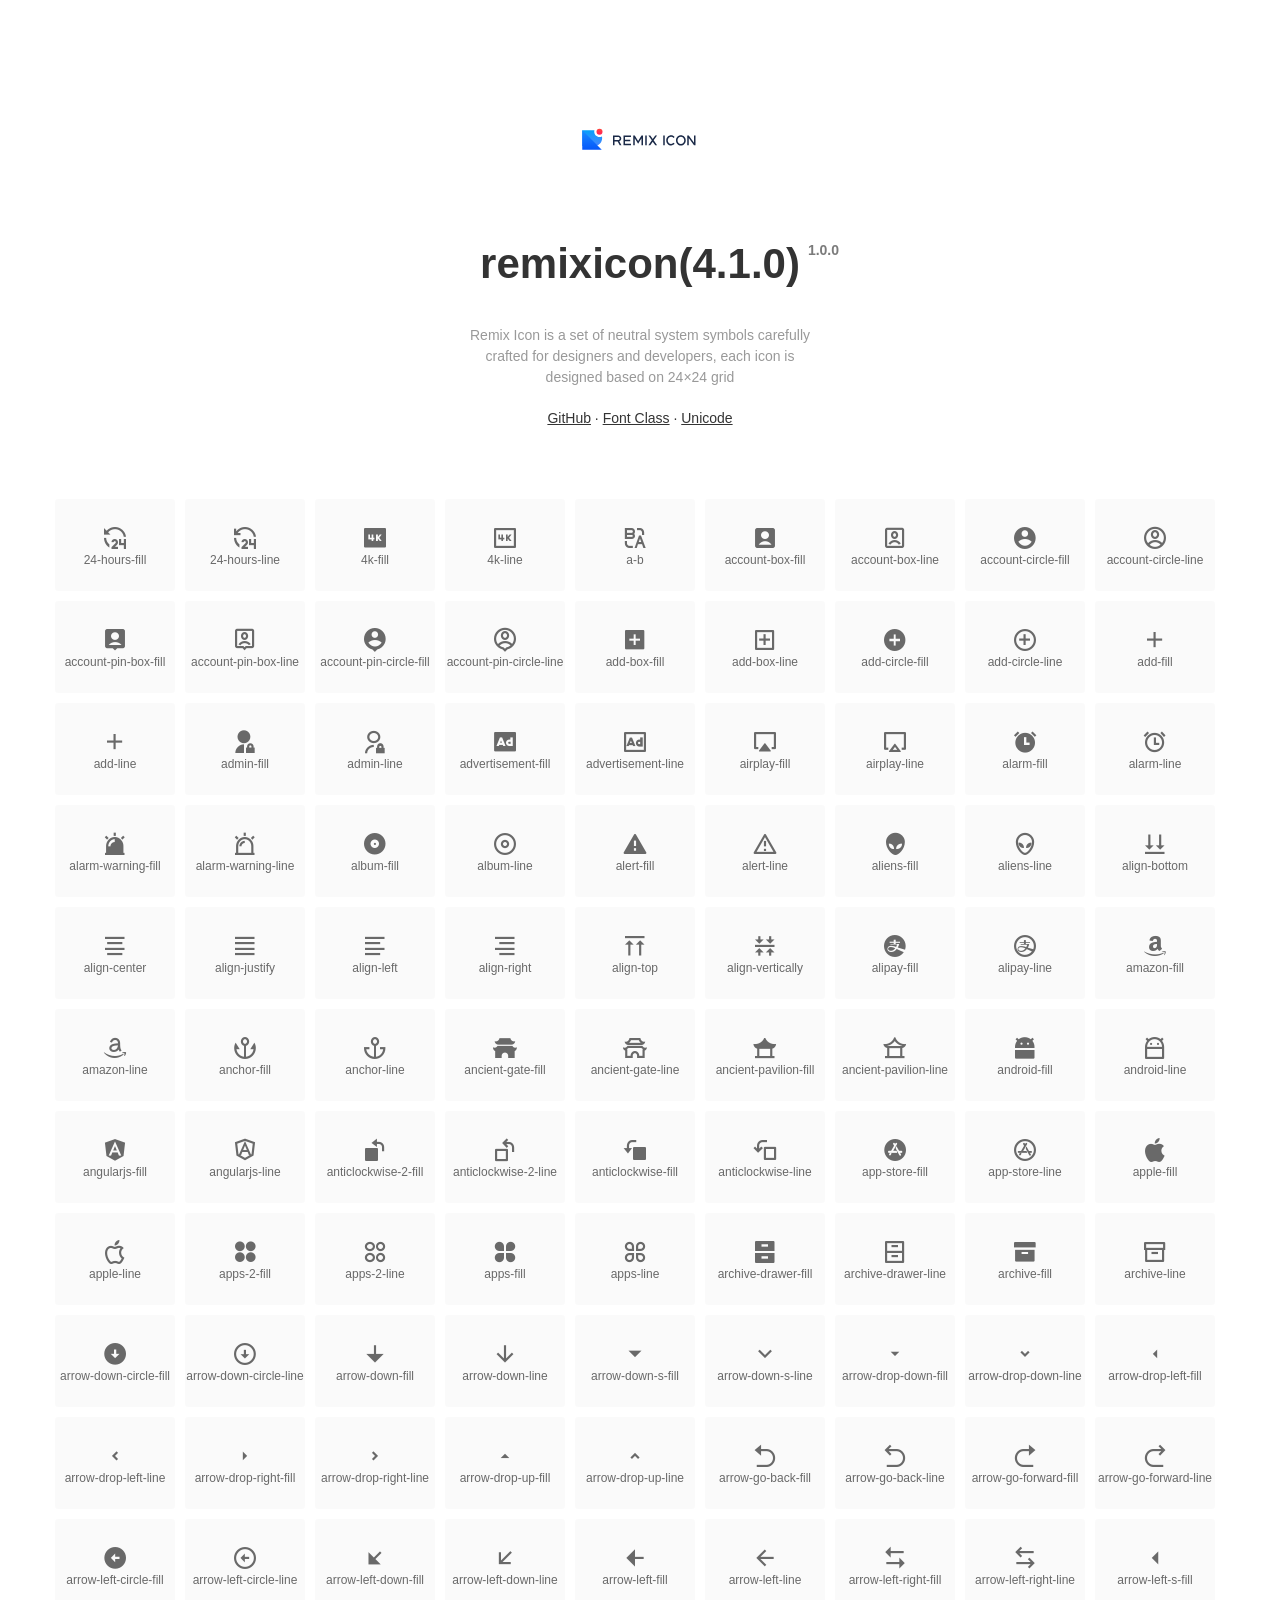
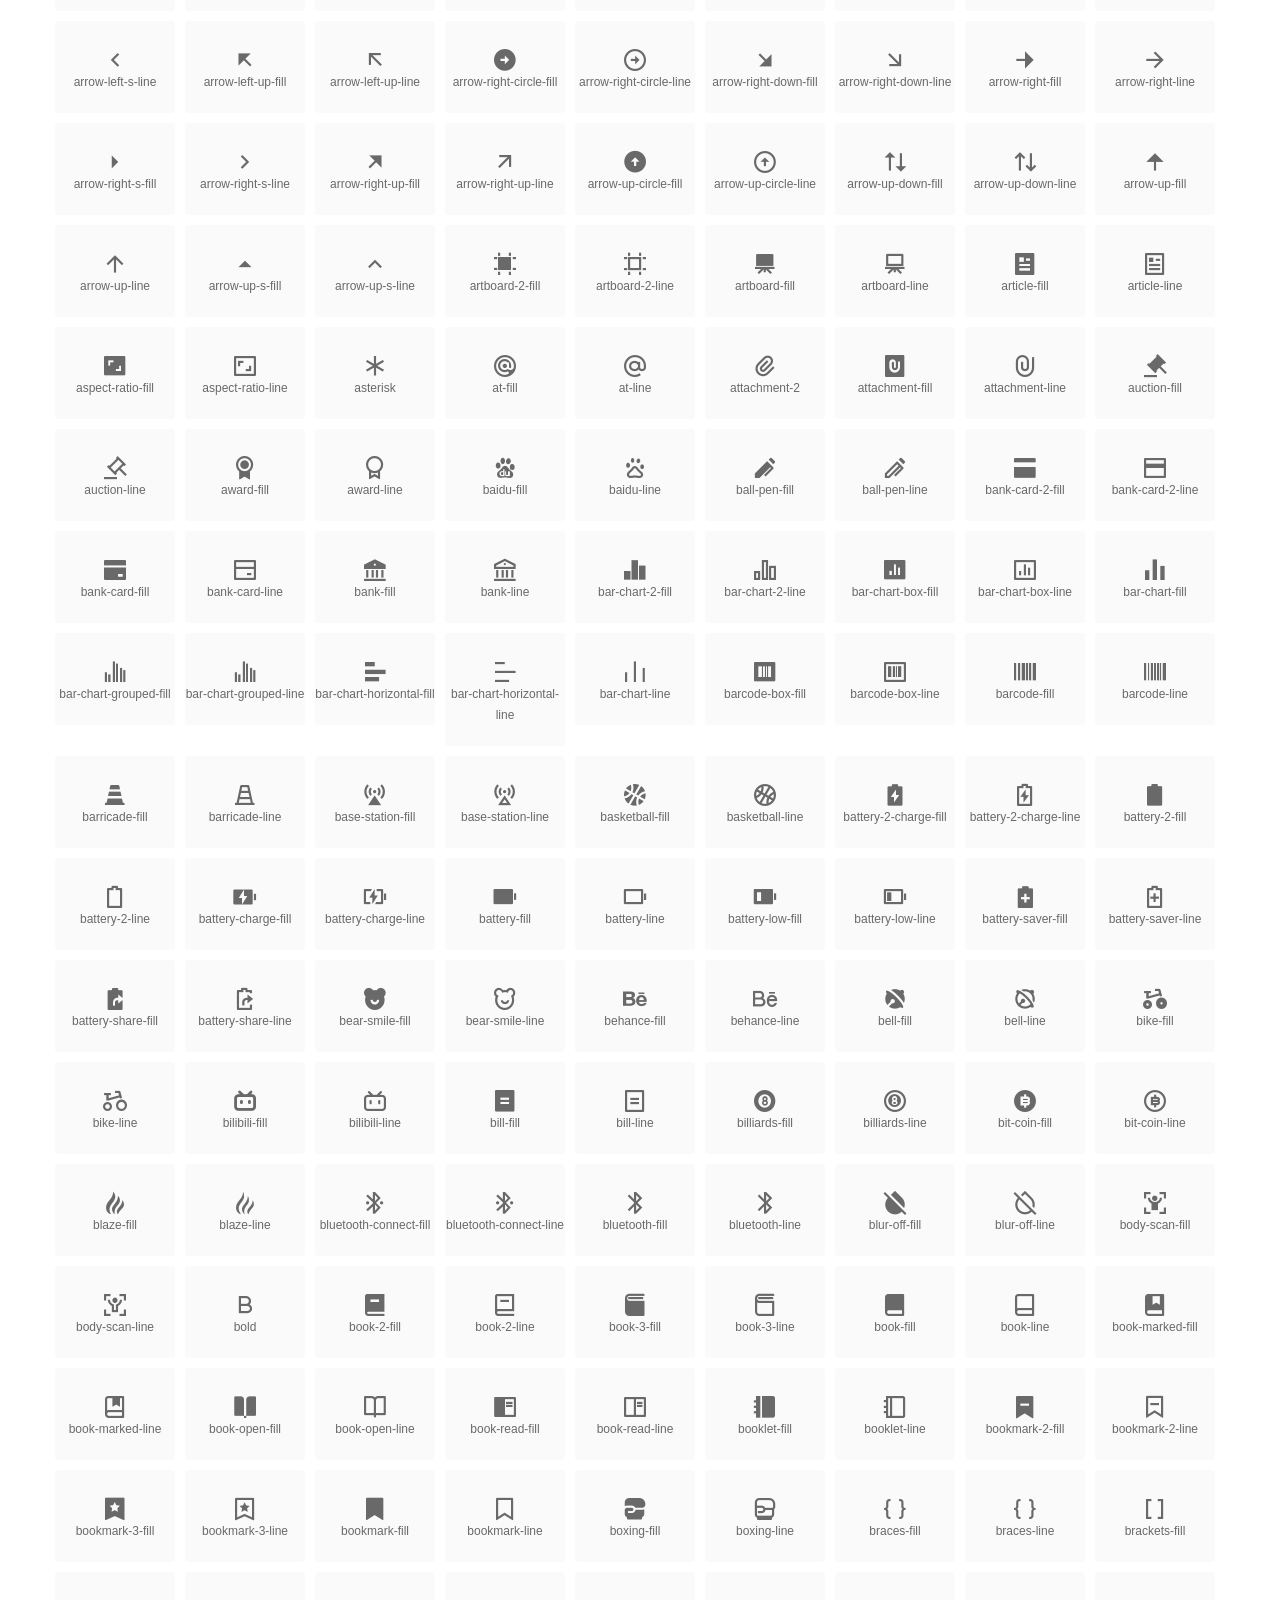
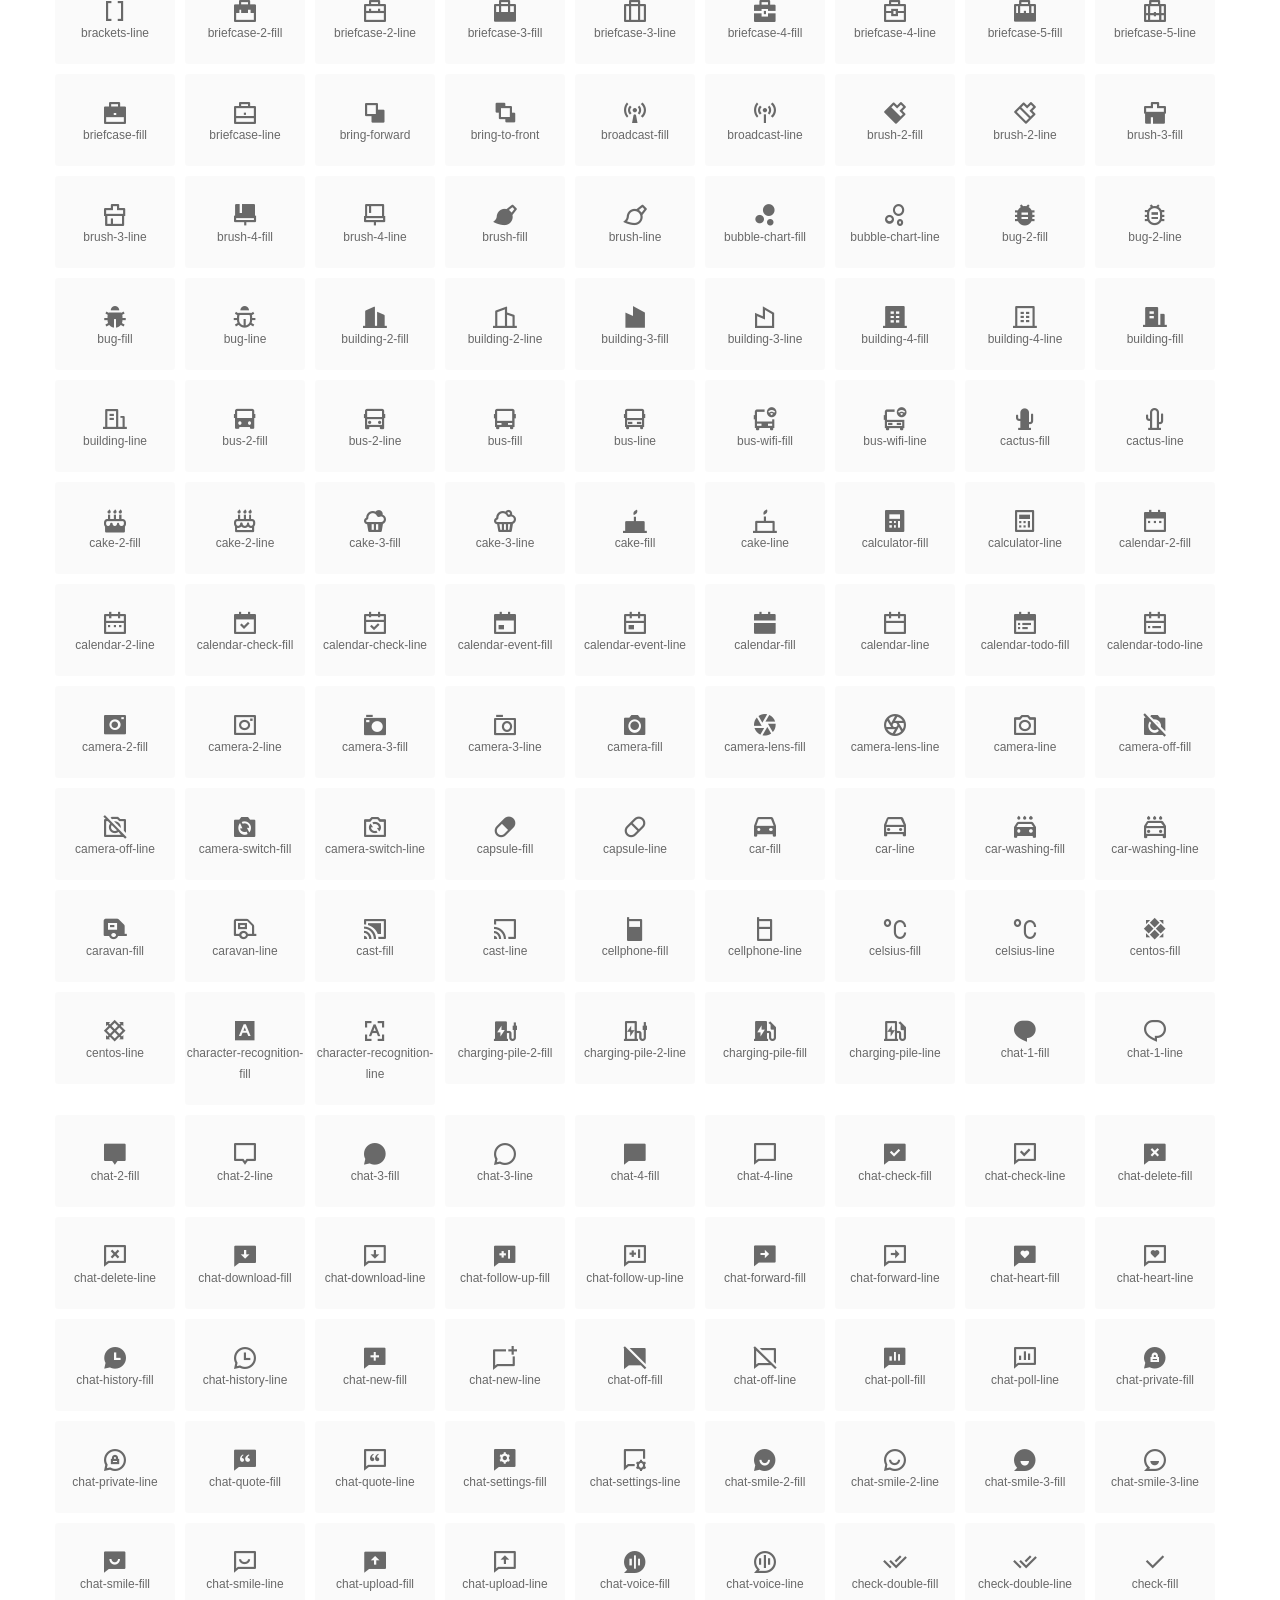
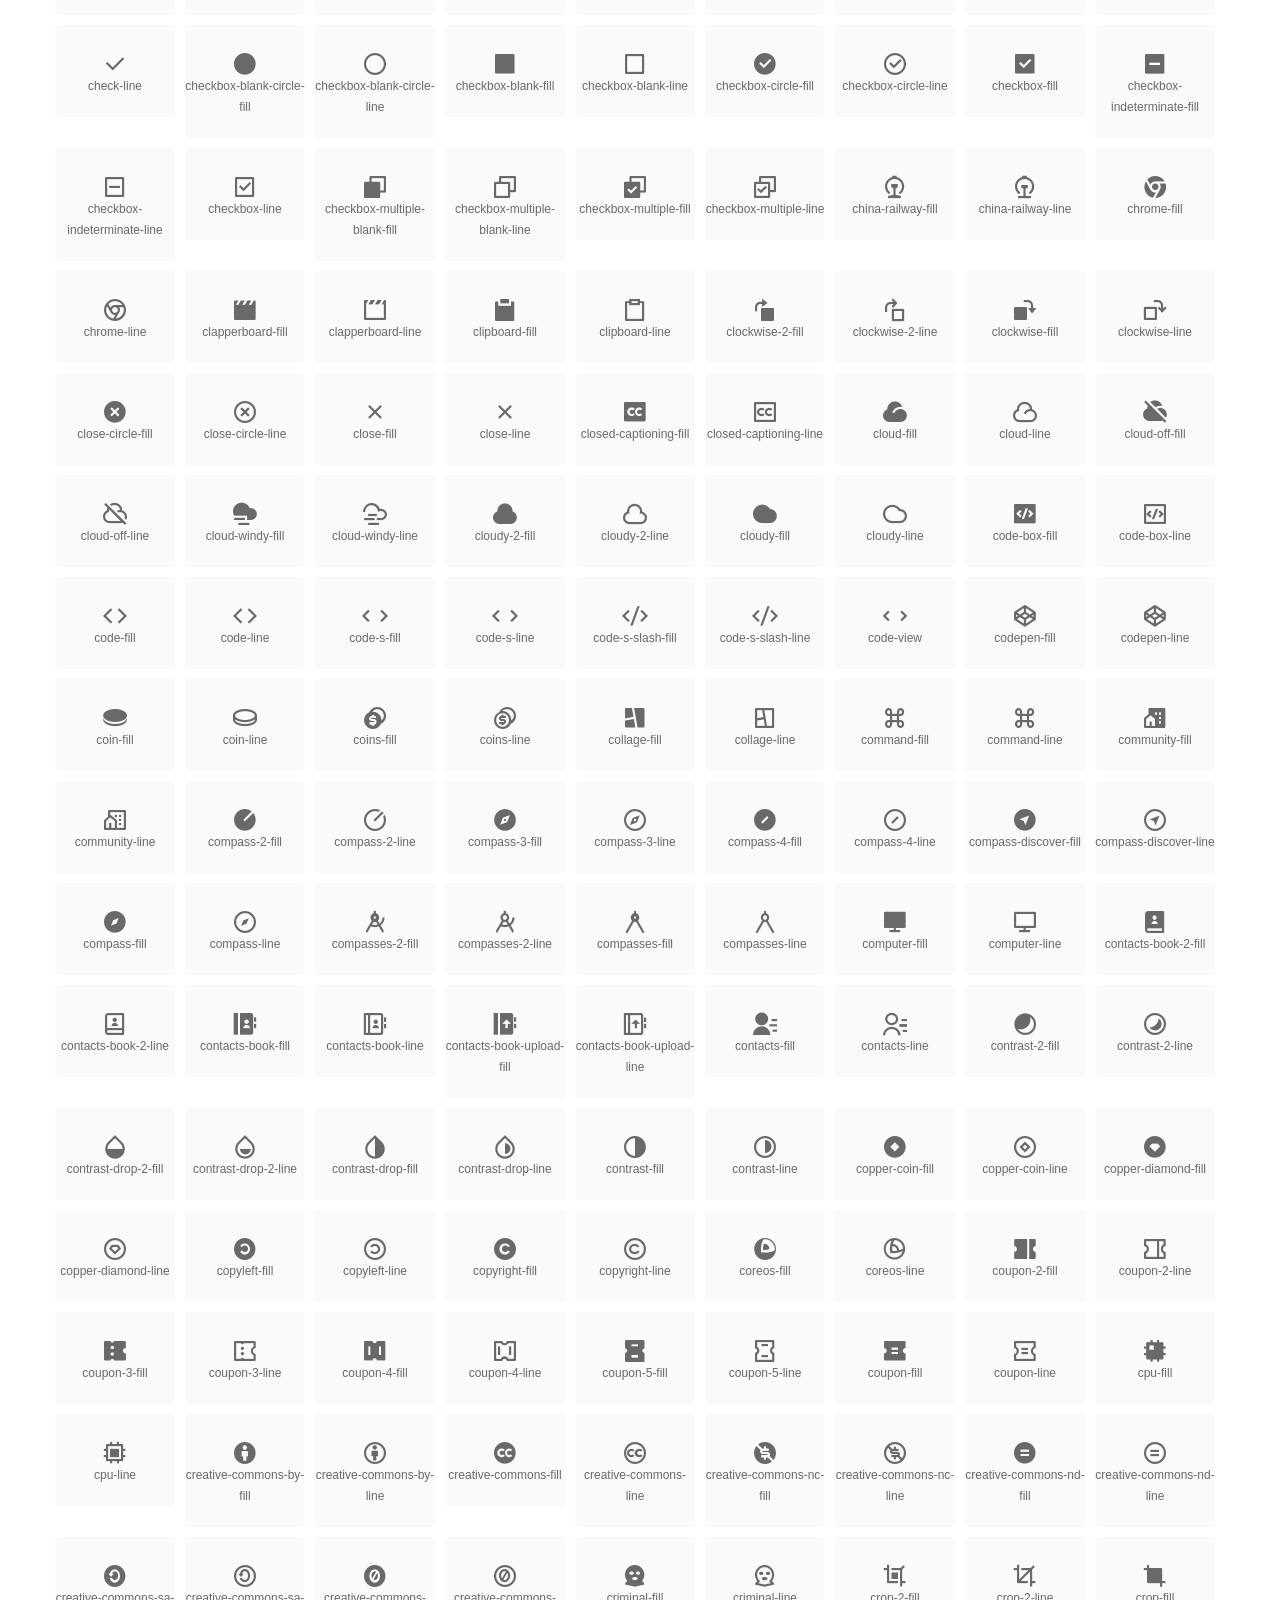
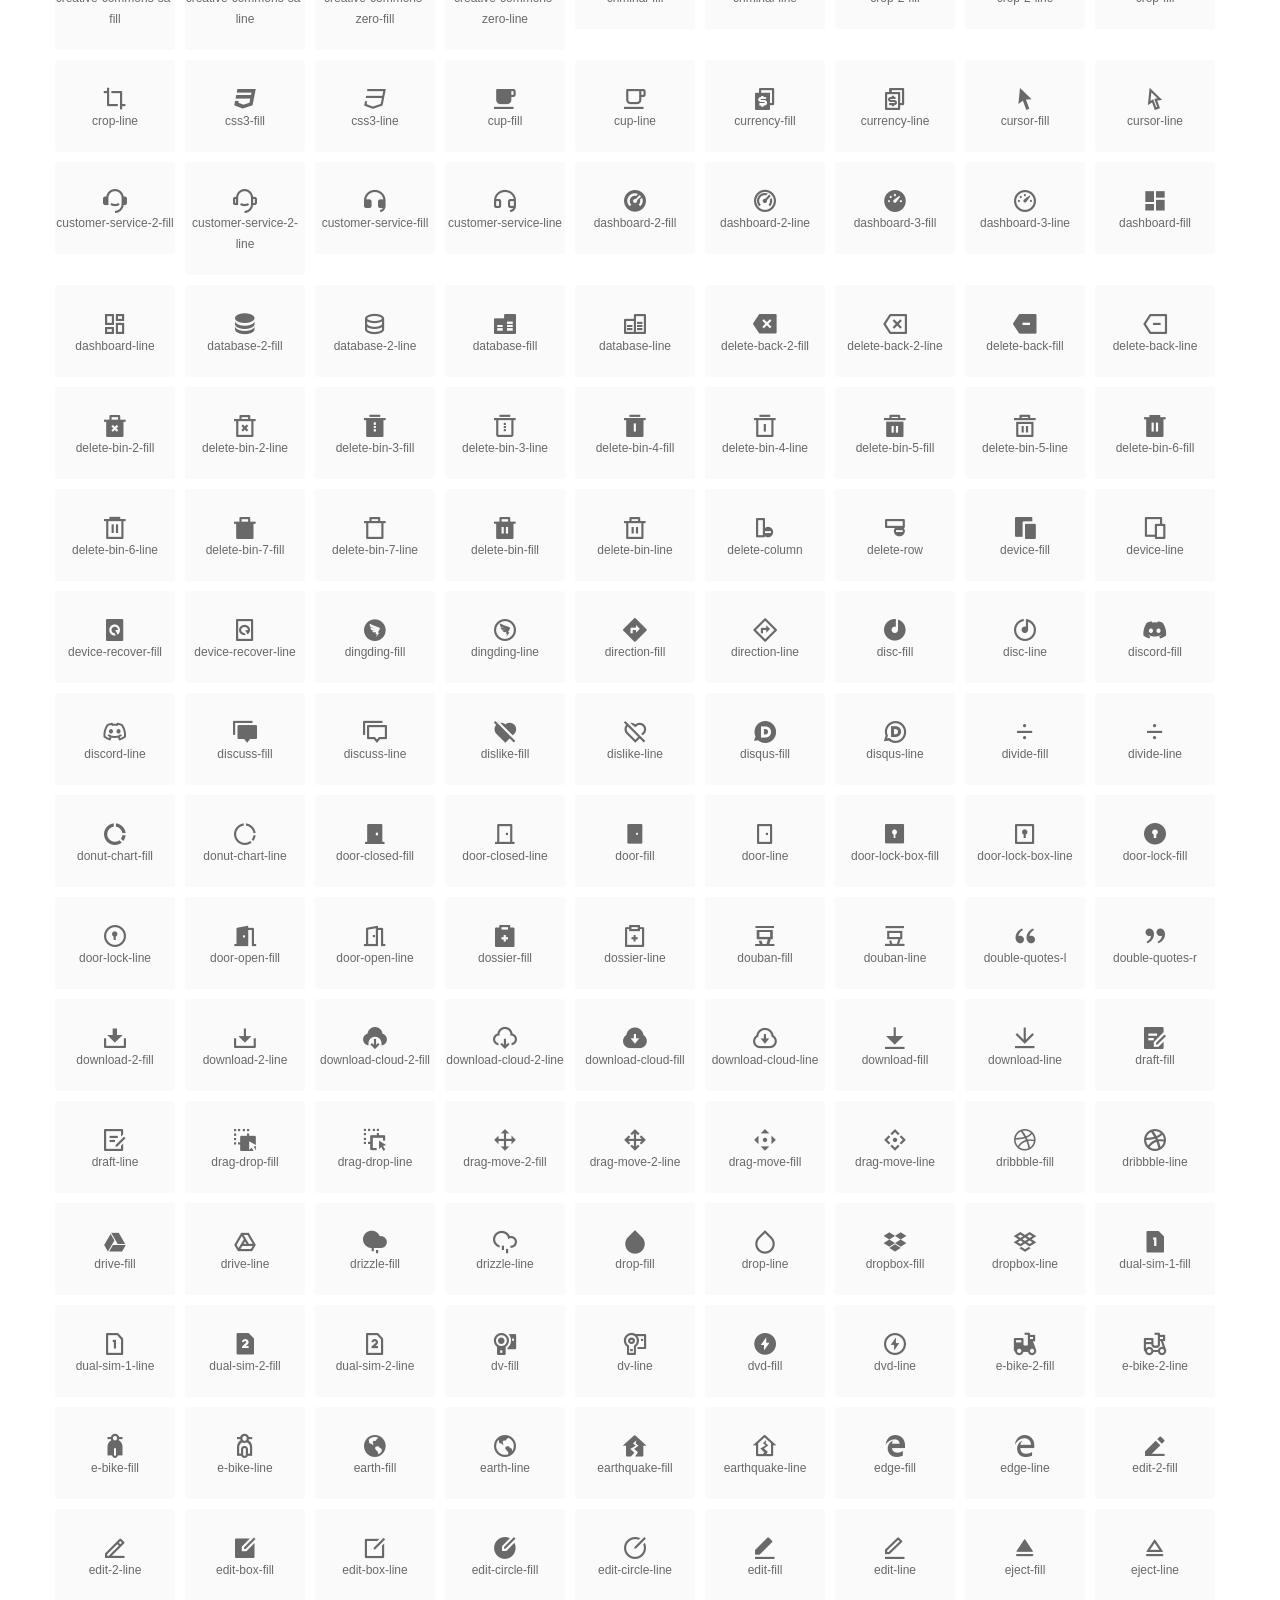
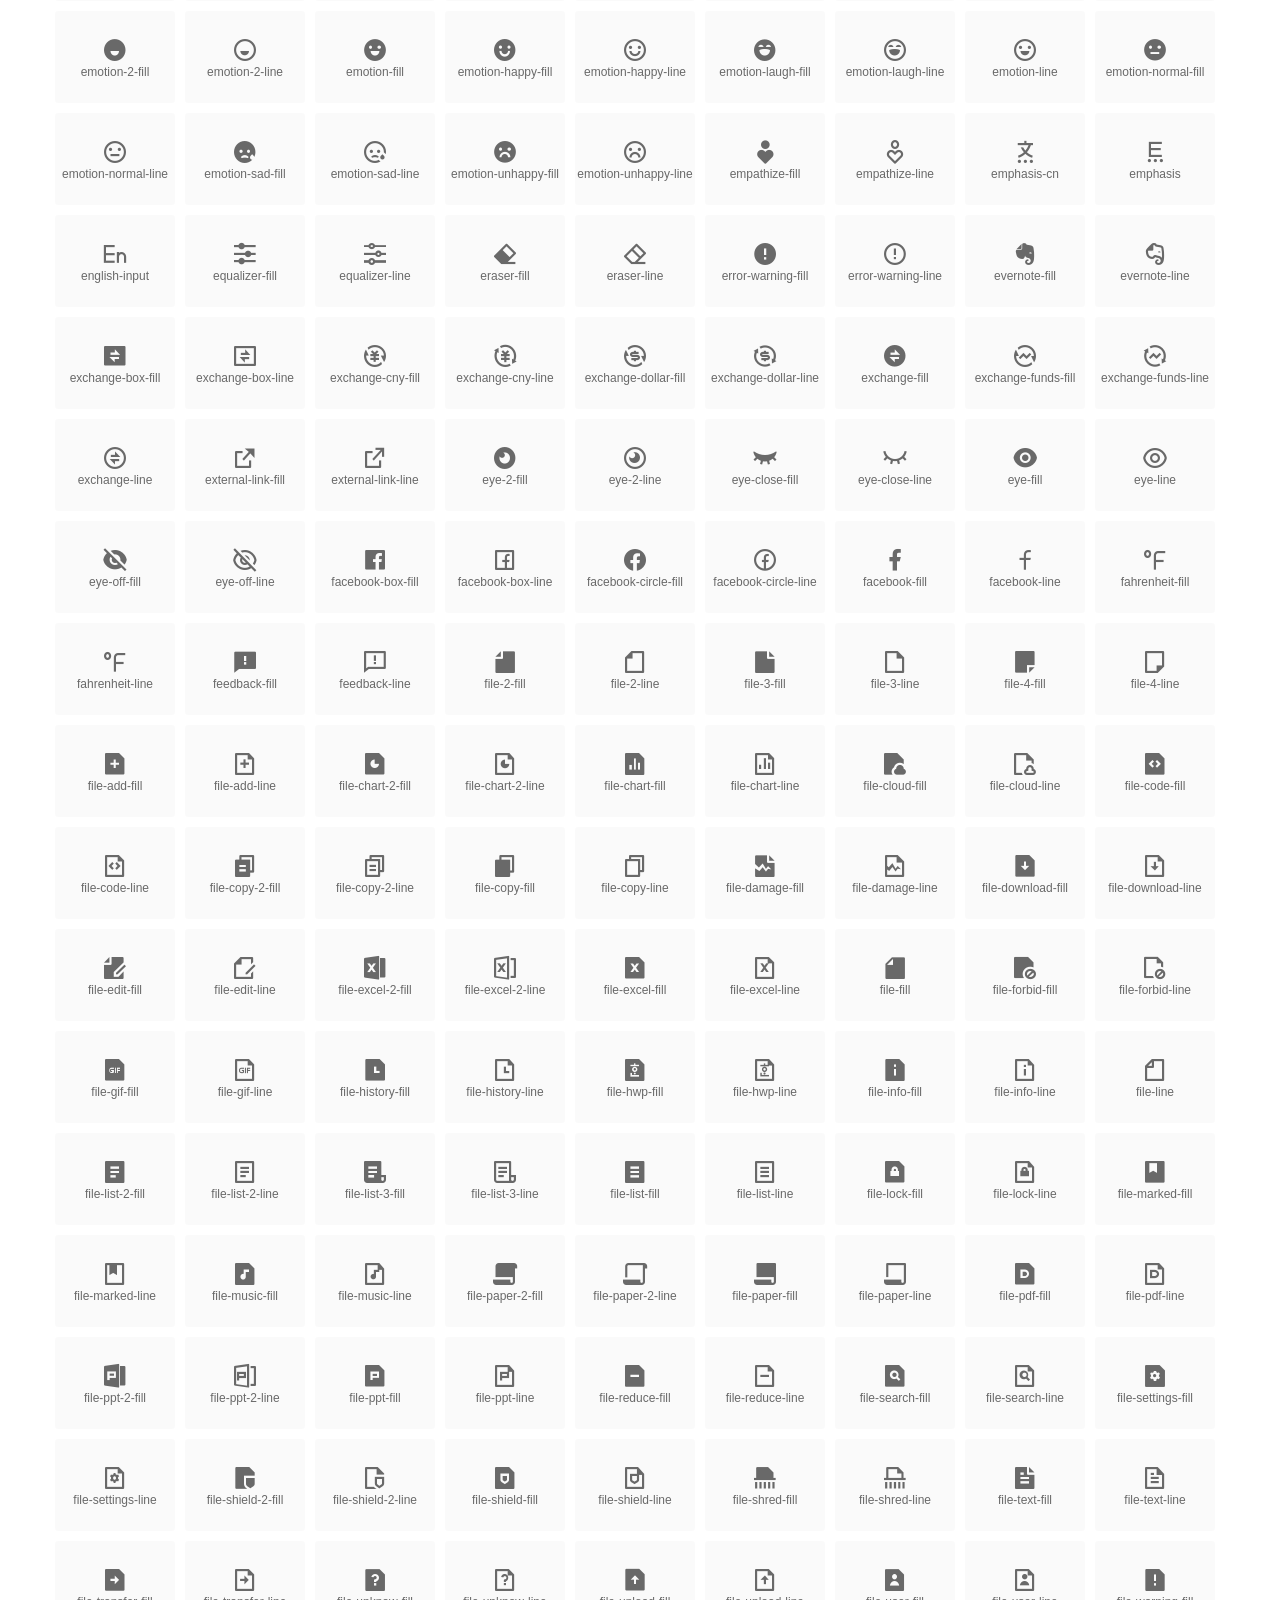
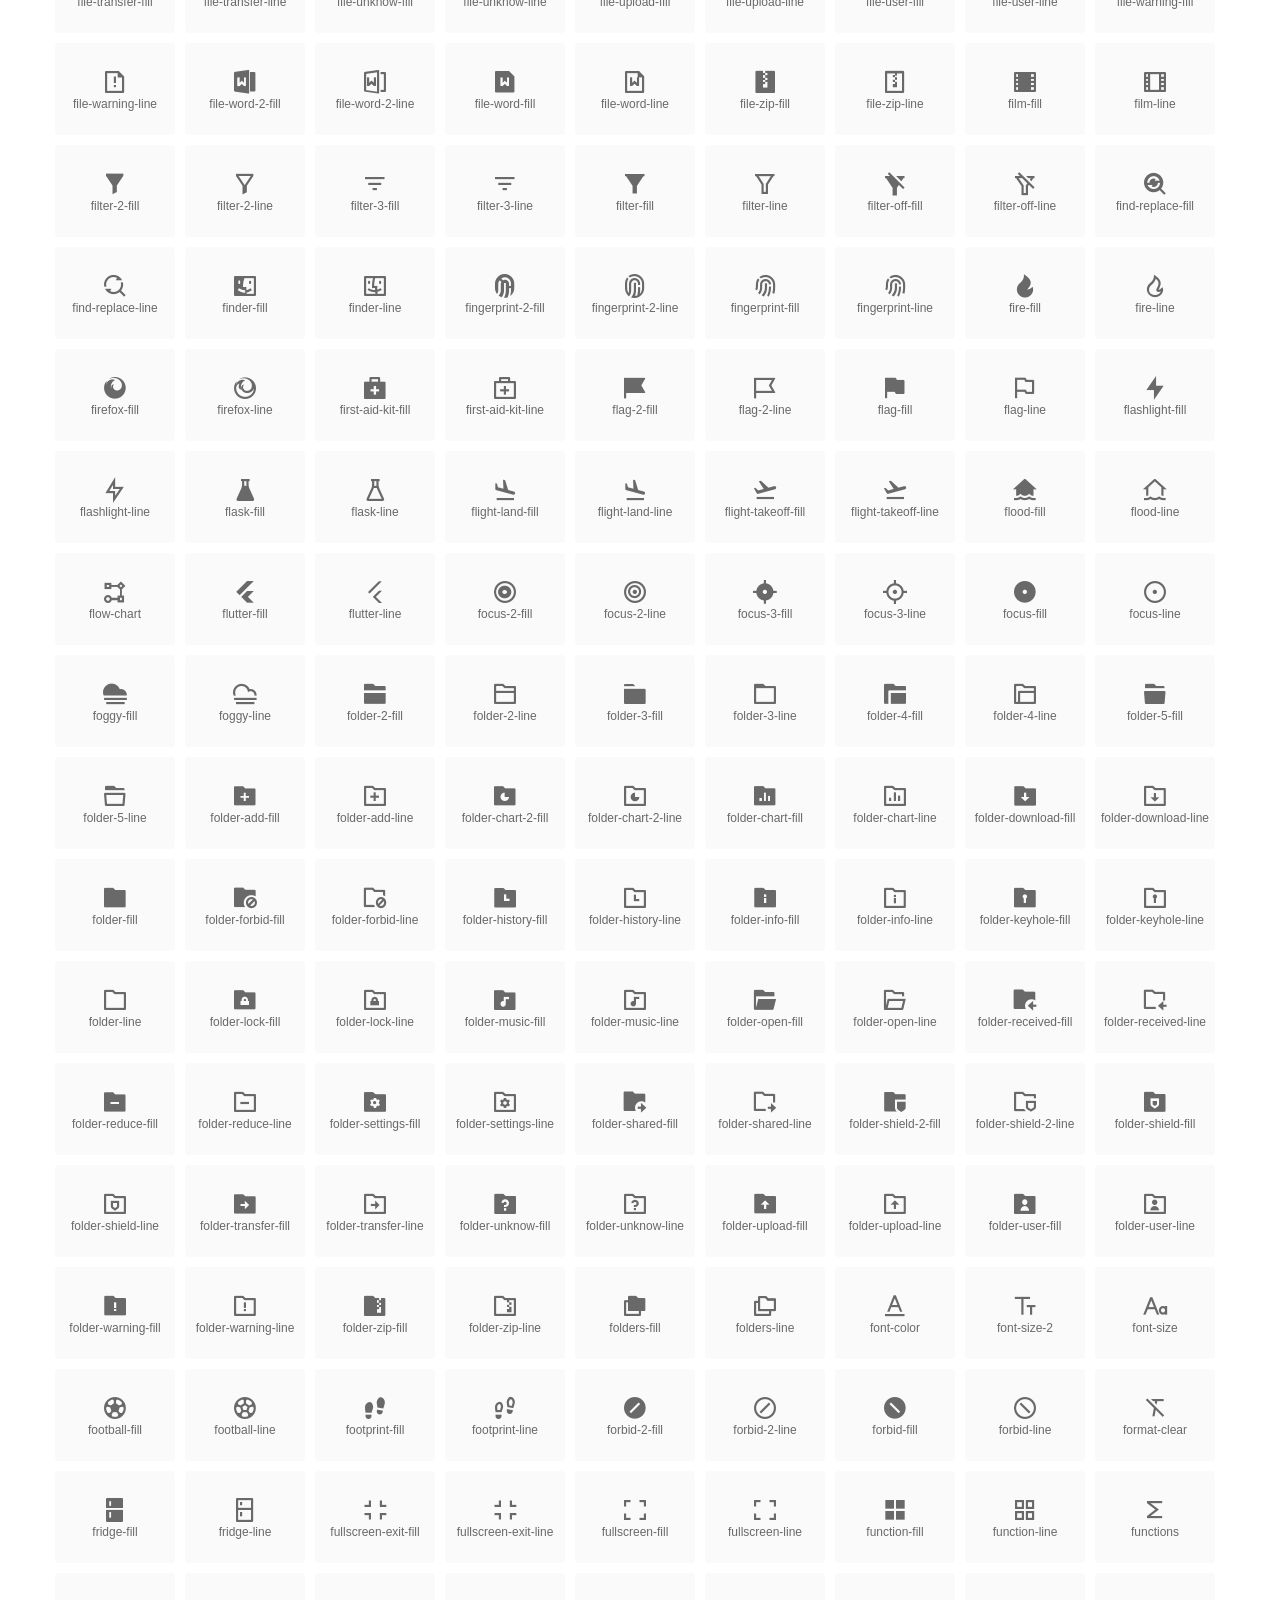
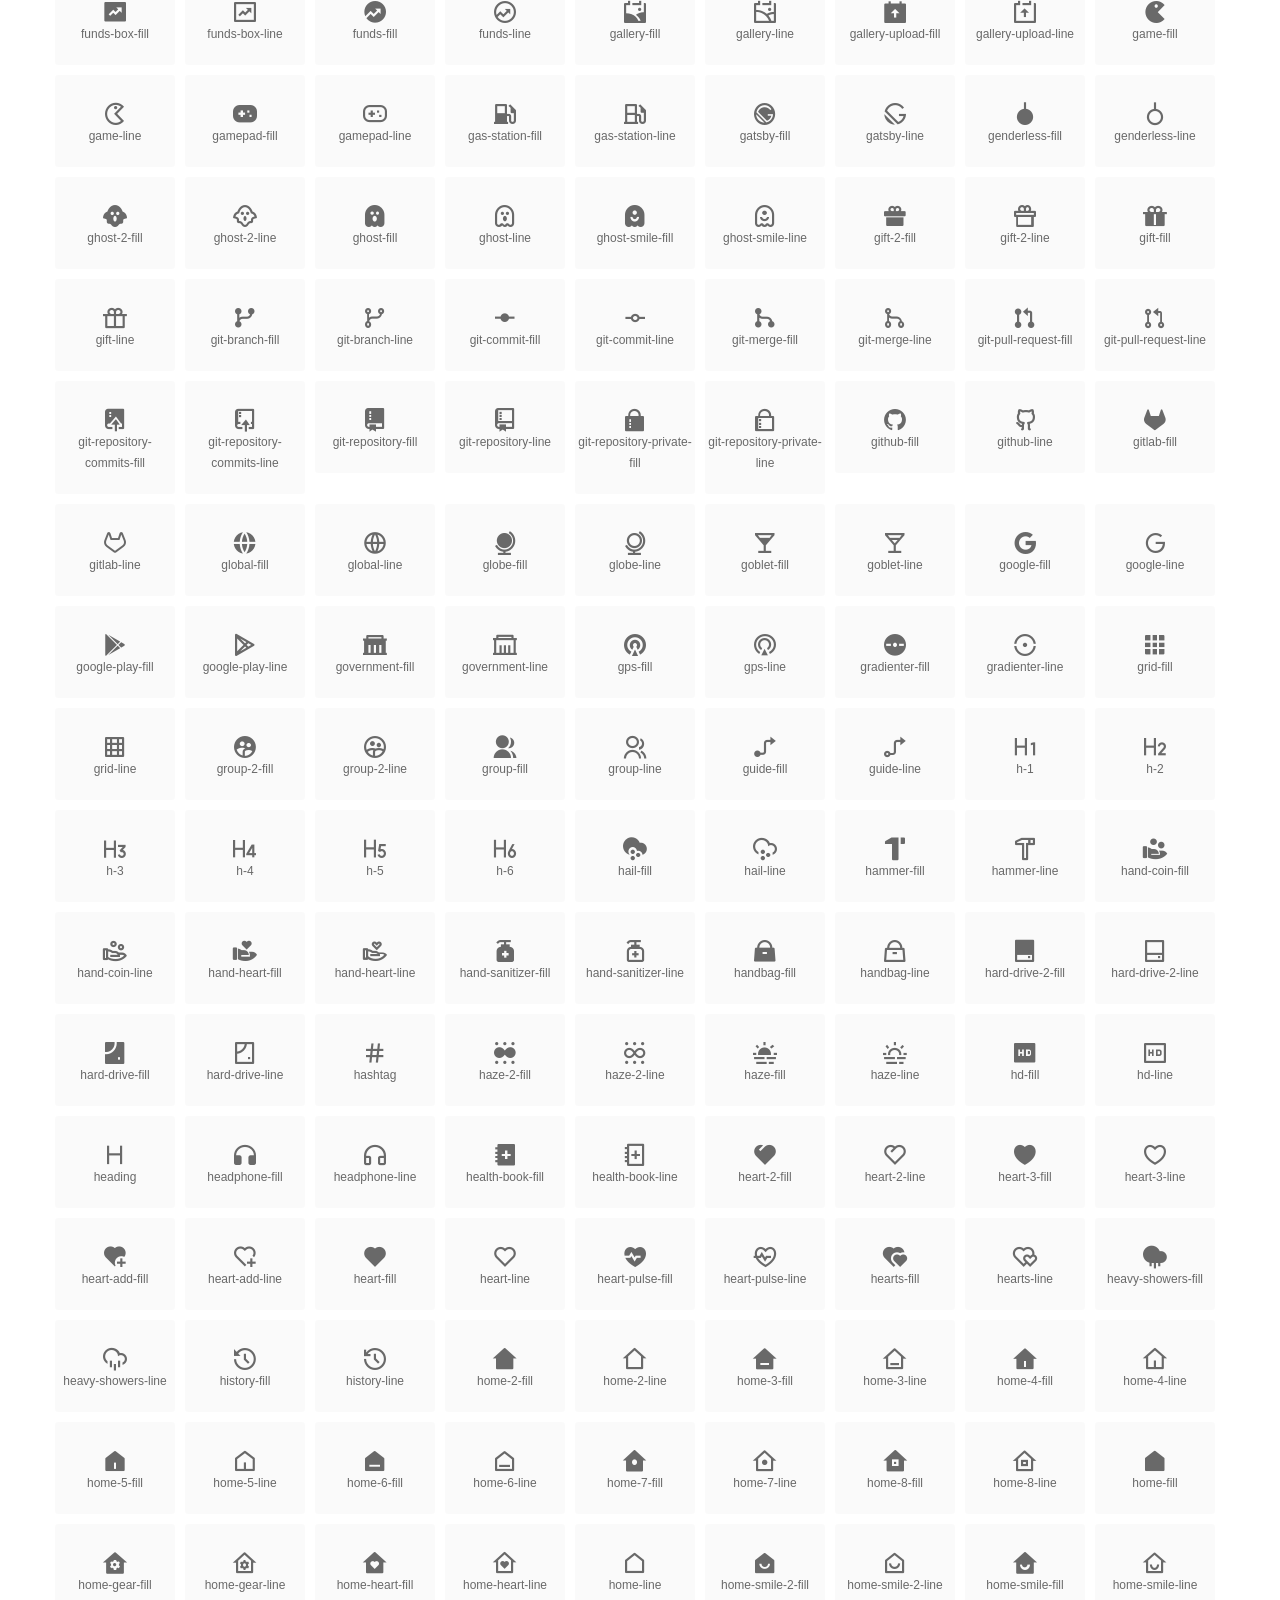
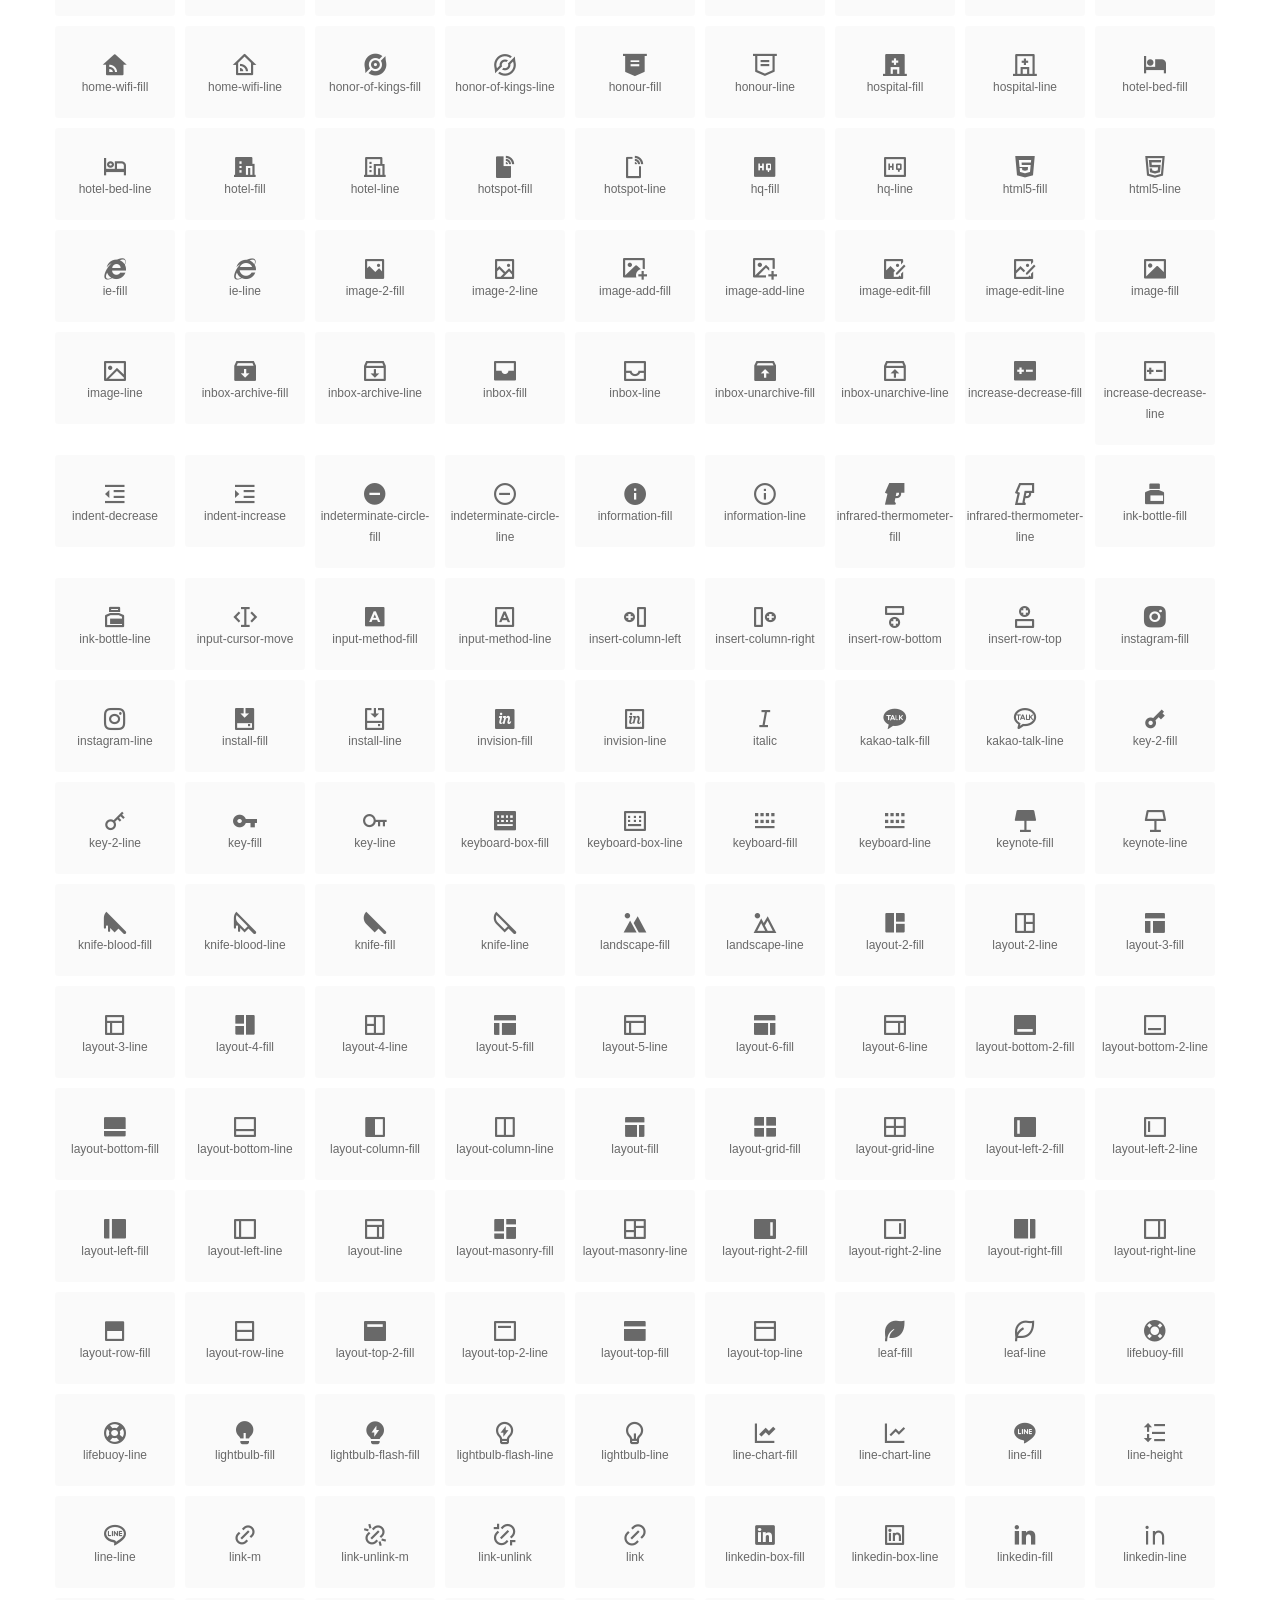
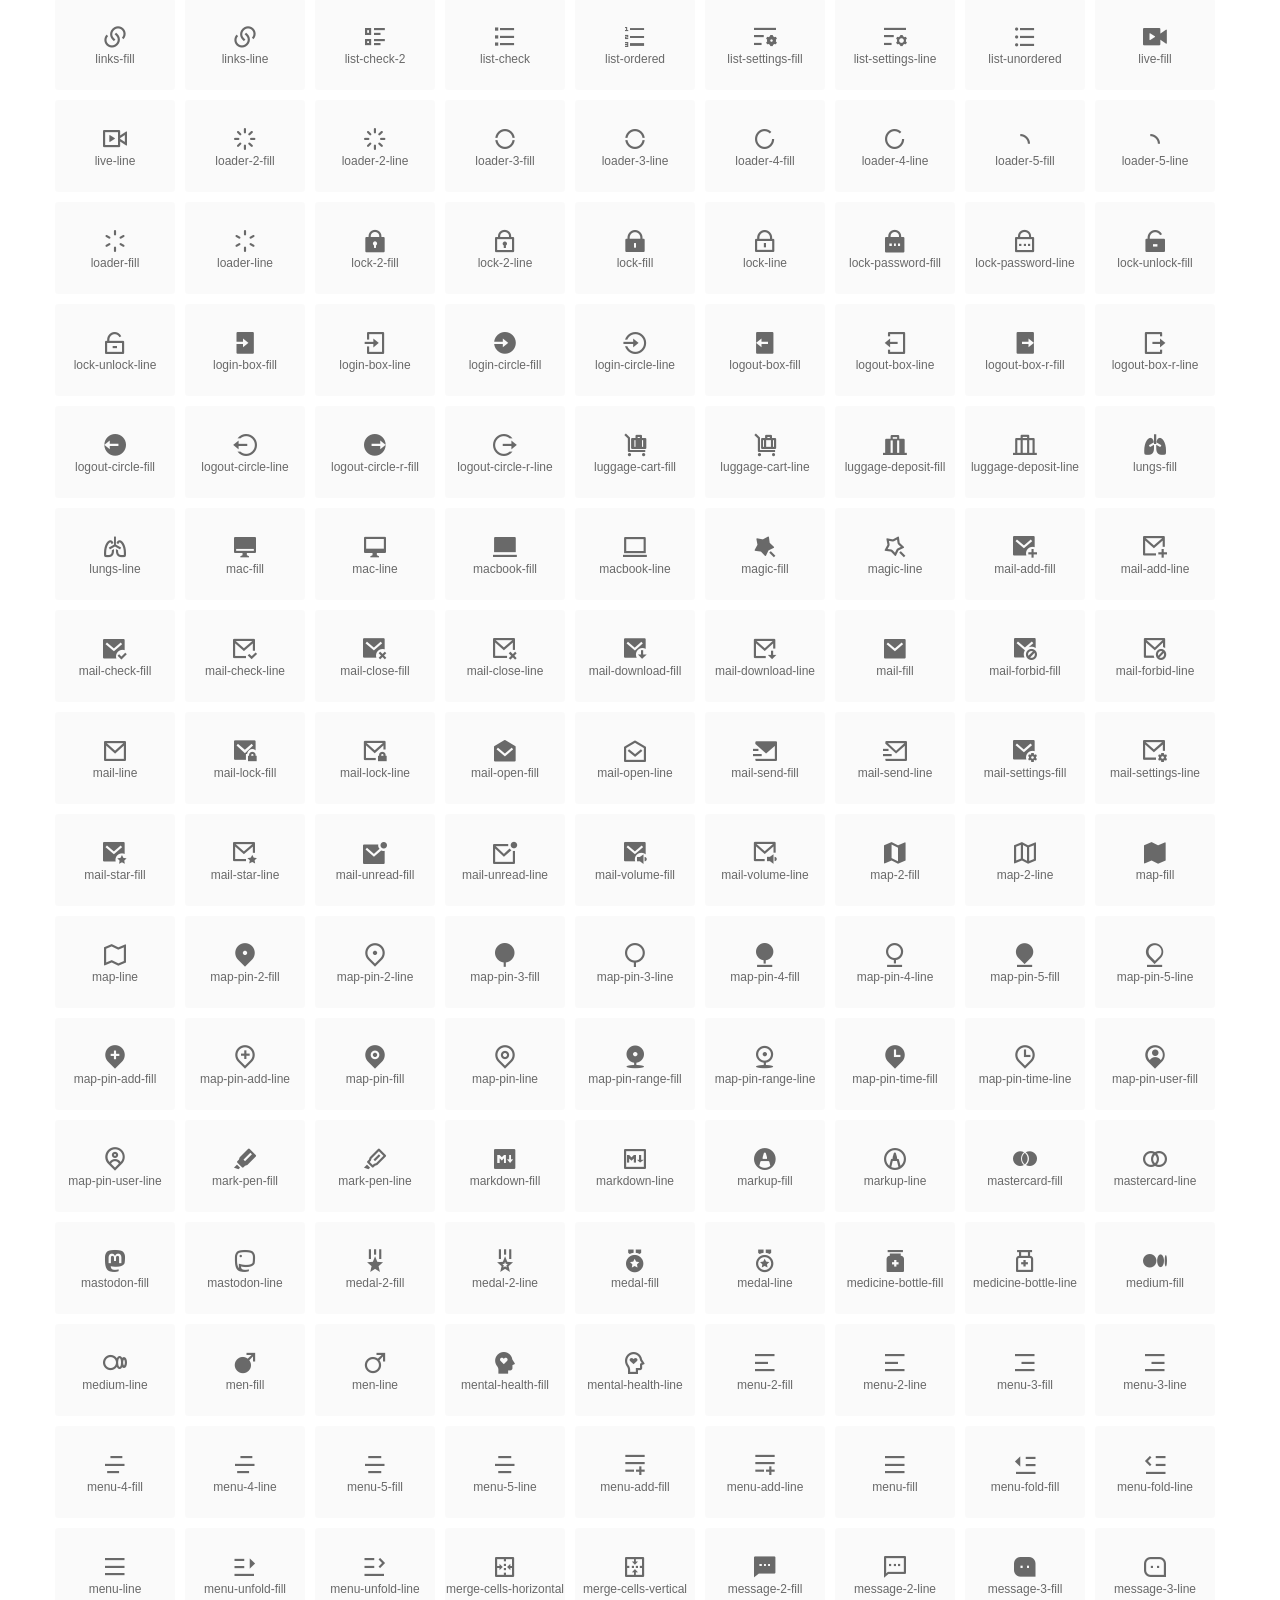
<file: css/fonts/index.html>
<!DOCTYPE html>
<html lang="en">
<head>
  <meta charset="UTF-8">
  <title>remixicon(4.1.0)</title>
  <meta name="viewport" content="width=device-width,minimum-scale=1.0,maximum-scale=1.0,user-scalable=no">
   
  <meta name="description" content="Remix Icon is a set of neutral system symbols carefully crafted for designers and developers, each icon is designed based on 24×24 grid">
   
  <meta name="keywords" content="remixicon,TTF,EOT,WOFF,WOFF2,SVG">
  
  
  
  <link rel="stylesheet" href="remixicon.css" />
  
  <style>
    *{margin: 0;padding: 0;list-style: none;}
    body { color: #696969; font: 12px/1.5 tahoma, arial, \5b8b\4f53, sans-serif; }
    a { color: #333; text-decoration: underline; }
    a:hover { color: rgb(9, 73, 209); }
    .header { color: #333; text-align: center; padding: 80px 0 60px 0; min-height: 153px; font-size: 14px; }
    .header .logo svg { height: 120px; width: 120px; }
    .header h1 { font-size: 42px; padding: 26px 0 10px 0; }
    .header sup {font-size: 14px; margin: 8px 0 0 8px; position: absolute; color: #7b7b7b; }
    .info {
      color: #999;
      font-weight: normal;
      max-width: 346px;
      margin: 0 auto;
      padding: 20px 0;
      font-size: 14px;
    }

    .icons { max-width: 1190px; margin: 0 auto; }
    .icons ul { text-align: center; }
    .icons ul li {
      vertical-align: top;
      width: 120px;
      display: inline-block;
      text-align: center;
      background-color: rgba(0,0,0,.02);
      border-radius: 3px;
      padding: 29px 0 10px 0;
      margin-right: 10px;
      margin-top: 10px;
      transition: all 0.6s ease;
    }
    .icons ul li:hover { background-color: rgba(0,0,0,.06); }
    .icons ul li:hover span { color: #3c75e4; opacity: 1; }
    .icons ul li .unicode { color: #8c8c8c; opacity: 0.3; }
    .icons ul li h4 {
      font-weight: normal;
      padding: 10px 0 5px 0;
      display: block;
      color: #8c8c8c;
      font-size: 14px;
      line-height: 12px;
      opacity: 0.8;
    }
    .icons ul li:hover h4 { opacity: 1; }
    .icons ul li svg { width: 24px; height: 24px; }
    .icons ul li:hover { color: #3c75e4; }
    .footer { text-align: center; padding: 10px 0 90px 0; }
    .footer a { text-align: center; padding: 10px 0 90px 0; color: #696969;}
    .footer a:hover { color: #0949d1; }
    .links { text-align: center; padding: 50px 0 0 0; font-size: 14px; }
    
    .icons ul li.class-icon { font-size: 21px; line-height: 21px; padding-bottom: 20px; }
    .icons ul li.class-icon p{ font-size: 12px; }
    .icons ul li.class-icon [class^="ri-"]{ font-size: 26px; }
    
    
    
  </style>
  
</head>

<body>
  
  <div class="header">
    
    <div class="logo">
      <a href="./"><svg width="160" height="32" viewBox="0 0 160 32" fill="none" xmlns="http://www.w3.org/2000/svg">
<path d="M121.5 9.80005C123.33 9.80005 124.984 10.5797 126.165 11.8344L124.75 13.2496C123.929 12.3549 122.773 11.8 121.5 11.8C119.029 11.8 117 13.891 117 16.5C117 19.1091 119.029 21.2 121.5 21.2C122.773 21.2 123.929 20.6452 124.75 19.7505L126.165 21.1657C124.984 22.4204 123.33 23.2 121.5 23.2C117.91 23.2 115 20.2004 115 16.5C115 12.7997 117.91 9.80005 121.5 9.80005Z" fill="#1A2947"/>
<path d="M113 10V23H111V10H113Z" fill="#1A2947"/>
<path d="M154 23V9.99988H152L152 19.6019L144.997 9.99988L143 10.0039V23H145L145 13.3969L152 23H154Z" fill="#1A2947"/>
<path d="M68 10V12H60V15.5H67V17.5H60V21H68V23H58V10H68Z" fill="#1A2947"/>
<path d="M82 10L77.4999 17.201L73 10H71V23H73V13.775L77.4999 20.975L82 13.773V23H84V10H82Z" fill="#1A2947"/>
<path d="M89 10V23H87V10H89Z" fill="#1A2947"/>
<path d="M96.9999 14.7565L93.6689 9.99951H91.2279L95.7789 16.4995L91.2289 22.9995H93.6689L96.9999 18.2435L100.33 22.9995H102.772L98.2209 16.4995L102.773 9.99951H100.33L96.9999 14.7565Z" fill="#1A2947"/>
<path fill-rule="evenodd" clip-rule="evenodd" d="M141 16.5C141 12.7997 138.09 9.80005 134.5 9.80005C130.91 9.80005 128 12.7997 128 16.5C128 20.2004 130.91 23.2 134.5 23.2C138.09 23.2 141 20.2004 141 16.5ZM130 16.5C130 13.891 132.029 11.8 134.5 11.8C136.971 11.8 139 13.891 139 16.5C139 19.1091 136.971 21.2 134.5 21.2C132.029 21.2 130 19.1091 130 16.5Z" fill="#1A2947"/>
<path fill-rule="evenodd" clip-rule="evenodd" d="M51 10C53.2091 10 55 11.7909 55 14C55 15.7175 53.9176 17.1821 52.3977 17.749L55.1901 22.999H52.9251L50.267 18H46V23H44V10H51ZM46 11.999V15.999L51 16C52.1046 16 53 15.1046 53 14C53 12.8955 52.1 12 51 12L46 11.999Z" fill="#1A2947"/>
<path fill-rule="evenodd" clip-rule="evenodd" d="M19.2887 3.00389C19.1928 3.0013 19.0965 3 19 3H3V24H19C24.799 24 29.5 19.299 29.5 13.5C29.5 12.7108 29.4129 11.942 29.2479 11.2025C28.2772 11.7119 27.1722 12 26 12C22.134 12 19 8.86599 19 5C19 4.30645 19.1009 3.63646 19.2887 3.00389Z" fill="url(#paint0_linear_960_1054)"/>
<g filter="url(#filter0_b_960_1054)">
<path fill-rule="evenodd" clip-rule="evenodd" d="M3 3L29 29H3V3Z" fill="url(#paint1_linear_960_1054)"/>
</g>
<circle cx="26" cy="5" r="4" fill="url(#paint2_linear_960_1054)"/>
<defs>
<filter id="filter0_b_960_1054" x="-2.43656" y="-2.43656" width="36.8731" height="36.8731" filterUnits="userSpaceOnUse" color-interpolation-filters="sRGB">
<feFlood flood-opacity="0" result="BackgroundImageFix"/>
<feGaussianBlur in="BackgroundImage" stdDeviation="2.71828"/>
<feComposite in2="SourceAlpha" operator="in" result="effect1_backgroundBlur_960_1054"/>
<feBlend mode="normal" in="SourceGraphic" in2="effect1_backgroundBlur_960_1054" result="shape"/>
</filter>
<linearGradient id="paint0_linear_960_1054" x1="3" y1="3" x2="3" y2="24" gradientUnits="userSpaceOnUse">
<stop stop-color="#05A0FA"/>
<stop offset="1" stop-color="#4785FF"/>
</linearGradient>
<linearGradient id="paint1_linear_960_1054" x1="3" y1="3" x2="3" y2="29" gradientUnits="userSpaceOnUse">
<stop stop-color="#1A8CFF"/>
<stop offset="1" stop-color="#0557FA"/>
</linearGradient>
<linearGradient id="paint2_linear_960_1054" x1="22" y1="1" x2="22" y2="9" gradientUnits="userSpaceOnUse">
<stop stop-color="#FF463A"/>
<stop offset="1" stop-color="#FF1F5A"/>
</linearGradient>
</defs>
</svg>
</a>
    </div>
    
    <h1>remixicon(4.1.0)<sup>1.0.0</sup></h1>
    <div class="info">
      Remix Icon is a set of neutral system symbols carefully crafted for designers and developers, each icon is designed based on 24×24 grid
    </div>
    <p>
      
      <a href="https://github.com/Remix-Design/remixicon.git">GitHub</a> · 
      
      <a href="index.html">Font Class</a> · 
      
      <a href="unicode.html">Unicode</a>
      
    </p>
  </div>
  <div class="icons">
    <ul>
      <li class="class-icon"><i class="ri-24-hours-fill"></i><p class="name">24-hours-fill</p></li><li class="class-icon"><i class="ri-24-hours-line"></i><p class="name">24-hours-line</p></li><li class="class-icon"><i class="ri-4k-fill"></i><p class="name">4k-fill</p></li><li class="class-icon"><i class="ri-4k-line"></i><p class="name">4k-line</p></li><li class="class-icon"><i class="ri-a-b"></i><p class="name">a-b</p></li><li class="class-icon"><i class="ri-account-box-fill"></i><p class="name">account-box-fill</p></li><li class="class-icon"><i class="ri-account-box-line"></i><p class="name">account-box-line</p></li><li class="class-icon"><i class="ri-account-circle-fill"></i><p class="name">account-circle-fill</p></li><li class="class-icon"><i class="ri-account-circle-line"></i><p class="name">account-circle-line</p></li><li class="class-icon"><i class="ri-account-pin-box-fill"></i><p class="name">account-pin-box-fill</p></li><li class="class-icon"><i class="ri-account-pin-box-line"></i><p class="name">account-pin-box-line</p></li><li class="class-icon"><i class="ri-account-pin-circle-fill"></i><p class="name">account-pin-circle-fill</p></li><li class="class-icon"><i class="ri-account-pin-circle-line"></i><p class="name">account-pin-circle-line</p></li><li class="class-icon"><i class="ri-add-box-fill"></i><p class="name">add-box-fill</p></li><li class="class-icon"><i class="ri-add-box-line"></i><p class="name">add-box-line</p></li><li class="class-icon"><i class="ri-add-circle-fill"></i><p class="name">add-circle-fill</p></li><li class="class-icon"><i class="ri-add-circle-line"></i><p class="name">add-circle-line</p></li><li class="class-icon"><i class="ri-add-fill"></i><p class="name">add-fill</p></li><li class="class-icon"><i class="ri-add-line"></i><p class="name">add-line</p></li><li class="class-icon"><i class="ri-admin-fill"></i><p class="name">admin-fill</p></li><li class="class-icon"><i class="ri-admin-line"></i><p class="name">admin-line</p></li><li class="class-icon"><i class="ri-advertisement-fill"></i><p class="name">advertisement-fill</p></li><li class="class-icon"><i class="ri-advertisement-line"></i><p class="name">advertisement-line</p></li><li class="class-icon"><i class="ri-airplay-fill"></i><p class="name">airplay-fill</p></li><li class="class-icon"><i class="ri-airplay-line"></i><p class="name">airplay-line</p></li><li class="class-icon"><i class="ri-alarm-fill"></i><p class="name">alarm-fill</p></li><li class="class-icon"><i class="ri-alarm-line"></i><p class="name">alarm-line</p></li><li class="class-icon"><i class="ri-alarm-warning-fill"></i><p class="name">alarm-warning-fill</p></li><li class="class-icon"><i class="ri-alarm-warning-line"></i><p class="name">alarm-warning-line</p></li><li class="class-icon"><i class="ri-album-fill"></i><p class="name">album-fill</p></li><li class="class-icon"><i class="ri-album-line"></i><p class="name">album-line</p></li><li class="class-icon"><i class="ri-alert-fill"></i><p class="name">alert-fill</p></li><li class="class-icon"><i class="ri-alert-line"></i><p class="name">alert-line</p></li><li class="class-icon"><i class="ri-aliens-fill"></i><p class="name">aliens-fill</p></li><li class="class-icon"><i class="ri-aliens-line"></i><p class="name">aliens-line</p></li><li class="class-icon"><i class="ri-align-bottom"></i><p class="name">align-bottom</p></li><li class="class-icon"><i class="ri-align-center"></i><p class="name">align-center</p></li><li class="class-icon"><i class="ri-align-justify"></i><p class="name">align-justify</p></li><li class="class-icon"><i class="ri-align-left"></i><p class="name">align-left</p></li><li class="class-icon"><i class="ri-align-right"></i><p class="name">align-right</p></li><li class="class-icon"><i class="ri-align-top"></i><p class="name">align-top</p></li><li class="class-icon"><i class="ri-align-vertically"></i><p class="name">align-vertically</p></li><li class="class-icon"><i class="ri-alipay-fill"></i><p class="name">alipay-fill</p></li><li class="class-icon"><i class="ri-alipay-line"></i><p class="name">alipay-line</p></li><li class="class-icon"><i class="ri-amazon-fill"></i><p class="name">amazon-fill</p></li><li class="class-icon"><i class="ri-amazon-line"></i><p class="name">amazon-line</p></li><li class="class-icon"><i class="ri-anchor-fill"></i><p class="name">anchor-fill</p></li><li class="class-icon"><i class="ri-anchor-line"></i><p class="name">anchor-line</p></li><li class="class-icon"><i class="ri-ancient-gate-fill"></i><p class="name">ancient-gate-fill</p></li><li class="class-icon"><i class="ri-ancient-gate-line"></i><p class="name">ancient-gate-line</p></li><li class="class-icon"><i class="ri-ancient-pavilion-fill"></i><p class="name">ancient-pavilion-fill</p></li><li class="class-icon"><i class="ri-ancient-pavilion-line"></i><p class="name">ancient-pavilion-line</p></li><li class="class-icon"><i class="ri-android-fill"></i><p class="name">android-fill</p></li><li class="class-icon"><i class="ri-android-line"></i><p class="name">android-line</p></li><li class="class-icon"><i class="ri-angularjs-fill"></i><p class="name">angularjs-fill</p></li><li class="class-icon"><i class="ri-angularjs-line"></i><p class="name">angularjs-line</p></li><li class="class-icon"><i class="ri-anticlockwise-2-fill"></i><p class="name">anticlockwise-2-fill</p></li><li class="class-icon"><i class="ri-anticlockwise-2-line"></i><p class="name">anticlockwise-2-line</p></li><li class="class-icon"><i class="ri-anticlockwise-fill"></i><p class="name">anticlockwise-fill</p></li><li class="class-icon"><i class="ri-anticlockwise-line"></i><p class="name">anticlockwise-line</p></li><li class="class-icon"><i class="ri-app-store-fill"></i><p class="name">app-store-fill</p></li><li class="class-icon"><i class="ri-app-store-line"></i><p class="name">app-store-line</p></li><li class="class-icon"><i class="ri-apple-fill"></i><p class="name">apple-fill</p></li><li class="class-icon"><i class="ri-apple-line"></i><p class="name">apple-line</p></li><li class="class-icon"><i class="ri-apps-2-fill"></i><p class="name">apps-2-fill</p></li><li class="class-icon"><i class="ri-apps-2-line"></i><p class="name">apps-2-line</p></li><li class="class-icon"><i class="ri-apps-fill"></i><p class="name">apps-fill</p></li><li class="class-icon"><i class="ri-apps-line"></i><p class="name">apps-line</p></li><li class="class-icon"><i class="ri-archive-drawer-fill"></i><p class="name">archive-drawer-fill</p></li><li class="class-icon"><i class="ri-archive-drawer-line"></i><p class="name">archive-drawer-line</p></li><li class="class-icon"><i class="ri-archive-fill"></i><p class="name">archive-fill</p></li><li class="class-icon"><i class="ri-archive-line"></i><p class="name">archive-line</p></li><li class="class-icon"><i class="ri-arrow-down-circle-fill"></i><p class="name">arrow-down-circle-fill</p></li><li class="class-icon"><i class="ri-arrow-down-circle-line"></i><p class="name">arrow-down-circle-line</p></li><li class="class-icon"><i class="ri-arrow-down-fill"></i><p class="name">arrow-down-fill</p></li><li class="class-icon"><i class="ri-arrow-down-line"></i><p class="name">arrow-down-line</p></li><li class="class-icon"><i class="ri-arrow-down-s-fill"></i><p class="name">arrow-down-s-fill</p></li><li class="class-icon"><i class="ri-arrow-down-s-line"></i><p class="name">arrow-down-s-line</p></li><li class="class-icon"><i class="ri-arrow-drop-down-fill"></i><p class="name">arrow-drop-down-fill</p></li><li class="class-icon"><i class="ri-arrow-drop-down-line"></i><p class="name">arrow-drop-down-line</p></li><li class="class-icon"><i class="ri-arrow-drop-left-fill"></i><p class="name">arrow-drop-left-fill</p></li><li class="class-icon"><i class="ri-arrow-drop-left-line"></i><p class="name">arrow-drop-left-line</p></li><li class="class-icon"><i class="ri-arrow-drop-right-fill"></i><p class="name">arrow-drop-right-fill</p></li><li class="class-icon"><i class="ri-arrow-drop-right-line"></i><p class="name">arrow-drop-right-line</p></li><li class="class-icon"><i class="ri-arrow-drop-up-fill"></i><p class="name">arrow-drop-up-fill</p></li><li class="class-icon"><i class="ri-arrow-drop-up-line"></i><p class="name">arrow-drop-up-line</p></li><li class="class-icon"><i class="ri-arrow-go-back-fill"></i><p class="name">arrow-go-back-fill</p></li><li class="class-icon"><i class="ri-arrow-go-back-line"></i><p class="name">arrow-go-back-line</p></li><li class="class-icon"><i class="ri-arrow-go-forward-fill"></i><p class="name">arrow-go-forward-fill</p></li><li class="class-icon"><i class="ri-arrow-go-forward-line"></i><p class="name">arrow-go-forward-line</p></li><li class="class-icon"><i class="ri-arrow-left-circle-fill"></i><p class="name">arrow-left-circle-fill</p></li><li class="class-icon"><i class="ri-arrow-left-circle-line"></i><p class="name">arrow-left-circle-line</p></li><li class="class-icon"><i class="ri-arrow-left-down-fill"></i><p class="name">arrow-left-down-fill</p></li><li class="class-icon"><i class="ri-arrow-left-down-line"></i><p class="name">arrow-left-down-line</p></li><li class="class-icon"><i class="ri-arrow-left-fill"></i><p class="name">arrow-left-fill</p></li><li class="class-icon"><i class="ri-arrow-left-line"></i><p class="name">arrow-left-line</p></li><li class="class-icon"><i class="ri-arrow-left-right-fill"></i><p class="name">arrow-left-right-fill</p></li><li class="class-icon"><i class="ri-arrow-left-right-line"></i><p class="name">arrow-left-right-line</p></li><li class="class-icon"><i class="ri-arrow-left-s-fill"></i><p class="name">arrow-left-s-fill</p></li><li class="class-icon"><i class="ri-arrow-left-s-line"></i><p class="name">arrow-left-s-line</p></li><li class="class-icon"><i class="ri-arrow-left-up-fill"></i><p class="name">arrow-left-up-fill</p></li><li class="class-icon"><i class="ri-arrow-left-up-line"></i><p class="name">arrow-left-up-line</p></li><li class="class-icon"><i class="ri-arrow-right-circle-fill"></i><p class="name">arrow-right-circle-fill</p></li><li class="class-icon"><i class="ri-arrow-right-circle-line"></i><p class="name">arrow-right-circle-line</p></li><li class="class-icon"><i class="ri-arrow-right-down-fill"></i><p class="name">arrow-right-down-fill</p></li><li class="class-icon"><i class="ri-arrow-right-down-line"></i><p class="name">arrow-right-down-line</p></li><li class="class-icon"><i class="ri-arrow-right-fill"></i><p class="name">arrow-right-fill</p></li><li class="class-icon"><i class="ri-arrow-right-line"></i><p class="name">arrow-right-line</p></li><li class="class-icon"><i class="ri-arrow-right-s-fill"></i><p class="name">arrow-right-s-fill</p></li><li class="class-icon"><i class="ri-arrow-right-s-line"></i><p class="name">arrow-right-s-line</p></li><li class="class-icon"><i class="ri-arrow-right-up-fill"></i><p class="name">arrow-right-up-fill</p></li><li class="class-icon"><i class="ri-arrow-right-up-line"></i><p class="name">arrow-right-up-line</p></li><li class="class-icon"><i class="ri-arrow-up-circle-fill"></i><p class="name">arrow-up-circle-fill</p></li><li class="class-icon"><i class="ri-arrow-up-circle-line"></i><p class="name">arrow-up-circle-line</p></li><li class="class-icon"><i class="ri-arrow-up-down-fill"></i><p class="name">arrow-up-down-fill</p></li><li class="class-icon"><i class="ri-arrow-up-down-line"></i><p class="name">arrow-up-down-line</p></li><li class="class-icon"><i class="ri-arrow-up-fill"></i><p class="name">arrow-up-fill</p></li><li class="class-icon"><i class="ri-arrow-up-line"></i><p class="name">arrow-up-line</p></li><li class="class-icon"><i class="ri-arrow-up-s-fill"></i><p class="name">arrow-up-s-fill</p></li><li class="class-icon"><i class="ri-arrow-up-s-line"></i><p class="name">arrow-up-s-line</p></li><li class="class-icon"><i class="ri-artboard-2-fill"></i><p class="name">artboard-2-fill</p></li><li class="class-icon"><i class="ri-artboard-2-line"></i><p class="name">artboard-2-line</p></li><li class="class-icon"><i class="ri-artboard-fill"></i><p class="name">artboard-fill</p></li><li class="class-icon"><i class="ri-artboard-line"></i><p class="name">artboard-line</p></li><li class="class-icon"><i class="ri-article-fill"></i><p class="name">article-fill</p></li><li class="class-icon"><i class="ri-article-line"></i><p class="name">article-line</p></li><li class="class-icon"><i class="ri-aspect-ratio-fill"></i><p class="name">aspect-ratio-fill</p></li><li class="class-icon"><i class="ri-aspect-ratio-line"></i><p class="name">aspect-ratio-line</p></li><li class="class-icon"><i class="ri-asterisk"></i><p class="name">asterisk</p></li><li class="class-icon"><i class="ri-at-fill"></i><p class="name">at-fill</p></li><li class="class-icon"><i class="ri-at-line"></i><p class="name">at-line</p></li><li class="class-icon"><i class="ri-attachment-2"></i><p class="name">attachment-2</p></li><li class="class-icon"><i class="ri-attachment-fill"></i><p class="name">attachment-fill</p></li><li class="class-icon"><i class="ri-attachment-line"></i><p class="name">attachment-line</p></li><li class="class-icon"><i class="ri-auction-fill"></i><p class="name">auction-fill</p></li><li class="class-icon"><i class="ri-auction-line"></i><p class="name">auction-line</p></li><li class="class-icon"><i class="ri-award-fill"></i><p class="name">award-fill</p></li><li class="class-icon"><i class="ri-award-line"></i><p class="name">award-line</p></li><li class="class-icon"><i class="ri-baidu-fill"></i><p class="name">baidu-fill</p></li><li class="class-icon"><i class="ri-baidu-line"></i><p class="name">baidu-line</p></li><li class="class-icon"><i class="ri-ball-pen-fill"></i><p class="name">ball-pen-fill</p></li><li class="class-icon"><i class="ri-ball-pen-line"></i><p class="name">ball-pen-line</p></li><li class="class-icon"><i class="ri-bank-card-2-fill"></i><p class="name">bank-card-2-fill</p></li><li class="class-icon"><i class="ri-bank-card-2-line"></i><p class="name">bank-card-2-line</p></li><li class="class-icon"><i class="ri-bank-card-fill"></i><p class="name">bank-card-fill</p></li><li class="class-icon"><i class="ri-bank-card-line"></i><p class="name">bank-card-line</p></li><li class="class-icon"><i class="ri-bank-fill"></i><p class="name">bank-fill</p></li><li class="class-icon"><i class="ri-bank-line"></i><p class="name">bank-line</p></li><li class="class-icon"><i class="ri-bar-chart-2-fill"></i><p class="name">bar-chart-2-fill</p></li><li class="class-icon"><i class="ri-bar-chart-2-line"></i><p class="name">bar-chart-2-line</p></li><li class="class-icon"><i class="ri-bar-chart-box-fill"></i><p class="name">bar-chart-box-fill</p></li><li class="class-icon"><i class="ri-bar-chart-box-line"></i><p class="name">bar-chart-box-line</p></li><li class="class-icon"><i class="ri-bar-chart-fill"></i><p class="name">bar-chart-fill</p></li><li class="class-icon"><i class="ri-bar-chart-grouped-fill"></i><p class="name">bar-chart-grouped-fill</p></li><li class="class-icon"><i class="ri-bar-chart-grouped-line"></i><p class="name">bar-chart-grouped-line</p></li><li class="class-icon"><i class="ri-bar-chart-horizontal-fill"></i><p class="name">bar-chart-horizontal-fill</p></li><li class="class-icon"><i class="ri-bar-chart-horizontal-line"></i><p class="name">bar-chart-horizontal-line</p></li><li class="class-icon"><i class="ri-bar-chart-line"></i><p class="name">bar-chart-line</p></li><li class="class-icon"><i class="ri-barcode-box-fill"></i><p class="name">barcode-box-fill</p></li><li class="class-icon"><i class="ri-barcode-box-line"></i><p class="name">barcode-box-line</p></li><li class="class-icon"><i class="ri-barcode-fill"></i><p class="name">barcode-fill</p></li><li class="class-icon"><i class="ri-barcode-line"></i><p class="name">barcode-line</p></li><li class="class-icon"><i class="ri-barricade-fill"></i><p class="name">barricade-fill</p></li><li class="class-icon"><i class="ri-barricade-line"></i><p class="name">barricade-line</p></li><li class="class-icon"><i class="ri-base-station-fill"></i><p class="name">base-station-fill</p></li><li class="class-icon"><i class="ri-base-station-line"></i><p class="name">base-station-line</p></li><li class="class-icon"><i class="ri-basketball-fill"></i><p class="name">basketball-fill</p></li><li class="class-icon"><i class="ri-basketball-line"></i><p class="name">basketball-line</p></li><li class="class-icon"><i class="ri-battery-2-charge-fill"></i><p class="name">battery-2-charge-fill</p></li><li class="class-icon"><i class="ri-battery-2-charge-line"></i><p class="name">battery-2-charge-line</p></li><li class="class-icon"><i class="ri-battery-2-fill"></i><p class="name">battery-2-fill</p></li><li class="class-icon"><i class="ri-battery-2-line"></i><p class="name">battery-2-line</p></li><li class="class-icon"><i class="ri-battery-charge-fill"></i><p class="name">battery-charge-fill</p></li><li class="class-icon"><i class="ri-battery-charge-line"></i><p class="name">battery-charge-line</p></li><li class="class-icon"><i class="ri-battery-fill"></i><p class="name">battery-fill</p></li><li class="class-icon"><i class="ri-battery-line"></i><p class="name">battery-line</p></li><li class="class-icon"><i class="ri-battery-low-fill"></i><p class="name">battery-low-fill</p></li><li class="class-icon"><i class="ri-battery-low-line"></i><p class="name">battery-low-line</p></li><li class="class-icon"><i class="ri-battery-saver-fill"></i><p class="name">battery-saver-fill</p></li><li class="class-icon"><i class="ri-battery-saver-line"></i><p class="name">battery-saver-line</p></li><li class="class-icon"><i class="ri-battery-share-fill"></i><p class="name">battery-share-fill</p></li><li class="class-icon"><i class="ri-battery-share-line"></i><p class="name">battery-share-line</p></li><li class="class-icon"><i class="ri-bear-smile-fill"></i><p class="name">bear-smile-fill</p></li><li class="class-icon"><i class="ri-bear-smile-line"></i><p class="name">bear-smile-line</p></li><li class="class-icon"><i class="ri-behance-fill"></i><p class="name">behance-fill</p></li><li class="class-icon"><i class="ri-behance-line"></i><p class="name">behance-line</p></li><li class="class-icon"><i class="ri-bell-fill"></i><p class="name">bell-fill</p></li><li class="class-icon"><i class="ri-bell-line"></i><p class="name">bell-line</p></li><li class="class-icon"><i class="ri-bike-fill"></i><p class="name">bike-fill</p></li><li class="class-icon"><i class="ri-bike-line"></i><p class="name">bike-line</p></li><li class="class-icon"><i class="ri-bilibili-fill"></i><p class="name">bilibili-fill</p></li><li class="class-icon"><i class="ri-bilibili-line"></i><p class="name">bilibili-line</p></li><li class="class-icon"><i class="ri-bill-fill"></i><p class="name">bill-fill</p></li><li class="class-icon"><i class="ri-bill-line"></i><p class="name">bill-line</p></li><li class="class-icon"><i class="ri-billiards-fill"></i><p class="name">billiards-fill</p></li><li class="class-icon"><i class="ri-billiards-line"></i><p class="name">billiards-line</p></li><li class="class-icon"><i class="ri-bit-coin-fill"></i><p class="name">bit-coin-fill</p></li><li class="class-icon"><i class="ri-bit-coin-line"></i><p class="name">bit-coin-line</p></li><li class="class-icon"><i class="ri-blaze-fill"></i><p class="name">blaze-fill</p></li><li class="class-icon"><i class="ri-blaze-line"></i><p class="name">blaze-line</p></li><li class="class-icon"><i class="ri-bluetooth-connect-fill"></i><p class="name">bluetooth-connect-fill</p></li><li class="class-icon"><i class="ri-bluetooth-connect-line"></i><p class="name">bluetooth-connect-line</p></li><li class="class-icon"><i class="ri-bluetooth-fill"></i><p class="name">bluetooth-fill</p></li><li class="class-icon"><i class="ri-bluetooth-line"></i><p class="name">bluetooth-line</p></li><li class="class-icon"><i class="ri-blur-off-fill"></i><p class="name">blur-off-fill</p></li><li class="class-icon"><i class="ri-blur-off-line"></i><p class="name">blur-off-line</p></li><li class="class-icon"><i class="ri-body-scan-fill"></i><p class="name">body-scan-fill</p></li><li class="class-icon"><i class="ri-body-scan-line"></i><p class="name">body-scan-line</p></li><li class="class-icon"><i class="ri-bold"></i><p class="name">bold</p></li><li class="class-icon"><i class="ri-book-2-fill"></i><p class="name">book-2-fill</p></li><li class="class-icon"><i class="ri-book-2-line"></i><p class="name">book-2-line</p></li><li class="class-icon"><i class="ri-book-3-fill"></i><p class="name">book-3-fill</p></li><li class="class-icon"><i class="ri-book-3-line"></i><p class="name">book-3-line</p></li><li class="class-icon"><i class="ri-book-fill"></i><p class="name">book-fill</p></li><li class="class-icon"><i class="ri-book-line"></i><p class="name">book-line</p></li><li class="class-icon"><i class="ri-book-marked-fill"></i><p class="name">book-marked-fill</p></li><li class="class-icon"><i class="ri-book-marked-line"></i><p class="name">book-marked-line</p></li><li class="class-icon"><i class="ri-book-open-fill"></i><p class="name">book-open-fill</p></li><li class="class-icon"><i class="ri-book-open-line"></i><p class="name">book-open-line</p></li><li class="class-icon"><i class="ri-book-read-fill"></i><p class="name">book-read-fill</p></li><li class="class-icon"><i class="ri-book-read-line"></i><p class="name">book-read-line</p></li><li class="class-icon"><i class="ri-booklet-fill"></i><p class="name">booklet-fill</p></li><li class="class-icon"><i class="ri-booklet-line"></i><p class="name">booklet-line</p></li><li class="class-icon"><i class="ri-bookmark-2-fill"></i><p class="name">bookmark-2-fill</p></li><li class="class-icon"><i class="ri-bookmark-2-line"></i><p class="name">bookmark-2-line</p></li><li class="class-icon"><i class="ri-bookmark-3-fill"></i><p class="name">bookmark-3-fill</p></li><li class="class-icon"><i class="ri-bookmark-3-line"></i><p class="name">bookmark-3-line</p></li><li class="class-icon"><i class="ri-bookmark-fill"></i><p class="name">bookmark-fill</p></li><li class="class-icon"><i class="ri-bookmark-line"></i><p class="name">bookmark-line</p></li><li class="class-icon"><i class="ri-boxing-fill"></i><p class="name">boxing-fill</p></li><li class="class-icon"><i class="ri-boxing-line"></i><p class="name">boxing-line</p></li><li class="class-icon"><i class="ri-braces-fill"></i><p class="name">braces-fill</p></li><li class="class-icon"><i class="ri-braces-line"></i><p class="name">braces-line</p></li><li class="class-icon"><i class="ri-brackets-fill"></i><p class="name">brackets-fill</p></li><li class="class-icon"><i class="ri-brackets-line"></i><p class="name">brackets-line</p></li><li class="class-icon"><i class="ri-briefcase-2-fill"></i><p class="name">briefcase-2-fill</p></li><li class="class-icon"><i class="ri-briefcase-2-line"></i><p class="name">briefcase-2-line</p></li><li class="class-icon"><i class="ri-briefcase-3-fill"></i><p class="name">briefcase-3-fill</p></li><li class="class-icon"><i class="ri-briefcase-3-line"></i><p class="name">briefcase-3-line</p></li><li class="class-icon"><i class="ri-briefcase-4-fill"></i><p class="name">briefcase-4-fill</p></li><li class="class-icon"><i class="ri-briefcase-4-line"></i><p class="name">briefcase-4-line</p></li><li class="class-icon"><i class="ri-briefcase-5-fill"></i><p class="name">briefcase-5-fill</p></li><li class="class-icon"><i class="ri-briefcase-5-line"></i><p class="name">briefcase-5-line</p></li><li class="class-icon"><i class="ri-briefcase-fill"></i><p class="name">briefcase-fill</p></li><li class="class-icon"><i class="ri-briefcase-line"></i><p class="name">briefcase-line</p></li><li class="class-icon"><i class="ri-bring-forward"></i><p class="name">bring-forward</p></li><li class="class-icon"><i class="ri-bring-to-front"></i><p class="name">bring-to-front</p></li><li class="class-icon"><i class="ri-broadcast-fill"></i><p class="name">broadcast-fill</p></li><li class="class-icon"><i class="ri-broadcast-line"></i><p class="name">broadcast-line</p></li><li class="class-icon"><i class="ri-brush-2-fill"></i><p class="name">brush-2-fill</p></li><li class="class-icon"><i class="ri-brush-2-line"></i><p class="name">brush-2-line</p></li><li class="class-icon"><i class="ri-brush-3-fill"></i><p class="name">brush-3-fill</p></li><li class="class-icon"><i class="ri-brush-3-line"></i><p class="name">brush-3-line</p></li><li class="class-icon"><i class="ri-brush-4-fill"></i><p class="name">brush-4-fill</p></li><li class="class-icon"><i class="ri-brush-4-line"></i><p class="name">brush-4-line</p></li><li class="class-icon"><i class="ri-brush-fill"></i><p class="name">brush-fill</p></li><li class="class-icon"><i class="ri-brush-line"></i><p class="name">brush-line</p></li><li class="class-icon"><i class="ri-bubble-chart-fill"></i><p class="name">bubble-chart-fill</p></li><li class="class-icon"><i class="ri-bubble-chart-line"></i><p class="name">bubble-chart-line</p></li><li class="class-icon"><i class="ri-bug-2-fill"></i><p class="name">bug-2-fill</p></li><li class="class-icon"><i class="ri-bug-2-line"></i><p class="name">bug-2-line</p></li><li class="class-icon"><i class="ri-bug-fill"></i><p class="name">bug-fill</p></li><li class="class-icon"><i class="ri-bug-line"></i><p class="name">bug-line</p></li><li class="class-icon"><i class="ri-building-2-fill"></i><p class="name">building-2-fill</p></li><li class="class-icon"><i class="ri-building-2-line"></i><p class="name">building-2-line</p></li><li class="class-icon"><i class="ri-building-3-fill"></i><p class="name">building-3-fill</p></li><li class="class-icon"><i class="ri-building-3-line"></i><p class="name">building-3-line</p></li><li class="class-icon"><i class="ri-building-4-fill"></i><p class="name">building-4-fill</p></li><li class="class-icon"><i class="ri-building-4-line"></i><p class="name">building-4-line</p></li><li class="class-icon"><i class="ri-building-fill"></i><p class="name">building-fill</p></li><li class="class-icon"><i class="ri-building-line"></i><p class="name">building-line</p></li><li class="class-icon"><i class="ri-bus-2-fill"></i><p class="name">bus-2-fill</p></li><li class="class-icon"><i class="ri-bus-2-line"></i><p class="name">bus-2-line</p></li><li class="class-icon"><i class="ri-bus-fill"></i><p class="name">bus-fill</p></li><li class="class-icon"><i class="ri-bus-line"></i><p class="name">bus-line</p></li><li class="class-icon"><i class="ri-bus-wifi-fill"></i><p class="name">bus-wifi-fill</p></li><li class="class-icon"><i class="ri-bus-wifi-line"></i><p class="name">bus-wifi-line</p></li><li class="class-icon"><i class="ri-cactus-fill"></i><p class="name">cactus-fill</p></li><li class="class-icon"><i class="ri-cactus-line"></i><p class="name">cactus-line</p></li><li class="class-icon"><i class="ri-cake-2-fill"></i><p class="name">cake-2-fill</p></li><li class="class-icon"><i class="ri-cake-2-line"></i><p class="name">cake-2-line</p></li><li class="class-icon"><i class="ri-cake-3-fill"></i><p class="name">cake-3-fill</p></li><li class="class-icon"><i class="ri-cake-3-line"></i><p class="name">cake-3-line</p></li><li class="class-icon"><i class="ri-cake-fill"></i><p class="name">cake-fill</p></li><li class="class-icon"><i class="ri-cake-line"></i><p class="name">cake-line</p></li><li class="class-icon"><i class="ri-calculator-fill"></i><p class="name">calculator-fill</p></li><li class="class-icon"><i class="ri-calculator-line"></i><p class="name">calculator-line</p></li><li class="class-icon"><i class="ri-calendar-2-fill"></i><p class="name">calendar-2-fill</p></li><li class="class-icon"><i class="ri-calendar-2-line"></i><p class="name">calendar-2-line</p></li><li class="class-icon"><i class="ri-calendar-check-fill"></i><p class="name">calendar-check-fill</p></li><li class="class-icon"><i class="ri-calendar-check-line"></i><p class="name">calendar-check-line</p></li><li class="class-icon"><i class="ri-calendar-event-fill"></i><p class="name">calendar-event-fill</p></li><li class="class-icon"><i class="ri-calendar-event-line"></i><p class="name">calendar-event-line</p></li><li class="class-icon"><i class="ri-calendar-fill"></i><p class="name">calendar-fill</p></li><li class="class-icon"><i class="ri-calendar-line"></i><p class="name">calendar-line</p></li><li class="class-icon"><i class="ri-calendar-todo-fill"></i><p class="name">calendar-todo-fill</p></li><li class="class-icon"><i class="ri-calendar-todo-line"></i><p class="name">calendar-todo-line</p></li><li class="class-icon"><i class="ri-camera-2-fill"></i><p class="name">camera-2-fill</p></li><li class="class-icon"><i class="ri-camera-2-line"></i><p class="name">camera-2-line</p></li><li class="class-icon"><i class="ri-camera-3-fill"></i><p class="name">camera-3-fill</p></li><li class="class-icon"><i class="ri-camera-3-line"></i><p class="name">camera-3-line</p></li><li class="class-icon"><i class="ri-camera-fill"></i><p class="name">camera-fill</p></li><li class="class-icon"><i class="ri-camera-lens-fill"></i><p class="name">camera-lens-fill</p></li><li class="class-icon"><i class="ri-camera-lens-line"></i><p class="name">camera-lens-line</p></li><li class="class-icon"><i class="ri-camera-line"></i><p class="name">camera-line</p></li><li class="class-icon"><i class="ri-camera-off-fill"></i><p class="name">camera-off-fill</p></li><li class="class-icon"><i class="ri-camera-off-line"></i><p class="name">camera-off-line</p></li><li class="class-icon"><i class="ri-camera-switch-fill"></i><p class="name">camera-switch-fill</p></li><li class="class-icon"><i class="ri-camera-switch-line"></i><p class="name">camera-switch-line</p></li><li class="class-icon"><i class="ri-capsule-fill"></i><p class="name">capsule-fill</p></li><li class="class-icon"><i class="ri-capsule-line"></i><p class="name">capsule-line</p></li><li class="class-icon"><i class="ri-car-fill"></i><p class="name">car-fill</p></li><li class="class-icon"><i class="ri-car-line"></i><p class="name">car-line</p></li><li class="class-icon"><i class="ri-car-washing-fill"></i><p class="name">car-washing-fill</p></li><li class="class-icon"><i class="ri-car-washing-line"></i><p class="name">car-washing-line</p></li><li class="class-icon"><i class="ri-caravan-fill"></i><p class="name">caravan-fill</p></li><li class="class-icon"><i class="ri-caravan-line"></i><p class="name">caravan-line</p></li><li class="class-icon"><i class="ri-cast-fill"></i><p class="name">cast-fill</p></li><li class="class-icon"><i class="ri-cast-line"></i><p class="name">cast-line</p></li><li class="class-icon"><i class="ri-cellphone-fill"></i><p class="name">cellphone-fill</p></li><li class="class-icon"><i class="ri-cellphone-line"></i><p class="name">cellphone-line</p></li><li class="class-icon"><i class="ri-celsius-fill"></i><p class="name">celsius-fill</p></li><li class="class-icon"><i class="ri-celsius-line"></i><p class="name">celsius-line</p></li><li class="class-icon"><i class="ri-centos-fill"></i><p class="name">centos-fill</p></li><li class="class-icon"><i class="ri-centos-line"></i><p class="name">centos-line</p></li><li class="class-icon"><i class="ri-character-recognition-fill"></i><p class="name">character-recognition-fill</p></li><li class="class-icon"><i class="ri-character-recognition-line"></i><p class="name">character-recognition-line</p></li><li class="class-icon"><i class="ri-charging-pile-2-fill"></i><p class="name">charging-pile-2-fill</p></li><li class="class-icon"><i class="ri-charging-pile-2-line"></i><p class="name">charging-pile-2-line</p></li><li class="class-icon"><i class="ri-charging-pile-fill"></i><p class="name">charging-pile-fill</p></li><li class="class-icon"><i class="ri-charging-pile-line"></i><p class="name">charging-pile-line</p></li><li class="class-icon"><i class="ri-chat-1-fill"></i><p class="name">chat-1-fill</p></li><li class="class-icon"><i class="ri-chat-1-line"></i><p class="name">chat-1-line</p></li><li class="class-icon"><i class="ri-chat-2-fill"></i><p class="name">chat-2-fill</p></li><li class="class-icon"><i class="ri-chat-2-line"></i><p class="name">chat-2-line</p></li><li class="class-icon"><i class="ri-chat-3-fill"></i><p class="name">chat-3-fill</p></li><li class="class-icon"><i class="ri-chat-3-line"></i><p class="name">chat-3-line</p></li><li class="class-icon"><i class="ri-chat-4-fill"></i><p class="name">chat-4-fill</p></li><li class="class-icon"><i class="ri-chat-4-line"></i><p class="name">chat-4-line</p></li><li class="class-icon"><i class="ri-chat-check-fill"></i><p class="name">chat-check-fill</p></li><li class="class-icon"><i class="ri-chat-check-line"></i><p class="name">chat-check-line</p></li><li class="class-icon"><i class="ri-chat-delete-fill"></i><p class="name">chat-delete-fill</p></li><li class="class-icon"><i class="ri-chat-delete-line"></i><p class="name">chat-delete-line</p></li><li class="class-icon"><i class="ri-chat-download-fill"></i><p class="name">chat-download-fill</p></li><li class="class-icon"><i class="ri-chat-download-line"></i><p class="name">chat-download-line</p></li><li class="class-icon"><i class="ri-chat-follow-up-fill"></i><p class="name">chat-follow-up-fill</p></li><li class="class-icon"><i class="ri-chat-follow-up-line"></i><p class="name">chat-follow-up-line</p></li><li class="class-icon"><i class="ri-chat-forward-fill"></i><p class="name">chat-forward-fill</p></li><li class="class-icon"><i class="ri-chat-forward-line"></i><p class="name">chat-forward-line</p></li><li class="class-icon"><i class="ri-chat-heart-fill"></i><p class="name">chat-heart-fill</p></li><li class="class-icon"><i class="ri-chat-heart-line"></i><p class="name">chat-heart-line</p></li><li class="class-icon"><i class="ri-chat-history-fill"></i><p class="name">chat-history-fill</p></li><li class="class-icon"><i class="ri-chat-history-line"></i><p class="name">chat-history-line</p></li><li class="class-icon"><i class="ri-chat-new-fill"></i><p class="name">chat-new-fill</p></li><li class="class-icon"><i class="ri-chat-new-line"></i><p class="name">chat-new-line</p></li><li class="class-icon"><i class="ri-chat-off-fill"></i><p class="name">chat-off-fill</p></li><li class="class-icon"><i class="ri-chat-off-line"></i><p class="name">chat-off-line</p></li><li class="class-icon"><i class="ri-chat-poll-fill"></i><p class="name">chat-poll-fill</p></li><li class="class-icon"><i class="ri-chat-poll-line"></i><p class="name">chat-poll-line</p></li><li class="class-icon"><i class="ri-chat-private-fill"></i><p class="name">chat-private-fill</p></li><li class="class-icon"><i class="ri-chat-private-line"></i><p class="name">chat-private-line</p></li><li class="class-icon"><i class="ri-chat-quote-fill"></i><p class="name">chat-quote-fill</p></li><li class="class-icon"><i class="ri-chat-quote-line"></i><p class="name">chat-quote-line</p></li><li class="class-icon"><i class="ri-chat-settings-fill"></i><p class="name">chat-settings-fill</p></li><li class="class-icon"><i class="ri-chat-settings-line"></i><p class="name">chat-settings-line</p></li><li class="class-icon"><i class="ri-chat-smile-2-fill"></i><p class="name">chat-smile-2-fill</p></li><li class="class-icon"><i class="ri-chat-smile-2-line"></i><p class="name">chat-smile-2-line</p></li><li class="class-icon"><i class="ri-chat-smile-3-fill"></i><p class="name">chat-smile-3-fill</p></li><li class="class-icon"><i class="ri-chat-smile-3-line"></i><p class="name">chat-smile-3-line</p></li><li class="class-icon"><i class="ri-chat-smile-fill"></i><p class="name">chat-smile-fill</p></li><li class="class-icon"><i class="ri-chat-smile-line"></i><p class="name">chat-smile-line</p></li><li class="class-icon"><i class="ri-chat-upload-fill"></i><p class="name">chat-upload-fill</p></li><li class="class-icon"><i class="ri-chat-upload-line"></i><p class="name">chat-upload-line</p></li><li class="class-icon"><i class="ri-chat-voice-fill"></i><p class="name">chat-voice-fill</p></li><li class="class-icon"><i class="ri-chat-voice-line"></i><p class="name">chat-voice-line</p></li><li class="class-icon"><i class="ri-check-double-fill"></i><p class="name">check-double-fill</p></li><li class="class-icon"><i class="ri-check-double-line"></i><p class="name">check-double-line</p></li><li class="class-icon"><i class="ri-check-fill"></i><p class="name">check-fill</p></li><li class="class-icon"><i class="ri-check-line"></i><p class="name">check-line</p></li><li class="class-icon"><i class="ri-checkbox-blank-circle-fill"></i><p class="name">checkbox-blank-circle-fill</p></li><li class="class-icon"><i class="ri-checkbox-blank-circle-line"></i><p class="name">checkbox-blank-circle-line</p></li><li class="class-icon"><i class="ri-checkbox-blank-fill"></i><p class="name">checkbox-blank-fill</p></li><li class="class-icon"><i class="ri-checkbox-blank-line"></i><p class="name">checkbox-blank-line</p></li><li class="class-icon"><i class="ri-checkbox-circle-fill"></i><p class="name">checkbox-circle-fill</p></li><li class="class-icon"><i class="ri-checkbox-circle-line"></i><p class="name">checkbox-circle-line</p></li><li class="class-icon"><i class="ri-checkbox-fill"></i><p class="name">checkbox-fill</p></li><li class="class-icon"><i class="ri-checkbox-indeterminate-fill"></i><p class="name">checkbox-indeterminate-fill</p></li><li class="class-icon"><i class="ri-checkbox-indeterminate-line"></i><p class="name">checkbox-indeterminate-line</p></li><li class="class-icon"><i class="ri-checkbox-line"></i><p class="name">checkbox-line</p></li><li class="class-icon"><i class="ri-checkbox-multiple-blank-fill"></i><p class="name">checkbox-multiple-blank-fill</p></li><li class="class-icon"><i class="ri-checkbox-multiple-blank-line"></i><p class="name">checkbox-multiple-blank-line</p></li><li class="class-icon"><i class="ri-checkbox-multiple-fill"></i><p class="name">checkbox-multiple-fill</p></li><li class="class-icon"><i class="ri-checkbox-multiple-line"></i><p class="name">checkbox-multiple-line</p></li><li class="class-icon"><i class="ri-china-railway-fill"></i><p class="name">china-railway-fill</p></li><li class="class-icon"><i class="ri-china-railway-line"></i><p class="name">china-railway-line</p></li><li class="class-icon"><i class="ri-chrome-fill"></i><p class="name">chrome-fill</p></li><li class="class-icon"><i class="ri-chrome-line"></i><p class="name">chrome-line</p></li><li class="class-icon"><i class="ri-clapperboard-fill"></i><p class="name">clapperboard-fill</p></li><li class="class-icon"><i class="ri-clapperboard-line"></i><p class="name">clapperboard-line</p></li><li class="class-icon"><i class="ri-clipboard-fill"></i><p class="name">clipboard-fill</p></li><li class="class-icon"><i class="ri-clipboard-line"></i><p class="name">clipboard-line</p></li><li class="class-icon"><i class="ri-clockwise-2-fill"></i><p class="name">clockwise-2-fill</p></li><li class="class-icon"><i class="ri-clockwise-2-line"></i><p class="name">clockwise-2-line</p></li><li class="class-icon"><i class="ri-clockwise-fill"></i><p class="name">clockwise-fill</p></li><li class="class-icon"><i class="ri-clockwise-line"></i><p class="name">clockwise-line</p></li><li class="class-icon"><i class="ri-close-circle-fill"></i><p class="name">close-circle-fill</p></li><li class="class-icon"><i class="ri-close-circle-line"></i><p class="name">close-circle-line</p></li><li class="class-icon"><i class="ri-close-fill"></i><p class="name">close-fill</p></li><li class="class-icon"><i class="ri-close-line"></i><p class="name">close-line</p></li><li class="class-icon"><i class="ri-closed-captioning-fill"></i><p class="name">closed-captioning-fill</p></li><li class="class-icon"><i class="ri-closed-captioning-line"></i><p class="name">closed-captioning-line</p></li><li class="class-icon"><i class="ri-cloud-fill"></i><p class="name">cloud-fill</p></li><li class="class-icon"><i class="ri-cloud-line"></i><p class="name">cloud-line</p></li><li class="class-icon"><i class="ri-cloud-off-fill"></i><p class="name">cloud-off-fill</p></li><li class="class-icon"><i class="ri-cloud-off-line"></i><p class="name">cloud-off-line</p></li><li class="class-icon"><i class="ri-cloud-windy-fill"></i><p class="name">cloud-windy-fill</p></li><li class="class-icon"><i class="ri-cloud-windy-line"></i><p class="name">cloud-windy-line</p></li><li class="class-icon"><i class="ri-cloudy-2-fill"></i><p class="name">cloudy-2-fill</p></li><li class="class-icon"><i class="ri-cloudy-2-line"></i><p class="name">cloudy-2-line</p></li><li class="class-icon"><i class="ri-cloudy-fill"></i><p class="name">cloudy-fill</p></li><li class="class-icon"><i class="ri-cloudy-line"></i><p class="name">cloudy-line</p></li><li class="class-icon"><i class="ri-code-box-fill"></i><p class="name">code-box-fill</p></li><li class="class-icon"><i class="ri-code-box-line"></i><p class="name">code-box-line</p></li><li class="class-icon"><i class="ri-code-fill"></i><p class="name">code-fill</p></li><li class="class-icon"><i class="ri-code-line"></i><p class="name">code-line</p></li><li class="class-icon"><i class="ri-code-s-fill"></i><p class="name">code-s-fill</p></li><li class="class-icon"><i class="ri-code-s-line"></i><p class="name">code-s-line</p></li><li class="class-icon"><i class="ri-code-s-slash-fill"></i><p class="name">code-s-slash-fill</p></li><li class="class-icon"><i class="ri-code-s-slash-line"></i><p class="name">code-s-slash-line</p></li><li class="class-icon"><i class="ri-code-view"></i><p class="name">code-view</p></li><li class="class-icon"><i class="ri-codepen-fill"></i><p class="name">codepen-fill</p></li><li class="class-icon"><i class="ri-codepen-line"></i><p class="name">codepen-line</p></li><li class="class-icon"><i class="ri-coin-fill"></i><p class="name">coin-fill</p></li><li class="class-icon"><i class="ri-coin-line"></i><p class="name">coin-line</p></li><li class="class-icon"><i class="ri-coins-fill"></i><p class="name">coins-fill</p></li><li class="class-icon"><i class="ri-coins-line"></i><p class="name">coins-line</p></li><li class="class-icon"><i class="ri-collage-fill"></i><p class="name">collage-fill</p></li><li class="class-icon"><i class="ri-collage-line"></i><p class="name">collage-line</p></li><li class="class-icon"><i class="ri-command-fill"></i><p class="name">command-fill</p></li><li class="class-icon"><i class="ri-command-line"></i><p class="name">command-line</p></li><li class="class-icon"><i class="ri-community-fill"></i><p class="name">community-fill</p></li><li class="class-icon"><i class="ri-community-line"></i><p class="name">community-line</p></li><li class="class-icon"><i class="ri-compass-2-fill"></i><p class="name">compass-2-fill</p></li><li class="class-icon"><i class="ri-compass-2-line"></i><p class="name">compass-2-line</p></li><li class="class-icon"><i class="ri-compass-3-fill"></i><p class="name">compass-3-fill</p></li><li class="class-icon"><i class="ri-compass-3-line"></i><p class="name">compass-3-line</p></li><li class="class-icon"><i class="ri-compass-4-fill"></i><p class="name">compass-4-fill</p></li><li class="class-icon"><i class="ri-compass-4-line"></i><p class="name">compass-4-line</p></li><li class="class-icon"><i class="ri-compass-discover-fill"></i><p class="name">compass-discover-fill</p></li><li class="class-icon"><i class="ri-compass-discover-line"></i><p class="name">compass-discover-line</p></li><li class="class-icon"><i class="ri-compass-fill"></i><p class="name">compass-fill</p></li><li class="class-icon"><i class="ri-compass-line"></i><p class="name">compass-line</p></li><li class="class-icon"><i class="ri-compasses-2-fill"></i><p class="name">compasses-2-fill</p></li><li class="class-icon"><i class="ri-compasses-2-line"></i><p class="name">compasses-2-line</p></li><li class="class-icon"><i class="ri-compasses-fill"></i><p class="name">compasses-fill</p></li><li class="class-icon"><i class="ri-compasses-line"></i><p class="name">compasses-line</p></li><li class="class-icon"><i class="ri-computer-fill"></i><p class="name">computer-fill</p></li><li class="class-icon"><i class="ri-computer-line"></i><p class="name">computer-line</p></li><li class="class-icon"><i class="ri-contacts-book-2-fill"></i><p class="name">contacts-book-2-fill</p></li><li class="class-icon"><i class="ri-contacts-book-2-line"></i><p class="name">contacts-book-2-line</p></li><li class="class-icon"><i class="ri-contacts-book-fill"></i><p class="name">contacts-book-fill</p></li><li class="class-icon"><i class="ri-contacts-book-line"></i><p class="name">contacts-book-line</p></li><li class="class-icon"><i class="ri-contacts-book-upload-fill"></i><p class="name">contacts-book-upload-fill</p></li><li class="class-icon"><i class="ri-contacts-book-upload-line"></i><p class="name">contacts-book-upload-line</p></li><li class="class-icon"><i class="ri-contacts-fill"></i><p class="name">contacts-fill</p></li><li class="class-icon"><i class="ri-contacts-line"></i><p class="name">contacts-line</p></li><li class="class-icon"><i class="ri-contrast-2-fill"></i><p class="name">contrast-2-fill</p></li><li class="class-icon"><i class="ri-contrast-2-line"></i><p class="name">contrast-2-line</p></li><li class="class-icon"><i class="ri-contrast-drop-2-fill"></i><p class="name">contrast-drop-2-fill</p></li><li class="class-icon"><i class="ri-contrast-drop-2-line"></i><p class="name">contrast-drop-2-line</p></li><li class="class-icon"><i class="ri-contrast-drop-fill"></i><p class="name">contrast-drop-fill</p></li><li class="class-icon"><i class="ri-contrast-drop-line"></i><p class="name">contrast-drop-line</p></li><li class="class-icon"><i class="ri-contrast-fill"></i><p class="name">contrast-fill</p></li><li class="class-icon"><i class="ri-contrast-line"></i><p class="name">contrast-line</p></li><li class="class-icon"><i class="ri-copper-coin-fill"></i><p class="name">copper-coin-fill</p></li><li class="class-icon"><i class="ri-copper-coin-line"></i><p class="name">copper-coin-line</p></li><li class="class-icon"><i class="ri-copper-diamond-fill"></i><p class="name">copper-diamond-fill</p></li><li class="class-icon"><i class="ri-copper-diamond-line"></i><p class="name">copper-diamond-line</p></li><li class="class-icon"><i class="ri-copyleft-fill"></i><p class="name">copyleft-fill</p></li><li class="class-icon"><i class="ri-copyleft-line"></i><p class="name">copyleft-line</p></li><li class="class-icon"><i class="ri-copyright-fill"></i><p class="name">copyright-fill</p></li><li class="class-icon"><i class="ri-copyright-line"></i><p class="name">copyright-line</p></li><li class="class-icon"><i class="ri-coreos-fill"></i><p class="name">coreos-fill</p></li><li class="class-icon"><i class="ri-coreos-line"></i><p class="name">coreos-line</p></li><li class="class-icon"><i class="ri-coupon-2-fill"></i><p class="name">coupon-2-fill</p></li><li class="class-icon"><i class="ri-coupon-2-line"></i><p class="name">coupon-2-line</p></li><li class="class-icon"><i class="ri-coupon-3-fill"></i><p class="name">coupon-3-fill</p></li><li class="class-icon"><i class="ri-coupon-3-line"></i><p class="name">coupon-3-line</p></li><li class="class-icon"><i class="ri-coupon-4-fill"></i><p class="name">coupon-4-fill</p></li><li class="class-icon"><i class="ri-coupon-4-line"></i><p class="name">coupon-4-line</p></li><li class="class-icon"><i class="ri-coupon-5-fill"></i><p class="name">coupon-5-fill</p></li><li class="class-icon"><i class="ri-coupon-5-line"></i><p class="name">coupon-5-line</p></li><li class="class-icon"><i class="ri-coupon-fill"></i><p class="name">coupon-fill</p></li><li class="class-icon"><i class="ri-coupon-line"></i><p class="name">coupon-line</p></li><li class="class-icon"><i class="ri-cpu-fill"></i><p class="name">cpu-fill</p></li><li class="class-icon"><i class="ri-cpu-line"></i><p class="name">cpu-line</p></li><li class="class-icon"><i class="ri-creative-commons-by-fill"></i><p class="name">creative-commons-by-fill</p></li><li class="class-icon"><i class="ri-creative-commons-by-line"></i><p class="name">creative-commons-by-line</p></li><li class="class-icon"><i class="ri-creative-commons-fill"></i><p class="name">creative-commons-fill</p></li><li class="class-icon"><i class="ri-creative-commons-line"></i><p class="name">creative-commons-line</p></li><li class="class-icon"><i class="ri-creative-commons-nc-fill"></i><p class="name">creative-commons-nc-fill</p></li><li class="class-icon"><i class="ri-creative-commons-nc-line"></i><p class="name">creative-commons-nc-line</p></li><li class="class-icon"><i class="ri-creative-commons-nd-fill"></i><p class="name">creative-commons-nd-fill</p></li><li class="class-icon"><i class="ri-creative-commons-nd-line"></i><p class="name">creative-commons-nd-line</p></li><li class="class-icon"><i class="ri-creative-commons-sa-fill"></i><p class="name">creative-commons-sa-fill</p></li><li class="class-icon"><i class="ri-creative-commons-sa-line"></i><p class="name">creative-commons-sa-line</p></li><li class="class-icon"><i class="ri-creative-commons-zero-fill"></i><p class="name">creative-commons-zero-fill</p></li><li class="class-icon"><i class="ri-creative-commons-zero-line"></i><p class="name">creative-commons-zero-line</p></li><li class="class-icon"><i class="ri-criminal-fill"></i><p class="name">criminal-fill</p></li><li class="class-icon"><i class="ri-criminal-line"></i><p class="name">criminal-line</p></li><li class="class-icon"><i class="ri-crop-2-fill"></i><p class="name">crop-2-fill</p></li><li class="class-icon"><i class="ri-crop-2-line"></i><p class="name">crop-2-line</p></li><li class="class-icon"><i class="ri-crop-fill"></i><p class="name">crop-fill</p></li><li class="class-icon"><i class="ri-crop-line"></i><p class="name">crop-line</p></li><li class="class-icon"><i class="ri-css3-fill"></i><p class="name">css3-fill</p></li><li class="class-icon"><i class="ri-css3-line"></i><p class="name">css3-line</p></li><li class="class-icon"><i class="ri-cup-fill"></i><p class="name">cup-fill</p></li><li class="class-icon"><i class="ri-cup-line"></i><p class="name">cup-line</p></li><li class="class-icon"><i class="ri-currency-fill"></i><p class="name">currency-fill</p></li><li class="class-icon"><i class="ri-currency-line"></i><p class="name">currency-line</p></li><li class="class-icon"><i class="ri-cursor-fill"></i><p class="name">cursor-fill</p></li><li class="class-icon"><i class="ri-cursor-line"></i><p class="name">cursor-line</p></li><li class="class-icon"><i class="ri-customer-service-2-fill"></i><p class="name">customer-service-2-fill</p></li><li class="class-icon"><i class="ri-customer-service-2-line"></i><p class="name">customer-service-2-line</p></li><li class="class-icon"><i class="ri-customer-service-fill"></i><p class="name">customer-service-fill</p></li><li class="class-icon"><i class="ri-customer-service-line"></i><p class="name">customer-service-line</p></li><li class="class-icon"><i class="ri-dashboard-2-fill"></i><p class="name">dashboard-2-fill</p></li><li class="class-icon"><i class="ri-dashboard-2-line"></i><p class="name">dashboard-2-line</p></li><li class="class-icon"><i class="ri-dashboard-3-fill"></i><p class="name">dashboard-3-fill</p></li><li class="class-icon"><i class="ri-dashboard-3-line"></i><p class="name">dashboard-3-line</p></li><li class="class-icon"><i class="ri-dashboard-fill"></i><p class="name">dashboard-fill</p></li><li class="class-icon"><i class="ri-dashboard-line"></i><p class="name">dashboard-line</p></li><li class="class-icon"><i class="ri-database-2-fill"></i><p class="name">database-2-fill</p></li><li class="class-icon"><i class="ri-database-2-line"></i><p class="name">database-2-line</p></li><li class="class-icon"><i class="ri-database-fill"></i><p class="name">database-fill</p></li><li class="class-icon"><i class="ri-database-line"></i><p class="name">database-line</p></li><li class="class-icon"><i class="ri-delete-back-2-fill"></i><p class="name">delete-back-2-fill</p></li><li class="class-icon"><i class="ri-delete-back-2-line"></i><p class="name">delete-back-2-line</p></li><li class="class-icon"><i class="ri-delete-back-fill"></i><p class="name">delete-back-fill</p></li><li class="class-icon"><i class="ri-delete-back-line"></i><p class="name">delete-back-line</p></li><li class="class-icon"><i class="ri-delete-bin-2-fill"></i><p class="name">delete-bin-2-fill</p></li><li class="class-icon"><i class="ri-delete-bin-2-line"></i><p class="name">delete-bin-2-line</p></li><li class="class-icon"><i class="ri-delete-bin-3-fill"></i><p class="name">delete-bin-3-fill</p></li><li class="class-icon"><i class="ri-delete-bin-3-line"></i><p class="name">delete-bin-3-line</p></li><li class="class-icon"><i class="ri-delete-bin-4-fill"></i><p class="name">delete-bin-4-fill</p></li><li class="class-icon"><i class="ri-delete-bin-4-line"></i><p class="name">delete-bin-4-line</p></li><li class="class-icon"><i class="ri-delete-bin-5-fill"></i><p class="name">delete-bin-5-fill</p></li><li class="class-icon"><i class="ri-delete-bin-5-line"></i><p class="name">delete-bin-5-line</p></li><li class="class-icon"><i class="ri-delete-bin-6-fill"></i><p class="name">delete-bin-6-fill</p></li><li class="class-icon"><i class="ri-delete-bin-6-line"></i><p class="name">delete-bin-6-line</p></li><li class="class-icon"><i class="ri-delete-bin-7-fill"></i><p class="name">delete-bin-7-fill</p></li><li class="class-icon"><i class="ri-delete-bin-7-line"></i><p class="name">delete-bin-7-line</p></li><li class="class-icon"><i class="ri-delete-bin-fill"></i><p class="name">delete-bin-fill</p></li><li class="class-icon"><i class="ri-delete-bin-line"></i><p class="name">delete-bin-line</p></li><li class="class-icon"><i class="ri-delete-column"></i><p class="name">delete-column</p></li><li class="class-icon"><i class="ri-delete-row"></i><p class="name">delete-row</p></li><li class="class-icon"><i class="ri-device-fill"></i><p class="name">device-fill</p></li><li class="class-icon"><i class="ri-device-line"></i><p class="name">device-line</p></li><li class="class-icon"><i class="ri-device-recover-fill"></i><p class="name">device-recover-fill</p></li><li class="class-icon"><i class="ri-device-recover-line"></i><p class="name">device-recover-line</p></li><li class="class-icon"><i class="ri-dingding-fill"></i><p class="name">dingding-fill</p></li><li class="class-icon"><i class="ri-dingding-line"></i><p class="name">dingding-line</p></li><li class="class-icon"><i class="ri-direction-fill"></i><p class="name">direction-fill</p></li><li class="class-icon"><i class="ri-direction-line"></i><p class="name">direction-line</p></li><li class="class-icon"><i class="ri-disc-fill"></i><p class="name">disc-fill</p></li><li class="class-icon"><i class="ri-disc-line"></i><p class="name">disc-line</p></li><li class="class-icon"><i class="ri-discord-fill"></i><p class="name">discord-fill</p></li><li class="class-icon"><i class="ri-discord-line"></i><p class="name">discord-line</p></li><li class="class-icon"><i class="ri-discuss-fill"></i><p class="name">discuss-fill</p></li><li class="class-icon"><i class="ri-discuss-line"></i><p class="name">discuss-line</p></li><li class="class-icon"><i class="ri-dislike-fill"></i><p class="name">dislike-fill</p></li><li class="class-icon"><i class="ri-dislike-line"></i><p class="name">dislike-line</p></li><li class="class-icon"><i class="ri-disqus-fill"></i><p class="name">disqus-fill</p></li><li class="class-icon"><i class="ri-disqus-line"></i><p class="name">disqus-line</p></li><li class="class-icon"><i class="ri-divide-fill"></i><p class="name">divide-fill</p></li><li class="class-icon"><i class="ri-divide-line"></i><p class="name">divide-line</p></li><li class="class-icon"><i class="ri-donut-chart-fill"></i><p class="name">donut-chart-fill</p></li><li class="class-icon"><i class="ri-donut-chart-line"></i><p class="name">donut-chart-line</p></li><li class="class-icon"><i class="ri-door-closed-fill"></i><p class="name">door-closed-fill</p></li><li class="class-icon"><i class="ri-door-closed-line"></i><p class="name">door-closed-line</p></li><li class="class-icon"><i class="ri-door-fill"></i><p class="name">door-fill</p></li><li class="class-icon"><i class="ri-door-line"></i><p class="name">door-line</p></li><li class="class-icon"><i class="ri-door-lock-box-fill"></i><p class="name">door-lock-box-fill</p></li><li class="class-icon"><i class="ri-door-lock-box-line"></i><p class="name">door-lock-box-line</p></li><li class="class-icon"><i class="ri-door-lock-fill"></i><p class="name">door-lock-fill</p></li><li class="class-icon"><i class="ri-door-lock-line"></i><p class="name">door-lock-line</p></li><li class="class-icon"><i class="ri-door-open-fill"></i><p class="name">door-open-fill</p></li><li class="class-icon"><i class="ri-door-open-line"></i><p class="name">door-open-line</p></li><li class="class-icon"><i class="ri-dossier-fill"></i><p class="name">dossier-fill</p></li><li class="class-icon"><i class="ri-dossier-line"></i><p class="name">dossier-line</p></li><li class="class-icon"><i class="ri-douban-fill"></i><p class="name">douban-fill</p></li><li class="class-icon"><i class="ri-douban-line"></i><p class="name">douban-line</p></li><li class="class-icon"><i class="ri-double-quotes-l"></i><p class="name">double-quotes-l</p></li><li class="class-icon"><i class="ri-double-quotes-r"></i><p class="name">double-quotes-r</p></li><li class="class-icon"><i class="ri-download-2-fill"></i><p class="name">download-2-fill</p></li><li class="class-icon"><i class="ri-download-2-line"></i><p class="name">download-2-line</p></li><li class="class-icon"><i class="ri-download-cloud-2-fill"></i><p class="name">download-cloud-2-fill</p></li><li class="class-icon"><i class="ri-download-cloud-2-line"></i><p class="name">download-cloud-2-line</p></li><li class="class-icon"><i class="ri-download-cloud-fill"></i><p class="name">download-cloud-fill</p></li><li class="class-icon"><i class="ri-download-cloud-line"></i><p class="name">download-cloud-line</p></li><li class="class-icon"><i class="ri-download-fill"></i><p class="name">download-fill</p></li><li class="class-icon"><i class="ri-download-line"></i><p class="name">download-line</p></li><li class="class-icon"><i class="ri-draft-fill"></i><p class="name">draft-fill</p></li><li class="class-icon"><i class="ri-draft-line"></i><p class="name">draft-line</p></li><li class="class-icon"><i class="ri-drag-drop-fill"></i><p class="name">drag-drop-fill</p></li><li class="class-icon"><i class="ri-drag-drop-line"></i><p class="name">drag-drop-line</p></li><li class="class-icon"><i class="ri-drag-move-2-fill"></i><p class="name">drag-move-2-fill</p></li><li class="class-icon"><i class="ri-drag-move-2-line"></i><p class="name">drag-move-2-line</p></li><li class="class-icon"><i class="ri-drag-move-fill"></i><p class="name">drag-move-fill</p></li><li class="class-icon"><i class="ri-drag-move-line"></i><p class="name">drag-move-line</p></li><li class="class-icon"><i class="ri-dribbble-fill"></i><p class="name">dribbble-fill</p></li><li class="class-icon"><i class="ri-dribbble-line"></i><p class="name">dribbble-line</p></li><li class="class-icon"><i class="ri-drive-fill"></i><p class="name">drive-fill</p></li><li class="class-icon"><i class="ri-drive-line"></i><p class="name">drive-line</p></li><li class="class-icon"><i class="ri-drizzle-fill"></i><p class="name">drizzle-fill</p></li><li class="class-icon"><i class="ri-drizzle-line"></i><p class="name">drizzle-line</p></li><li class="class-icon"><i class="ri-drop-fill"></i><p class="name">drop-fill</p></li><li class="class-icon"><i class="ri-drop-line"></i><p class="name">drop-line</p></li><li class="class-icon"><i class="ri-dropbox-fill"></i><p class="name">dropbox-fill</p></li><li class="class-icon"><i class="ri-dropbox-line"></i><p class="name">dropbox-line</p></li><li class="class-icon"><i class="ri-dual-sim-1-fill"></i><p class="name">dual-sim-1-fill</p></li><li class="class-icon"><i class="ri-dual-sim-1-line"></i><p class="name">dual-sim-1-line</p></li><li class="class-icon"><i class="ri-dual-sim-2-fill"></i><p class="name">dual-sim-2-fill</p></li><li class="class-icon"><i class="ri-dual-sim-2-line"></i><p class="name">dual-sim-2-line</p></li><li class="class-icon"><i class="ri-dv-fill"></i><p class="name">dv-fill</p></li><li class="class-icon"><i class="ri-dv-line"></i><p class="name">dv-line</p></li><li class="class-icon"><i class="ri-dvd-fill"></i><p class="name">dvd-fill</p></li><li class="class-icon"><i class="ri-dvd-line"></i><p class="name">dvd-line</p></li><li class="class-icon"><i class="ri-e-bike-2-fill"></i><p class="name">e-bike-2-fill</p></li><li class="class-icon"><i class="ri-e-bike-2-line"></i><p class="name">e-bike-2-line</p></li><li class="class-icon"><i class="ri-e-bike-fill"></i><p class="name">e-bike-fill</p></li><li class="class-icon"><i class="ri-e-bike-line"></i><p class="name">e-bike-line</p></li><li class="class-icon"><i class="ri-earth-fill"></i><p class="name">earth-fill</p></li><li class="class-icon"><i class="ri-earth-line"></i><p class="name">earth-line</p></li><li class="class-icon"><i class="ri-earthquake-fill"></i><p class="name">earthquake-fill</p></li><li class="class-icon"><i class="ri-earthquake-line"></i><p class="name">earthquake-line</p></li><li class="class-icon"><i class="ri-edge-fill"></i><p class="name">edge-fill</p></li><li class="class-icon"><i class="ri-edge-line"></i><p class="name">edge-line</p></li><li class="class-icon"><i class="ri-edit-2-fill"></i><p class="name">edit-2-fill</p></li><li class="class-icon"><i class="ri-edit-2-line"></i><p class="name">edit-2-line</p></li><li class="class-icon"><i class="ri-edit-box-fill"></i><p class="name">edit-box-fill</p></li><li class="class-icon"><i class="ri-edit-box-line"></i><p class="name">edit-box-line</p></li><li class="class-icon"><i class="ri-edit-circle-fill"></i><p class="name">edit-circle-fill</p></li><li class="class-icon"><i class="ri-edit-circle-line"></i><p class="name">edit-circle-line</p></li><li class="class-icon"><i class="ri-edit-fill"></i><p class="name">edit-fill</p></li><li class="class-icon"><i class="ri-edit-line"></i><p class="name">edit-line</p></li><li class="class-icon"><i class="ri-eject-fill"></i><p class="name">eject-fill</p></li><li class="class-icon"><i class="ri-eject-line"></i><p class="name">eject-line</p></li><li class="class-icon"><i class="ri-emotion-2-fill"></i><p class="name">emotion-2-fill</p></li><li class="class-icon"><i class="ri-emotion-2-line"></i><p class="name">emotion-2-line</p></li><li class="class-icon"><i class="ri-emotion-fill"></i><p class="name">emotion-fill</p></li><li class="class-icon"><i class="ri-emotion-happy-fill"></i><p class="name">emotion-happy-fill</p></li><li class="class-icon"><i class="ri-emotion-happy-line"></i><p class="name">emotion-happy-line</p></li><li class="class-icon"><i class="ri-emotion-laugh-fill"></i><p class="name">emotion-laugh-fill</p></li><li class="class-icon"><i class="ri-emotion-laugh-line"></i><p class="name">emotion-laugh-line</p></li><li class="class-icon"><i class="ri-emotion-line"></i><p class="name">emotion-line</p></li><li class="class-icon"><i class="ri-emotion-normal-fill"></i><p class="name">emotion-normal-fill</p></li><li class="class-icon"><i class="ri-emotion-normal-line"></i><p class="name">emotion-normal-line</p></li><li class="class-icon"><i class="ri-emotion-sad-fill"></i><p class="name">emotion-sad-fill</p></li><li class="class-icon"><i class="ri-emotion-sad-line"></i><p class="name">emotion-sad-line</p></li><li class="class-icon"><i class="ri-emotion-unhappy-fill"></i><p class="name">emotion-unhappy-fill</p></li><li class="class-icon"><i class="ri-emotion-unhappy-line"></i><p class="name">emotion-unhappy-line</p></li><li class="class-icon"><i class="ri-empathize-fill"></i><p class="name">empathize-fill</p></li><li class="class-icon"><i class="ri-empathize-line"></i><p class="name">empathize-line</p></li><li class="class-icon"><i class="ri-emphasis-cn"></i><p class="name">emphasis-cn</p></li><li class="class-icon"><i class="ri-emphasis"></i><p class="name">emphasis</p></li><li class="class-icon"><i class="ri-english-input"></i><p class="name">english-input</p></li><li class="class-icon"><i class="ri-equalizer-fill"></i><p class="name">equalizer-fill</p></li><li class="class-icon"><i class="ri-equalizer-line"></i><p class="name">equalizer-line</p></li><li class="class-icon"><i class="ri-eraser-fill"></i><p class="name">eraser-fill</p></li><li class="class-icon"><i class="ri-eraser-line"></i><p class="name">eraser-line</p></li><li class="class-icon"><i class="ri-error-warning-fill"></i><p class="name">error-warning-fill</p></li><li class="class-icon"><i class="ri-error-warning-line"></i><p class="name">error-warning-line</p></li><li class="class-icon"><i class="ri-evernote-fill"></i><p class="name">evernote-fill</p></li><li class="class-icon"><i class="ri-evernote-line"></i><p class="name">evernote-line</p></li><li class="class-icon"><i class="ri-exchange-box-fill"></i><p class="name">exchange-box-fill</p></li><li class="class-icon"><i class="ri-exchange-box-line"></i><p class="name">exchange-box-line</p></li><li class="class-icon"><i class="ri-exchange-cny-fill"></i><p class="name">exchange-cny-fill</p></li><li class="class-icon"><i class="ri-exchange-cny-line"></i><p class="name">exchange-cny-line</p></li><li class="class-icon"><i class="ri-exchange-dollar-fill"></i><p class="name">exchange-dollar-fill</p></li><li class="class-icon"><i class="ri-exchange-dollar-line"></i><p class="name">exchange-dollar-line</p></li><li class="class-icon"><i class="ri-exchange-fill"></i><p class="name">exchange-fill</p></li><li class="class-icon"><i class="ri-exchange-funds-fill"></i><p class="name">exchange-funds-fill</p></li><li class="class-icon"><i class="ri-exchange-funds-line"></i><p class="name">exchange-funds-line</p></li><li class="class-icon"><i class="ri-exchange-line"></i><p class="name">exchange-line</p></li><li class="class-icon"><i class="ri-external-link-fill"></i><p class="name">external-link-fill</p></li><li class="class-icon"><i class="ri-external-link-line"></i><p class="name">external-link-line</p></li><li class="class-icon"><i class="ri-eye-2-fill"></i><p class="name">eye-2-fill</p></li><li class="class-icon"><i class="ri-eye-2-line"></i><p class="name">eye-2-line</p></li><li class="class-icon"><i class="ri-eye-close-fill"></i><p class="name">eye-close-fill</p></li><li class="class-icon"><i class="ri-eye-close-line"></i><p class="name">eye-close-line</p></li><li class="class-icon"><i class="ri-eye-fill"></i><p class="name">eye-fill</p></li><li class="class-icon"><i class="ri-eye-line"></i><p class="name">eye-line</p></li><li class="class-icon"><i class="ri-eye-off-fill"></i><p class="name">eye-off-fill</p></li><li class="class-icon"><i class="ri-eye-off-line"></i><p class="name">eye-off-line</p></li><li class="class-icon"><i class="ri-facebook-box-fill"></i><p class="name">facebook-box-fill</p></li><li class="class-icon"><i class="ri-facebook-box-line"></i><p class="name">facebook-box-line</p></li><li class="class-icon"><i class="ri-facebook-circle-fill"></i><p class="name">facebook-circle-fill</p></li><li class="class-icon"><i class="ri-facebook-circle-line"></i><p class="name">facebook-circle-line</p></li><li class="class-icon"><i class="ri-facebook-fill"></i><p class="name">facebook-fill</p></li><li class="class-icon"><i class="ri-facebook-line"></i><p class="name">facebook-line</p></li><li class="class-icon"><i class="ri-fahrenheit-fill"></i><p class="name">fahrenheit-fill</p></li><li class="class-icon"><i class="ri-fahrenheit-line"></i><p class="name">fahrenheit-line</p></li><li class="class-icon"><i class="ri-feedback-fill"></i><p class="name">feedback-fill</p></li><li class="class-icon"><i class="ri-feedback-line"></i><p class="name">feedback-line</p></li><li class="class-icon"><i class="ri-file-2-fill"></i><p class="name">file-2-fill</p></li><li class="class-icon"><i class="ri-file-2-line"></i><p class="name">file-2-line</p></li><li class="class-icon"><i class="ri-file-3-fill"></i><p class="name">file-3-fill</p></li><li class="class-icon"><i class="ri-file-3-line"></i><p class="name">file-3-line</p></li><li class="class-icon"><i class="ri-file-4-fill"></i><p class="name">file-4-fill</p></li><li class="class-icon"><i class="ri-file-4-line"></i><p class="name">file-4-line</p></li><li class="class-icon"><i class="ri-file-add-fill"></i><p class="name">file-add-fill</p></li><li class="class-icon"><i class="ri-file-add-line"></i><p class="name">file-add-line</p></li><li class="class-icon"><i class="ri-file-chart-2-fill"></i><p class="name">file-chart-2-fill</p></li><li class="class-icon"><i class="ri-file-chart-2-line"></i><p class="name">file-chart-2-line</p></li><li class="class-icon"><i class="ri-file-chart-fill"></i><p class="name">file-chart-fill</p></li><li class="class-icon"><i class="ri-file-chart-line"></i><p class="name">file-chart-line</p></li><li class="class-icon"><i class="ri-file-cloud-fill"></i><p class="name">file-cloud-fill</p></li><li class="class-icon"><i class="ri-file-cloud-line"></i><p class="name">file-cloud-line</p></li><li class="class-icon"><i class="ri-file-code-fill"></i><p class="name">file-code-fill</p></li><li class="class-icon"><i class="ri-file-code-line"></i><p class="name">file-code-line</p></li><li class="class-icon"><i class="ri-file-copy-2-fill"></i><p class="name">file-copy-2-fill</p></li><li class="class-icon"><i class="ri-file-copy-2-line"></i><p class="name">file-copy-2-line</p></li><li class="class-icon"><i class="ri-file-copy-fill"></i><p class="name">file-copy-fill</p></li><li class="class-icon"><i class="ri-file-copy-line"></i><p class="name">file-copy-line</p></li><li class="class-icon"><i class="ri-file-damage-fill"></i><p class="name">file-damage-fill</p></li><li class="class-icon"><i class="ri-file-damage-line"></i><p class="name">file-damage-line</p></li><li class="class-icon"><i class="ri-file-download-fill"></i><p class="name">file-download-fill</p></li><li class="class-icon"><i class="ri-file-download-line"></i><p class="name">file-download-line</p></li><li class="class-icon"><i class="ri-file-edit-fill"></i><p class="name">file-edit-fill</p></li><li class="class-icon"><i class="ri-file-edit-line"></i><p class="name">file-edit-line</p></li><li class="class-icon"><i class="ri-file-excel-2-fill"></i><p class="name">file-excel-2-fill</p></li><li class="class-icon"><i class="ri-file-excel-2-line"></i><p class="name">file-excel-2-line</p></li><li class="class-icon"><i class="ri-file-excel-fill"></i><p class="name">file-excel-fill</p></li><li class="class-icon"><i class="ri-file-excel-line"></i><p class="name">file-excel-line</p></li><li class="class-icon"><i class="ri-file-fill"></i><p class="name">file-fill</p></li><li class="class-icon"><i class="ri-file-forbid-fill"></i><p class="name">file-forbid-fill</p></li><li class="class-icon"><i class="ri-file-forbid-line"></i><p class="name">file-forbid-line</p></li><li class="class-icon"><i class="ri-file-gif-fill"></i><p class="name">file-gif-fill</p></li><li class="class-icon"><i class="ri-file-gif-line"></i><p class="name">file-gif-line</p></li><li class="class-icon"><i class="ri-file-history-fill"></i><p class="name">file-history-fill</p></li><li class="class-icon"><i class="ri-file-history-line"></i><p class="name">file-history-line</p></li><li class="class-icon"><i class="ri-file-hwp-fill"></i><p class="name">file-hwp-fill</p></li><li class="class-icon"><i class="ri-file-hwp-line"></i><p class="name">file-hwp-line</p></li><li class="class-icon"><i class="ri-file-info-fill"></i><p class="name">file-info-fill</p></li><li class="class-icon"><i class="ri-file-info-line"></i><p class="name">file-info-line</p></li><li class="class-icon"><i class="ri-file-line"></i><p class="name">file-line</p></li><li class="class-icon"><i class="ri-file-list-2-fill"></i><p class="name">file-list-2-fill</p></li><li class="class-icon"><i class="ri-file-list-2-line"></i><p class="name">file-list-2-line</p></li><li class="class-icon"><i class="ri-file-list-3-fill"></i><p class="name">file-list-3-fill</p></li><li class="class-icon"><i class="ri-file-list-3-line"></i><p class="name">file-list-3-line</p></li><li class="class-icon"><i class="ri-file-list-fill"></i><p class="name">file-list-fill</p></li><li class="class-icon"><i class="ri-file-list-line"></i><p class="name">file-list-line</p></li><li class="class-icon"><i class="ri-file-lock-fill"></i><p class="name">file-lock-fill</p></li><li class="class-icon"><i class="ri-file-lock-line"></i><p class="name">file-lock-line</p></li><li class="class-icon"><i class="ri-file-marked-fill"></i><p class="name">file-marked-fill</p></li><li class="class-icon"><i class="ri-file-marked-line"></i><p class="name">file-marked-line</p></li><li class="class-icon"><i class="ri-file-music-fill"></i><p class="name">file-music-fill</p></li><li class="class-icon"><i class="ri-file-music-line"></i><p class="name">file-music-line</p></li><li class="class-icon"><i class="ri-file-paper-2-fill"></i><p class="name">file-paper-2-fill</p></li><li class="class-icon"><i class="ri-file-paper-2-line"></i><p class="name">file-paper-2-line</p></li><li class="class-icon"><i class="ri-file-paper-fill"></i><p class="name">file-paper-fill</p></li><li class="class-icon"><i class="ri-file-paper-line"></i><p class="name">file-paper-line</p></li><li class="class-icon"><i class="ri-file-pdf-fill"></i><p class="name">file-pdf-fill</p></li><li class="class-icon"><i class="ri-file-pdf-line"></i><p class="name">file-pdf-line</p></li><li class="class-icon"><i class="ri-file-ppt-2-fill"></i><p class="name">file-ppt-2-fill</p></li><li class="class-icon"><i class="ri-file-ppt-2-line"></i><p class="name">file-ppt-2-line</p></li><li class="class-icon"><i class="ri-file-ppt-fill"></i><p class="name">file-ppt-fill</p></li><li class="class-icon"><i class="ri-file-ppt-line"></i><p class="name">file-ppt-line</p></li><li class="class-icon"><i class="ri-file-reduce-fill"></i><p class="name">file-reduce-fill</p></li><li class="class-icon"><i class="ri-file-reduce-line"></i><p class="name">file-reduce-line</p></li><li class="class-icon"><i class="ri-file-search-fill"></i><p class="name">file-search-fill</p></li><li class="class-icon"><i class="ri-file-search-line"></i><p class="name">file-search-line</p></li><li class="class-icon"><i class="ri-file-settings-fill"></i><p class="name">file-settings-fill</p></li><li class="class-icon"><i class="ri-file-settings-line"></i><p class="name">file-settings-line</p></li><li class="class-icon"><i class="ri-file-shield-2-fill"></i><p class="name">file-shield-2-fill</p></li><li class="class-icon"><i class="ri-file-shield-2-line"></i><p class="name">file-shield-2-line</p></li><li class="class-icon"><i class="ri-file-shield-fill"></i><p class="name">file-shield-fill</p></li><li class="class-icon"><i class="ri-file-shield-line"></i><p class="name">file-shield-line</p></li><li class="class-icon"><i class="ri-file-shred-fill"></i><p class="name">file-shred-fill</p></li><li class="class-icon"><i class="ri-file-shred-line"></i><p class="name">file-shred-line</p></li><li class="class-icon"><i class="ri-file-text-fill"></i><p class="name">file-text-fill</p></li><li class="class-icon"><i class="ri-file-text-line"></i><p class="name">file-text-line</p></li><li class="class-icon"><i class="ri-file-transfer-fill"></i><p class="name">file-transfer-fill</p></li><li class="class-icon"><i class="ri-file-transfer-line"></i><p class="name">file-transfer-line</p></li><li class="class-icon"><i class="ri-file-unknow-fill"></i><p class="name">file-unknow-fill</p></li><li class="class-icon"><i class="ri-file-unknow-line"></i><p class="name">file-unknow-line</p></li><li class="class-icon"><i class="ri-file-upload-fill"></i><p class="name">file-upload-fill</p></li><li class="class-icon"><i class="ri-file-upload-line"></i><p class="name">file-upload-line</p></li><li class="class-icon"><i class="ri-file-user-fill"></i><p class="name">file-user-fill</p></li><li class="class-icon"><i class="ri-file-user-line"></i><p class="name">file-user-line</p></li><li class="class-icon"><i class="ri-file-warning-fill"></i><p class="name">file-warning-fill</p></li><li class="class-icon"><i class="ri-file-warning-line"></i><p class="name">file-warning-line</p></li><li class="class-icon"><i class="ri-file-word-2-fill"></i><p class="name">file-word-2-fill</p></li><li class="class-icon"><i class="ri-file-word-2-line"></i><p class="name">file-word-2-line</p></li><li class="class-icon"><i class="ri-file-word-fill"></i><p class="name">file-word-fill</p></li><li class="class-icon"><i class="ri-file-word-line"></i><p class="name">file-word-line</p></li><li class="class-icon"><i class="ri-file-zip-fill"></i><p class="name">file-zip-fill</p></li><li class="class-icon"><i class="ri-file-zip-line"></i><p class="name">file-zip-line</p></li><li class="class-icon"><i class="ri-film-fill"></i><p class="name">film-fill</p></li><li class="class-icon"><i class="ri-film-line"></i><p class="name">film-line</p></li><li class="class-icon"><i class="ri-filter-2-fill"></i><p class="name">filter-2-fill</p></li><li class="class-icon"><i class="ri-filter-2-line"></i><p class="name">filter-2-line</p></li><li class="class-icon"><i class="ri-filter-3-fill"></i><p class="name">filter-3-fill</p></li><li class="class-icon"><i class="ri-filter-3-line"></i><p class="name">filter-3-line</p></li><li class="class-icon"><i class="ri-filter-fill"></i><p class="name">filter-fill</p></li><li class="class-icon"><i class="ri-filter-line"></i><p class="name">filter-line</p></li><li class="class-icon"><i class="ri-filter-off-fill"></i><p class="name">filter-off-fill</p></li><li class="class-icon"><i class="ri-filter-off-line"></i><p class="name">filter-off-line</p></li><li class="class-icon"><i class="ri-find-replace-fill"></i><p class="name">find-replace-fill</p></li><li class="class-icon"><i class="ri-find-replace-line"></i><p class="name">find-replace-line</p></li><li class="class-icon"><i class="ri-finder-fill"></i><p class="name">finder-fill</p></li><li class="class-icon"><i class="ri-finder-line"></i><p class="name">finder-line</p></li><li class="class-icon"><i class="ri-fingerprint-2-fill"></i><p class="name">fingerprint-2-fill</p></li><li class="class-icon"><i class="ri-fingerprint-2-line"></i><p class="name">fingerprint-2-line</p></li><li class="class-icon"><i class="ri-fingerprint-fill"></i><p class="name">fingerprint-fill</p></li><li class="class-icon"><i class="ri-fingerprint-line"></i><p class="name">fingerprint-line</p></li><li class="class-icon"><i class="ri-fire-fill"></i><p class="name">fire-fill</p></li><li class="class-icon"><i class="ri-fire-line"></i><p class="name">fire-line</p></li><li class="class-icon"><i class="ri-firefox-fill"></i><p class="name">firefox-fill</p></li><li class="class-icon"><i class="ri-firefox-line"></i><p class="name">firefox-line</p></li><li class="class-icon"><i class="ri-first-aid-kit-fill"></i><p class="name">first-aid-kit-fill</p></li><li class="class-icon"><i class="ri-first-aid-kit-line"></i><p class="name">first-aid-kit-line</p></li><li class="class-icon"><i class="ri-flag-2-fill"></i><p class="name">flag-2-fill</p></li><li class="class-icon"><i class="ri-flag-2-line"></i><p class="name">flag-2-line</p></li><li class="class-icon"><i class="ri-flag-fill"></i><p class="name">flag-fill</p></li><li class="class-icon"><i class="ri-flag-line"></i><p class="name">flag-line</p></li><li class="class-icon"><i class="ri-flashlight-fill"></i><p class="name">flashlight-fill</p></li><li class="class-icon"><i class="ri-flashlight-line"></i><p class="name">flashlight-line</p></li><li class="class-icon"><i class="ri-flask-fill"></i><p class="name">flask-fill</p></li><li class="class-icon"><i class="ri-flask-line"></i><p class="name">flask-line</p></li><li class="class-icon"><i class="ri-flight-land-fill"></i><p class="name">flight-land-fill</p></li><li class="class-icon"><i class="ri-flight-land-line"></i><p class="name">flight-land-line</p></li><li class="class-icon"><i class="ri-flight-takeoff-fill"></i><p class="name">flight-takeoff-fill</p></li><li class="class-icon"><i class="ri-flight-takeoff-line"></i><p class="name">flight-takeoff-line</p></li><li class="class-icon"><i class="ri-flood-fill"></i><p class="name">flood-fill</p></li><li class="class-icon"><i class="ri-flood-line"></i><p class="name">flood-line</p></li><li class="class-icon"><i class="ri-flow-chart"></i><p class="name">flow-chart</p></li><li class="class-icon"><i class="ri-flutter-fill"></i><p class="name">flutter-fill</p></li><li class="class-icon"><i class="ri-flutter-line"></i><p class="name">flutter-line</p></li><li class="class-icon"><i class="ri-focus-2-fill"></i><p class="name">focus-2-fill</p></li><li class="class-icon"><i class="ri-focus-2-line"></i><p class="name">focus-2-line</p></li><li class="class-icon"><i class="ri-focus-3-fill"></i><p class="name">focus-3-fill</p></li><li class="class-icon"><i class="ri-focus-3-line"></i><p class="name">focus-3-line</p></li><li class="class-icon"><i class="ri-focus-fill"></i><p class="name">focus-fill</p></li><li class="class-icon"><i class="ri-focus-line"></i><p class="name">focus-line</p></li><li class="class-icon"><i class="ri-foggy-fill"></i><p class="name">foggy-fill</p></li><li class="class-icon"><i class="ri-foggy-line"></i><p class="name">foggy-line</p></li><li class="class-icon"><i class="ri-folder-2-fill"></i><p class="name">folder-2-fill</p></li><li class="class-icon"><i class="ri-folder-2-line"></i><p class="name">folder-2-line</p></li><li class="class-icon"><i class="ri-folder-3-fill"></i><p class="name">folder-3-fill</p></li><li class="class-icon"><i class="ri-folder-3-line"></i><p class="name">folder-3-line</p></li><li class="class-icon"><i class="ri-folder-4-fill"></i><p class="name">folder-4-fill</p></li><li class="class-icon"><i class="ri-folder-4-line"></i><p class="name">folder-4-line</p></li><li class="class-icon"><i class="ri-folder-5-fill"></i><p class="name">folder-5-fill</p></li><li class="class-icon"><i class="ri-folder-5-line"></i><p class="name">folder-5-line</p></li><li class="class-icon"><i class="ri-folder-add-fill"></i><p class="name">folder-add-fill</p></li><li class="class-icon"><i class="ri-folder-add-line"></i><p class="name">folder-add-line</p></li><li class="class-icon"><i class="ri-folder-chart-2-fill"></i><p class="name">folder-chart-2-fill</p></li><li class="class-icon"><i class="ri-folder-chart-2-line"></i><p class="name">folder-chart-2-line</p></li><li class="class-icon"><i class="ri-folder-chart-fill"></i><p class="name">folder-chart-fill</p></li><li class="class-icon"><i class="ri-folder-chart-line"></i><p class="name">folder-chart-line</p></li><li class="class-icon"><i class="ri-folder-download-fill"></i><p class="name">folder-download-fill</p></li><li class="class-icon"><i class="ri-folder-download-line"></i><p class="name">folder-download-line</p></li><li class="class-icon"><i class="ri-folder-fill"></i><p class="name">folder-fill</p></li><li class="class-icon"><i class="ri-folder-forbid-fill"></i><p class="name">folder-forbid-fill</p></li><li class="class-icon"><i class="ri-folder-forbid-line"></i><p class="name">folder-forbid-line</p></li><li class="class-icon"><i class="ri-folder-history-fill"></i><p class="name">folder-history-fill</p></li><li class="class-icon"><i class="ri-folder-history-line"></i><p class="name">folder-history-line</p></li><li class="class-icon"><i class="ri-folder-info-fill"></i><p class="name">folder-info-fill</p></li><li class="class-icon"><i class="ri-folder-info-line"></i><p class="name">folder-info-line</p></li><li class="class-icon"><i class="ri-folder-keyhole-fill"></i><p class="name">folder-keyhole-fill</p></li><li class="class-icon"><i class="ri-folder-keyhole-line"></i><p class="name">folder-keyhole-line</p></li><li class="class-icon"><i class="ri-folder-line"></i><p class="name">folder-line</p></li><li class="class-icon"><i class="ri-folder-lock-fill"></i><p class="name">folder-lock-fill</p></li><li class="class-icon"><i class="ri-folder-lock-line"></i><p class="name">folder-lock-line</p></li><li class="class-icon"><i class="ri-folder-music-fill"></i><p class="name">folder-music-fill</p></li><li class="class-icon"><i class="ri-folder-music-line"></i><p class="name">folder-music-line</p></li><li class="class-icon"><i class="ri-folder-open-fill"></i><p class="name">folder-open-fill</p></li><li class="class-icon"><i class="ri-folder-open-line"></i><p class="name">folder-open-line</p></li><li class="class-icon"><i class="ri-folder-received-fill"></i><p class="name">folder-received-fill</p></li><li class="class-icon"><i class="ri-folder-received-line"></i><p class="name">folder-received-line</p></li><li class="class-icon"><i class="ri-folder-reduce-fill"></i><p class="name">folder-reduce-fill</p></li><li class="class-icon"><i class="ri-folder-reduce-line"></i><p class="name">folder-reduce-line</p></li><li class="class-icon"><i class="ri-folder-settings-fill"></i><p class="name">folder-settings-fill</p></li><li class="class-icon"><i class="ri-folder-settings-line"></i><p class="name">folder-settings-line</p></li><li class="class-icon"><i class="ri-folder-shared-fill"></i><p class="name">folder-shared-fill</p></li><li class="class-icon"><i class="ri-folder-shared-line"></i><p class="name">folder-shared-line</p></li><li class="class-icon"><i class="ri-folder-shield-2-fill"></i><p class="name">folder-shield-2-fill</p></li><li class="class-icon"><i class="ri-folder-shield-2-line"></i><p class="name">folder-shield-2-line</p></li><li class="class-icon"><i class="ri-folder-shield-fill"></i><p class="name">folder-shield-fill</p></li><li class="class-icon"><i class="ri-folder-shield-line"></i><p class="name">folder-shield-line</p></li><li class="class-icon"><i class="ri-folder-transfer-fill"></i><p class="name">folder-transfer-fill</p></li><li class="class-icon"><i class="ri-folder-transfer-line"></i><p class="name">folder-transfer-line</p></li><li class="class-icon"><i class="ri-folder-unknow-fill"></i><p class="name">folder-unknow-fill</p></li><li class="class-icon"><i class="ri-folder-unknow-line"></i><p class="name">folder-unknow-line</p></li><li class="class-icon"><i class="ri-folder-upload-fill"></i><p class="name">folder-upload-fill</p></li><li class="class-icon"><i class="ri-folder-upload-line"></i><p class="name">folder-upload-line</p></li><li class="class-icon"><i class="ri-folder-user-fill"></i><p class="name">folder-user-fill</p></li><li class="class-icon"><i class="ri-folder-user-line"></i><p class="name">folder-user-line</p></li><li class="class-icon"><i class="ri-folder-warning-fill"></i><p class="name">folder-warning-fill</p></li><li class="class-icon"><i class="ri-folder-warning-line"></i><p class="name">folder-warning-line</p></li><li class="class-icon"><i class="ri-folder-zip-fill"></i><p class="name">folder-zip-fill</p></li><li class="class-icon"><i class="ri-folder-zip-line"></i><p class="name">folder-zip-line</p></li><li class="class-icon"><i class="ri-folders-fill"></i><p class="name">folders-fill</p></li><li class="class-icon"><i class="ri-folders-line"></i><p class="name">folders-line</p></li><li class="class-icon"><i class="ri-font-color"></i><p class="name">font-color</p></li><li class="class-icon"><i class="ri-font-size-2"></i><p class="name">font-size-2</p></li><li class="class-icon"><i class="ri-font-size"></i><p class="name">font-size</p></li><li class="class-icon"><i class="ri-football-fill"></i><p class="name">football-fill</p></li><li class="class-icon"><i class="ri-football-line"></i><p class="name">football-line</p></li><li class="class-icon"><i class="ri-footprint-fill"></i><p class="name">footprint-fill</p></li><li class="class-icon"><i class="ri-footprint-line"></i><p class="name">footprint-line</p></li><li class="class-icon"><i class="ri-forbid-2-fill"></i><p class="name">forbid-2-fill</p></li><li class="class-icon"><i class="ri-forbid-2-line"></i><p class="name">forbid-2-line</p></li><li class="class-icon"><i class="ri-forbid-fill"></i><p class="name">forbid-fill</p></li><li class="class-icon"><i class="ri-forbid-line"></i><p class="name">forbid-line</p></li><li class="class-icon"><i class="ri-format-clear"></i><p class="name">format-clear</p></li><li class="class-icon"><i class="ri-fridge-fill"></i><p class="name">fridge-fill</p></li><li class="class-icon"><i class="ri-fridge-line"></i><p class="name">fridge-line</p></li><li class="class-icon"><i class="ri-fullscreen-exit-fill"></i><p class="name">fullscreen-exit-fill</p></li><li class="class-icon"><i class="ri-fullscreen-exit-line"></i><p class="name">fullscreen-exit-line</p></li><li class="class-icon"><i class="ri-fullscreen-fill"></i><p class="name">fullscreen-fill</p></li><li class="class-icon"><i class="ri-fullscreen-line"></i><p class="name">fullscreen-line</p></li><li class="class-icon"><i class="ri-function-fill"></i><p class="name">function-fill</p></li><li class="class-icon"><i class="ri-function-line"></i><p class="name">function-line</p></li><li class="class-icon"><i class="ri-functions"></i><p class="name">functions</p></li><li class="class-icon"><i class="ri-funds-box-fill"></i><p class="name">funds-box-fill</p></li><li class="class-icon"><i class="ri-funds-box-line"></i><p class="name">funds-box-line</p></li><li class="class-icon"><i class="ri-funds-fill"></i><p class="name">funds-fill</p></li><li class="class-icon"><i class="ri-funds-line"></i><p class="name">funds-line</p></li><li class="class-icon"><i class="ri-gallery-fill"></i><p class="name">gallery-fill</p></li><li class="class-icon"><i class="ri-gallery-line"></i><p class="name">gallery-line</p></li><li class="class-icon"><i class="ri-gallery-upload-fill"></i><p class="name">gallery-upload-fill</p></li><li class="class-icon"><i class="ri-gallery-upload-line"></i><p class="name">gallery-upload-line</p></li><li class="class-icon"><i class="ri-game-fill"></i><p class="name">game-fill</p></li><li class="class-icon"><i class="ri-game-line"></i><p class="name">game-line</p></li><li class="class-icon"><i class="ri-gamepad-fill"></i><p class="name">gamepad-fill</p></li><li class="class-icon"><i class="ri-gamepad-line"></i><p class="name">gamepad-line</p></li><li class="class-icon"><i class="ri-gas-station-fill"></i><p class="name">gas-station-fill</p></li><li class="class-icon"><i class="ri-gas-station-line"></i><p class="name">gas-station-line</p></li><li class="class-icon"><i class="ri-gatsby-fill"></i><p class="name">gatsby-fill</p></li><li class="class-icon"><i class="ri-gatsby-line"></i><p class="name">gatsby-line</p></li><li class="class-icon"><i class="ri-genderless-fill"></i><p class="name">genderless-fill</p></li><li class="class-icon"><i class="ri-genderless-line"></i><p class="name">genderless-line</p></li><li class="class-icon"><i class="ri-ghost-2-fill"></i><p class="name">ghost-2-fill</p></li><li class="class-icon"><i class="ri-ghost-2-line"></i><p class="name">ghost-2-line</p></li><li class="class-icon"><i class="ri-ghost-fill"></i><p class="name">ghost-fill</p></li><li class="class-icon"><i class="ri-ghost-line"></i><p class="name">ghost-line</p></li><li class="class-icon"><i class="ri-ghost-smile-fill"></i><p class="name">ghost-smile-fill</p></li><li class="class-icon"><i class="ri-ghost-smile-line"></i><p class="name">ghost-smile-line</p></li><li class="class-icon"><i class="ri-gift-2-fill"></i><p class="name">gift-2-fill</p></li><li class="class-icon"><i class="ri-gift-2-line"></i><p class="name">gift-2-line</p></li><li class="class-icon"><i class="ri-gift-fill"></i><p class="name">gift-fill</p></li><li class="class-icon"><i class="ri-gift-line"></i><p class="name">gift-line</p></li><li class="class-icon"><i class="ri-git-branch-fill"></i><p class="name">git-branch-fill</p></li><li class="class-icon"><i class="ri-git-branch-line"></i><p class="name">git-branch-line</p></li><li class="class-icon"><i class="ri-git-commit-fill"></i><p class="name">git-commit-fill</p></li><li class="class-icon"><i class="ri-git-commit-line"></i><p class="name">git-commit-line</p></li><li class="class-icon"><i class="ri-git-merge-fill"></i><p class="name">git-merge-fill</p></li><li class="class-icon"><i class="ri-git-merge-line"></i><p class="name">git-merge-line</p></li><li class="class-icon"><i class="ri-git-pull-request-fill"></i><p class="name">git-pull-request-fill</p></li><li class="class-icon"><i class="ri-git-pull-request-line"></i><p class="name">git-pull-request-line</p></li><li class="class-icon"><i class="ri-git-repository-commits-fill"></i><p class="name">git-repository-commits-fill</p></li><li class="class-icon"><i class="ri-git-repository-commits-line"></i><p class="name">git-repository-commits-line</p></li><li class="class-icon"><i class="ri-git-repository-fill"></i><p class="name">git-repository-fill</p></li><li class="class-icon"><i class="ri-git-repository-line"></i><p class="name">git-repository-line</p></li><li class="class-icon"><i class="ri-git-repository-private-fill"></i><p class="name">git-repository-private-fill</p></li><li class="class-icon"><i class="ri-git-repository-private-line"></i><p class="name">git-repository-private-line</p></li><li class="class-icon"><i class="ri-github-fill"></i><p class="name">github-fill</p></li><li class="class-icon"><i class="ri-github-line"></i><p class="name">github-line</p></li><li class="class-icon"><i class="ri-gitlab-fill"></i><p class="name">gitlab-fill</p></li><li class="class-icon"><i class="ri-gitlab-line"></i><p class="name">gitlab-line</p></li><li class="class-icon"><i class="ri-global-fill"></i><p class="name">global-fill</p></li><li class="class-icon"><i class="ri-global-line"></i><p class="name">global-line</p></li><li class="class-icon"><i class="ri-globe-fill"></i><p class="name">globe-fill</p></li><li class="class-icon"><i class="ri-globe-line"></i><p class="name">globe-line</p></li><li class="class-icon"><i class="ri-goblet-fill"></i><p class="name">goblet-fill</p></li><li class="class-icon"><i class="ri-goblet-line"></i><p class="name">goblet-line</p></li><li class="class-icon"><i class="ri-google-fill"></i><p class="name">google-fill</p></li><li class="class-icon"><i class="ri-google-line"></i><p class="name">google-line</p></li><li class="class-icon"><i class="ri-google-play-fill"></i><p class="name">google-play-fill</p></li><li class="class-icon"><i class="ri-google-play-line"></i><p class="name">google-play-line</p></li><li class="class-icon"><i class="ri-government-fill"></i><p class="name">government-fill</p></li><li class="class-icon"><i class="ri-government-line"></i><p class="name">government-line</p></li><li class="class-icon"><i class="ri-gps-fill"></i><p class="name">gps-fill</p></li><li class="class-icon"><i class="ri-gps-line"></i><p class="name">gps-line</p></li><li class="class-icon"><i class="ri-gradienter-fill"></i><p class="name">gradienter-fill</p></li><li class="class-icon"><i class="ri-gradienter-line"></i><p class="name">gradienter-line</p></li><li class="class-icon"><i class="ri-grid-fill"></i><p class="name">grid-fill</p></li><li class="class-icon"><i class="ri-grid-line"></i><p class="name">grid-line</p></li><li class="class-icon"><i class="ri-group-2-fill"></i><p class="name">group-2-fill</p></li><li class="class-icon"><i class="ri-group-2-line"></i><p class="name">group-2-line</p></li><li class="class-icon"><i class="ri-group-fill"></i><p class="name">group-fill</p></li><li class="class-icon"><i class="ri-group-line"></i><p class="name">group-line</p></li><li class="class-icon"><i class="ri-guide-fill"></i><p class="name">guide-fill</p></li><li class="class-icon"><i class="ri-guide-line"></i><p class="name">guide-line</p></li><li class="class-icon"><i class="ri-h-1"></i><p class="name">h-1</p></li><li class="class-icon"><i class="ri-h-2"></i><p class="name">h-2</p></li><li class="class-icon"><i class="ri-h-3"></i><p class="name">h-3</p></li><li class="class-icon"><i class="ri-h-4"></i><p class="name">h-4</p></li><li class="class-icon"><i class="ri-h-5"></i><p class="name">h-5</p></li><li class="class-icon"><i class="ri-h-6"></i><p class="name">h-6</p></li><li class="class-icon"><i class="ri-hail-fill"></i><p class="name">hail-fill</p></li><li class="class-icon"><i class="ri-hail-line"></i><p class="name">hail-line</p></li><li class="class-icon"><i class="ri-hammer-fill"></i><p class="name">hammer-fill</p></li><li class="class-icon"><i class="ri-hammer-line"></i><p class="name">hammer-line</p></li><li class="class-icon"><i class="ri-hand-coin-fill"></i><p class="name">hand-coin-fill</p></li><li class="class-icon"><i class="ri-hand-coin-line"></i><p class="name">hand-coin-line</p></li><li class="class-icon"><i class="ri-hand-heart-fill"></i><p class="name">hand-heart-fill</p></li><li class="class-icon"><i class="ri-hand-heart-line"></i><p class="name">hand-heart-line</p></li><li class="class-icon"><i class="ri-hand-sanitizer-fill"></i><p class="name">hand-sanitizer-fill</p></li><li class="class-icon"><i class="ri-hand-sanitizer-line"></i><p class="name">hand-sanitizer-line</p></li><li class="class-icon"><i class="ri-handbag-fill"></i><p class="name">handbag-fill</p></li><li class="class-icon"><i class="ri-handbag-line"></i><p class="name">handbag-line</p></li><li class="class-icon"><i class="ri-hard-drive-2-fill"></i><p class="name">hard-drive-2-fill</p></li><li class="class-icon"><i class="ri-hard-drive-2-line"></i><p class="name">hard-drive-2-line</p></li><li class="class-icon"><i class="ri-hard-drive-fill"></i><p class="name">hard-drive-fill</p></li><li class="class-icon"><i class="ri-hard-drive-line"></i><p class="name">hard-drive-line</p></li><li class="class-icon"><i class="ri-hashtag"></i><p class="name">hashtag</p></li><li class="class-icon"><i class="ri-haze-2-fill"></i><p class="name">haze-2-fill</p></li><li class="class-icon"><i class="ri-haze-2-line"></i><p class="name">haze-2-line</p></li><li class="class-icon"><i class="ri-haze-fill"></i><p class="name">haze-fill</p></li><li class="class-icon"><i class="ri-haze-line"></i><p class="name">haze-line</p></li><li class="class-icon"><i class="ri-hd-fill"></i><p class="name">hd-fill</p></li><li class="class-icon"><i class="ri-hd-line"></i><p class="name">hd-line</p></li><li class="class-icon"><i class="ri-heading"></i><p class="name">heading</p></li><li class="class-icon"><i class="ri-headphone-fill"></i><p class="name">headphone-fill</p></li><li class="class-icon"><i class="ri-headphone-line"></i><p class="name">headphone-line</p></li><li class="class-icon"><i class="ri-health-book-fill"></i><p class="name">health-book-fill</p></li><li class="class-icon"><i class="ri-health-book-line"></i><p class="name">health-book-line</p></li><li class="class-icon"><i class="ri-heart-2-fill"></i><p class="name">heart-2-fill</p></li><li class="class-icon"><i class="ri-heart-2-line"></i><p class="name">heart-2-line</p></li><li class="class-icon"><i class="ri-heart-3-fill"></i><p class="name">heart-3-fill</p></li><li class="class-icon"><i class="ri-heart-3-line"></i><p class="name">heart-3-line</p></li><li class="class-icon"><i class="ri-heart-add-fill"></i><p class="name">heart-add-fill</p></li><li class="class-icon"><i class="ri-heart-add-line"></i><p class="name">heart-add-line</p></li><li class="class-icon"><i class="ri-heart-fill"></i><p class="name">heart-fill</p></li><li class="class-icon"><i class="ri-heart-line"></i><p class="name">heart-line</p></li><li class="class-icon"><i class="ri-heart-pulse-fill"></i><p class="name">heart-pulse-fill</p></li><li class="class-icon"><i class="ri-heart-pulse-line"></i><p class="name">heart-pulse-line</p></li><li class="class-icon"><i class="ri-hearts-fill"></i><p class="name">hearts-fill</p></li><li class="class-icon"><i class="ri-hearts-line"></i><p class="name">hearts-line</p></li><li class="class-icon"><i class="ri-heavy-showers-fill"></i><p class="name">heavy-showers-fill</p></li><li class="class-icon"><i class="ri-heavy-showers-line"></i><p class="name">heavy-showers-line</p></li><li class="class-icon"><i class="ri-history-fill"></i><p class="name">history-fill</p></li><li class="class-icon"><i class="ri-history-line"></i><p class="name">history-line</p></li><li class="class-icon"><i class="ri-home-2-fill"></i><p class="name">home-2-fill</p></li><li class="class-icon"><i class="ri-home-2-line"></i><p class="name">home-2-line</p></li><li class="class-icon"><i class="ri-home-3-fill"></i><p class="name">home-3-fill</p></li><li class="class-icon"><i class="ri-home-3-line"></i><p class="name">home-3-line</p></li><li class="class-icon"><i class="ri-home-4-fill"></i><p class="name">home-4-fill</p></li><li class="class-icon"><i class="ri-home-4-line"></i><p class="name">home-4-line</p></li><li class="class-icon"><i class="ri-home-5-fill"></i><p class="name">home-5-fill</p></li><li class="class-icon"><i class="ri-home-5-line"></i><p class="name">home-5-line</p></li><li class="class-icon"><i class="ri-home-6-fill"></i><p class="name">home-6-fill</p></li><li class="class-icon"><i class="ri-home-6-line"></i><p class="name">home-6-line</p></li><li class="class-icon"><i class="ri-home-7-fill"></i><p class="name">home-7-fill</p></li><li class="class-icon"><i class="ri-home-7-line"></i><p class="name">home-7-line</p></li><li class="class-icon"><i class="ri-home-8-fill"></i><p class="name">home-8-fill</p></li><li class="class-icon"><i class="ri-home-8-line"></i><p class="name">home-8-line</p></li><li class="class-icon"><i class="ri-home-fill"></i><p class="name">home-fill</p></li><li class="class-icon"><i class="ri-home-gear-fill"></i><p class="name">home-gear-fill</p></li><li class="class-icon"><i class="ri-home-gear-line"></i><p class="name">home-gear-line</p></li><li class="class-icon"><i class="ri-home-heart-fill"></i><p class="name">home-heart-fill</p></li><li class="class-icon"><i class="ri-home-heart-line"></i><p class="name">home-heart-line</p></li><li class="class-icon"><i class="ri-home-line"></i><p class="name">home-line</p></li><li class="class-icon"><i class="ri-home-smile-2-fill"></i><p class="name">home-smile-2-fill</p></li><li class="class-icon"><i class="ri-home-smile-2-line"></i><p class="name">home-smile-2-line</p></li><li class="class-icon"><i class="ri-home-smile-fill"></i><p class="name">home-smile-fill</p></li><li class="class-icon"><i class="ri-home-smile-line"></i><p class="name">home-smile-line</p></li><li class="class-icon"><i class="ri-home-wifi-fill"></i><p class="name">home-wifi-fill</p></li><li class="class-icon"><i class="ri-home-wifi-line"></i><p class="name">home-wifi-line</p></li><li class="class-icon"><i class="ri-honor-of-kings-fill"></i><p class="name">honor-of-kings-fill</p></li><li class="class-icon"><i class="ri-honor-of-kings-line"></i><p class="name">honor-of-kings-line</p></li><li class="class-icon"><i class="ri-honour-fill"></i><p class="name">honour-fill</p></li><li class="class-icon"><i class="ri-honour-line"></i><p class="name">honour-line</p></li><li class="class-icon"><i class="ri-hospital-fill"></i><p class="name">hospital-fill</p></li><li class="class-icon"><i class="ri-hospital-line"></i><p class="name">hospital-line</p></li><li class="class-icon"><i class="ri-hotel-bed-fill"></i><p class="name">hotel-bed-fill</p></li><li class="class-icon"><i class="ri-hotel-bed-line"></i><p class="name">hotel-bed-line</p></li><li class="class-icon"><i class="ri-hotel-fill"></i><p class="name">hotel-fill</p></li><li class="class-icon"><i class="ri-hotel-line"></i><p class="name">hotel-line</p></li><li class="class-icon"><i class="ri-hotspot-fill"></i><p class="name">hotspot-fill</p></li><li class="class-icon"><i class="ri-hotspot-line"></i><p class="name">hotspot-line</p></li><li class="class-icon"><i class="ri-hq-fill"></i><p class="name">hq-fill</p></li><li class="class-icon"><i class="ri-hq-line"></i><p class="name">hq-line</p></li><li class="class-icon"><i class="ri-html5-fill"></i><p class="name">html5-fill</p></li><li class="class-icon"><i class="ri-html5-line"></i><p class="name">html5-line</p></li><li class="class-icon"><i class="ri-ie-fill"></i><p class="name">ie-fill</p></li><li class="class-icon"><i class="ri-ie-line"></i><p class="name">ie-line</p></li><li class="class-icon"><i class="ri-image-2-fill"></i><p class="name">image-2-fill</p></li><li class="class-icon"><i class="ri-image-2-line"></i><p class="name">image-2-line</p></li><li class="class-icon"><i class="ri-image-add-fill"></i><p class="name">image-add-fill</p></li><li class="class-icon"><i class="ri-image-add-line"></i><p class="name">image-add-line</p></li><li class="class-icon"><i class="ri-image-edit-fill"></i><p class="name">image-edit-fill</p></li><li class="class-icon"><i class="ri-image-edit-line"></i><p class="name">image-edit-line</p></li><li class="class-icon"><i class="ri-image-fill"></i><p class="name">image-fill</p></li><li class="class-icon"><i class="ri-image-line"></i><p class="name">image-line</p></li><li class="class-icon"><i class="ri-inbox-archive-fill"></i><p class="name">inbox-archive-fill</p></li><li class="class-icon"><i class="ri-inbox-archive-line"></i><p class="name">inbox-archive-line</p></li><li class="class-icon"><i class="ri-inbox-fill"></i><p class="name">inbox-fill</p></li><li class="class-icon"><i class="ri-inbox-line"></i><p class="name">inbox-line</p></li><li class="class-icon"><i class="ri-inbox-unarchive-fill"></i><p class="name">inbox-unarchive-fill</p></li><li class="class-icon"><i class="ri-inbox-unarchive-line"></i><p class="name">inbox-unarchive-line</p></li><li class="class-icon"><i class="ri-increase-decrease-fill"></i><p class="name">increase-decrease-fill</p></li><li class="class-icon"><i class="ri-increase-decrease-line"></i><p class="name">increase-decrease-line</p></li><li class="class-icon"><i class="ri-indent-decrease"></i><p class="name">indent-decrease</p></li><li class="class-icon"><i class="ri-indent-increase"></i><p class="name">indent-increase</p></li><li class="class-icon"><i class="ri-indeterminate-circle-fill"></i><p class="name">indeterminate-circle-fill</p></li><li class="class-icon"><i class="ri-indeterminate-circle-line"></i><p class="name">indeterminate-circle-line</p></li><li class="class-icon"><i class="ri-information-fill"></i><p class="name">information-fill</p></li><li class="class-icon"><i class="ri-information-line"></i><p class="name">information-line</p></li><li class="class-icon"><i class="ri-infrared-thermometer-fill"></i><p class="name">infrared-thermometer-fill</p></li><li class="class-icon"><i class="ri-infrared-thermometer-line"></i><p class="name">infrared-thermometer-line</p></li><li class="class-icon"><i class="ri-ink-bottle-fill"></i><p class="name">ink-bottle-fill</p></li><li class="class-icon"><i class="ri-ink-bottle-line"></i><p class="name">ink-bottle-line</p></li><li class="class-icon"><i class="ri-input-cursor-move"></i><p class="name">input-cursor-move</p></li><li class="class-icon"><i class="ri-input-method-fill"></i><p class="name">input-method-fill</p></li><li class="class-icon"><i class="ri-input-method-line"></i><p class="name">input-method-line</p></li><li class="class-icon"><i class="ri-insert-column-left"></i><p class="name">insert-column-left</p></li><li class="class-icon"><i class="ri-insert-column-right"></i><p class="name">insert-column-right</p></li><li class="class-icon"><i class="ri-insert-row-bottom"></i><p class="name">insert-row-bottom</p></li><li class="class-icon"><i class="ri-insert-row-top"></i><p class="name">insert-row-top</p></li><li class="class-icon"><i class="ri-instagram-fill"></i><p class="name">instagram-fill</p></li><li class="class-icon"><i class="ri-instagram-line"></i><p class="name">instagram-line</p></li><li class="class-icon"><i class="ri-install-fill"></i><p class="name">install-fill</p></li><li class="class-icon"><i class="ri-install-line"></i><p class="name">install-line</p></li><li class="class-icon"><i class="ri-invision-fill"></i><p class="name">invision-fill</p></li><li class="class-icon"><i class="ri-invision-line"></i><p class="name">invision-line</p></li><li class="class-icon"><i class="ri-italic"></i><p class="name">italic</p></li><li class="class-icon"><i class="ri-kakao-talk-fill"></i><p class="name">kakao-talk-fill</p></li><li class="class-icon"><i class="ri-kakao-talk-line"></i><p class="name">kakao-talk-line</p></li><li class="class-icon"><i class="ri-key-2-fill"></i><p class="name">key-2-fill</p></li><li class="class-icon"><i class="ri-key-2-line"></i><p class="name">key-2-line</p></li><li class="class-icon"><i class="ri-key-fill"></i><p class="name">key-fill</p></li><li class="class-icon"><i class="ri-key-line"></i><p class="name">key-line</p></li><li class="class-icon"><i class="ri-keyboard-box-fill"></i><p class="name">keyboard-box-fill</p></li><li class="class-icon"><i class="ri-keyboard-box-line"></i><p class="name">keyboard-box-line</p></li><li class="class-icon"><i class="ri-keyboard-fill"></i><p class="name">keyboard-fill</p></li><li class="class-icon"><i class="ri-keyboard-line"></i><p class="name">keyboard-line</p></li><li class="class-icon"><i class="ri-keynote-fill"></i><p class="name">keynote-fill</p></li><li class="class-icon"><i class="ri-keynote-line"></i><p class="name">keynote-line</p></li><li class="class-icon"><i class="ri-knife-blood-fill"></i><p class="name">knife-blood-fill</p></li><li class="class-icon"><i class="ri-knife-blood-line"></i><p class="name">knife-blood-line</p></li><li class="class-icon"><i class="ri-knife-fill"></i><p class="name">knife-fill</p></li><li class="class-icon"><i class="ri-knife-line"></i><p class="name">knife-line</p></li><li class="class-icon"><i class="ri-landscape-fill"></i><p class="name">landscape-fill</p></li><li class="class-icon"><i class="ri-landscape-line"></i><p class="name">landscape-line</p></li><li class="class-icon"><i class="ri-layout-2-fill"></i><p class="name">layout-2-fill</p></li><li class="class-icon"><i class="ri-layout-2-line"></i><p class="name">layout-2-line</p></li><li class="class-icon"><i class="ri-layout-3-fill"></i><p class="name">layout-3-fill</p></li><li class="class-icon"><i class="ri-layout-3-line"></i><p class="name">layout-3-line</p></li><li class="class-icon"><i class="ri-layout-4-fill"></i><p class="name">layout-4-fill</p></li><li class="class-icon"><i class="ri-layout-4-line"></i><p class="name">layout-4-line</p></li><li class="class-icon"><i class="ri-layout-5-fill"></i><p class="name">layout-5-fill</p></li><li class="class-icon"><i class="ri-layout-5-line"></i><p class="name">layout-5-line</p></li><li class="class-icon"><i class="ri-layout-6-fill"></i><p class="name">layout-6-fill</p></li><li class="class-icon"><i class="ri-layout-6-line"></i><p class="name">layout-6-line</p></li><li class="class-icon"><i class="ri-layout-bottom-2-fill"></i><p class="name">layout-bottom-2-fill</p></li><li class="class-icon"><i class="ri-layout-bottom-2-line"></i><p class="name">layout-bottom-2-line</p></li><li class="class-icon"><i class="ri-layout-bottom-fill"></i><p class="name">layout-bottom-fill</p></li><li class="class-icon"><i class="ri-layout-bottom-line"></i><p class="name">layout-bottom-line</p></li><li class="class-icon"><i class="ri-layout-column-fill"></i><p class="name">layout-column-fill</p></li><li class="class-icon"><i class="ri-layout-column-line"></i><p class="name">layout-column-line</p></li><li class="class-icon"><i class="ri-layout-fill"></i><p class="name">layout-fill</p></li><li class="class-icon"><i class="ri-layout-grid-fill"></i><p class="name">layout-grid-fill</p></li><li class="class-icon"><i class="ri-layout-grid-line"></i><p class="name">layout-grid-line</p></li><li class="class-icon"><i class="ri-layout-left-2-fill"></i><p class="name">layout-left-2-fill</p></li><li class="class-icon"><i class="ri-layout-left-2-line"></i><p class="name">layout-left-2-line</p></li><li class="class-icon"><i class="ri-layout-left-fill"></i><p class="name">layout-left-fill</p></li><li class="class-icon"><i class="ri-layout-left-line"></i><p class="name">layout-left-line</p></li><li class="class-icon"><i class="ri-layout-line"></i><p class="name">layout-line</p></li><li class="class-icon"><i class="ri-layout-masonry-fill"></i><p class="name">layout-masonry-fill</p></li><li class="class-icon"><i class="ri-layout-masonry-line"></i><p class="name">layout-masonry-line</p></li><li class="class-icon"><i class="ri-layout-right-2-fill"></i><p class="name">layout-right-2-fill</p></li><li class="class-icon"><i class="ri-layout-right-2-line"></i><p class="name">layout-right-2-line</p></li><li class="class-icon"><i class="ri-layout-right-fill"></i><p class="name">layout-right-fill</p></li><li class="class-icon"><i class="ri-layout-right-line"></i><p class="name">layout-right-line</p></li><li class="class-icon"><i class="ri-layout-row-fill"></i><p class="name">layout-row-fill</p></li><li class="class-icon"><i class="ri-layout-row-line"></i><p class="name">layout-row-line</p></li><li class="class-icon"><i class="ri-layout-top-2-fill"></i><p class="name">layout-top-2-fill</p></li><li class="class-icon"><i class="ri-layout-top-2-line"></i><p class="name">layout-top-2-line</p></li><li class="class-icon"><i class="ri-layout-top-fill"></i><p class="name">layout-top-fill</p></li><li class="class-icon"><i class="ri-layout-top-line"></i><p class="name">layout-top-line</p></li><li class="class-icon"><i class="ri-leaf-fill"></i><p class="name">leaf-fill</p></li><li class="class-icon"><i class="ri-leaf-line"></i><p class="name">leaf-line</p></li><li class="class-icon"><i class="ri-lifebuoy-fill"></i><p class="name">lifebuoy-fill</p></li><li class="class-icon"><i class="ri-lifebuoy-line"></i><p class="name">lifebuoy-line</p></li><li class="class-icon"><i class="ri-lightbulb-fill"></i><p class="name">lightbulb-fill</p></li><li class="class-icon"><i class="ri-lightbulb-flash-fill"></i><p class="name">lightbulb-flash-fill</p></li><li class="class-icon"><i class="ri-lightbulb-flash-line"></i><p class="name">lightbulb-flash-line</p></li><li class="class-icon"><i class="ri-lightbulb-line"></i><p class="name">lightbulb-line</p></li><li class="class-icon"><i class="ri-line-chart-fill"></i><p class="name">line-chart-fill</p></li><li class="class-icon"><i class="ri-line-chart-line"></i><p class="name">line-chart-line</p></li><li class="class-icon"><i class="ri-line-fill"></i><p class="name">line-fill</p></li><li class="class-icon"><i class="ri-line-height"></i><p class="name">line-height</p></li><li class="class-icon"><i class="ri-line-line"></i><p class="name">line-line</p></li><li class="class-icon"><i class="ri-link-m"></i><p class="name">link-m</p></li><li class="class-icon"><i class="ri-link-unlink-m"></i><p class="name">link-unlink-m</p></li><li class="class-icon"><i class="ri-link-unlink"></i><p class="name">link-unlink</p></li><li class="class-icon"><i class="ri-link"></i><p class="name">link</p></li><li class="class-icon"><i class="ri-linkedin-box-fill"></i><p class="name">linkedin-box-fill</p></li><li class="class-icon"><i class="ri-linkedin-box-line"></i><p class="name">linkedin-box-line</p></li><li class="class-icon"><i class="ri-linkedin-fill"></i><p class="name">linkedin-fill</p></li><li class="class-icon"><i class="ri-linkedin-line"></i><p class="name">linkedin-line</p></li><li class="class-icon"><i class="ri-links-fill"></i><p class="name">links-fill</p></li><li class="class-icon"><i class="ri-links-line"></i><p class="name">links-line</p></li><li class="class-icon"><i class="ri-list-check-2"></i><p class="name">list-check-2</p></li><li class="class-icon"><i class="ri-list-check"></i><p class="name">list-check</p></li><li class="class-icon"><i class="ri-list-ordered"></i><p class="name">list-ordered</p></li><li class="class-icon"><i class="ri-list-settings-fill"></i><p class="name">list-settings-fill</p></li><li class="class-icon"><i class="ri-list-settings-line"></i><p class="name">list-settings-line</p></li><li class="class-icon"><i class="ri-list-unordered"></i><p class="name">list-unordered</p></li><li class="class-icon"><i class="ri-live-fill"></i><p class="name">live-fill</p></li><li class="class-icon"><i class="ri-live-line"></i><p class="name">live-line</p></li><li class="class-icon"><i class="ri-loader-2-fill"></i><p class="name">loader-2-fill</p></li><li class="class-icon"><i class="ri-loader-2-line"></i><p class="name">loader-2-line</p></li><li class="class-icon"><i class="ri-loader-3-fill"></i><p class="name">loader-3-fill</p></li><li class="class-icon"><i class="ri-loader-3-line"></i><p class="name">loader-3-line</p></li><li class="class-icon"><i class="ri-loader-4-fill"></i><p class="name">loader-4-fill</p></li><li class="class-icon"><i class="ri-loader-4-line"></i><p class="name">loader-4-line</p></li><li class="class-icon"><i class="ri-loader-5-fill"></i><p class="name">loader-5-fill</p></li><li class="class-icon"><i class="ri-loader-5-line"></i><p class="name">loader-5-line</p></li><li class="class-icon"><i class="ri-loader-fill"></i><p class="name">loader-fill</p></li><li class="class-icon"><i class="ri-loader-line"></i><p class="name">loader-line</p></li><li class="class-icon"><i class="ri-lock-2-fill"></i><p class="name">lock-2-fill</p></li><li class="class-icon"><i class="ri-lock-2-line"></i><p class="name">lock-2-line</p></li><li class="class-icon"><i class="ri-lock-fill"></i><p class="name">lock-fill</p></li><li class="class-icon"><i class="ri-lock-line"></i><p class="name">lock-line</p></li><li class="class-icon"><i class="ri-lock-password-fill"></i><p class="name">lock-password-fill</p></li><li class="class-icon"><i class="ri-lock-password-line"></i><p class="name">lock-password-line</p></li><li class="class-icon"><i class="ri-lock-unlock-fill"></i><p class="name">lock-unlock-fill</p></li><li class="class-icon"><i class="ri-lock-unlock-line"></i><p class="name">lock-unlock-line</p></li><li class="class-icon"><i class="ri-login-box-fill"></i><p class="name">login-box-fill</p></li><li class="class-icon"><i class="ri-login-box-line"></i><p class="name">login-box-line</p></li><li class="class-icon"><i class="ri-login-circle-fill"></i><p class="name">login-circle-fill</p></li><li class="class-icon"><i class="ri-login-circle-line"></i><p class="name">login-circle-line</p></li><li class="class-icon"><i class="ri-logout-box-fill"></i><p class="name">logout-box-fill</p></li><li class="class-icon"><i class="ri-logout-box-line"></i><p class="name">logout-box-line</p></li><li class="class-icon"><i class="ri-logout-box-r-fill"></i><p class="name">logout-box-r-fill</p></li><li class="class-icon"><i class="ri-logout-box-r-line"></i><p class="name">logout-box-r-line</p></li><li class="class-icon"><i class="ri-logout-circle-fill"></i><p class="name">logout-circle-fill</p></li><li class="class-icon"><i class="ri-logout-circle-line"></i><p class="name">logout-circle-line</p></li><li class="class-icon"><i class="ri-logout-circle-r-fill"></i><p class="name">logout-circle-r-fill</p></li><li class="class-icon"><i class="ri-logout-circle-r-line"></i><p class="name">logout-circle-r-line</p></li><li class="class-icon"><i class="ri-luggage-cart-fill"></i><p class="name">luggage-cart-fill</p></li><li class="class-icon"><i class="ri-luggage-cart-line"></i><p class="name">luggage-cart-line</p></li><li class="class-icon"><i class="ri-luggage-deposit-fill"></i><p class="name">luggage-deposit-fill</p></li><li class="class-icon"><i class="ri-luggage-deposit-line"></i><p class="name">luggage-deposit-line</p></li><li class="class-icon"><i class="ri-lungs-fill"></i><p class="name">lungs-fill</p></li><li class="class-icon"><i class="ri-lungs-line"></i><p class="name">lungs-line</p></li><li class="class-icon"><i class="ri-mac-fill"></i><p class="name">mac-fill</p></li><li class="class-icon"><i class="ri-mac-line"></i><p class="name">mac-line</p></li><li class="class-icon"><i class="ri-macbook-fill"></i><p class="name">macbook-fill</p></li><li class="class-icon"><i class="ri-macbook-line"></i><p class="name">macbook-line</p></li><li class="class-icon"><i class="ri-magic-fill"></i><p class="name">magic-fill</p></li><li class="class-icon"><i class="ri-magic-line"></i><p class="name">magic-line</p></li><li class="class-icon"><i class="ri-mail-add-fill"></i><p class="name">mail-add-fill</p></li><li class="class-icon"><i class="ri-mail-add-line"></i><p class="name">mail-add-line</p></li><li class="class-icon"><i class="ri-mail-check-fill"></i><p class="name">mail-check-fill</p></li><li class="class-icon"><i class="ri-mail-check-line"></i><p class="name">mail-check-line</p></li><li class="class-icon"><i class="ri-mail-close-fill"></i><p class="name">mail-close-fill</p></li><li class="class-icon"><i class="ri-mail-close-line"></i><p class="name">mail-close-line</p></li><li class="class-icon"><i class="ri-mail-download-fill"></i><p class="name">mail-download-fill</p></li><li class="class-icon"><i class="ri-mail-download-line"></i><p class="name">mail-download-line</p></li><li class="class-icon"><i class="ri-mail-fill"></i><p class="name">mail-fill</p></li><li class="class-icon"><i class="ri-mail-forbid-fill"></i><p class="name">mail-forbid-fill</p></li><li class="class-icon"><i class="ri-mail-forbid-line"></i><p class="name">mail-forbid-line</p></li><li class="class-icon"><i class="ri-mail-line"></i><p class="name">mail-line</p></li><li class="class-icon"><i class="ri-mail-lock-fill"></i><p class="name">mail-lock-fill</p></li><li class="class-icon"><i class="ri-mail-lock-line"></i><p class="name">mail-lock-line</p></li><li class="class-icon"><i class="ri-mail-open-fill"></i><p class="name">mail-open-fill</p></li><li class="class-icon"><i class="ri-mail-open-line"></i><p class="name">mail-open-line</p></li><li class="class-icon"><i class="ri-mail-send-fill"></i><p class="name">mail-send-fill</p></li><li class="class-icon"><i class="ri-mail-send-line"></i><p class="name">mail-send-line</p></li><li class="class-icon"><i class="ri-mail-settings-fill"></i><p class="name">mail-settings-fill</p></li><li class="class-icon"><i class="ri-mail-settings-line"></i><p class="name">mail-settings-line</p></li><li class="class-icon"><i class="ri-mail-star-fill"></i><p class="name">mail-star-fill</p></li><li class="class-icon"><i class="ri-mail-star-line"></i><p class="name">mail-star-line</p></li><li class="class-icon"><i class="ri-mail-unread-fill"></i><p class="name">mail-unread-fill</p></li><li class="class-icon"><i class="ri-mail-unread-line"></i><p class="name">mail-unread-line</p></li><li class="class-icon"><i class="ri-mail-volume-fill"></i><p class="name">mail-volume-fill</p></li><li class="class-icon"><i class="ri-mail-volume-line"></i><p class="name">mail-volume-line</p></li><li class="class-icon"><i class="ri-map-2-fill"></i><p class="name">map-2-fill</p></li><li class="class-icon"><i class="ri-map-2-line"></i><p class="name">map-2-line</p></li><li class="class-icon"><i class="ri-map-fill"></i><p class="name">map-fill</p></li><li class="class-icon"><i class="ri-map-line"></i><p class="name">map-line</p></li><li class="class-icon"><i class="ri-map-pin-2-fill"></i><p class="name">map-pin-2-fill</p></li><li class="class-icon"><i class="ri-map-pin-2-line"></i><p class="name">map-pin-2-line</p></li><li class="class-icon"><i class="ri-map-pin-3-fill"></i><p class="name">map-pin-3-fill</p></li><li class="class-icon"><i class="ri-map-pin-3-line"></i><p class="name">map-pin-3-line</p></li><li class="class-icon"><i class="ri-map-pin-4-fill"></i><p class="name">map-pin-4-fill</p></li><li class="class-icon"><i class="ri-map-pin-4-line"></i><p class="name">map-pin-4-line</p></li><li class="class-icon"><i class="ri-map-pin-5-fill"></i><p class="name">map-pin-5-fill</p></li><li class="class-icon"><i class="ri-map-pin-5-line"></i><p class="name">map-pin-5-line</p></li><li class="class-icon"><i class="ri-map-pin-add-fill"></i><p class="name">map-pin-add-fill</p></li><li class="class-icon"><i class="ri-map-pin-add-line"></i><p class="name">map-pin-add-line</p></li><li class="class-icon"><i class="ri-map-pin-fill"></i><p class="name">map-pin-fill</p></li><li class="class-icon"><i class="ri-map-pin-line"></i><p class="name">map-pin-line</p></li><li class="class-icon"><i class="ri-map-pin-range-fill"></i><p class="name">map-pin-range-fill</p></li><li class="class-icon"><i class="ri-map-pin-range-line"></i><p class="name">map-pin-range-line</p></li><li class="class-icon"><i class="ri-map-pin-time-fill"></i><p class="name">map-pin-time-fill</p></li><li class="class-icon"><i class="ri-map-pin-time-line"></i><p class="name">map-pin-time-line</p></li><li class="class-icon"><i class="ri-map-pin-user-fill"></i><p class="name">map-pin-user-fill</p></li><li class="class-icon"><i class="ri-map-pin-user-line"></i><p class="name">map-pin-user-line</p></li><li class="class-icon"><i class="ri-mark-pen-fill"></i><p class="name">mark-pen-fill</p></li><li class="class-icon"><i class="ri-mark-pen-line"></i><p class="name">mark-pen-line</p></li><li class="class-icon"><i class="ri-markdown-fill"></i><p class="name">markdown-fill</p></li><li class="class-icon"><i class="ri-markdown-line"></i><p class="name">markdown-line</p></li><li class="class-icon"><i class="ri-markup-fill"></i><p class="name">markup-fill</p></li><li class="class-icon"><i class="ri-markup-line"></i><p class="name">markup-line</p></li><li class="class-icon"><i class="ri-mastercard-fill"></i><p class="name">mastercard-fill</p></li><li class="class-icon"><i class="ri-mastercard-line"></i><p class="name">mastercard-line</p></li><li class="class-icon"><i class="ri-mastodon-fill"></i><p class="name">mastodon-fill</p></li><li class="class-icon"><i class="ri-mastodon-line"></i><p class="name">mastodon-line</p></li><li class="class-icon"><i class="ri-medal-2-fill"></i><p class="name">medal-2-fill</p></li><li class="class-icon"><i class="ri-medal-2-line"></i><p class="name">medal-2-line</p></li><li class="class-icon"><i class="ri-medal-fill"></i><p class="name">medal-fill</p></li><li class="class-icon"><i class="ri-medal-line"></i><p class="name">medal-line</p></li><li class="class-icon"><i class="ri-medicine-bottle-fill"></i><p class="name">medicine-bottle-fill</p></li><li class="class-icon"><i class="ri-medicine-bottle-line"></i><p class="name">medicine-bottle-line</p></li><li class="class-icon"><i class="ri-medium-fill"></i><p class="name">medium-fill</p></li><li class="class-icon"><i class="ri-medium-line"></i><p class="name">medium-line</p></li><li class="class-icon"><i class="ri-men-fill"></i><p class="name">men-fill</p></li><li class="class-icon"><i class="ri-men-line"></i><p class="name">men-line</p></li><li class="class-icon"><i class="ri-mental-health-fill"></i><p class="name">mental-health-fill</p></li><li class="class-icon"><i class="ri-mental-health-line"></i><p class="name">mental-health-line</p></li><li class="class-icon"><i class="ri-menu-2-fill"></i><p class="name">menu-2-fill</p></li><li class="class-icon"><i class="ri-menu-2-line"></i><p class="name">menu-2-line</p></li><li class="class-icon"><i class="ri-menu-3-fill"></i><p class="name">menu-3-fill</p></li><li class="class-icon"><i class="ri-menu-3-line"></i><p class="name">menu-3-line</p></li><li class="class-icon"><i class="ri-menu-4-fill"></i><p class="name">menu-4-fill</p></li><li class="class-icon"><i class="ri-menu-4-line"></i><p class="name">menu-4-line</p></li><li class="class-icon"><i class="ri-menu-5-fill"></i><p class="name">menu-5-fill</p></li><li class="class-icon"><i class="ri-menu-5-line"></i><p class="name">menu-5-line</p></li><li class="class-icon"><i class="ri-menu-add-fill"></i><p class="name">menu-add-fill</p></li><li class="class-icon"><i class="ri-menu-add-line"></i><p class="name">menu-add-line</p></li><li class="class-icon"><i class="ri-menu-fill"></i><p class="name">menu-fill</p></li><li class="class-icon"><i class="ri-menu-fold-fill"></i><p class="name">menu-fold-fill</p></li><li class="class-icon"><i class="ri-menu-fold-line"></i><p class="name">menu-fold-line</p></li><li class="class-icon"><i class="ri-menu-line"></i><p class="name">menu-line</p></li><li class="class-icon"><i class="ri-menu-unfold-fill"></i><p class="name">menu-unfold-fill</p></li><li class="class-icon"><i class="ri-menu-unfold-line"></i><p class="name">menu-unfold-line</p></li><li class="class-icon"><i class="ri-merge-cells-horizontal"></i><p class="name">merge-cells-horizontal</p></li><li class="class-icon"><i class="ri-merge-cells-vertical"></i><p class="name">merge-cells-vertical</p></li><li class="class-icon"><i class="ri-message-2-fill"></i><p class="name">message-2-fill</p></li><li class="class-icon"><i class="ri-message-2-line"></i><p class="name">message-2-line</p></li><li class="class-icon"><i class="ri-message-3-fill"></i><p class="name">message-3-fill</p></li><li class="class-icon"><i class="ri-message-3-line"></i><p class="name">message-3-line</p></li><li class="class-icon"><i class="ri-message-fill"></i><p class="name">message-fill</p></li><li class="class-icon"><i class="ri-message-line"></i><p class="name">message-line</p></li><li class="class-icon"><i class="ri-messenger-fill"></i><p class="name">messenger-fill</p></li><li class="class-icon"><i class="ri-messenger-line"></i><p class="name">messenger-line</p></li><li class="class-icon"><i class="ri-meteor-fill"></i><p class="name">meteor-fill</p></li><li class="class-icon"><i class="ri-meteor-line"></i><p class="name">meteor-line</p></li><li class="class-icon"><i class="ri-mic-2-fill"></i><p class="name">mic-2-fill</p></li><li class="class-icon"><i class="ri-mic-2-line"></i><p class="name">mic-2-line</p></li><li class="class-icon"><i class="ri-mic-fill"></i><p class="name">mic-fill</p></li><li class="class-icon"><i class="ri-mic-line"></i><p class="name">mic-line</p></li><li class="class-icon"><i class="ri-mic-off-fill"></i><p class="name">mic-off-fill</p></li><li class="class-icon"><i class="ri-mic-off-line"></i><p class="name">mic-off-line</p></li><li class="class-icon"><i class="ri-mickey-fill"></i><p class="name">mickey-fill</p></li><li class="class-icon"><i class="ri-mickey-line"></i><p class="name">mickey-line</p></li><li class="class-icon"><i class="ri-microscope-fill"></i><p class="name">microscope-fill</p></li><li class="class-icon"><i class="ri-microscope-line"></i><p class="name">microscope-line</p></li><li class="class-icon"><i class="ri-microsoft-fill"></i><p class="name">microsoft-fill</p></li><li class="class-icon"><i class="ri-microsoft-line"></i><p class="name">microsoft-line</p></li><li class="class-icon"><i class="ri-mind-map"></i><p class="name">mind-map</p></li><li class="class-icon"><i class="ri-mini-program-fill"></i><p class="name">mini-program-fill</p></li><li class="class-icon"><i class="ri-mini-program-line"></i><p class="name">mini-program-line</p></li><li class="class-icon"><i class="ri-mist-fill"></i><p class="name">mist-fill</p></li><li class="class-icon"><i class="ri-mist-line"></i><p class="name">mist-line</p></li><li class="class-icon"><i class="ri-money-cny-box-fill"></i><p class="name">money-cny-box-fill</p></li><li class="class-icon"><i class="ri-money-cny-box-line"></i><p class="name">money-cny-box-line</p></li><li class="class-icon"><i class="ri-money-cny-circle-fill"></i><p class="name">money-cny-circle-fill</p></li><li class="class-icon"><i class="ri-money-cny-circle-line"></i><p class="name">money-cny-circle-line</p></li><li class="class-icon"><i class="ri-money-dollar-box-fill"></i><p class="name">money-dollar-box-fill</p></li><li class="class-icon"><i class="ri-money-dollar-box-line"></i><p class="name">money-dollar-box-line</p></li><li class="class-icon"><i class="ri-money-dollar-circle-fill"></i><p class="name">money-dollar-circle-fill</p></li><li class="class-icon"><i class="ri-money-dollar-circle-line"></i><p class="name">money-dollar-circle-line</p></li><li class="class-icon"><i class="ri-money-euro-box-fill"></i><p class="name">money-euro-box-fill</p></li><li class="class-icon"><i class="ri-money-euro-box-line"></i><p class="name">money-euro-box-line</p></li><li class="class-icon"><i class="ri-money-euro-circle-fill"></i><p class="name">money-euro-circle-fill</p></li><li class="class-icon"><i class="ri-money-euro-circle-line"></i><p class="name">money-euro-circle-line</p></li><li class="class-icon"><i class="ri-money-pound-box-fill"></i><p class="name">money-pound-box-fill</p></li><li class="class-icon"><i class="ri-money-pound-box-line"></i><p class="name">money-pound-box-line</p></li><li class="class-icon"><i class="ri-money-pound-circle-fill"></i><p class="name">money-pound-circle-fill</p></li><li class="class-icon"><i class="ri-money-pound-circle-line"></i><p class="name">money-pound-circle-line</p></li><li class="class-icon"><i class="ri-moon-clear-fill"></i><p class="name">moon-clear-fill</p></li><li class="class-icon"><i class="ri-moon-clear-line"></i><p class="name">moon-clear-line</p></li><li class="class-icon"><i class="ri-moon-cloudy-fill"></i><p class="name">moon-cloudy-fill</p></li><li class="class-icon"><i class="ri-moon-cloudy-line"></i><p class="name">moon-cloudy-line</p></li><li class="class-icon"><i class="ri-moon-fill"></i><p class="name">moon-fill</p></li><li class="class-icon"><i class="ri-moon-foggy-fill"></i><p class="name">moon-foggy-fill</p></li><li class="class-icon"><i class="ri-moon-foggy-line"></i><p class="name">moon-foggy-line</p></li><li class="class-icon"><i class="ri-moon-line"></i><p class="name">moon-line</p></li><li class="class-icon"><i class="ri-more-2-fill"></i><p class="name">more-2-fill</p></li><li class="class-icon"><i class="ri-more-2-line"></i><p class="name">more-2-line</p></li><li class="class-icon"><i class="ri-more-fill"></i><p class="name">more-fill</p></li><li class="class-icon"><i class="ri-more-line"></i><p class="name">more-line</p></li><li class="class-icon"><i class="ri-motorbike-fill"></i><p class="name">motorbike-fill</p></li><li class="class-icon"><i class="ri-motorbike-line"></i><p class="name">motorbike-line</p></li><li class="class-icon"><i class="ri-mouse-fill"></i><p class="name">mouse-fill</p></li><li class="class-icon"><i class="ri-mouse-line"></i><p class="name">mouse-line</p></li><li class="class-icon"><i class="ri-movie-2-fill"></i><p class="name">movie-2-fill</p></li><li class="class-icon"><i class="ri-movie-2-line"></i><p class="name">movie-2-line</p></li><li class="class-icon"><i class="ri-movie-fill"></i><p class="name">movie-fill</p></li><li class="class-icon"><i class="ri-movie-line"></i><p class="name">movie-line</p></li><li class="class-icon"><i class="ri-music-2-fill"></i><p class="name">music-2-fill</p></li><li class="class-icon"><i class="ri-music-2-line"></i><p class="name">music-2-line</p></li><li class="class-icon"><i class="ri-music-fill"></i><p class="name">music-fill</p></li><li class="class-icon"><i class="ri-music-line"></i><p class="name">music-line</p></li><li class="class-icon"><i class="ri-mv-fill"></i><p class="name">mv-fill</p></li><li class="class-icon"><i class="ri-mv-line"></i><p class="name">mv-line</p></li><li class="class-icon"><i class="ri-navigation-fill"></i><p class="name">navigation-fill</p></li><li class="class-icon"><i class="ri-navigation-line"></i><p class="name">navigation-line</p></li><li class="class-icon"><i class="ri-netease-cloud-music-fill"></i><p class="name">netease-cloud-music-fill</p></li><li class="class-icon"><i class="ri-netease-cloud-music-line"></i><p class="name">netease-cloud-music-line</p></li><li class="class-icon"><i class="ri-netflix-fill"></i><p class="name">netflix-fill</p></li><li class="class-icon"><i class="ri-netflix-line"></i><p class="name">netflix-line</p></li><li class="class-icon"><i class="ri-newspaper-fill"></i><p class="name">newspaper-fill</p></li><li class="class-icon"><i class="ri-newspaper-line"></i><p class="name">newspaper-line</p></li><li class="class-icon"><i class="ri-node-tree"></i><p class="name">node-tree</p></li><li class="class-icon"><i class="ri-notification-2-fill"></i><p class="name">notification-2-fill</p></li><li class="class-icon"><i class="ri-notification-2-line"></i><p class="name">notification-2-line</p></li><li class="class-icon"><i class="ri-notification-3-fill"></i><p class="name">notification-3-fill</p></li><li class="class-icon"><i class="ri-notification-3-line"></i><p class="name">notification-3-line</p></li><li class="class-icon"><i class="ri-notification-4-fill"></i><p class="name">notification-4-fill</p></li><li class="class-icon"><i class="ri-notification-4-line"></i><p class="name">notification-4-line</p></li><li class="class-icon"><i class="ri-notification-badge-fill"></i><p class="name">notification-badge-fill</p></li><li class="class-icon"><i class="ri-notification-badge-line"></i><p class="name">notification-badge-line</p></li><li class="class-icon"><i class="ri-notification-fill"></i><p class="name">notification-fill</p></li><li class="class-icon"><i class="ri-notification-line"></i><p class="name">notification-line</p></li><li class="class-icon"><i class="ri-notification-off-fill"></i><p class="name">notification-off-fill</p></li><li class="class-icon"><i class="ri-notification-off-line"></i><p class="name">notification-off-line</p></li><li class="class-icon"><i class="ri-npmjs-fill"></i><p class="name">npmjs-fill</p></li><li class="class-icon"><i class="ri-npmjs-line"></i><p class="name">npmjs-line</p></li><li class="class-icon"><i class="ri-number-0"></i><p class="name">number-0</p></li><li class="class-icon"><i class="ri-number-1"></i><p class="name">number-1</p></li><li class="class-icon"><i class="ri-number-2"></i><p class="name">number-2</p></li><li class="class-icon"><i class="ri-number-3"></i><p class="name">number-3</p></li><li class="class-icon"><i class="ri-number-4"></i><p class="name">number-4</p></li><li class="class-icon"><i class="ri-number-5"></i><p class="name">number-5</p></li><li class="class-icon"><i class="ri-number-6"></i><p class="name">number-6</p></li><li class="class-icon"><i class="ri-number-7"></i><p class="name">number-7</p></li><li class="class-icon"><i class="ri-number-8"></i><p class="name">number-8</p></li><li class="class-icon"><i class="ri-number-9"></i><p class="name">number-9</p></li><li class="class-icon"><i class="ri-numbers-fill"></i><p class="name">numbers-fill</p></li><li class="class-icon"><i class="ri-numbers-line"></i><p class="name">numbers-line</p></li><li class="class-icon"><i class="ri-nurse-fill"></i><p class="name">nurse-fill</p></li><li class="class-icon"><i class="ri-nurse-line"></i><p class="name">nurse-line</p></li><li class="class-icon"><i class="ri-oil-fill"></i><p class="name">oil-fill</p></li><li class="class-icon"><i class="ri-oil-line"></i><p class="name">oil-line</p></li><li class="class-icon"><i class="ri-omega"></i><p class="name">omega</p></li><li class="class-icon"><i class="ri-open-arm-fill"></i><p class="name">open-arm-fill</p></li><li class="class-icon"><i class="ri-open-arm-line"></i><p class="name">open-arm-line</p></li><li class="class-icon"><i class="ri-open-source-fill"></i><p class="name">open-source-fill</p></li><li class="class-icon"><i class="ri-open-source-line"></i><p class="name">open-source-line</p></li><li class="class-icon"><i class="ri-opera-fill"></i><p class="name">opera-fill</p></li><li class="class-icon"><i class="ri-opera-line"></i><p class="name">opera-line</p></li><li class="class-icon"><i class="ri-order-play-fill"></i><p class="name">order-play-fill</p></li><li class="class-icon"><i class="ri-order-play-line"></i><p class="name">order-play-line</p></li><li class="class-icon"><i class="ri-organization-chart"></i><p class="name">organization-chart</p></li><li class="class-icon"><i class="ri-outlet-2-fill"></i><p class="name">outlet-2-fill</p></li><li class="class-icon"><i class="ri-outlet-2-line"></i><p class="name">outlet-2-line</p></li><li class="class-icon"><i class="ri-outlet-fill"></i><p class="name">outlet-fill</p></li><li class="class-icon"><i class="ri-outlet-line"></i><p class="name">outlet-line</p></li><li class="class-icon"><i class="ri-page-separator"></i><p class="name">page-separator</p></li><li class="class-icon"><i class="ri-pages-fill"></i><p class="name">pages-fill</p></li><li class="class-icon"><i class="ri-pages-line"></i><p class="name">pages-line</p></li><li class="class-icon"><i class="ri-paint-brush-fill"></i><p class="name">paint-brush-fill</p></li><li class="class-icon"><i class="ri-paint-brush-line"></i><p class="name">paint-brush-line</p></li><li class="class-icon"><i class="ri-paint-fill"></i><p class="name">paint-fill</p></li><li class="class-icon"><i class="ri-paint-line"></i><p class="name">paint-line</p></li><li class="class-icon"><i class="ri-palette-fill"></i><p class="name">palette-fill</p></li><li class="class-icon"><i class="ri-palette-line"></i><p class="name">palette-line</p></li><li class="class-icon"><i class="ri-pantone-fill"></i><p class="name">pantone-fill</p></li><li class="class-icon"><i class="ri-pantone-line"></i><p class="name">pantone-line</p></li><li class="class-icon"><i class="ri-paragraph"></i><p class="name">paragraph</p></li><li class="class-icon"><i class="ri-parent-fill"></i><p class="name">parent-fill</p></li><li class="class-icon"><i class="ri-parent-line"></i><p class="name">parent-line</p></li><li class="class-icon"><i class="ri-parentheses-fill"></i><p class="name">parentheses-fill</p></li><li class="class-icon"><i class="ri-parentheses-line"></i><p class="name">parentheses-line</p></li><li class="class-icon"><i class="ri-parking-box-fill"></i><p class="name">parking-box-fill</p></li><li class="class-icon"><i class="ri-parking-box-line"></i><p class="name">parking-box-line</p></li><li class="class-icon"><i class="ri-parking-fill"></i><p class="name">parking-fill</p></li><li class="class-icon"><i class="ri-parking-line"></i><p class="name">parking-line</p></li><li class="class-icon"><i class="ri-passport-fill"></i><p class="name">passport-fill</p></li><li class="class-icon"><i class="ri-passport-line"></i><p class="name">passport-line</p></li><li class="class-icon"><i class="ri-patreon-fill"></i><p class="name">patreon-fill</p></li><li class="class-icon"><i class="ri-patreon-line"></i><p class="name">patreon-line</p></li><li class="class-icon"><i class="ri-pause-circle-fill"></i><p class="name">pause-circle-fill</p></li><li class="class-icon"><i class="ri-pause-circle-line"></i><p class="name">pause-circle-line</p></li><li class="class-icon"><i class="ri-pause-fill"></i><p class="name">pause-fill</p></li><li class="class-icon"><i class="ri-pause-line"></i><p class="name">pause-line</p></li><li class="class-icon"><i class="ri-pause-mini-fill"></i><p class="name">pause-mini-fill</p></li><li class="class-icon"><i class="ri-pause-mini-line"></i><p class="name">pause-mini-line</p></li><li class="class-icon"><i class="ri-paypal-fill"></i><p class="name">paypal-fill</p></li><li class="class-icon"><i class="ri-paypal-line"></i><p class="name">paypal-line</p></li><li class="class-icon"><i class="ri-pen-nib-fill"></i><p class="name">pen-nib-fill</p></li><li class="class-icon"><i class="ri-pen-nib-line"></i><p class="name">pen-nib-line</p></li><li class="class-icon"><i class="ri-pencil-fill"></i><p class="name">pencil-fill</p></li><li class="class-icon"><i class="ri-pencil-line"></i><p class="name">pencil-line</p></li><li class="class-icon"><i class="ri-pencil-ruler-2-fill"></i><p class="name">pencil-ruler-2-fill</p></li><li class="class-icon"><i class="ri-pencil-ruler-2-line"></i><p class="name">pencil-ruler-2-line</p></li><li class="class-icon"><i class="ri-pencil-ruler-fill"></i><p class="name">pencil-ruler-fill</p></li><li class="class-icon"><i class="ri-pencil-ruler-line"></i><p class="name">pencil-ruler-line</p></li><li class="class-icon"><i class="ri-percent-fill"></i><p class="name">percent-fill</p></li><li class="class-icon"><i class="ri-percent-line"></i><p class="name">percent-line</p></li><li class="class-icon"><i class="ri-phone-camera-fill"></i><p class="name">phone-camera-fill</p></li><li class="class-icon"><i class="ri-phone-camera-line"></i><p class="name">phone-camera-line</p></li><li class="class-icon"><i class="ri-phone-fill"></i><p class="name">phone-fill</p></li><li class="class-icon"><i class="ri-phone-find-fill"></i><p class="name">phone-find-fill</p></li><li class="class-icon"><i class="ri-phone-find-line"></i><p class="name">phone-find-line</p></li><li class="class-icon"><i class="ri-phone-line"></i><p class="name">phone-line</p></li><li class="class-icon"><i class="ri-phone-lock-fill"></i><p class="name">phone-lock-fill</p></li><li class="class-icon"><i class="ri-phone-lock-line"></i><p class="name">phone-lock-line</p></li><li class="class-icon"><i class="ri-picture-in-picture-2-fill"></i><p class="name">picture-in-picture-2-fill</p></li><li class="class-icon"><i class="ri-picture-in-picture-2-line"></i><p class="name">picture-in-picture-2-line</p></li><li class="class-icon"><i class="ri-picture-in-picture-exit-fill"></i><p class="name">picture-in-picture-exit-fill</p></li><li class="class-icon"><i class="ri-picture-in-picture-exit-line"></i><p class="name">picture-in-picture-exit-line</p></li><li class="class-icon"><i class="ri-picture-in-picture-fill"></i><p class="name">picture-in-picture-fill</p></li><li class="class-icon"><i class="ri-picture-in-picture-line"></i><p class="name">picture-in-picture-line</p></li><li class="class-icon"><i class="ri-pie-chart-2-fill"></i><p class="name">pie-chart-2-fill</p></li><li class="class-icon"><i class="ri-pie-chart-2-line"></i><p class="name">pie-chart-2-line</p></li><li class="class-icon"><i class="ri-pie-chart-box-fill"></i><p class="name">pie-chart-box-fill</p></li><li class="class-icon"><i class="ri-pie-chart-box-line"></i><p class="name">pie-chart-box-line</p></li><li class="class-icon"><i class="ri-pie-chart-fill"></i><p class="name">pie-chart-fill</p></li><li class="class-icon"><i class="ri-pie-chart-line"></i><p class="name">pie-chart-line</p></li><li class="class-icon"><i class="ri-pin-distance-fill"></i><p class="name">pin-distance-fill</p></li><li class="class-icon"><i class="ri-pin-distance-line"></i><p class="name">pin-distance-line</p></li><li class="class-icon"><i class="ri-ping-pong-fill"></i><p class="name">ping-pong-fill</p></li><li class="class-icon"><i class="ri-ping-pong-line"></i><p class="name">ping-pong-line</p></li><li class="class-icon"><i class="ri-pinterest-fill"></i><p class="name">pinterest-fill</p></li><li class="class-icon"><i class="ri-pinterest-line"></i><p class="name">pinterest-line</p></li><li class="class-icon"><i class="ri-pinyin-input"></i><p class="name">pinyin-input</p></li><li class="class-icon"><i class="ri-pixelfed-fill"></i><p class="name">pixelfed-fill</p></li><li class="class-icon"><i class="ri-pixelfed-line"></i><p class="name">pixelfed-line</p></li><li class="class-icon"><i class="ri-plane-fill"></i><p class="name">plane-fill</p></li><li class="class-icon"><i class="ri-plane-line"></i><p class="name">plane-line</p></li><li class="class-icon"><i class="ri-plant-fill"></i><p class="name">plant-fill</p></li><li class="class-icon"><i class="ri-plant-line"></i><p class="name">plant-line</p></li><li class="class-icon"><i class="ri-play-circle-fill"></i><p class="name">play-circle-fill</p></li><li class="class-icon"><i class="ri-play-circle-line"></i><p class="name">play-circle-line</p></li><li class="class-icon"><i class="ri-play-fill"></i><p class="name">play-fill</p></li><li class="class-icon"><i class="ri-play-line"></i><p class="name">play-line</p></li><li class="class-icon"><i class="ri-play-list-2-fill"></i><p class="name">play-list-2-fill</p></li><li class="class-icon"><i class="ri-play-list-2-line"></i><p class="name">play-list-2-line</p></li><li class="class-icon"><i class="ri-play-list-add-fill"></i><p class="name">play-list-add-fill</p></li><li class="class-icon"><i class="ri-play-list-add-line"></i><p class="name">play-list-add-line</p></li><li class="class-icon"><i class="ri-play-list-fill"></i><p class="name">play-list-fill</p></li><li class="class-icon"><i class="ri-play-list-line"></i><p class="name">play-list-line</p></li><li class="class-icon"><i class="ri-play-mini-fill"></i><p class="name">play-mini-fill</p></li><li class="class-icon"><i class="ri-play-mini-line"></i><p class="name">play-mini-line</p></li><li class="class-icon"><i class="ri-playstation-fill"></i><p class="name">playstation-fill</p></li><li class="class-icon"><i class="ri-playstation-line"></i><p class="name">playstation-line</p></li><li class="class-icon"><i class="ri-plug-2-fill"></i><p class="name">plug-2-fill</p></li><li class="class-icon"><i class="ri-plug-2-line"></i><p class="name">plug-2-line</p></li><li class="class-icon"><i class="ri-plug-fill"></i><p class="name">plug-fill</p></li><li class="class-icon"><i class="ri-plug-line"></i><p class="name">plug-line</p></li><li class="class-icon"><i class="ri-polaroid-2-fill"></i><p class="name">polaroid-2-fill</p></li><li class="class-icon"><i class="ri-polaroid-2-line"></i><p class="name">polaroid-2-line</p></li><li class="class-icon"><i class="ri-polaroid-fill"></i><p class="name">polaroid-fill</p></li><li class="class-icon"><i class="ri-polaroid-line"></i><p class="name">polaroid-line</p></li><li class="class-icon"><i class="ri-police-car-fill"></i><p class="name">police-car-fill</p></li><li class="class-icon"><i class="ri-police-car-line"></i><p class="name">police-car-line</p></li><li class="class-icon"><i class="ri-price-tag-2-fill"></i><p class="name">price-tag-2-fill</p></li><li class="class-icon"><i class="ri-price-tag-2-line"></i><p class="name">price-tag-2-line</p></li><li class="class-icon"><i class="ri-price-tag-3-fill"></i><p class="name">price-tag-3-fill</p></li><li class="class-icon"><i class="ri-price-tag-3-line"></i><p class="name">price-tag-3-line</p></li><li class="class-icon"><i class="ri-price-tag-fill"></i><p class="name">price-tag-fill</p></li><li class="class-icon"><i class="ri-price-tag-line"></i><p class="name">price-tag-line</p></li><li class="class-icon"><i class="ri-printer-cloud-fill"></i><p class="name">printer-cloud-fill</p></li><li class="class-icon"><i class="ri-printer-cloud-line"></i><p class="name">printer-cloud-line</p></li><li class="class-icon"><i class="ri-printer-fill"></i><p class="name">printer-fill</p></li><li class="class-icon"><i class="ri-printer-line"></i><p class="name">printer-line</p></li><li class="class-icon"><i class="ri-product-hunt-fill"></i><p class="name">product-hunt-fill</p></li><li class="class-icon"><i class="ri-product-hunt-line"></i><p class="name">product-hunt-line</p></li><li class="class-icon"><i class="ri-profile-fill"></i><p class="name">profile-fill</p></li><li class="class-icon"><i class="ri-profile-line"></i><p class="name">profile-line</p></li><li class="class-icon"><i class="ri-projector-2-fill"></i><p class="name">projector-2-fill</p></li><li class="class-icon"><i class="ri-projector-2-line"></i><p class="name">projector-2-line</p></li><li class="class-icon"><i class="ri-projector-fill"></i><p class="name">projector-fill</p></li><li class="class-icon"><i class="ri-projector-line"></i><p class="name">projector-line</p></li><li class="class-icon"><i class="ri-psychotherapy-fill"></i><p class="name">psychotherapy-fill</p></li><li class="class-icon"><i class="ri-psychotherapy-line"></i><p class="name">psychotherapy-line</p></li><li class="class-icon"><i class="ri-pulse-fill"></i><p class="name">pulse-fill</p></li><li class="class-icon"><i class="ri-pulse-line"></i><p class="name">pulse-line</p></li><li class="class-icon"><i class="ri-pushpin-2-fill"></i><p class="name">pushpin-2-fill</p></li><li class="class-icon"><i class="ri-pushpin-2-line"></i><p class="name">pushpin-2-line</p></li><li class="class-icon"><i class="ri-pushpin-fill"></i><p class="name">pushpin-fill</p></li><li class="class-icon"><i class="ri-pushpin-line"></i><p class="name">pushpin-line</p></li><li class="class-icon"><i class="ri-qq-fill"></i><p class="name">qq-fill</p></li><li class="class-icon"><i class="ri-qq-line"></i><p class="name">qq-line</p></li><li class="class-icon"><i class="ri-qr-code-fill"></i><p class="name">qr-code-fill</p></li><li class="class-icon"><i class="ri-qr-code-line"></i><p class="name">qr-code-line</p></li><li class="class-icon"><i class="ri-qr-scan-2-fill"></i><p class="name">qr-scan-2-fill</p></li><li class="class-icon"><i class="ri-qr-scan-2-line"></i><p class="name">qr-scan-2-line</p></li><li class="class-icon"><i class="ri-qr-scan-fill"></i><p class="name">qr-scan-fill</p></li><li class="class-icon"><i class="ri-qr-scan-line"></i><p class="name">qr-scan-line</p></li><li class="class-icon"><i class="ri-question-answer-fill"></i><p class="name">question-answer-fill</p></li><li class="class-icon"><i class="ri-question-answer-line"></i><p class="name">question-answer-line</p></li><li class="class-icon"><i class="ri-question-fill"></i><p class="name">question-fill</p></li><li class="class-icon"><i class="ri-question-line"></i><p class="name">question-line</p></li><li class="class-icon"><i class="ri-question-mark"></i><p class="name">question-mark</p></li><li class="class-icon"><i class="ri-questionnaire-fill"></i><p class="name">questionnaire-fill</p></li><li class="class-icon"><i class="ri-questionnaire-line"></i><p class="name">questionnaire-line</p></li><li class="class-icon"><i class="ri-quill-pen-fill"></i><p class="name">quill-pen-fill</p></li><li class="class-icon"><i class="ri-quill-pen-line"></i><p class="name">quill-pen-line</p></li><li class="class-icon"><i class="ri-radar-fill"></i><p class="name">radar-fill</p></li><li class="class-icon"><i class="ri-radar-line"></i><p class="name">radar-line</p></li><li class="class-icon"><i class="ri-radio-2-fill"></i><p class="name">radio-2-fill</p></li><li class="class-icon"><i class="ri-radio-2-line"></i><p class="name">radio-2-line</p></li><li class="class-icon"><i class="ri-radio-button-fill"></i><p class="name">radio-button-fill</p></li><li class="class-icon"><i class="ri-radio-button-line"></i><p class="name">radio-button-line</p></li><li class="class-icon"><i class="ri-radio-fill"></i><p class="name">radio-fill</p></li><li class="class-icon"><i class="ri-radio-line"></i><p class="name">radio-line</p></li><li class="class-icon"><i class="ri-rainbow-fill"></i><p class="name">rainbow-fill</p></li><li class="class-icon"><i class="ri-rainbow-line"></i><p class="name">rainbow-line</p></li><li class="class-icon"><i class="ri-rainy-fill"></i><p class="name">rainy-fill</p></li><li class="class-icon"><i class="ri-rainy-line"></i><p class="name">rainy-line</p></li><li class="class-icon"><i class="ri-reactjs-fill"></i><p class="name">reactjs-fill</p></li><li class="class-icon"><i class="ri-reactjs-line"></i><p class="name">reactjs-line</p></li><li class="class-icon"><i class="ri-record-circle-fill"></i><p class="name">record-circle-fill</p></li><li class="class-icon"><i class="ri-record-circle-line"></i><p class="name">record-circle-line</p></li><li class="class-icon"><i class="ri-record-mail-fill"></i><p class="name">record-mail-fill</p></li><li class="class-icon"><i class="ri-record-mail-line"></i><p class="name">record-mail-line</p></li><li class="class-icon"><i class="ri-recycle-fill"></i><p class="name">recycle-fill</p></li><li class="class-icon"><i class="ri-recycle-line"></i><p class="name">recycle-line</p></li><li class="class-icon"><i class="ri-red-packet-fill"></i><p class="name">red-packet-fill</p></li><li class="class-icon"><i class="ri-red-packet-line"></i><p class="name">red-packet-line</p></li><li class="class-icon"><i class="ri-reddit-fill"></i><p class="name">reddit-fill</p></li><li class="class-icon"><i class="ri-reddit-line"></i><p class="name">reddit-line</p></li><li class="class-icon"><i class="ri-refresh-fill"></i><p class="name">refresh-fill</p></li><li class="class-icon"><i class="ri-refresh-line"></i><p class="name">refresh-line</p></li><li class="class-icon"><i class="ri-refund-2-fill"></i><p class="name">refund-2-fill</p></li><li class="class-icon"><i class="ri-refund-2-line"></i><p class="name">refund-2-line</p></li><li class="class-icon"><i class="ri-refund-fill"></i><p class="name">refund-fill</p></li><li class="class-icon"><i class="ri-refund-line"></i><p class="name">refund-line</p></li><li class="class-icon"><i class="ri-registered-fill"></i><p class="name">registered-fill</p></li><li class="class-icon"><i class="ri-registered-line"></i><p class="name">registered-line</p></li><li class="class-icon"><i class="ri-remixicon-fill"></i><p class="name">remixicon-fill</p></li><li class="class-icon"><i class="ri-remixicon-line"></i><p class="name">remixicon-line</p></li><li class="class-icon"><i class="ri-remote-control-2-fill"></i><p class="name">remote-control-2-fill</p></li><li class="class-icon"><i class="ri-remote-control-2-line"></i><p class="name">remote-control-2-line</p></li><li class="class-icon"><i class="ri-remote-control-fill"></i><p class="name">remote-control-fill</p></li><li class="class-icon"><i class="ri-remote-control-line"></i><p class="name">remote-control-line</p></li><li class="class-icon"><i class="ri-repeat-2-fill"></i><p class="name">repeat-2-fill</p></li><li class="class-icon"><i class="ri-repeat-2-line"></i><p class="name">repeat-2-line</p></li><li class="class-icon"><i class="ri-repeat-fill"></i><p class="name">repeat-fill</p></li><li class="class-icon"><i class="ri-repeat-line"></i><p class="name">repeat-line</p></li><li class="class-icon"><i class="ri-repeat-one-fill"></i><p class="name">repeat-one-fill</p></li><li class="class-icon"><i class="ri-repeat-one-line"></i><p class="name">repeat-one-line</p></li><li class="class-icon"><i class="ri-reply-all-fill"></i><p class="name">reply-all-fill</p></li><li class="class-icon"><i class="ri-reply-all-line"></i><p class="name">reply-all-line</p></li><li class="class-icon"><i class="ri-reply-fill"></i><p class="name">reply-fill</p></li><li class="class-icon"><i class="ri-reply-line"></i><p class="name">reply-line</p></li><li class="class-icon"><i class="ri-reserved-fill"></i><p class="name">reserved-fill</p></li><li class="class-icon"><i class="ri-reserved-line"></i><p class="name">reserved-line</p></li><li class="class-icon"><i class="ri-rest-time-fill"></i><p class="name">rest-time-fill</p></li><li class="class-icon"><i class="ri-rest-time-line"></i><p class="name">rest-time-line</p></li><li class="class-icon"><i class="ri-restart-fill"></i><p class="name">restart-fill</p></li><li class="class-icon"><i class="ri-restart-line"></i><p class="name">restart-line</p></li><li class="class-icon"><i class="ri-restaurant-2-fill"></i><p class="name">restaurant-2-fill</p></li><li class="class-icon"><i class="ri-restaurant-2-line"></i><p class="name">restaurant-2-line</p></li><li class="class-icon"><i class="ri-restaurant-fill"></i><p class="name">restaurant-fill</p></li><li class="class-icon"><i class="ri-restaurant-line"></i><p class="name">restaurant-line</p></li><li class="class-icon"><i class="ri-rewind-fill"></i><p class="name">rewind-fill</p></li><li class="class-icon"><i class="ri-rewind-line"></i><p class="name">rewind-line</p></li><li class="class-icon"><i class="ri-rewind-mini-fill"></i><p class="name">rewind-mini-fill</p></li><li class="class-icon"><i class="ri-rewind-mini-line"></i><p class="name">rewind-mini-line</p></li><li class="class-icon"><i class="ri-rhythm-fill"></i><p class="name">rhythm-fill</p></li><li class="class-icon"><i class="ri-rhythm-line"></i><p class="name">rhythm-line</p></li><li class="class-icon"><i class="ri-riding-fill"></i><p class="name">riding-fill</p></li><li class="class-icon"><i class="ri-riding-line"></i><p class="name">riding-line</p></li><li class="class-icon"><i class="ri-road-map-fill"></i><p class="name">road-map-fill</p></li><li class="class-icon"><i class="ri-road-map-line"></i><p class="name">road-map-line</p></li><li class="class-icon"><i class="ri-roadster-fill"></i><p class="name">roadster-fill</p></li><li class="class-icon"><i class="ri-roadster-line"></i><p class="name">roadster-line</p></li><li class="class-icon"><i class="ri-robot-fill"></i><p class="name">robot-fill</p></li><li class="class-icon"><i class="ri-robot-line"></i><p class="name">robot-line</p></li><li class="class-icon"><i class="ri-rocket-2-fill"></i><p class="name">rocket-2-fill</p></li><li class="class-icon"><i class="ri-rocket-2-line"></i><p class="name">rocket-2-line</p></li><li class="class-icon"><i class="ri-rocket-fill"></i><p class="name">rocket-fill</p></li><li class="class-icon"><i class="ri-rocket-line"></i><p class="name">rocket-line</p></li><li class="class-icon"><i class="ri-rotate-lock-fill"></i><p class="name">rotate-lock-fill</p></li><li class="class-icon"><i class="ri-rotate-lock-line"></i><p class="name">rotate-lock-line</p></li><li class="class-icon"><i class="ri-rounded-corner"></i><p class="name">rounded-corner</p></li><li class="class-icon"><i class="ri-route-fill"></i><p class="name">route-fill</p></li><li class="class-icon"><i class="ri-route-line"></i><p class="name">route-line</p></li><li class="class-icon"><i class="ri-router-fill"></i><p class="name">router-fill</p></li><li class="class-icon"><i class="ri-router-line"></i><p class="name">router-line</p></li><li class="class-icon"><i class="ri-rss-fill"></i><p class="name">rss-fill</p></li><li class="class-icon"><i class="ri-rss-line"></i><p class="name">rss-line</p></li><li class="class-icon"><i class="ri-ruler-2-fill"></i><p class="name">ruler-2-fill</p></li><li class="class-icon"><i class="ri-ruler-2-line"></i><p class="name">ruler-2-line</p></li><li class="class-icon"><i class="ri-ruler-fill"></i><p class="name">ruler-fill</p></li><li class="class-icon"><i class="ri-ruler-line"></i><p class="name">ruler-line</p></li><li class="class-icon"><i class="ri-run-fill"></i><p class="name">run-fill</p></li><li class="class-icon"><i class="ri-run-line"></i><p class="name">run-line</p></li><li class="class-icon"><i class="ri-safari-fill"></i><p class="name">safari-fill</p></li><li class="class-icon"><i class="ri-safari-line"></i><p class="name">safari-line</p></li><li class="class-icon"><i class="ri-safe-2-fill"></i><p class="name">safe-2-fill</p></li><li class="class-icon"><i class="ri-safe-2-line"></i><p class="name">safe-2-line</p></li><li class="class-icon"><i class="ri-safe-fill"></i><p class="name">safe-fill</p></li><li class="class-icon"><i class="ri-safe-line"></i><p class="name">safe-line</p></li><li class="class-icon"><i class="ri-sailboat-fill"></i><p class="name">sailboat-fill</p></li><li class="class-icon"><i class="ri-sailboat-line"></i><p class="name">sailboat-line</p></li><li class="class-icon"><i class="ri-save-2-fill"></i><p class="name">save-2-fill</p></li><li class="class-icon"><i class="ri-save-2-line"></i><p class="name">save-2-line</p></li><li class="class-icon"><i class="ri-save-3-fill"></i><p class="name">save-3-fill</p></li><li class="class-icon"><i class="ri-save-3-line"></i><p class="name">save-3-line</p></li><li class="class-icon"><i class="ri-save-fill"></i><p class="name">save-fill</p></li><li class="class-icon"><i class="ri-save-line"></i><p class="name">save-line</p></li><li class="class-icon"><i class="ri-scales-2-fill"></i><p class="name">scales-2-fill</p></li><li class="class-icon"><i class="ri-scales-2-line"></i><p class="name">scales-2-line</p></li><li class="class-icon"><i class="ri-scales-3-fill"></i><p class="name">scales-3-fill</p></li><li class="class-icon"><i class="ri-scales-3-line"></i><p class="name">scales-3-line</p></li><li class="class-icon"><i class="ri-scales-fill"></i><p class="name">scales-fill</p></li><li class="class-icon"><i class="ri-scales-line"></i><p class="name">scales-line</p></li><li class="class-icon"><i class="ri-scan-2-fill"></i><p class="name">scan-2-fill</p></li><li class="class-icon"><i class="ri-scan-2-line"></i><p class="name">scan-2-line</p></li><li class="class-icon"><i class="ri-scan-fill"></i><p class="name">scan-fill</p></li><li class="class-icon"><i class="ri-scan-line"></i><p class="name">scan-line</p></li><li class="class-icon"><i class="ri-scissors-2-fill"></i><p class="name">scissors-2-fill</p></li><li class="class-icon"><i class="ri-scissors-2-line"></i><p class="name">scissors-2-line</p></li><li class="class-icon"><i class="ri-scissors-cut-fill"></i><p class="name">scissors-cut-fill</p></li><li class="class-icon"><i class="ri-scissors-cut-line"></i><p class="name">scissors-cut-line</p></li><li class="class-icon"><i class="ri-scissors-fill"></i><p class="name">scissors-fill</p></li><li class="class-icon"><i class="ri-scissors-line"></i><p class="name">scissors-line</p></li><li class="class-icon"><i class="ri-screenshot-2-fill"></i><p class="name">screenshot-2-fill</p></li><li class="class-icon"><i class="ri-screenshot-2-line"></i><p class="name">screenshot-2-line</p></li><li class="class-icon"><i class="ri-screenshot-fill"></i><p class="name">screenshot-fill</p></li><li class="class-icon"><i class="ri-screenshot-line"></i><p class="name">screenshot-line</p></li><li class="class-icon"><i class="ri-sd-card-fill"></i><p class="name">sd-card-fill</p></li><li class="class-icon"><i class="ri-sd-card-line"></i><p class="name">sd-card-line</p></li><li class="class-icon"><i class="ri-sd-card-mini-fill"></i><p class="name">sd-card-mini-fill</p></li><li class="class-icon"><i class="ri-sd-card-mini-line"></i><p class="name">sd-card-mini-line</p></li><li class="class-icon"><i class="ri-search-2-fill"></i><p class="name">search-2-fill</p></li><li class="class-icon"><i class="ri-search-2-line"></i><p class="name">search-2-line</p></li><li class="class-icon"><i class="ri-search-eye-fill"></i><p class="name">search-eye-fill</p></li><li class="class-icon"><i class="ri-search-eye-line"></i><p class="name">search-eye-line</p></li><li class="class-icon"><i class="ri-search-fill"></i><p class="name">search-fill</p></li><li class="class-icon"><i class="ri-search-line"></i><p class="name">search-line</p></li><li class="class-icon"><i class="ri-secure-payment-fill"></i><p class="name">secure-payment-fill</p></li><li class="class-icon"><i class="ri-secure-payment-line"></i><p class="name">secure-payment-line</p></li><li class="class-icon"><i class="ri-seedling-fill"></i><p class="name">seedling-fill</p></li><li class="class-icon"><i class="ri-seedling-line"></i><p class="name">seedling-line</p></li><li class="class-icon"><i class="ri-send-backward"></i><p class="name">send-backward</p></li><li class="class-icon"><i class="ri-send-plane-2-fill"></i><p class="name">send-plane-2-fill</p></li><li class="class-icon"><i class="ri-send-plane-2-line"></i><p class="name">send-plane-2-line</p></li><li class="class-icon"><i class="ri-send-plane-fill"></i><p class="name">send-plane-fill</p></li><li class="class-icon"><i class="ri-send-plane-line"></i><p class="name">send-plane-line</p></li><li class="class-icon"><i class="ri-send-to-back"></i><p class="name">send-to-back</p></li><li class="class-icon"><i class="ri-sensor-fill"></i><p class="name">sensor-fill</p></li><li class="class-icon"><i class="ri-sensor-line"></i><p class="name">sensor-line</p></li><li class="class-icon"><i class="ri-separator"></i><p class="name">separator</p></li><li class="class-icon"><i class="ri-server-fill"></i><p class="name">server-fill</p></li><li class="class-icon"><i class="ri-server-line"></i><p class="name">server-line</p></li><li class="class-icon"><i class="ri-service-fill"></i><p class="name">service-fill</p></li><li class="class-icon"><i class="ri-service-line"></i><p class="name">service-line</p></li><li class="class-icon"><i class="ri-settings-2-fill"></i><p class="name">settings-2-fill</p></li><li class="class-icon"><i class="ri-settings-2-line"></i><p class="name">settings-2-line</p></li><li class="class-icon"><i class="ri-settings-3-fill"></i><p class="name">settings-3-fill</p></li><li class="class-icon"><i class="ri-settings-3-line"></i><p class="name">settings-3-line</p></li><li class="class-icon"><i class="ri-settings-4-fill"></i><p class="name">settings-4-fill</p></li><li class="class-icon"><i class="ri-settings-4-line"></i><p class="name">settings-4-line</p></li><li class="class-icon"><i class="ri-settings-5-fill"></i><p class="name">settings-5-fill</p></li><li class="class-icon"><i class="ri-settings-5-line"></i><p class="name">settings-5-line</p></li><li class="class-icon"><i class="ri-settings-6-fill"></i><p class="name">settings-6-fill</p></li><li class="class-icon"><i class="ri-settings-6-line"></i><p class="name">settings-6-line</p></li><li class="class-icon"><i class="ri-settings-fill"></i><p class="name">settings-fill</p></li><li class="class-icon"><i class="ri-settings-line"></i><p class="name">settings-line</p></li><li class="class-icon"><i class="ri-shape-2-fill"></i><p class="name">shape-2-fill</p></li><li class="class-icon"><i class="ri-shape-2-line"></i><p class="name">shape-2-line</p></li><li class="class-icon"><i class="ri-shape-fill"></i><p class="name">shape-fill</p></li><li class="class-icon"><i class="ri-shape-line"></i><p class="name">shape-line</p></li><li class="class-icon"><i class="ri-share-box-fill"></i><p class="name">share-box-fill</p></li><li class="class-icon"><i class="ri-share-box-line"></i><p class="name">share-box-line</p></li><li class="class-icon"><i class="ri-share-circle-fill"></i><p class="name">share-circle-fill</p></li><li class="class-icon"><i class="ri-share-circle-line"></i><p class="name">share-circle-line</p></li><li class="class-icon"><i class="ri-share-fill"></i><p class="name">share-fill</p></li><li class="class-icon"><i class="ri-share-forward-2-fill"></i><p class="name">share-forward-2-fill</p></li><li class="class-icon"><i class="ri-share-forward-2-line"></i><p class="name">share-forward-2-line</p></li><li class="class-icon"><i class="ri-share-forward-box-fill"></i><p class="name">share-forward-box-fill</p></li><li class="class-icon"><i class="ri-share-forward-box-line"></i><p class="name">share-forward-box-line</p></li><li class="class-icon"><i class="ri-share-forward-fill"></i><p class="name">share-forward-fill</p></li><li class="class-icon"><i class="ri-share-forward-line"></i><p class="name">share-forward-line</p></li><li class="class-icon"><i class="ri-share-line"></i><p class="name">share-line</p></li><li class="class-icon"><i class="ri-shield-check-fill"></i><p class="name">shield-check-fill</p></li><li class="class-icon"><i class="ri-shield-check-line"></i><p class="name">shield-check-line</p></li><li class="class-icon"><i class="ri-shield-cross-fill"></i><p class="name">shield-cross-fill</p></li><li class="class-icon"><i class="ri-shield-cross-line"></i><p class="name">shield-cross-line</p></li><li class="class-icon"><i class="ri-shield-fill"></i><p class="name">shield-fill</p></li><li class="class-icon"><i class="ri-shield-flash-fill"></i><p class="name">shield-flash-fill</p></li><li class="class-icon"><i class="ri-shield-flash-line"></i><p class="name">shield-flash-line</p></li><li class="class-icon"><i class="ri-shield-keyhole-fill"></i><p class="name">shield-keyhole-fill</p></li><li class="class-icon"><i class="ri-shield-keyhole-line"></i><p class="name">shield-keyhole-line</p></li><li class="class-icon"><i class="ri-shield-line"></i><p class="name">shield-line</p></li><li class="class-icon"><i class="ri-shield-star-fill"></i><p class="name">shield-star-fill</p></li><li class="class-icon"><i class="ri-shield-star-line"></i><p class="name">shield-star-line</p></li><li class="class-icon"><i class="ri-shield-user-fill"></i><p class="name">shield-user-fill</p></li><li class="class-icon"><i class="ri-shield-user-line"></i><p class="name">shield-user-line</p></li><li class="class-icon"><i class="ri-ship-2-fill"></i><p class="name">ship-2-fill</p></li><li class="class-icon"><i class="ri-ship-2-line"></i><p class="name">ship-2-line</p></li><li class="class-icon"><i class="ri-ship-fill"></i><p class="name">ship-fill</p></li><li class="class-icon"><i class="ri-ship-line"></i><p class="name">ship-line</p></li><li class="class-icon"><i class="ri-shirt-fill"></i><p class="name">shirt-fill</p></li><li class="class-icon"><i class="ri-shirt-line"></i><p class="name">shirt-line</p></li><li class="class-icon"><i class="ri-shopping-bag-2-fill"></i><p class="name">shopping-bag-2-fill</p></li><li class="class-icon"><i class="ri-shopping-bag-2-line"></i><p class="name">shopping-bag-2-line</p></li><li class="class-icon"><i class="ri-shopping-bag-3-fill"></i><p class="name">shopping-bag-3-fill</p></li><li class="class-icon"><i class="ri-shopping-bag-3-line"></i><p class="name">shopping-bag-3-line</p></li><li class="class-icon"><i class="ri-shopping-bag-fill"></i><p class="name">shopping-bag-fill</p></li><li class="class-icon"><i class="ri-shopping-bag-line"></i><p class="name">shopping-bag-line</p></li><li class="class-icon"><i class="ri-shopping-basket-2-fill"></i><p class="name">shopping-basket-2-fill</p></li><li class="class-icon"><i class="ri-shopping-basket-2-line"></i><p class="name">shopping-basket-2-line</p></li><li class="class-icon"><i class="ri-shopping-basket-fill"></i><p class="name">shopping-basket-fill</p></li><li class="class-icon"><i class="ri-shopping-basket-line"></i><p class="name">shopping-basket-line</p></li><li class="class-icon"><i class="ri-shopping-cart-2-fill"></i><p class="name">shopping-cart-2-fill</p></li><li class="class-icon"><i class="ri-shopping-cart-2-line"></i><p class="name">shopping-cart-2-line</p></li><li class="class-icon"><i class="ri-shopping-cart-fill"></i><p class="name">shopping-cart-fill</p></li><li class="class-icon"><i class="ri-shopping-cart-line"></i><p class="name">shopping-cart-line</p></li><li class="class-icon"><i class="ri-showers-fill"></i><p class="name">showers-fill</p></li><li class="class-icon"><i class="ri-showers-line"></i><p class="name">showers-line</p></li><li class="class-icon"><i class="ri-shuffle-fill"></i><p class="name">shuffle-fill</p></li><li class="class-icon"><i class="ri-shuffle-line"></i><p class="name">shuffle-line</p></li><li class="class-icon"><i class="ri-shut-down-fill"></i><p class="name">shut-down-fill</p></li><li class="class-icon"><i class="ri-shut-down-line"></i><p class="name">shut-down-line</p></li><li class="class-icon"><i class="ri-side-bar-fill"></i><p class="name">side-bar-fill</p></li><li class="class-icon"><i class="ri-side-bar-line"></i><p class="name">side-bar-line</p></li><li class="class-icon"><i class="ri-signal-tower-fill"></i><p class="name">signal-tower-fill</p></li><li class="class-icon"><i class="ri-signal-tower-line"></i><p class="name">signal-tower-line</p></li><li class="class-icon"><i class="ri-signal-wifi-1-fill"></i><p class="name">signal-wifi-1-fill</p></li><li class="class-icon"><i class="ri-signal-wifi-1-line"></i><p class="name">signal-wifi-1-line</p></li><li class="class-icon"><i class="ri-signal-wifi-2-fill"></i><p class="name">signal-wifi-2-fill</p></li><li class="class-icon"><i class="ri-signal-wifi-2-line"></i><p class="name">signal-wifi-2-line</p></li><li class="class-icon"><i class="ri-signal-wifi-3-fill"></i><p class="name">signal-wifi-3-fill</p></li><li class="class-icon"><i class="ri-signal-wifi-3-line"></i><p class="name">signal-wifi-3-line</p></li><li class="class-icon"><i class="ri-signal-wifi-error-fill"></i><p class="name">signal-wifi-error-fill</p></li><li class="class-icon"><i class="ri-signal-wifi-error-line"></i><p class="name">signal-wifi-error-line</p></li><li class="class-icon"><i class="ri-signal-wifi-fill"></i><p class="name">signal-wifi-fill</p></li><li class="class-icon"><i class="ri-signal-wifi-line"></i><p class="name">signal-wifi-line</p></li><li class="class-icon"><i class="ri-signal-wifi-off-fill"></i><p class="name">signal-wifi-off-fill</p></li><li class="class-icon"><i class="ri-signal-wifi-off-line"></i><p class="name">signal-wifi-off-line</p></li><li class="class-icon"><i class="ri-sim-card-2-fill"></i><p class="name">sim-card-2-fill</p></li><li class="class-icon"><i class="ri-sim-card-2-line"></i><p class="name">sim-card-2-line</p></li><li class="class-icon"><i class="ri-sim-card-fill"></i><p class="name">sim-card-fill</p></li><li class="class-icon"><i class="ri-sim-card-line"></i><p class="name">sim-card-line</p></li><li class="class-icon"><i class="ri-single-quotes-l"></i><p class="name">single-quotes-l</p></li><li class="class-icon"><i class="ri-single-quotes-r"></i><p class="name">single-quotes-r</p></li><li class="class-icon"><i class="ri-sip-fill"></i><p class="name">sip-fill</p></li><li class="class-icon"><i class="ri-sip-line"></i><p class="name">sip-line</p></li><li class="class-icon"><i class="ri-skip-back-fill"></i><p class="name">skip-back-fill</p></li><li class="class-icon"><i class="ri-skip-back-line"></i><p class="name">skip-back-line</p></li><li class="class-icon"><i class="ri-skip-back-mini-fill"></i><p class="name">skip-back-mini-fill</p></li><li class="class-icon"><i class="ri-skip-back-mini-line"></i><p class="name">skip-back-mini-line</p></li><li class="class-icon"><i class="ri-skip-forward-fill"></i><p class="name">skip-forward-fill</p></li><li class="class-icon"><i class="ri-skip-forward-line"></i><p class="name">skip-forward-line</p></li><li class="class-icon"><i class="ri-skip-forward-mini-fill"></i><p class="name">skip-forward-mini-fill</p></li><li class="class-icon"><i class="ri-skip-forward-mini-line"></i><p class="name">skip-forward-mini-line</p></li><li class="class-icon"><i class="ri-skull-2-fill"></i><p class="name">skull-2-fill</p></li><li class="class-icon"><i class="ri-skull-2-line"></i><p class="name">skull-2-line</p></li><li class="class-icon"><i class="ri-skull-fill"></i><p class="name">skull-fill</p></li><li class="class-icon"><i class="ri-skull-line"></i><p class="name">skull-line</p></li><li class="class-icon"><i class="ri-skype-fill"></i><p class="name">skype-fill</p></li><li class="class-icon"><i class="ri-skype-line"></i><p class="name">skype-line</p></li><li class="class-icon"><i class="ri-slack-fill"></i><p class="name">slack-fill</p></li><li class="class-icon"><i class="ri-slack-line"></i><p class="name">slack-line</p></li><li class="class-icon"><i class="ri-slice-fill"></i><p class="name">slice-fill</p></li><li class="class-icon"><i class="ri-slice-line"></i><p class="name">slice-line</p></li><li class="class-icon"><i class="ri-slideshow-2-fill"></i><p class="name">slideshow-2-fill</p></li><li class="class-icon"><i class="ri-slideshow-2-line"></i><p class="name">slideshow-2-line</p></li><li class="class-icon"><i class="ri-slideshow-3-fill"></i><p class="name">slideshow-3-fill</p></li><li class="class-icon"><i class="ri-slideshow-3-line"></i><p class="name">slideshow-3-line</p></li><li class="class-icon"><i class="ri-slideshow-4-fill"></i><p class="name">slideshow-4-fill</p></li><li class="class-icon"><i class="ri-slideshow-4-line"></i><p class="name">slideshow-4-line</p></li><li class="class-icon"><i class="ri-slideshow-fill"></i><p class="name">slideshow-fill</p></li><li class="class-icon"><i class="ri-slideshow-line"></i><p class="name">slideshow-line</p></li><li class="class-icon"><i class="ri-smartphone-fill"></i><p class="name">smartphone-fill</p></li><li class="class-icon"><i class="ri-smartphone-line"></i><p class="name">smartphone-line</p></li><li class="class-icon"><i class="ri-snapchat-fill"></i><p class="name">snapchat-fill</p></li><li class="class-icon"><i class="ri-snapchat-line"></i><p class="name">snapchat-line</p></li><li class="class-icon"><i class="ri-snowy-fill"></i><p class="name">snowy-fill</p></li><li class="class-icon"><i class="ri-snowy-line"></i><p class="name">snowy-line</p></li><li class="class-icon"><i class="ri-sort-asc"></i><p class="name">sort-asc</p></li><li class="class-icon"><i class="ri-sort-desc"></i><p class="name">sort-desc</p></li><li class="class-icon"><i class="ri-sound-module-fill"></i><p class="name">sound-module-fill</p></li><li class="class-icon"><i class="ri-sound-module-line"></i><p class="name">sound-module-line</p></li><li class="class-icon"><i class="ri-soundcloud-fill"></i><p class="name">soundcloud-fill</p></li><li class="class-icon"><i class="ri-soundcloud-line"></i><p class="name">soundcloud-line</p></li><li class="class-icon"><i class="ri-space-ship-fill"></i><p class="name">space-ship-fill</p></li><li class="class-icon"><i class="ri-space-ship-line"></i><p class="name">space-ship-line</p></li><li class="class-icon"><i class="ri-space"></i><p class="name">space</p></li><li class="class-icon"><i class="ri-spam-2-fill"></i><p class="name">spam-2-fill</p></li><li class="class-icon"><i class="ri-spam-2-line"></i><p class="name">spam-2-line</p></li><li class="class-icon"><i class="ri-spam-3-fill"></i><p class="name">spam-3-fill</p></li><li class="class-icon"><i class="ri-spam-3-line"></i><p class="name">spam-3-line</p></li><li class="class-icon"><i class="ri-spam-fill"></i><p class="name">spam-fill</p></li><li class="class-icon"><i class="ri-spam-line"></i><p class="name">spam-line</p></li><li class="class-icon"><i class="ri-speaker-2-fill"></i><p class="name">speaker-2-fill</p></li><li class="class-icon"><i class="ri-speaker-2-line"></i><p class="name">speaker-2-line</p></li><li class="class-icon"><i class="ri-speaker-3-fill"></i><p class="name">speaker-3-fill</p></li><li class="class-icon"><i class="ri-speaker-3-line"></i><p class="name">speaker-3-line</p></li><li class="class-icon"><i class="ri-speaker-fill"></i><p class="name">speaker-fill</p></li><li class="class-icon"><i class="ri-speaker-line"></i><p class="name">speaker-line</p></li><li class="class-icon"><i class="ri-spectrum-fill"></i><p class="name">spectrum-fill</p></li><li class="class-icon"><i class="ri-spectrum-line"></i><p class="name">spectrum-line</p></li><li class="class-icon"><i class="ri-speed-fill"></i><p class="name">speed-fill</p></li><li class="class-icon"><i class="ri-speed-line"></i><p class="name">speed-line</p></li><li class="class-icon"><i class="ri-speed-mini-fill"></i><p class="name">speed-mini-fill</p></li><li class="class-icon"><i class="ri-speed-mini-line"></i><p class="name">speed-mini-line</p></li><li class="class-icon"><i class="ri-split-cells-horizontal"></i><p class="name">split-cells-horizontal</p></li><li class="class-icon"><i class="ri-split-cells-vertical"></i><p class="name">split-cells-vertical</p></li><li class="class-icon"><i class="ri-spotify-fill"></i><p class="name">spotify-fill</p></li><li class="class-icon"><i class="ri-spotify-line"></i><p class="name">spotify-line</p></li><li class="class-icon"><i class="ri-spy-fill"></i><p class="name">spy-fill</p></li><li class="class-icon"><i class="ri-spy-line"></i><p class="name">spy-line</p></li><li class="class-icon"><i class="ri-stack-fill"></i><p class="name">stack-fill</p></li><li class="class-icon"><i class="ri-stack-line"></i><p class="name">stack-line</p></li><li class="class-icon"><i class="ri-stack-overflow-fill"></i><p class="name">stack-overflow-fill</p></li><li class="class-icon"><i class="ri-stack-overflow-line"></i><p class="name">stack-overflow-line</p></li><li class="class-icon"><i class="ri-stackshare-fill"></i><p class="name">stackshare-fill</p></li><li class="class-icon"><i class="ri-stackshare-line"></i><p class="name">stackshare-line</p></li><li class="class-icon"><i class="ri-star-fill"></i><p class="name">star-fill</p></li><li class="class-icon"><i class="ri-star-half-fill"></i><p class="name">star-half-fill</p></li><li class="class-icon"><i class="ri-star-half-line"></i><p class="name">star-half-line</p></li><li class="class-icon"><i class="ri-star-half-s-fill"></i><p class="name">star-half-s-fill</p></li><li class="class-icon"><i class="ri-star-half-s-line"></i><p class="name">star-half-s-line</p></li><li class="class-icon"><i class="ri-star-line"></i><p class="name">star-line</p></li><li class="class-icon"><i class="ri-star-s-fill"></i><p class="name">star-s-fill</p></li><li class="class-icon"><i class="ri-star-s-line"></i><p class="name">star-s-line</p></li><li class="class-icon"><i class="ri-star-smile-fill"></i><p class="name">star-smile-fill</p></li><li class="class-icon"><i class="ri-star-smile-line"></i><p class="name">star-smile-line</p></li><li class="class-icon"><i class="ri-steam-fill"></i><p class="name">steam-fill</p></li><li class="class-icon"><i class="ri-steam-line"></i><p class="name">steam-line</p></li><li class="class-icon"><i class="ri-steering-2-fill"></i><p class="name">steering-2-fill</p></li><li class="class-icon"><i class="ri-steering-2-line"></i><p class="name">steering-2-line</p></li><li class="class-icon"><i class="ri-steering-fill"></i><p class="name">steering-fill</p></li><li class="class-icon"><i class="ri-steering-line"></i><p class="name">steering-line</p></li><li class="class-icon"><i class="ri-stethoscope-fill"></i><p class="name">stethoscope-fill</p></li><li class="class-icon"><i class="ri-stethoscope-line"></i><p class="name">stethoscope-line</p></li><li class="class-icon"><i class="ri-sticky-note-2-fill"></i><p class="name">sticky-note-2-fill</p></li><li class="class-icon"><i class="ri-sticky-note-2-line"></i><p class="name">sticky-note-2-line</p></li><li class="class-icon"><i class="ri-sticky-note-fill"></i><p class="name">sticky-note-fill</p></li><li class="class-icon"><i class="ri-sticky-note-line"></i><p class="name">sticky-note-line</p></li><li class="class-icon"><i class="ri-stock-fill"></i><p class="name">stock-fill</p></li><li class="class-icon"><i class="ri-stock-line"></i><p class="name">stock-line</p></li><li class="class-icon"><i class="ri-stop-circle-fill"></i><p class="name">stop-circle-fill</p></li><li class="class-icon"><i class="ri-stop-circle-line"></i><p class="name">stop-circle-line</p></li><li class="class-icon"><i class="ri-stop-fill"></i><p class="name">stop-fill</p></li><li class="class-icon"><i class="ri-stop-line"></i><p class="name">stop-line</p></li><li class="class-icon"><i class="ri-stop-mini-fill"></i><p class="name">stop-mini-fill</p></li><li class="class-icon"><i class="ri-stop-mini-line"></i><p class="name">stop-mini-line</p></li><li class="class-icon"><i class="ri-store-2-fill"></i><p class="name">store-2-fill</p></li><li class="class-icon"><i class="ri-store-2-line"></i><p class="name">store-2-line</p></li><li class="class-icon"><i class="ri-store-3-fill"></i><p class="name">store-3-fill</p></li><li class="class-icon"><i class="ri-store-3-line"></i><p class="name">store-3-line</p></li><li class="class-icon"><i class="ri-store-fill"></i><p class="name">store-fill</p></li><li class="class-icon"><i class="ri-store-line"></i><p class="name">store-line</p></li><li class="class-icon"><i class="ri-strikethrough-2"></i><p class="name">strikethrough-2</p></li><li class="class-icon"><i class="ri-strikethrough"></i><p class="name">strikethrough</p></li><li class="class-icon"><i class="ri-subscript-2"></i><p class="name">subscript-2</p></li><li class="class-icon"><i class="ri-subscript"></i><p class="name">subscript</p></li><li class="class-icon"><i class="ri-subtract-fill"></i><p class="name">subtract-fill</p></li><li class="class-icon"><i class="ri-subtract-line"></i><p class="name">subtract-line</p></li><li class="class-icon"><i class="ri-subway-fill"></i><p class="name">subway-fill</p></li><li class="class-icon"><i class="ri-subway-line"></i><p class="name">subway-line</p></li><li class="class-icon"><i class="ri-subway-wifi-fill"></i><p class="name">subway-wifi-fill</p></li><li class="class-icon"><i class="ri-subway-wifi-line"></i><p class="name">subway-wifi-line</p></li><li class="class-icon"><i class="ri-suitcase-2-fill"></i><p class="name">suitcase-2-fill</p></li><li class="class-icon"><i class="ri-suitcase-2-line"></i><p class="name">suitcase-2-line</p></li><li class="class-icon"><i class="ri-suitcase-3-fill"></i><p class="name">suitcase-3-fill</p></li><li class="class-icon"><i class="ri-suitcase-3-line"></i><p class="name">suitcase-3-line</p></li><li class="class-icon"><i class="ri-suitcase-fill"></i><p class="name">suitcase-fill</p></li><li class="class-icon"><i class="ri-suitcase-line"></i><p class="name">suitcase-line</p></li><li class="class-icon"><i class="ri-sun-cloudy-fill"></i><p class="name">sun-cloudy-fill</p></li><li class="class-icon"><i class="ri-sun-cloudy-line"></i><p class="name">sun-cloudy-line</p></li><li class="class-icon"><i class="ri-sun-fill"></i><p class="name">sun-fill</p></li><li class="class-icon"><i class="ri-sun-foggy-fill"></i><p class="name">sun-foggy-fill</p></li><li class="class-icon"><i class="ri-sun-foggy-line"></i><p class="name">sun-foggy-line</p></li><li class="class-icon"><i class="ri-sun-line"></i><p class="name">sun-line</p></li><li class="class-icon"><i class="ri-superscript-2"></i><p class="name">superscript-2</p></li><li class="class-icon"><i class="ri-superscript"></i><p class="name">superscript</p></li><li class="class-icon"><i class="ri-surgical-mask-fill"></i><p class="name">surgical-mask-fill</p></li><li class="class-icon"><i class="ri-surgical-mask-line"></i><p class="name">surgical-mask-line</p></li><li class="class-icon"><i class="ri-surround-sound-fill"></i><p class="name">surround-sound-fill</p></li><li class="class-icon"><i class="ri-surround-sound-line"></i><p class="name">surround-sound-line</p></li><li class="class-icon"><i class="ri-survey-fill"></i><p class="name">survey-fill</p></li><li class="class-icon"><i class="ri-survey-line"></i><p class="name">survey-line</p></li><li class="class-icon"><i class="ri-swap-box-fill"></i><p class="name">swap-box-fill</p></li><li class="class-icon"><i class="ri-swap-box-line"></i><p class="name">swap-box-line</p></li><li class="class-icon"><i class="ri-swap-fill"></i><p class="name">swap-fill</p></li><li class="class-icon"><i class="ri-swap-line"></i><p class="name">swap-line</p></li><li class="class-icon"><i class="ri-switch-fill"></i><p class="name">switch-fill</p></li><li class="class-icon"><i class="ri-switch-line"></i><p class="name">switch-line</p></li><li class="class-icon"><i class="ri-sword-fill"></i><p class="name">sword-fill</p></li><li class="class-icon"><i class="ri-sword-line"></i><p class="name">sword-line</p></li><li class="class-icon"><i class="ri-syringe-fill"></i><p class="name">syringe-fill</p></li><li class="class-icon"><i class="ri-syringe-line"></i><p class="name">syringe-line</p></li><li class="class-icon"><i class="ri-t-box-fill"></i><p class="name">t-box-fill</p></li><li class="class-icon"><i class="ri-t-box-line"></i><p class="name">t-box-line</p></li><li class="class-icon"><i class="ri-t-shirt-2-fill"></i><p class="name">t-shirt-2-fill</p></li><li class="class-icon"><i class="ri-t-shirt-2-line"></i><p class="name">t-shirt-2-line</p></li><li class="class-icon"><i class="ri-t-shirt-air-fill"></i><p class="name">t-shirt-air-fill</p></li><li class="class-icon"><i class="ri-t-shirt-air-line"></i><p class="name">t-shirt-air-line</p></li><li class="class-icon"><i class="ri-t-shirt-fill"></i><p class="name">t-shirt-fill</p></li><li class="class-icon"><i class="ri-t-shirt-line"></i><p class="name">t-shirt-line</p></li><li class="class-icon"><i class="ri-table-2"></i><p class="name">table-2</p></li><li class="class-icon"><i class="ri-table-alt-fill"></i><p class="name">table-alt-fill</p></li><li class="class-icon"><i class="ri-table-alt-line"></i><p class="name">table-alt-line</p></li><li class="class-icon"><i class="ri-table-fill"></i><p class="name">table-fill</p></li><li class="class-icon"><i class="ri-table-line"></i><p class="name">table-line</p></li><li class="class-icon"><i class="ri-tablet-fill"></i><p class="name">tablet-fill</p></li><li class="class-icon"><i class="ri-tablet-line"></i><p class="name">tablet-line</p></li><li class="class-icon"><i class="ri-takeaway-fill"></i><p class="name">takeaway-fill</p></li><li class="class-icon"><i class="ri-takeaway-line"></i><p class="name">takeaway-line</p></li><li class="class-icon"><i class="ri-taobao-fill"></i><p class="name">taobao-fill</p></li><li class="class-icon"><i class="ri-taobao-line"></i><p class="name">taobao-line</p></li><li class="class-icon"><i class="ri-tape-fill"></i><p class="name">tape-fill</p></li><li class="class-icon"><i class="ri-tape-line"></i><p class="name">tape-line</p></li><li class="class-icon"><i class="ri-task-fill"></i><p class="name">task-fill</p></li><li class="class-icon"><i class="ri-task-line"></i><p class="name">task-line</p></li><li class="class-icon"><i class="ri-taxi-fill"></i><p class="name">taxi-fill</p></li><li class="class-icon"><i class="ri-taxi-line"></i><p class="name">taxi-line</p></li><li class="class-icon"><i class="ri-taxi-wifi-fill"></i><p class="name">taxi-wifi-fill</p></li><li class="class-icon"><i class="ri-taxi-wifi-line"></i><p class="name">taxi-wifi-line</p></li><li class="class-icon"><i class="ri-team-fill"></i><p class="name">team-fill</p></li><li class="class-icon"><i class="ri-team-line"></i><p class="name">team-line</p></li><li class="class-icon"><i class="ri-telegram-fill"></i><p class="name">telegram-fill</p></li><li class="class-icon"><i class="ri-telegram-line"></i><p class="name">telegram-line</p></li><li class="class-icon"><i class="ri-temp-cold-fill"></i><p class="name">temp-cold-fill</p></li><li class="class-icon"><i class="ri-temp-cold-line"></i><p class="name">temp-cold-line</p></li><li class="class-icon"><i class="ri-temp-hot-fill"></i><p class="name">temp-hot-fill</p></li><li class="class-icon"><i class="ri-temp-hot-line"></i><p class="name">temp-hot-line</p></li><li class="class-icon"><i class="ri-terminal-box-fill"></i><p class="name">terminal-box-fill</p></li><li class="class-icon"><i class="ri-terminal-box-line"></i><p class="name">terminal-box-line</p></li><li class="class-icon"><i class="ri-terminal-fill"></i><p class="name">terminal-fill</p></li><li class="class-icon"><i class="ri-terminal-line"></i><p class="name">terminal-line</p></li><li class="class-icon"><i class="ri-terminal-window-fill"></i><p class="name">terminal-window-fill</p></li><li class="class-icon"><i class="ri-terminal-window-line"></i><p class="name">terminal-window-line</p></li><li class="class-icon"><i class="ri-test-tube-fill"></i><p class="name">test-tube-fill</p></li><li class="class-icon"><i class="ri-test-tube-line"></i><p class="name">test-tube-line</p></li><li class="class-icon"><i class="ri-text-direction-l"></i><p class="name">text-direction-l</p></li><li class="class-icon"><i class="ri-text-direction-r"></i><p class="name">text-direction-r</p></li><li class="class-icon"><i class="ri-text-spacing"></i><p class="name">text-spacing</p></li><li class="class-icon"><i class="ri-text-wrap"></i><p class="name">text-wrap</p></li><li class="class-icon"><i class="ri-text"></i><p class="name">text</p></li><li class="class-icon"><i class="ri-thermometer-fill"></i><p class="name">thermometer-fill</p></li><li class="class-icon"><i class="ri-thermometer-line"></i><p class="name">thermometer-line</p></li><li class="class-icon"><i class="ri-thumb-down-fill"></i><p class="name">thumb-down-fill</p></li><li class="class-icon"><i class="ri-thumb-down-line"></i><p class="name">thumb-down-line</p></li><li class="class-icon"><i class="ri-thumb-up-fill"></i><p class="name">thumb-up-fill</p></li><li class="class-icon"><i class="ri-thumb-up-line"></i><p class="name">thumb-up-line</p></li><li class="class-icon"><i class="ri-thunderstorms-fill"></i><p class="name">thunderstorms-fill</p></li><li class="class-icon"><i class="ri-thunderstorms-line"></i><p class="name">thunderstorms-line</p></li><li class="class-icon"><i class="ri-ticket-2-fill"></i><p class="name">ticket-2-fill</p></li><li class="class-icon"><i class="ri-ticket-2-line"></i><p class="name">ticket-2-line</p></li><li class="class-icon"><i class="ri-ticket-fill"></i><p class="name">ticket-fill</p></li><li class="class-icon"><i class="ri-ticket-line"></i><p class="name">ticket-line</p></li><li class="class-icon"><i class="ri-time-fill"></i><p class="name">time-fill</p></li><li class="class-icon"><i class="ri-time-line"></i><p class="name">time-line</p></li><li class="class-icon"><i class="ri-timer-2-fill"></i><p class="name">timer-2-fill</p></li><li class="class-icon"><i class="ri-timer-2-line"></i><p class="name">timer-2-line</p></li><li class="class-icon"><i class="ri-timer-fill"></i><p class="name">timer-fill</p></li><li class="class-icon"><i class="ri-timer-flash-fill"></i><p class="name">timer-flash-fill</p></li><li class="class-icon"><i class="ri-timer-flash-line"></i><p class="name">timer-flash-line</p></li><li class="class-icon"><i class="ri-timer-line"></i><p class="name">timer-line</p></li><li class="class-icon"><i class="ri-todo-fill"></i><p class="name">todo-fill</p></li><li class="class-icon"><i class="ri-todo-line"></i><p class="name">todo-line</p></li><li class="class-icon"><i class="ri-toggle-fill"></i><p class="name">toggle-fill</p></li><li class="class-icon"><i class="ri-toggle-line"></i><p class="name">toggle-line</p></li><li class="class-icon"><i class="ri-tools-fill"></i><p class="name">tools-fill</p></li><li class="class-icon"><i class="ri-tools-line"></i><p class="name">tools-line</p></li><li class="class-icon"><i class="ri-tornado-fill"></i><p class="name">tornado-fill</p></li><li class="class-icon"><i class="ri-tornado-line"></i><p class="name">tornado-line</p></li><li class="class-icon"><i class="ri-trademark-fill"></i><p class="name">trademark-fill</p></li><li class="class-icon"><i class="ri-trademark-line"></i><p class="name">trademark-line</p></li><li class="class-icon"><i class="ri-traffic-light-fill"></i><p class="name">traffic-light-fill</p></li><li class="class-icon"><i class="ri-traffic-light-line"></i><p class="name">traffic-light-line</p></li><li class="class-icon"><i class="ri-train-fill"></i><p class="name">train-fill</p></li><li class="class-icon"><i class="ri-train-line"></i><p class="name">train-line</p></li><li class="class-icon"><i class="ri-train-wifi-fill"></i><p class="name">train-wifi-fill</p></li><li class="class-icon"><i class="ri-train-wifi-line"></i><p class="name">train-wifi-line</p></li><li class="class-icon"><i class="ri-translate-2"></i><p class="name">translate-2</p></li><li class="class-icon"><i class="ri-translate"></i><p class="name">translate</p></li><li class="class-icon"><i class="ri-travesti-fill"></i><p class="name">travesti-fill</p></li><li class="class-icon"><i class="ri-travesti-line"></i><p class="name">travesti-line</p></li><li class="class-icon"><i class="ri-treasure-map-fill"></i><p class="name">treasure-map-fill</p></li><li class="class-icon"><i class="ri-treasure-map-line"></i><p class="name">treasure-map-line</p></li><li class="class-icon"><i class="ri-trello-fill"></i><p class="name">trello-fill</p></li><li class="class-icon"><i class="ri-trello-line"></i><p class="name">trello-line</p></li><li class="class-icon"><i class="ri-trophy-fill"></i><p class="name">trophy-fill</p></li><li class="class-icon"><i class="ri-trophy-line"></i><p class="name">trophy-line</p></li><li class="class-icon"><i class="ri-truck-fill"></i><p class="name">truck-fill</p></li><li class="class-icon"><i class="ri-truck-line"></i><p class="name">truck-line</p></li><li class="class-icon"><i class="ri-tumblr-fill"></i><p class="name">tumblr-fill</p></li><li class="class-icon"><i class="ri-tumblr-line"></i><p class="name">tumblr-line</p></li><li class="class-icon"><i class="ri-tv-2-fill"></i><p class="name">tv-2-fill</p></li><li class="class-icon"><i class="ri-tv-2-line"></i><p class="name">tv-2-line</p></li><li class="class-icon"><i class="ri-tv-fill"></i><p class="name">tv-fill</p></li><li class="class-icon"><i class="ri-tv-line"></i><p class="name">tv-line</p></li><li class="class-icon"><i class="ri-twitch-fill"></i><p class="name">twitch-fill</p></li><li class="class-icon"><i class="ri-twitch-line"></i><p class="name">twitch-line</p></li><li class="class-icon"><i class="ri-twitter-fill"></i><p class="name">twitter-fill</p></li><li class="class-icon"><i class="ri-twitter-line"></i><p class="name">twitter-line</p></li><li class="class-icon"><i class="ri-typhoon-fill"></i><p class="name">typhoon-fill</p></li><li class="class-icon"><i class="ri-typhoon-line"></i><p class="name">typhoon-line</p></li><li class="class-icon"><i class="ri-u-disk-fill"></i><p class="name">u-disk-fill</p></li><li class="class-icon"><i class="ri-u-disk-line"></i><p class="name">u-disk-line</p></li><li class="class-icon"><i class="ri-ubuntu-fill"></i><p class="name">ubuntu-fill</p></li><li class="class-icon"><i class="ri-ubuntu-line"></i><p class="name">ubuntu-line</p></li><li class="class-icon"><i class="ri-umbrella-fill"></i><p class="name">umbrella-fill</p></li><li class="class-icon"><i class="ri-umbrella-line"></i><p class="name">umbrella-line</p></li><li class="class-icon"><i class="ri-underline"></i><p class="name">underline</p></li><li class="class-icon"><i class="ri-uninstall-fill"></i><p class="name">uninstall-fill</p></li><li class="class-icon"><i class="ri-uninstall-line"></i><p class="name">uninstall-line</p></li><li class="class-icon"><i class="ri-unsplash-fill"></i><p class="name">unsplash-fill</p></li><li class="class-icon"><i class="ri-unsplash-line"></i><p class="name">unsplash-line</p></li><li class="class-icon"><i class="ri-upload-2-fill"></i><p class="name">upload-2-fill</p></li><li class="class-icon"><i class="ri-upload-2-line"></i><p class="name">upload-2-line</p></li><li class="class-icon"><i class="ri-upload-cloud-2-fill"></i><p class="name">upload-cloud-2-fill</p></li><li class="class-icon"><i class="ri-upload-cloud-2-line"></i><p class="name">upload-cloud-2-line</p></li><li class="class-icon"><i class="ri-upload-cloud-fill"></i><p class="name">upload-cloud-fill</p></li><li class="class-icon"><i class="ri-upload-cloud-line"></i><p class="name">upload-cloud-line</p></li><li class="class-icon"><i class="ri-upload-fill"></i><p class="name">upload-fill</p></li><li class="class-icon"><i class="ri-upload-line"></i><p class="name">upload-line</p></li><li class="class-icon"><i class="ri-usb-fill"></i><p class="name">usb-fill</p></li><li class="class-icon"><i class="ri-usb-line"></i><p class="name">usb-line</p></li><li class="class-icon"><i class="ri-user-2-fill"></i><p class="name">user-2-fill</p></li><li class="class-icon"><i class="ri-user-2-line"></i><p class="name">user-2-line</p></li><li class="class-icon"><i class="ri-user-3-fill"></i><p class="name">user-3-fill</p></li><li class="class-icon"><i class="ri-user-3-line"></i><p class="name">user-3-line</p></li><li class="class-icon"><i class="ri-user-4-fill"></i><p class="name">user-4-fill</p></li><li class="class-icon"><i class="ri-user-4-line"></i><p class="name">user-4-line</p></li><li class="class-icon"><i class="ri-user-5-fill"></i><p class="name">user-5-fill</p></li><li class="class-icon"><i class="ri-user-5-line"></i><p class="name">user-5-line</p></li><li class="class-icon"><i class="ri-user-6-fill"></i><p class="name">user-6-fill</p></li><li class="class-icon"><i class="ri-user-6-line"></i><p class="name">user-6-line</p></li><li class="class-icon"><i class="ri-user-add-fill"></i><p class="name">user-add-fill</p></li><li class="class-icon"><i class="ri-user-add-line"></i><p class="name">user-add-line</p></li><li class="class-icon"><i class="ri-user-fill"></i><p class="name">user-fill</p></li><li class="class-icon"><i class="ri-user-follow-fill"></i><p class="name">user-follow-fill</p></li><li class="class-icon"><i class="ri-user-follow-line"></i><p class="name">user-follow-line</p></li><li class="class-icon"><i class="ri-user-heart-fill"></i><p class="name">user-heart-fill</p></li><li class="class-icon"><i class="ri-user-heart-line"></i><p class="name">user-heart-line</p></li><li class="class-icon"><i class="ri-user-line"></i><p class="name">user-line</p></li><li class="class-icon"><i class="ri-user-location-fill"></i><p class="name">user-location-fill</p></li><li class="class-icon"><i class="ri-user-location-line"></i><p class="name">user-location-line</p></li><li class="class-icon"><i class="ri-user-received-2-fill"></i><p class="name">user-received-2-fill</p></li><li class="class-icon"><i class="ri-user-received-2-line"></i><p class="name">user-received-2-line</p></li><li class="class-icon"><i class="ri-user-received-fill"></i><p class="name">user-received-fill</p></li><li class="class-icon"><i class="ri-user-received-line"></i><p class="name">user-received-line</p></li><li class="class-icon"><i class="ri-user-search-fill"></i><p class="name">user-search-fill</p></li><li class="class-icon"><i class="ri-user-search-line"></i><p class="name">user-search-line</p></li><li class="class-icon"><i class="ri-user-settings-fill"></i><p class="name">user-settings-fill</p></li><li class="class-icon"><i class="ri-user-settings-line"></i><p class="name">user-settings-line</p></li><li class="class-icon"><i class="ri-user-shared-2-fill"></i><p class="name">user-shared-2-fill</p></li><li class="class-icon"><i class="ri-user-shared-2-line"></i><p class="name">user-shared-2-line</p></li><li class="class-icon"><i class="ri-user-shared-fill"></i><p class="name">user-shared-fill</p></li><li class="class-icon"><i class="ri-user-shared-line"></i><p class="name">user-shared-line</p></li><li class="class-icon"><i class="ri-user-smile-fill"></i><p class="name">user-smile-fill</p></li><li class="class-icon"><i class="ri-user-smile-line"></i><p class="name">user-smile-line</p></li><li class="class-icon"><i class="ri-user-star-fill"></i><p class="name">user-star-fill</p></li><li class="class-icon"><i class="ri-user-star-line"></i><p class="name">user-star-line</p></li><li class="class-icon"><i class="ri-user-unfollow-fill"></i><p class="name">user-unfollow-fill</p></li><li class="class-icon"><i class="ri-user-unfollow-line"></i><p class="name">user-unfollow-line</p></li><li class="class-icon"><i class="ri-user-voice-fill"></i><p class="name">user-voice-fill</p></li><li class="class-icon"><i class="ri-user-voice-line"></i><p class="name">user-voice-line</p></li><li class="class-icon"><i class="ri-video-add-fill"></i><p class="name">video-add-fill</p></li><li class="class-icon"><i class="ri-video-add-line"></i><p class="name">video-add-line</p></li><li class="class-icon"><i class="ri-video-chat-fill"></i><p class="name">video-chat-fill</p></li><li class="class-icon"><i class="ri-video-chat-line"></i><p class="name">video-chat-line</p></li><li class="class-icon"><i class="ri-video-download-fill"></i><p class="name">video-download-fill</p></li><li class="class-icon"><i class="ri-video-download-line"></i><p class="name">video-download-line</p></li><li class="class-icon"><i class="ri-video-fill"></i><p class="name">video-fill</p></li><li class="class-icon"><i class="ri-video-line"></i><p class="name">video-line</p></li><li class="class-icon"><i class="ri-video-upload-fill"></i><p class="name">video-upload-fill</p></li><li class="class-icon"><i class="ri-video-upload-line"></i><p class="name">video-upload-line</p></li><li class="class-icon"><i class="ri-vidicon-2-fill"></i><p class="name">vidicon-2-fill</p></li><li class="class-icon"><i class="ri-vidicon-2-line"></i><p class="name">vidicon-2-line</p></li><li class="class-icon"><i class="ri-vidicon-fill"></i><p class="name">vidicon-fill</p></li><li class="class-icon"><i class="ri-vidicon-line"></i><p class="name">vidicon-line</p></li><li class="class-icon"><i class="ri-vimeo-fill"></i><p class="name">vimeo-fill</p></li><li class="class-icon"><i class="ri-vimeo-line"></i><p class="name">vimeo-line</p></li><li class="class-icon"><i class="ri-vip-crown-2-fill"></i><p class="name">vip-crown-2-fill</p></li><li class="class-icon"><i class="ri-vip-crown-2-line"></i><p class="name">vip-crown-2-line</p></li><li class="class-icon"><i class="ri-vip-crown-fill"></i><p class="name">vip-crown-fill</p></li><li class="class-icon"><i class="ri-vip-crown-line"></i><p class="name">vip-crown-line</p></li><li class="class-icon"><i class="ri-vip-diamond-fill"></i><p class="name">vip-diamond-fill</p></li><li class="class-icon"><i class="ri-vip-diamond-line"></i><p class="name">vip-diamond-line</p></li><li class="class-icon"><i class="ri-vip-fill"></i><p class="name">vip-fill</p></li><li class="class-icon"><i class="ri-vip-line"></i><p class="name">vip-line</p></li><li class="class-icon"><i class="ri-virus-fill"></i><p class="name">virus-fill</p></li><li class="class-icon"><i class="ri-virus-line"></i><p class="name">virus-line</p></li><li class="class-icon"><i class="ri-visa-fill"></i><p class="name">visa-fill</p></li><li class="class-icon"><i class="ri-visa-line"></i><p class="name">visa-line</p></li><li class="class-icon"><i class="ri-voice-recognition-fill"></i><p class="name">voice-recognition-fill</p></li><li class="class-icon"><i class="ri-voice-recognition-line"></i><p class="name">voice-recognition-line</p></li><li class="class-icon"><i class="ri-voiceprint-fill"></i><p class="name">voiceprint-fill</p></li><li class="class-icon"><i class="ri-voiceprint-line"></i><p class="name">voiceprint-line</p></li><li class="class-icon"><i class="ri-volume-down-fill"></i><p class="name">volume-down-fill</p></li><li class="class-icon"><i class="ri-volume-down-line"></i><p class="name">volume-down-line</p></li><li class="class-icon"><i class="ri-volume-mute-fill"></i><p class="name">volume-mute-fill</p></li><li class="class-icon"><i class="ri-volume-mute-line"></i><p class="name">volume-mute-line</p></li><li class="class-icon"><i class="ri-volume-off-vibrate-fill"></i><p class="name">volume-off-vibrate-fill</p></li><li class="class-icon"><i class="ri-volume-off-vibrate-line"></i><p class="name">volume-off-vibrate-line</p></li><li class="class-icon"><i class="ri-volume-up-fill"></i><p class="name">volume-up-fill</p></li><li class="class-icon"><i class="ri-volume-up-line"></i><p class="name">volume-up-line</p></li><li class="class-icon"><i class="ri-volume-vibrate-fill"></i><p class="name">volume-vibrate-fill</p></li><li class="class-icon"><i class="ri-volume-vibrate-line"></i><p class="name">volume-vibrate-line</p></li><li class="class-icon"><i class="ri-vuejs-fill"></i><p class="name">vuejs-fill</p></li><li class="class-icon"><i class="ri-vuejs-line"></i><p class="name">vuejs-line</p></li><li class="class-icon"><i class="ri-walk-fill"></i><p class="name">walk-fill</p></li><li class="class-icon"><i class="ri-walk-line"></i><p class="name">walk-line</p></li><li class="class-icon"><i class="ri-wallet-2-fill"></i><p class="name">wallet-2-fill</p></li><li class="class-icon"><i class="ri-wallet-2-line"></i><p class="name">wallet-2-line</p></li><li class="class-icon"><i class="ri-wallet-3-fill"></i><p class="name">wallet-3-fill</p></li><li class="class-icon"><i class="ri-wallet-3-line"></i><p class="name">wallet-3-line</p></li><li class="class-icon"><i class="ri-wallet-fill"></i><p class="name">wallet-fill</p></li><li class="class-icon"><i class="ri-wallet-line"></i><p class="name">wallet-line</p></li><li class="class-icon"><i class="ri-water-flash-fill"></i><p class="name">water-flash-fill</p></li><li class="class-icon"><i class="ri-water-flash-line"></i><p class="name">water-flash-line</p></li><li class="class-icon"><i class="ri-webcam-fill"></i><p class="name">webcam-fill</p></li><li class="class-icon"><i class="ri-webcam-line"></i><p class="name">webcam-line</p></li><li class="class-icon"><i class="ri-wechat-2-fill"></i><p class="name">wechat-2-fill</p></li><li class="class-icon"><i class="ri-wechat-2-line"></i><p class="name">wechat-2-line</p></li><li class="class-icon"><i class="ri-wechat-fill"></i><p class="name">wechat-fill</p></li><li class="class-icon"><i class="ri-wechat-line"></i><p class="name">wechat-line</p></li><li class="class-icon"><i class="ri-wechat-pay-fill"></i><p class="name">wechat-pay-fill</p></li><li class="class-icon"><i class="ri-wechat-pay-line"></i><p class="name">wechat-pay-line</p></li><li class="class-icon"><i class="ri-weibo-fill"></i><p class="name">weibo-fill</p></li><li class="class-icon"><i class="ri-weibo-line"></i><p class="name">weibo-line</p></li><li class="class-icon"><i class="ri-whatsapp-fill"></i><p class="name">whatsapp-fill</p></li><li class="class-icon"><i class="ri-whatsapp-line"></i><p class="name">whatsapp-line</p></li><li class="class-icon"><i class="ri-wheelchair-fill"></i><p class="name">wheelchair-fill</p></li><li class="class-icon"><i class="ri-wheelchair-line"></i><p class="name">wheelchair-line</p></li><li class="class-icon"><i class="ri-wifi-fill"></i><p class="name">wifi-fill</p></li><li class="class-icon"><i class="ri-wifi-line"></i><p class="name">wifi-line</p></li><li class="class-icon"><i class="ri-wifi-off-fill"></i><p class="name">wifi-off-fill</p></li><li class="class-icon"><i class="ri-wifi-off-line"></i><p class="name">wifi-off-line</p></li><li class="class-icon"><i class="ri-window-2-fill"></i><p class="name">window-2-fill</p></li><li class="class-icon"><i class="ri-window-2-line"></i><p class="name">window-2-line</p></li><li class="class-icon"><i class="ri-window-fill"></i><p class="name">window-fill</p></li><li class="class-icon"><i class="ri-window-line"></i><p class="name">window-line</p></li><li class="class-icon"><i class="ri-windows-fill"></i><p class="name">windows-fill</p></li><li class="class-icon"><i class="ri-windows-line"></i><p class="name">windows-line</p></li><li class="class-icon"><i class="ri-windy-fill"></i><p class="name">windy-fill</p></li><li class="class-icon"><i class="ri-windy-line"></i><p class="name">windy-line</p></li><li class="class-icon"><i class="ri-wireless-charging-fill"></i><p class="name">wireless-charging-fill</p></li><li class="class-icon"><i class="ri-wireless-charging-line"></i><p class="name">wireless-charging-line</p></li><li class="class-icon"><i class="ri-women-fill"></i><p class="name">women-fill</p></li><li class="class-icon"><i class="ri-women-line"></i><p class="name">women-line</p></li><li class="class-icon"><i class="ri-wubi-input"></i><p class="name">wubi-input</p></li><li class="class-icon"><i class="ri-xbox-fill"></i><p class="name">xbox-fill</p></li><li class="class-icon"><i class="ri-xbox-line"></i><p class="name">xbox-line</p></li><li class="class-icon"><i class="ri-xing-fill"></i><p class="name">xing-fill</p></li><li class="class-icon"><i class="ri-xing-line"></i><p class="name">xing-line</p></li><li class="class-icon"><i class="ri-youtube-fill"></i><p class="name">youtube-fill</p></li><li class="class-icon"><i class="ri-youtube-line"></i><p class="name">youtube-line</p></li><li class="class-icon"><i class="ri-zcool-fill"></i><p class="name">zcool-fill</p></li><li class="class-icon"><i class="ri-zcool-line"></i><p class="name">zcool-line</p></li><li class="class-icon"><i class="ri-zhihu-fill"></i><p class="name">zhihu-fill</p></li><li class="class-icon"><i class="ri-zhihu-line"></i><p class="name">zhihu-line</p></li><li class="class-icon"><i class="ri-zoom-in-fill"></i><p class="name">zoom-in-fill</p></li><li class="class-icon"><i class="ri-zoom-in-line"></i><p class="name">zoom-in-line</p></li><li class="class-icon"><i class="ri-zoom-out-fill"></i><p class="name">zoom-out-fill</p></li><li class="class-icon"><i class="ri-zoom-out-line"></i><p class="name">zoom-out-line</p></li><li class="class-icon"><i class="ri-zzz-fill"></i><p class="name">zzz-fill</p></li><li class="class-icon"><i class="ri-zzz-line"></i><p class="name">zzz-line</p></li><li class="class-icon"><i class="ri-arrow-down-double-fill"></i><p class="name">arrow-down-double-fill</p></li><li class="class-icon"><i class="ri-arrow-down-double-line"></i><p class="name">arrow-down-double-line</p></li><li class="class-icon"><i class="ri-arrow-left-double-fill"></i><p class="name">arrow-left-double-fill</p></li><li class="class-icon"><i class="ri-arrow-left-double-line"></i><p class="name">arrow-left-double-line</p></li><li class="class-icon"><i class="ri-arrow-right-double-fill"></i><p class="name">arrow-right-double-fill</p></li><li class="class-icon"><i class="ri-arrow-right-double-line"></i><p class="name">arrow-right-double-line</p></li><li class="class-icon"><i class="ri-arrow-turn-back-fill"></i><p class="name">arrow-turn-back-fill</p></li><li class="class-icon"><i class="ri-arrow-turn-back-line"></i><p class="name">arrow-turn-back-line</p></li><li class="class-icon"><i class="ri-arrow-turn-forward-fill"></i><p class="name">arrow-turn-forward-fill</p></li><li class="class-icon"><i class="ri-arrow-turn-forward-line"></i><p class="name">arrow-turn-forward-line</p></li><li class="class-icon"><i class="ri-arrow-up-double-fill"></i><p class="name">arrow-up-double-fill</p></li><li class="class-icon"><i class="ri-arrow-up-double-line"></i><p class="name">arrow-up-double-line</p></li><li class="class-icon"><i class="ri-bard-fill"></i><p class="name">bard-fill</p></li><li class="class-icon"><i class="ri-bard-line"></i><p class="name">bard-line</p></li><li class="class-icon"><i class="ri-bootstrap-fill"></i><p class="name">bootstrap-fill</p></li><li class="class-icon"><i class="ri-bootstrap-line"></i><p class="name">bootstrap-line</p></li><li class="class-icon"><i class="ri-box-1-fill"></i><p class="name">box-1-fill</p></li><li class="class-icon"><i class="ri-box-1-line"></i><p class="name">box-1-line</p></li><li class="class-icon"><i class="ri-box-2-fill"></i><p class="name">box-2-fill</p></li><li class="class-icon"><i class="ri-box-2-line"></i><p class="name">box-2-line</p></li><li class="class-icon"><i class="ri-box-3-fill"></i><p class="name">box-3-fill</p></li><li class="class-icon"><i class="ri-box-3-line"></i><p class="name">box-3-line</p></li><li class="class-icon"><i class="ri-brain-fill"></i><p class="name">brain-fill</p></li><li class="class-icon"><i class="ri-brain-line"></i><p class="name">brain-line</p></li><li class="class-icon"><i class="ri-candle-fill"></i><p class="name">candle-fill</p></li><li class="class-icon"><i class="ri-candle-line"></i><p class="name">candle-line</p></li><li class="class-icon"><i class="ri-cash-fill"></i><p class="name">cash-fill</p></li><li class="class-icon"><i class="ri-cash-line"></i><p class="name">cash-line</p></li><li class="class-icon"><i class="ri-contract-left-fill"></i><p class="name">contract-left-fill</p></li><li class="class-icon"><i class="ri-contract-left-line"></i><p class="name">contract-left-line</p></li><li class="class-icon"><i class="ri-contract-left-right-fill"></i><p class="name">contract-left-right-fill</p></li><li class="class-icon"><i class="ri-contract-left-right-line"></i><p class="name">contract-left-right-line</p></li><li class="class-icon"><i class="ri-contract-right-fill"></i><p class="name">contract-right-fill</p></li><li class="class-icon"><i class="ri-contract-right-line"></i><p class="name">contract-right-line</p></li><li class="class-icon"><i class="ri-contract-up-down-fill"></i><p class="name">contract-up-down-fill</p></li><li class="class-icon"><i class="ri-contract-up-down-line"></i><p class="name">contract-up-down-line</p></li><li class="class-icon"><i class="ri-copilot-fill"></i><p class="name">copilot-fill</p></li><li class="class-icon"><i class="ri-copilot-line"></i><p class="name">copilot-line</p></li><li class="class-icon"><i class="ri-corner-down-left-fill"></i><p class="name">corner-down-left-fill</p></li><li class="class-icon"><i class="ri-corner-down-left-line"></i><p class="name">corner-down-left-line</p></li><li class="class-icon"><i class="ri-corner-down-right-fill"></i><p class="name">corner-down-right-fill</p></li><li class="class-icon"><i class="ri-corner-down-right-line"></i><p class="name">corner-down-right-line</p></li><li class="class-icon"><i class="ri-corner-left-down-fill"></i><p class="name">corner-left-down-fill</p></li><li class="class-icon"><i class="ri-corner-left-down-line"></i><p class="name">corner-left-down-line</p></li><li class="class-icon"><i class="ri-corner-left-up-fill"></i><p class="name">corner-left-up-fill</p></li><li class="class-icon"><i class="ri-corner-left-up-line"></i><p class="name">corner-left-up-line</p></li><li class="class-icon"><i class="ri-corner-right-down-fill"></i><p class="name">corner-right-down-fill</p></li><li class="class-icon"><i class="ri-corner-right-down-line"></i><p class="name">corner-right-down-line</p></li><li class="class-icon"><i class="ri-corner-right-up-fill"></i><p class="name">corner-right-up-fill</p></li><li class="class-icon"><i class="ri-corner-right-up-line"></i><p class="name">corner-right-up-line</p></li><li class="class-icon"><i class="ri-corner-up-left-double-fill"></i><p class="name">corner-up-left-double-fill</p></li><li class="class-icon"><i class="ri-corner-up-left-double-line"></i><p class="name">corner-up-left-double-line</p></li><li class="class-icon"><i class="ri-corner-up-left-fill"></i><p class="name">corner-up-left-fill</p></li><li class="class-icon"><i class="ri-corner-up-left-line"></i><p class="name">corner-up-left-line</p></li><li class="class-icon"><i class="ri-corner-up-right-double-fill"></i><p class="name">corner-up-right-double-fill</p></li><li class="class-icon"><i class="ri-corner-up-right-double-line"></i><p class="name">corner-up-right-double-line</p></li><li class="class-icon"><i class="ri-corner-up-right-fill"></i><p class="name">corner-up-right-fill</p></li><li class="class-icon"><i class="ri-corner-up-right-line"></i><p class="name">corner-up-right-line</p></li><li class="class-icon"><i class="ri-cross-fill"></i><p class="name">cross-fill</p></li><li class="class-icon"><i class="ri-cross-line"></i><p class="name">cross-line</p></li><li class="class-icon"><i class="ri-edge-new-fill"></i><p class="name">edge-new-fill</p></li><li class="class-icon"><i class="ri-edge-new-line"></i><p class="name">edge-new-line</p></li><li class="class-icon"><i class="ri-equal-fill"></i><p class="name">equal-fill</p></li><li class="class-icon"><i class="ri-equal-line"></i><p class="name">equal-line</p></li><li class="class-icon"><i class="ri-expand-left-fill"></i><p class="name">expand-left-fill</p></li><li class="class-icon"><i class="ri-expand-left-line"></i><p class="name">expand-left-line</p></li><li class="class-icon"><i class="ri-expand-left-right-fill"></i><p class="name">expand-left-right-fill</p></li><li class="class-icon"><i class="ri-expand-left-right-line"></i><p class="name">expand-left-right-line</p></li><li class="class-icon"><i class="ri-expand-right-fill"></i><p class="name">expand-right-fill</p></li><li class="class-icon"><i class="ri-expand-right-line"></i><p class="name">expand-right-line</p></li><li class="class-icon"><i class="ri-expand-up-down-fill"></i><p class="name">expand-up-down-fill</p></li><li class="class-icon"><i class="ri-expand-up-down-line"></i><p class="name">expand-up-down-line</p></li><li class="class-icon"><i class="ri-flickr-fill"></i><p class="name">flickr-fill</p></li><li class="class-icon"><i class="ri-flickr-line"></i><p class="name">flickr-line</p></li><li class="class-icon"><i class="ri-forward-10-fill"></i><p class="name">forward-10-fill</p></li><li class="class-icon"><i class="ri-forward-10-line"></i><p class="name">forward-10-line</p></li><li class="class-icon"><i class="ri-forward-15-fill"></i><p class="name">forward-15-fill</p></li><li class="class-icon"><i class="ri-forward-15-line"></i><p class="name">forward-15-line</p></li><li class="class-icon"><i class="ri-forward-30-fill"></i><p class="name">forward-30-fill</p></li><li class="class-icon"><i class="ri-forward-30-line"></i><p class="name">forward-30-line</p></li><li class="class-icon"><i class="ri-forward-5-fill"></i><p class="name">forward-5-fill</p></li><li class="class-icon"><i class="ri-forward-5-line"></i><p class="name">forward-5-line</p></li><li class="class-icon"><i class="ri-graduation-cap-fill"></i><p class="name">graduation-cap-fill</p></li><li class="class-icon"><i class="ri-graduation-cap-line"></i><p class="name">graduation-cap-line</p></li><li class="class-icon"><i class="ri-home-office-fill"></i><p class="name">home-office-fill</p></li><li class="class-icon"><i class="ri-home-office-line"></i><p class="name">home-office-line</p></li><li class="class-icon"><i class="ri-hourglass-2-fill"></i><p class="name">hourglass-2-fill</p></li><li class="class-icon"><i class="ri-hourglass-2-line"></i><p class="name">hourglass-2-line</p></li><li class="class-icon"><i class="ri-hourglass-fill"></i><p class="name">hourglass-fill</p></li><li class="class-icon"><i class="ri-hourglass-line"></i><p class="name">hourglass-line</p></li><li class="class-icon"><i class="ri-javascript-fill"></i><p class="name">javascript-fill</p></li><li class="class-icon"><i class="ri-javascript-line"></i><p class="name">javascript-line</p></li><li class="class-icon"><i class="ri-loop-left-fill"></i><p class="name">loop-left-fill</p></li><li class="class-icon"><i class="ri-loop-left-line"></i><p class="name">loop-left-line</p></li><li class="class-icon"><i class="ri-loop-right-fill"></i><p class="name">loop-right-fill</p></li><li class="class-icon"><i class="ri-loop-right-line"></i><p class="name">loop-right-line</p></li><li class="class-icon"><i class="ri-memories-fill"></i><p class="name">memories-fill</p></li><li class="class-icon"><i class="ri-memories-line"></i><p class="name">memories-line</p></li><li class="class-icon"><i class="ri-meta-fill"></i><p class="name">meta-fill</p></li><li class="class-icon"><i class="ri-meta-line"></i><p class="name">meta-line</p></li><li class="class-icon"><i class="ri-microsoft-loop-fill"></i><p class="name">microsoft-loop-fill</p></li><li class="class-icon"><i class="ri-microsoft-loop-line"></i><p class="name">microsoft-loop-line</p></li><li class="class-icon"><i class="ri-nft-fill"></i><p class="name">nft-fill</p></li><li class="class-icon"><i class="ri-nft-line"></i><p class="name">nft-line</p></li><li class="class-icon"><i class="ri-notion-fill"></i><p class="name">notion-fill</p></li><li class="class-icon"><i class="ri-notion-line"></i><p class="name">notion-line</p></li><li class="class-icon"><i class="ri-openai-fill"></i><p class="name">openai-fill</p></li><li class="class-icon"><i class="ri-openai-line"></i><p class="name">openai-line</p></li><li class="class-icon"><i class="ri-overline"></i><p class="name">overline</p></li><li class="class-icon"><i class="ri-p2p-fill"></i><p class="name">p2p-fill</p></li><li class="class-icon"><i class="ri-p2p-line"></i><p class="name">p2p-line</p></li><li class="class-icon"><i class="ri-presentation-fill"></i><p class="name">presentation-fill</p></li><li class="class-icon"><i class="ri-presentation-line"></i><p class="name">presentation-line</p></li><li class="class-icon"><i class="ri-replay-10-fill"></i><p class="name">replay-10-fill</p></li><li class="class-icon"><i class="ri-replay-10-line"></i><p class="name">replay-10-line</p></li><li class="class-icon"><i class="ri-replay-15-fill"></i><p class="name">replay-15-fill</p></li><li class="class-icon"><i class="ri-replay-15-line"></i><p class="name">replay-15-line</p></li><li class="class-icon"><i class="ri-replay-30-fill"></i><p class="name">replay-30-fill</p></li><li class="class-icon"><i class="ri-replay-30-line"></i><p class="name">replay-30-line</p></li><li class="class-icon"><i class="ri-replay-5-fill"></i><p class="name">replay-5-fill</p></li><li class="class-icon"><i class="ri-replay-5-line"></i><p class="name">replay-5-line</p></li><li class="class-icon"><i class="ri-school-fill"></i><p class="name">school-fill</p></li><li class="class-icon"><i class="ri-school-line"></i><p class="name">school-line</p></li><li class="class-icon"><i class="ri-shining-2-fill"></i><p class="name">shining-2-fill</p></li><li class="class-icon"><i class="ri-shining-2-line"></i><p class="name">shining-2-line</p></li><li class="class-icon"><i class="ri-shining-fill"></i><p class="name">shining-fill</p></li><li class="class-icon"><i class="ri-shining-line"></i><p class="name">shining-line</p></li><li class="class-icon"><i class="ri-sketching"></i><p class="name">sketching</p></li><li class="class-icon"><i class="ri-skip-down-fill"></i><p class="name">skip-down-fill</p></li><li class="class-icon"><i class="ri-skip-down-line"></i><p class="name">skip-down-line</p></li><li class="class-icon"><i class="ri-skip-left-fill"></i><p class="name">skip-left-fill</p></li><li class="class-icon"><i class="ri-skip-left-line"></i><p class="name">skip-left-line</p></li><li class="class-icon"><i class="ri-skip-right-fill"></i><p class="name">skip-right-fill</p></li><li class="class-icon"><i class="ri-skip-right-line"></i><p class="name">skip-right-line</p></li><li class="class-icon"><i class="ri-skip-up-fill"></i><p class="name">skip-up-fill</p></li><li class="class-icon"><i class="ri-skip-up-line"></i><p class="name">skip-up-line</p></li><li class="class-icon"><i class="ri-slow-down-fill"></i><p class="name">slow-down-fill</p></li><li class="class-icon"><i class="ri-slow-down-line"></i><p class="name">slow-down-line</p></li><li class="class-icon"><i class="ri-sparkling-2-fill"></i><p class="name">sparkling-2-fill</p></li><li class="class-icon"><i class="ri-sparkling-2-line"></i><p class="name">sparkling-2-line</p></li><li class="class-icon"><i class="ri-sparkling-fill"></i><p class="name">sparkling-fill</p></li><li class="class-icon"><i class="ri-sparkling-line"></i><p class="name">sparkling-line</p></li><li class="class-icon"><i class="ri-speak-fill"></i><p class="name">speak-fill</p></li><li class="class-icon"><i class="ri-speak-line"></i><p class="name">speak-line</p></li><li class="class-icon"><i class="ri-speed-up-fill"></i><p class="name">speed-up-fill</p></li><li class="class-icon"><i class="ri-speed-up-line"></i><p class="name">speed-up-line</p></li><li class="class-icon"><i class="ri-tiktok-fill"></i><p class="name">tiktok-fill</p></li><li class="class-icon"><i class="ri-tiktok-line"></i><p class="name">tiktok-line</p></li><li class="class-icon"><i class="ri-token-swap-fill"></i><p class="name">token-swap-fill</p></li><li class="class-icon"><i class="ri-token-swap-line"></i><p class="name">token-swap-line</p></li><li class="class-icon"><i class="ri-unpin-fill"></i><p class="name">unpin-fill</p></li><li class="class-icon"><i class="ri-unpin-line"></i><p class="name">unpin-line</p></li><li class="class-icon"><i class="ri-wechat-channels-fill"></i><p class="name">wechat-channels-fill</p></li><li class="class-icon"><i class="ri-wechat-channels-line"></i><p class="name">wechat-channels-line</p></li><li class="class-icon"><i class="ri-wordpress-fill"></i><p class="name">wordpress-fill</p></li><li class="class-icon"><i class="ri-wordpress-line"></i><p class="name">wordpress-line</p></li><li class="class-icon"><i class="ri-blender-fill"></i><p class="name">blender-fill</p></li><li class="class-icon"><i class="ri-blender-line"></i><p class="name">blender-line</p></li><li class="class-icon"><i class="ri-emoji-sticker-fill"></i><p class="name">emoji-sticker-fill</p></li><li class="class-icon"><i class="ri-emoji-sticker-line"></i><p class="name">emoji-sticker-line</p></li><li class="class-icon"><i class="ri-git-close-pull-request-fill"></i><p class="name">git-close-pull-request-fill</p></li><li class="class-icon"><i class="ri-git-close-pull-request-line"></i><p class="name">git-close-pull-request-line</p></li><li class="class-icon"><i class="ri-instance-fill"></i><p class="name">instance-fill</p></li><li class="class-icon"><i class="ri-instance-line"></i><p class="name">instance-line</p></li><li class="class-icon"><i class="ri-megaphone-fill"></i><p class="name">megaphone-fill</p></li><li class="class-icon"><i class="ri-megaphone-line"></i><p class="name">megaphone-line</p></li><li class="class-icon"><i class="ri-pass-expired-fill"></i><p class="name">pass-expired-fill</p></li><li class="class-icon"><i class="ri-pass-expired-line"></i><p class="name">pass-expired-line</p></li><li class="class-icon"><i class="ri-pass-pending-fill"></i><p class="name">pass-pending-fill</p></li><li class="class-icon"><i class="ri-pass-pending-line"></i><p class="name">pass-pending-line</p></li><li class="class-icon"><i class="ri-pass-valid-fill"></i><p class="name">pass-valid-fill</p></li><li class="class-icon"><i class="ri-pass-valid-line"></i><p class="name">pass-valid-line</p></li><li class="class-icon"><i class="ri-ai-generate"></i><p class="name">ai-generate</p></li><li class="class-icon"><i class="ri-calendar-close-fill"></i><p class="name">calendar-close-fill</p></li><li class="class-icon"><i class="ri-calendar-close-line"></i><p class="name">calendar-close-line</p></li><li class="class-icon"><i class="ri-draggable"></i><p class="name">draggable</p></li><li class="class-icon"><i class="ri-font-family"></i><p class="name">font-family</p></li><li class="class-icon"><i class="ri-font-mono"></i><p class="name">font-mono</p></li><li class="class-icon"><i class="ri-font-sans-serif"></i><p class="name">font-sans-serif</p></li><li class="class-icon"><i class="ri-font-sans"></i><p class="name">font-sans</p></li><li class="class-icon"><i class="ri-hard-drive-3-fill"></i><p class="name">hard-drive-3-fill</p></li><li class="class-icon"><i class="ri-hard-drive-3-line"></i><p class="name">hard-drive-3-line</p></li><li class="class-icon"><i class="ri-kick-fill"></i><p class="name">kick-fill</p></li><li class="class-icon"><i class="ri-kick-line"></i><p class="name">kick-line</p></li><li class="class-icon"><i class="ri-list-check-3"></i><p class="name">list-check-3</p></li><li class="class-icon"><i class="ri-list-indefinite"></i><p class="name">list-indefinite</p></li><li class="class-icon"><i class="ri-list-ordered-2"></i><p class="name">list-ordered-2</p></li><li class="class-icon"><i class="ri-list-radio"></i><p class="name">list-radio</p></li><li class="class-icon"><i class="ri-openbase-fill"></i><p class="name">openbase-fill</p></li><li class="class-icon"><i class="ri-openbase-line"></i><p class="name">openbase-line</p></li><li class="class-icon"><i class="ri-planet-fill"></i><p class="name">planet-fill</p></li><li class="class-icon"><i class="ri-planet-line"></i><p class="name">planet-line</p></li><li class="class-icon"><i class="ri-prohibited-fill"></i><p class="name">prohibited-fill</p></li><li class="class-icon"><i class="ri-prohibited-line"></i><p class="name">prohibited-line</p></li><li class="class-icon"><i class="ri-quote-text"></i><p class="name">quote-text</p></li><li class="class-icon"><i class="ri-seo-fill"></i><p class="name">seo-fill</p></li><li class="class-icon"><i class="ri-seo-line"></i><p class="name">seo-line</p></li><li class="class-icon"><i class="ri-slash-commands"></i><p class="name">slash-commands</p></li><li class="class-icon"><i class="ri-archive-2-fill"></i><p class="name">archive-2-fill</p></li><li class="class-icon"><i class="ri-archive-2-line"></i><p class="name">archive-2-line</p></li><li class="class-icon"><i class="ri-inbox-2-fill"></i><p class="name">inbox-2-fill</p></li><li class="class-icon"><i class="ri-inbox-2-line"></i><p class="name">inbox-2-line</p></li><li class="class-icon"><i class="ri-shake-hands-fill"></i><p class="name">shake-hands-fill</p></li><li class="class-icon"><i class="ri-shake-hands-line"></i><p class="name">shake-hands-line</p></li><li class="class-icon"><i class="ri-supabase-fill"></i><p class="name">supabase-fill</p></li><li class="class-icon"><i class="ri-supabase-line"></i><p class="name">supabase-line</p></li><li class="class-icon"><i class="ri-water-percent-fill"></i><p class="name">water-percent-fill</p></li><li class="class-icon"><i class="ri-water-percent-line"></i><p class="name">water-percent-line</p></li><li class="class-icon"><i class="ri-yuque-fill"></i><p class="name">yuque-fill</p></li><li class="class-icon"><i class="ri-yuque-line"></i><p class="name">yuque-line</p></li><li class="class-icon"><i class="ri-crosshair-2-fill"></i><p class="name">crosshair-2-fill</p></li><li class="class-icon"><i class="ri-crosshair-2-line"></i><p class="name">crosshair-2-line</p></li><li class="class-icon"><i class="ri-crosshair-fill"></i><p class="name">crosshair-fill</p></li><li class="class-icon"><i class="ri-crosshair-line"></i><p class="name">crosshair-line</p></li><li class="class-icon"><i class="ri-file-close-fill"></i><p class="name">file-close-fill</p></li><li class="class-icon"><i class="ri-file-close-line"></i><p class="name">file-close-line</p></li><li class="class-icon"><i class="ri-infinity-fill"></i><p class="name">infinity-fill</p></li><li class="class-icon"><i class="ri-infinity-line"></i><p class="name">infinity-line</p></li><li class="class-icon"><i class="ri-rfid-fill"></i><p class="name">rfid-fill</p></li><li class="class-icon"><i class="ri-rfid-line"></i><p class="name">rfid-line</p></li><li class="class-icon"><i class="ri-slash-commands-2"></i><p class="name">slash-commands-2</p></li><li class="class-icon"><i class="ri-user-forbid-fill"></i><p class="name">user-forbid-fill</p></li><li class="class-icon"><i class="ri-user-forbid-line"></i><p class="name">user-forbid-line</p></li><li class="class-icon"><i class="ri-beer-fill"></i><p class="name">beer-fill</p></li><li class="class-icon"><i class="ri-beer-line"></i><p class="name">beer-line</p></li><li class="class-icon"><i class="ri-circle-fill"></i><p class="name">circle-fill</p></li><li class="class-icon"><i class="ri-circle-line"></i><p class="name">circle-line</p></li><li class="class-icon"><i class="ri-dropdown-list"></i><p class="name">dropdown-list</p></li><li class="class-icon"><i class="ri-file-image-fill"></i><p class="name">file-image-fill</p></li><li class="class-icon"><i class="ri-file-image-line"></i><p class="name">file-image-line</p></li><li class="class-icon"><i class="ri-file-pdf-2-fill"></i><p class="name">file-pdf-2-fill</p></li><li class="class-icon"><i class="ri-file-pdf-2-line"></i><p class="name">file-pdf-2-line</p></li><li class="class-icon"><i class="ri-file-video-fill"></i><p class="name">file-video-fill</p></li><li class="class-icon"><i class="ri-file-video-line"></i><p class="name">file-video-line</p></li><li class="class-icon"><i class="ri-folder-image-fill"></i><p class="name">folder-image-fill</p></li><li class="class-icon"><i class="ri-folder-image-line"></i><p class="name">folder-image-line</p></li><li class="class-icon"><i class="ri-folder-video-fill"></i><p class="name">folder-video-fill</p></li><li class="class-icon"><i class="ri-folder-video-line"></i><p class="name">folder-video-line</p></li><li class="class-icon"><i class="ri-hexagon-fill"></i><p class="name">hexagon-fill</p></li><li class="class-icon"><i class="ri-hexagon-line"></i><p class="name">hexagon-line</p></li><li class="class-icon"><i class="ri-menu-search-fill"></i><p class="name">menu-search-fill</p></li><li class="class-icon"><i class="ri-menu-search-line"></i><p class="name">menu-search-line</p></li><li class="class-icon"><i class="ri-octagon-fill"></i><p class="name">octagon-fill</p></li><li class="class-icon"><i class="ri-octagon-line"></i><p class="name">octagon-line</p></li><li class="class-icon"><i class="ri-pentagon-fill"></i><p class="name">pentagon-fill</p></li><li class="class-icon"><i class="ri-pentagon-line"></i><p class="name">pentagon-line</p></li><li class="class-icon"><i class="ri-rectangle-fill"></i><p class="name">rectangle-fill</p></li><li class="class-icon"><i class="ri-rectangle-line"></i><p class="name">rectangle-line</p></li><li class="class-icon"><i class="ri-robot-2-fill"></i><p class="name">robot-2-fill</p></li><li class="class-icon"><i class="ri-robot-2-line"></i><p class="name">robot-2-line</p></li><li class="class-icon"><i class="ri-shapes-fill"></i><p class="name">shapes-fill</p></li><li class="class-icon"><i class="ri-shapes-line"></i><p class="name">shapes-line</p></li><li class="class-icon"><i class="ri-square-fill"></i><p class="name">square-fill</p></li><li class="class-icon"><i class="ri-square-line"></i><p class="name">square-line</p></li><li class="class-icon"><i class="ri-tent-fill"></i><p class="name">tent-fill</p></li><li class="class-icon"><i class="ri-tent-line"></i><p class="name">tent-line</p></li><li class="class-icon"><i class="ri-threads-fill"></i><p class="name">threads-fill</p></li><li class="class-icon"><i class="ri-threads-line"></i><p class="name">threads-line</p></li><li class="class-icon"><i class="ri-tree-fill"></i><p class="name">tree-fill</p></li><li class="class-icon"><i class="ri-tree-line"></i><p class="name">tree-line</p></li><li class="class-icon"><i class="ri-triangle-fill"></i><p class="name">triangle-fill</p></li><li class="class-icon"><i class="ri-triangle-line"></i><p class="name">triangle-line</p></li><li class="class-icon"><i class="ri-twitter-x-fill"></i><p class="name">twitter-x-fill</p></li><li class="class-icon"><i class="ri-twitter-x-line"></i><p class="name">twitter-x-line</p></li><li class="class-icon"><i class="ri-verified-badge-fill"></i><p class="name">verified-badge-fill</p></li><li class="class-icon"><i class="ri-verified-badge-line"></i><p class="name">verified-badge-line</p></li><li class="class-icon"><i class="ri-armchair-fill"></i><p class="name">armchair-fill</p></li><li class="class-icon"><i class="ri-armchair-line"></i><p class="name">armchair-line</p></li><li class="class-icon"><i class="ri-bnb-fill"></i><p class="name">bnb-fill</p></li><li class="class-icon"><i class="ri-bnb-line"></i><p class="name">bnb-line</p></li><li class="class-icon"><i class="ri-bread-fill"></i><p class="name">bread-fill</p></li><li class="class-icon"><i class="ri-bread-line"></i><p class="name">bread-line</p></li><li class="class-icon"><i class="ri-btc-fill"></i><p class="name">btc-fill</p></li><li class="class-icon"><i class="ri-btc-line"></i><p class="name">btc-line</p></li><li class="class-icon"><i class="ri-calendar-schedule-fill"></i><p class="name">calendar-schedule-fill</p></li><li class="class-icon"><i class="ri-calendar-schedule-line"></i><p class="name">calendar-schedule-line</p></li><li class="class-icon"><i class="ri-dice-1-fill"></i><p class="name">dice-1-fill</p></li><li class="class-icon"><i class="ri-dice-1-line"></i><p class="name">dice-1-line</p></li><li class="class-icon"><i class="ri-dice-2-fill"></i><p class="name">dice-2-fill</p></li><li class="class-icon"><i class="ri-dice-2-line"></i><p class="name">dice-2-line</p></li><li class="class-icon"><i class="ri-dice-3-fill"></i><p class="name">dice-3-fill</p></li><li class="class-icon"><i class="ri-dice-3-line"></i><p class="name">dice-3-line</p></li><li class="class-icon"><i class="ri-dice-4-fill"></i><p class="name">dice-4-fill</p></li><li class="class-icon"><i class="ri-dice-4-line"></i><p class="name">dice-4-line</p></li><li class="class-icon"><i class="ri-dice-5-fill"></i><p class="name">dice-5-fill</p></li><li class="class-icon"><i class="ri-dice-5-line"></i><p class="name">dice-5-line</p></li><li class="class-icon"><i class="ri-dice-6-fill"></i><p class="name">dice-6-fill</p></li><li class="class-icon"><i class="ri-dice-6-line"></i><p class="name">dice-6-line</p></li><li class="class-icon"><i class="ri-dice-fill"></i><p class="name">dice-fill</p></li><li class="class-icon"><i class="ri-dice-line"></i><p class="name">dice-line</p></li><li class="class-icon"><i class="ri-drinks-fill"></i><p class="name">drinks-fill</p></li><li class="class-icon"><i class="ri-drinks-line"></i><p class="name">drinks-line</p></li><li class="class-icon"><i class="ri-equalizer-2-fill"></i><p class="name">equalizer-2-fill</p></li><li class="class-icon"><i class="ri-equalizer-2-line"></i><p class="name">equalizer-2-line</p></li><li class="class-icon"><i class="ri-equalizer-3-fill"></i><p class="name">equalizer-3-fill</p></li><li class="class-icon"><i class="ri-equalizer-3-line"></i><p class="name">equalizer-3-line</p></li><li class="class-icon"><i class="ri-eth-fill"></i><p class="name">eth-fill</p></li><li class="class-icon"><i class="ri-eth-line"></i><p class="name">eth-line</p></li><li class="class-icon"><i class="ri-flower-fill"></i><p class="name">flower-fill</p></li><li class="class-icon"><i class="ri-flower-line"></i><p class="name">flower-line</p></li><li class="class-icon"><i class="ri-glasses-2-fill"></i><p class="name">glasses-2-fill</p></li><li class="class-icon"><i class="ri-glasses-2-line"></i><p class="name">glasses-2-line</p></li><li class="class-icon"><i class="ri-glasses-fill"></i><p class="name">glasses-fill</p></li><li class="class-icon"><i class="ri-glasses-line"></i><p class="name">glasses-line</p></li><li class="class-icon"><i class="ri-goggles-fill"></i><p class="name">goggles-fill</p></li><li class="class-icon"><i class="ri-goggles-line"></i><p class="name">goggles-line</p></li><li class="class-icon"><i class="ri-image-circle-fill"></i><p class="name">image-circle-fill</p></li><li class="class-icon"><i class="ri-image-circle-line"></i><p class="name">image-circle-line</p></li><li class="class-icon"><i class="ri-info-i"></i><p class="name">info-i</p></li><li class="class-icon"><i class="ri-money-rupee-circle-fill"></i><p class="name">money-rupee-circle-fill</p></li><li class="class-icon"><i class="ri-money-rupee-circle-line"></i><p class="name">money-rupee-circle-line</p></li><li class="class-icon"><i class="ri-news-fill"></i><p class="name">news-fill</p></li><li class="class-icon"><i class="ri-news-line"></i><p class="name">news-line</p></li><li class="class-icon"><i class="ri-robot-3-fill"></i><p class="name">robot-3-fill</p></li><li class="class-icon"><i class="ri-robot-3-line"></i><p class="name">robot-3-line</p></li><li class="class-icon"><i class="ri-share-2-fill"></i><p class="name">share-2-fill</p></li><li class="class-icon"><i class="ri-share-2-line"></i><p class="name">share-2-line</p></li><li class="class-icon"><i class="ri-sofa-fill"></i><p class="name">sofa-fill</p></li><li class="class-icon"><i class="ri-sofa-line"></i><p class="name">sofa-line</p></li><li class="class-icon"><i class="ri-svelte-fill"></i><p class="name">svelte-fill</p></li><li class="class-icon"><i class="ri-svelte-line"></i><p class="name">svelte-line</p></li><li class="class-icon"><i class="ri-vk-fill"></i><p class="name">vk-fill</p></li><li class="class-icon"><i class="ri-vk-line"></i><p class="name">vk-line</p></li><li class="class-icon"><i class="ri-xrp-fill"></i><p class="name">xrp-fill</p></li><li class="class-icon"><i class="ri-xrp-line"></i><p class="name">xrp-line</p></li><li class="class-icon"><i class="ri-xtz-fill"></i><p class="name">xtz-fill</p></li><li class="class-icon"><i class="ri-xtz-line"></i><p class="name">xtz-line</p></li><li class="class-icon"><i class="ri-archive-stack-fill"></i><p class="name">archive-stack-fill</p></li><li class="class-icon"><i class="ri-archive-stack-line"></i><p class="name">archive-stack-line</p></li><li class="class-icon"><i class="ri-bowl-fill"></i><p class="name">bowl-fill</p></li><li class="class-icon"><i class="ri-bowl-line"></i><p class="name">bowl-line</p></li><li class="class-icon"><i class="ri-calendar-view"></i><p class="name">calendar-view</p></li><li class="class-icon"><i class="ri-carousel-view"></i><p class="name">carousel-view</p></li><li class="class-icon"><i class="ri-code-block"></i><p class="name">code-block</p></li><li class="class-icon"><i class="ri-color-filter-fill"></i><p class="name">color-filter-fill</p></li><li class="class-icon"><i class="ri-color-filter-line"></i><p class="name">color-filter-line</p></li><li class="class-icon"><i class="ri-contacts-book-3-fill"></i><p class="name">contacts-book-3-fill</p></li><li class="class-icon"><i class="ri-contacts-book-3-line"></i><p class="name">contacts-book-3-line</p></li><li class="class-icon"><i class="ri-contract-fill"></i><p class="name">contract-fill</p></li><li class="class-icon"><i class="ri-contract-line"></i><p class="name">contract-line</p></li><li class="class-icon"><i class="ri-drinks-2-fill"></i><p class="name">drinks-2-fill</p></li><li class="class-icon"><i class="ri-drinks-2-line"></i><p class="name">drinks-2-line</p></li><li class="class-icon"><i class="ri-export-fill"></i><p class="name">export-fill</p></li><li class="class-icon"><i class="ri-export-line"></i><p class="name">export-line</p></li><li class="class-icon"><i class="ri-file-check-fill"></i><p class="name">file-check-fill</p></li><li class="class-icon"><i class="ri-file-check-line"></i><p class="name">file-check-line</p></li><li class="class-icon"><i class="ri-focus-mode"></i><p class="name">focus-mode</p></li><li class="class-icon"><i class="ri-folder-6-fill"></i><p class="name">folder-6-fill</p></li><li class="class-icon"><i class="ri-folder-6-line"></i><p class="name">folder-6-line</p></li><li class="class-icon"><i class="ri-folder-check-fill"></i><p class="name">folder-check-fill</p></li><li class="class-icon"><i class="ri-folder-check-line"></i><p class="name">folder-check-line</p></li><li class="class-icon"><i class="ri-folder-close-fill"></i><p class="name">folder-close-fill</p></li><li class="class-icon"><i class="ri-folder-close-line"></i><p class="name">folder-close-line</p></li><li class="class-icon"><i class="ri-folder-cloud-fill"></i><p class="name">folder-cloud-fill</p></li><li class="class-icon"><i class="ri-folder-cloud-line"></i><p class="name">folder-cloud-line</p></li><li class="class-icon"><i class="ri-gallery-view-2"></i><p class="name">gallery-view-2</p></li><li class="class-icon"><i class="ri-gallery-view"></i><p class="name">gallery-view</p></li><li class="class-icon"><i class="ri-hand"></i><p class="name">hand</p></li><li class="class-icon"><i class="ri-import-fill"></i><p class="name">import-fill</p></li><li class="class-icon"><i class="ri-import-line"></i><p class="name">import-line</p></li><li class="class-icon"><i class="ri-information-2-fill"></i><p class="name">information-2-fill</p></li><li class="class-icon"><i class="ri-information-2-line"></i><p class="name">information-2-line</p></li><li class="class-icon"><i class="ri-kanban-view-2"></i><p class="name">kanban-view-2</p></li><li class="class-icon"><i class="ri-kanban-view"></i><p class="name">kanban-view</p></li><li class="class-icon"><i class="ri-list-view"></i><p class="name">list-view</p></li><li class="class-icon"><i class="ri-lock-star-fill"></i><p class="name">lock-star-fill</p></li><li class="class-icon"><i class="ri-lock-star-line"></i><p class="name">lock-star-line</p></li><li class="class-icon"><i class="ri-puzzle-2-fill"></i><p class="name">puzzle-2-fill</p></li><li class="class-icon"><i class="ri-puzzle-2-line"></i><p class="name">puzzle-2-line</p></li><li class="class-icon"><i class="ri-puzzle-fill"></i><p class="name">puzzle-fill</p></li><li class="class-icon"><i class="ri-puzzle-line"></i><p class="name">puzzle-line</p></li><li class="class-icon"><i class="ri-ram-2-fill"></i><p class="name">ram-2-fill</p></li><li class="class-icon"><i class="ri-ram-2-line"></i><p class="name">ram-2-line</p></li><li class="class-icon"><i class="ri-ram-fill"></i><p class="name">ram-fill</p></li><li class="class-icon"><i class="ri-ram-line"></i><p class="name">ram-line</p></li><li class="class-icon"><i class="ri-receipt-fill"></i><p class="name">receipt-fill</p></li><li class="class-icon"><i class="ri-receipt-line"></i><p class="name">receipt-line</p></li><li class="class-icon"><i class="ri-shadow-fill"></i><p class="name">shadow-fill</p></li><li class="class-icon"><i class="ri-shadow-line"></i><p class="name">shadow-line</p></li><li class="class-icon"><i class="ri-sidebar-fold-fill"></i><p class="name">sidebar-fold-fill</p></li><li class="class-icon"><i class="ri-sidebar-fold-line"></i><p class="name">sidebar-fold-line</p></li><li class="class-icon"><i class="ri-sidebar-unfold-fill"></i><p class="name">sidebar-unfold-fill</p></li><li class="class-icon"><i class="ri-sidebar-unfold-line"></i><p class="name">sidebar-unfold-line</p></li><li class="class-icon"><i class="ri-slideshow-view"></i><p class="name">slideshow-view</p></li><li class="class-icon"><i class="ri-sort-alphabet-asc"></i><p class="name">sort-alphabet-asc</p></li><li class="class-icon"><i class="ri-sort-alphabet-desc"></i><p class="name">sort-alphabet-desc</p></li><li class="class-icon"><i class="ri-sort-number-asc"></i><p class="name">sort-number-asc</p></li><li class="class-icon"><i class="ri-sort-number-desc"></i><p class="name">sort-number-desc</p></li><li class="class-icon"><i class="ri-stacked-view"></i><p class="name">stacked-view</p></li><li class="class-icon"><i class="ri-sticky-note-add-fill"></i><p class="name">sticky-note-add-fill</p></li><li class="class-icon"><i class="ri-sticky-note-add-line"></i><p class="name">sticky-note-add-line</p></li><li class="class-icon"><i class="ri-swap-2-fill"></i><p class="name">swap-2-fill</p></li><li class="class-icon"><i class="ri-swap-2-line"></i><p class="name">swap-2-line</p></li><li class="class-icon"><i class="ri-swap-3-fill"></i><p class="name">swap-3-fill</p></li><li class="class-icon"><i class="ri-swap-3-line"></i><p class="name">swap-3-line</p></li><li class="class-icon"><i class="ri-table-3"></i><p class="name">table-3</p></li><li class="class-icon"><i class="ri-table-view"></i><p class="name">table-view</p></li><li class="class-icon"><i class="ri-text-block"></i><p class="name">text-block</p></li><li class="class-icon"><i class="ri-text-snippet"></i><p class="name">text-snippet</p></li><li class="class-icon"><i class="ri-timeline-view"></i><p class="name">timeline-view</p></li><li class="class-icon"><i class="ri-blogger-fill"></i><p class="name">blogger-fill</p></li><li class="class-icon"><i class="ri-blogger-line"></i><p class="name">blogger-line</p></li><li class="class-icon"><i class="ri-chat-thread-fill"></i><p class="name">chat-thread-fill</p></li><li class="class-icon"><i class="ri-chat-thread-line"></i><p class="name">chat-thread-line</p></li><li class="class-icon"><i class="ri-discount-percent-fill"></i><p class="name">discount-percent-fill</p></li><li class="class-icon"><i class="ri-discount-percent-line"></i><p class="name">discount-percent-line</p></li><li class="class-icon"><i class="ri-exchange-2-fill"></i><p class="name">exchange-2-fill</p></li><li class="class-icon"><i class="ri-exchange-2-line"></i><p class="name">exchange-2-line</p></li><li class="class-icon"><i class="ri-git-fork-fill"></i><p class="name">git-fork-fill</p></li><li class="class-icon"><i class="ri-git-fork-line"></i><p class="name">git-fork-line</p></li><li class="class-icon"><i class="ri-input-field"></i><p class="name">input-field</p></li><li class="class-icon"><i class="ri-progress-1-fill"></i><p class="name">progress-1-fill</p></li><li class="class-icon"><i class="ri-progress-1-line"></i><p class="name">progress-1-line</p></li><li class="class-icon"><i class="ri-progress-2-fill"></i><p class="name">progress-2-fill</p></li><li class="class-icon"><i class="ri-progress-2-line"></i><p class="name">progress-2-line</p></li><li class="class-icon"><i class="ri-progress-3-fill"></i><p class="name">progress-3-fill</p></li><li class="class-icon"><i class="ri-progress-3-line"></i><p class="name">progress-3-line</p></li><li class="class-icon"><i class="ri-progress-4-fill"></i><p class="name">progress-4-fill</p></li><li class="class-icon"><i class="ri-progress-4-line"></i><p class="name">progress-4-line</p></li><li class="class-icon"><i class="ri-progress-5-fill"></i><p class="name">progress-5-fill</p></li><li class="class-icon"><i class="ri-progress-5-line"></i><p class="name">progress-5-line</p></li><li class="class-icon"><i class="ri-progress-6-fill"></i><p class="name">progress-6-fill</p></li><li class="class-icon"><i class="ri-progress-6-line"></i><p class="name">progress-6-line</p></li><li class="class-icon"><i class="ri-progress-7-fill"></i><p class="name">progress-7-fill</p></li><li class="class-icon"><i class="ri-progress-7-line"></i><p class="name">progress-7-line</p></li><li class="class-icon"><i class="ri-progress-8-fill"></i><p class="name">progress-8-fill</p></li><li class="class-icon"><i class="ri-progress-8-line"></i><p class="name">progress-8-line</p></li><li class="class-icon"><i class="ri-remix-run-fill"></i><p class="name">remix-run-fill</p></li><li class="class-icon"><i class="ri-remix-run-line"></i><p class="name">remix-run-line</p></li><li class="class-icon"><i class="ri-signpost-fill"></i><p class="name">signpost-fill</p></li><li class="class-icon"><i class="ri-signpost-line"></i><p class="name">signpost-line</p></li><li class="class-icon"><i class="ri-time-zone-fill"></i><p class="name">time-zone-fill</p></li><li class="class-icon"><i class="ri-time-zone-line"></i><p class="name">time-zone-line</p></li><li class="class-icon"><i class="ri-arrow-down-wide-fill"></i><p class="name">arrow-down-wide-fill</p></li><li class="class-icon"><i class="ri-arrow-down-wide-line"></i><p class="name">arrow-down-wide-line</p></li><li class="class-icon"><i class="ri-arrow-left-wide-fill"></i><p class="name">arrow-left-wide-fill</p></li><li class="class-icon"><i class="ri-arrow-left-wide-line"></i><p class="name">arrow-left-wide-line</p></li><li class="class-icon"><i class="ri-arrow-right-wide-fill"></i><p class="name">arrow-right-wide-fill</p></li><li class="class-icon"><i class="ri-arrow-right-wide-line"></i><p class="name">arrow-right-wide-line</p></li><li class="class-icon"><i class="ri-arrow-up-wide-fill"></i><p class="name">arrow-up-wide-fill</p></li><li class="class-icon"><i class="ri-arrow-up-wide-line"></i><p class="name">arrow-up-wide-line</p></li><li class="class-icon"><i class="ri-bluesky-fill"></i><p class="name">bluesky-fill</p></li><li class="class-icon"><i class="ri-bluesky-line"></i><p class="name">bluesky-line</p></li><li class="class-icon"><i class="ri-expand-height-fill"></i><p class="name">expand-height-fill</p></li><li class="class-icon"><i class="ri-expand-height-line"></i><p class="name">expand-height-line</p></li><li class="class-icon"><i class="ri-expand-width-fill"></i><p class="name">expand-width-fill</p></li><li class="class-icon"><i class="ri-expand-width-line"></i><p class="name">expand-width-line</p></li><li class="class-icon"><i class="ri-forward-end-fill"></i><p class="name">forward-end-fill</p></li><li class="class-icon"><i class="ri-forward-end-line"></i><p class="name">forward-end-line</p></li><li class="class-icon"><i class="ri-forward-end-mini-fill"></i><p class="name">forward-end-mini-fill</p></li><li class="class-icon"><i class="ri-forward-end-mini-line"></i><p class="name">forward-end-mini-line</p></li><li class="class-icon"><i class="ri-friendica-fill"></i><p class="name">friendica-fill</p></li><li class="class-icon"><i class="ri-friendica-line"></i><p class="name">friendica-line</p></li><li class="class-icon"><i class="ri-git-pr-draft-fill"></i><p class="name">git-pr-draft-fill</p></li><li class="class-icon"><i class="ri-git-pr-draft-line"></i><p class="name">git-pr-draft-line</p></li><li class="class-icon"><i class="ri-play-reverse-fill"></i><p class="name">play-reverse-fill</p></li><li class="class-icon"><i class="ri-play-reverse-line"></i><p class="name">play-reverse-line</p></li><li class="class-icon"><i class="ri-play-reverse-mini-fill"></i><p class="name">play-reverse-mini-fill</p></li><li class="class-icon"><i class="ri-play-reverse-mini-line"></i><p class="name">play-reverse-mini-line</p></li><li class="class-icon"><i class="ri-rewind-start-fill"></i><p class="name">rewind-start-fill</p></li><li class="class-icon"><i class="ri-rewind-start-line"></i><p class="name">rewind-start-line</p></li><li class="class-icon"><i class="ri-rewind-start-mini-fill"></i><p class="name">rewind-start-mini-fill</p></li><li class="class-icon"><i class="ri-rewind-start-mini-line"></i><p class="name">rewind-start-mini-line</p></li><li class="class-icon"><i class="ri-scroll-to-bottom-fill"></i><p class="name">scroll-to-bottom-fill</p></li><li class="class-icon"><i class="ri-scroll-to-bottom-line"></i><p class="name">scroll-to-bottom-line</p></li>
    </ul>
  </div>
  <p class="links">
    
    <a href="https://github.com/Remix-Design/remixicon.git">GitHub</a> · 
    
    <a href="index.html">Font Class</a> · 
    
    <a href="unicode.html">Unicode</a>
    
  </p>
  <div class="footer">
    Licensed under MIT. (Yes it's free and <a href="https://github.com/Remix-Design/remixicon">open-sourced</a>)
    <div><a target="_blank" href="https://github.com/jaywcjlove/svgtofont">Created By svgtofont</a></div>
  </div>
</body>

</html>
</file>
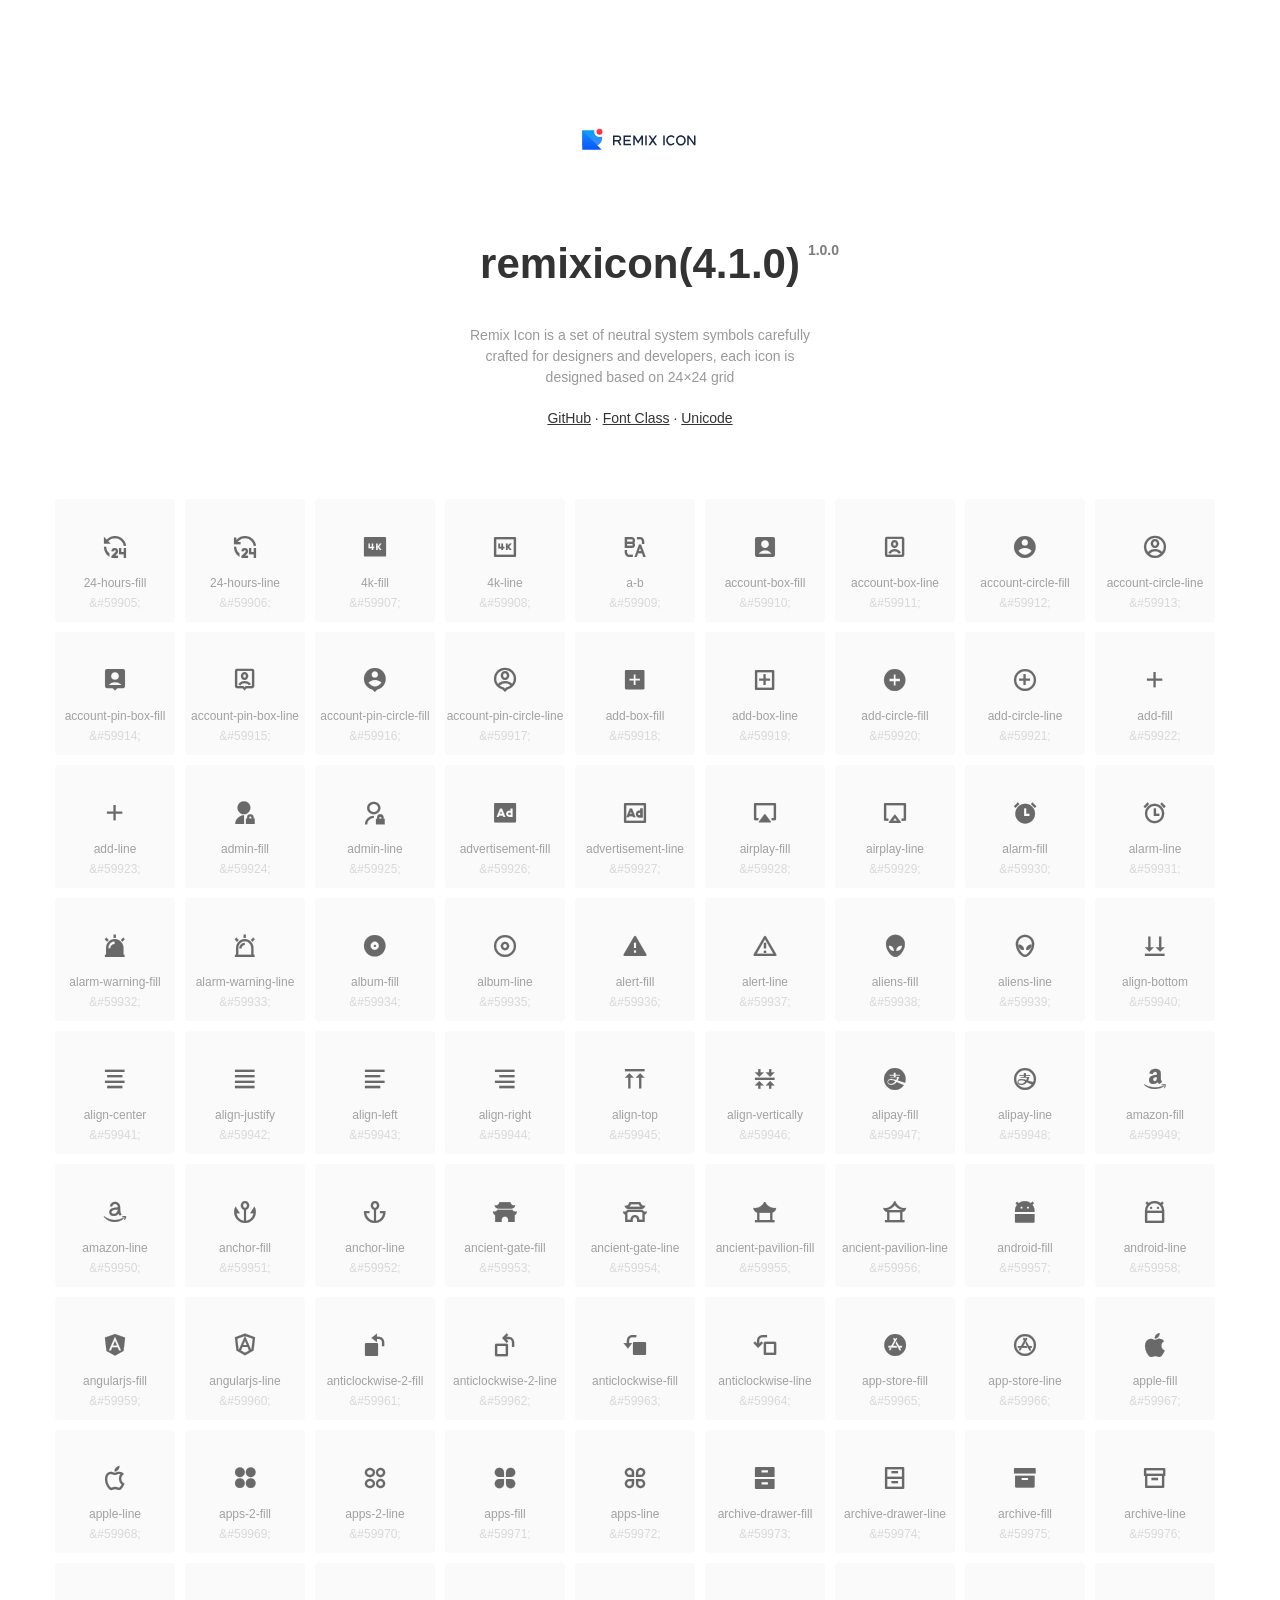
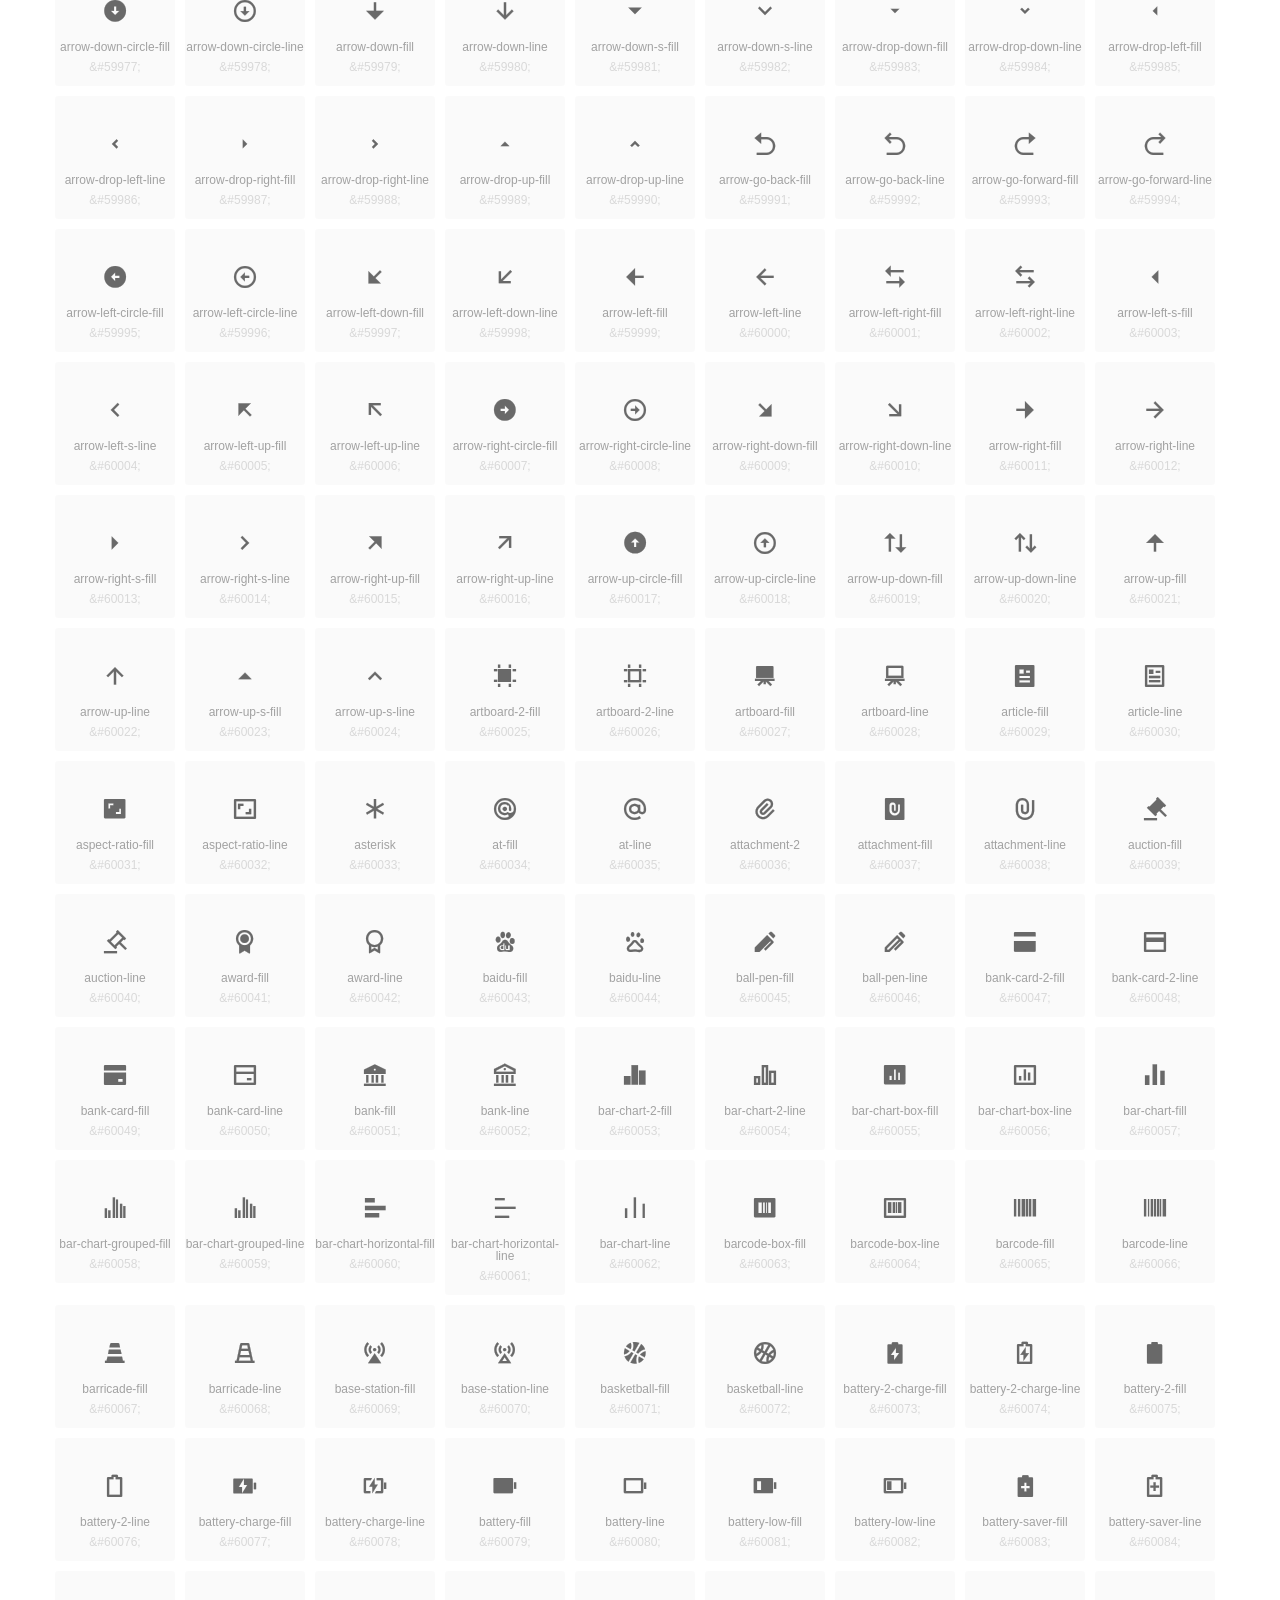
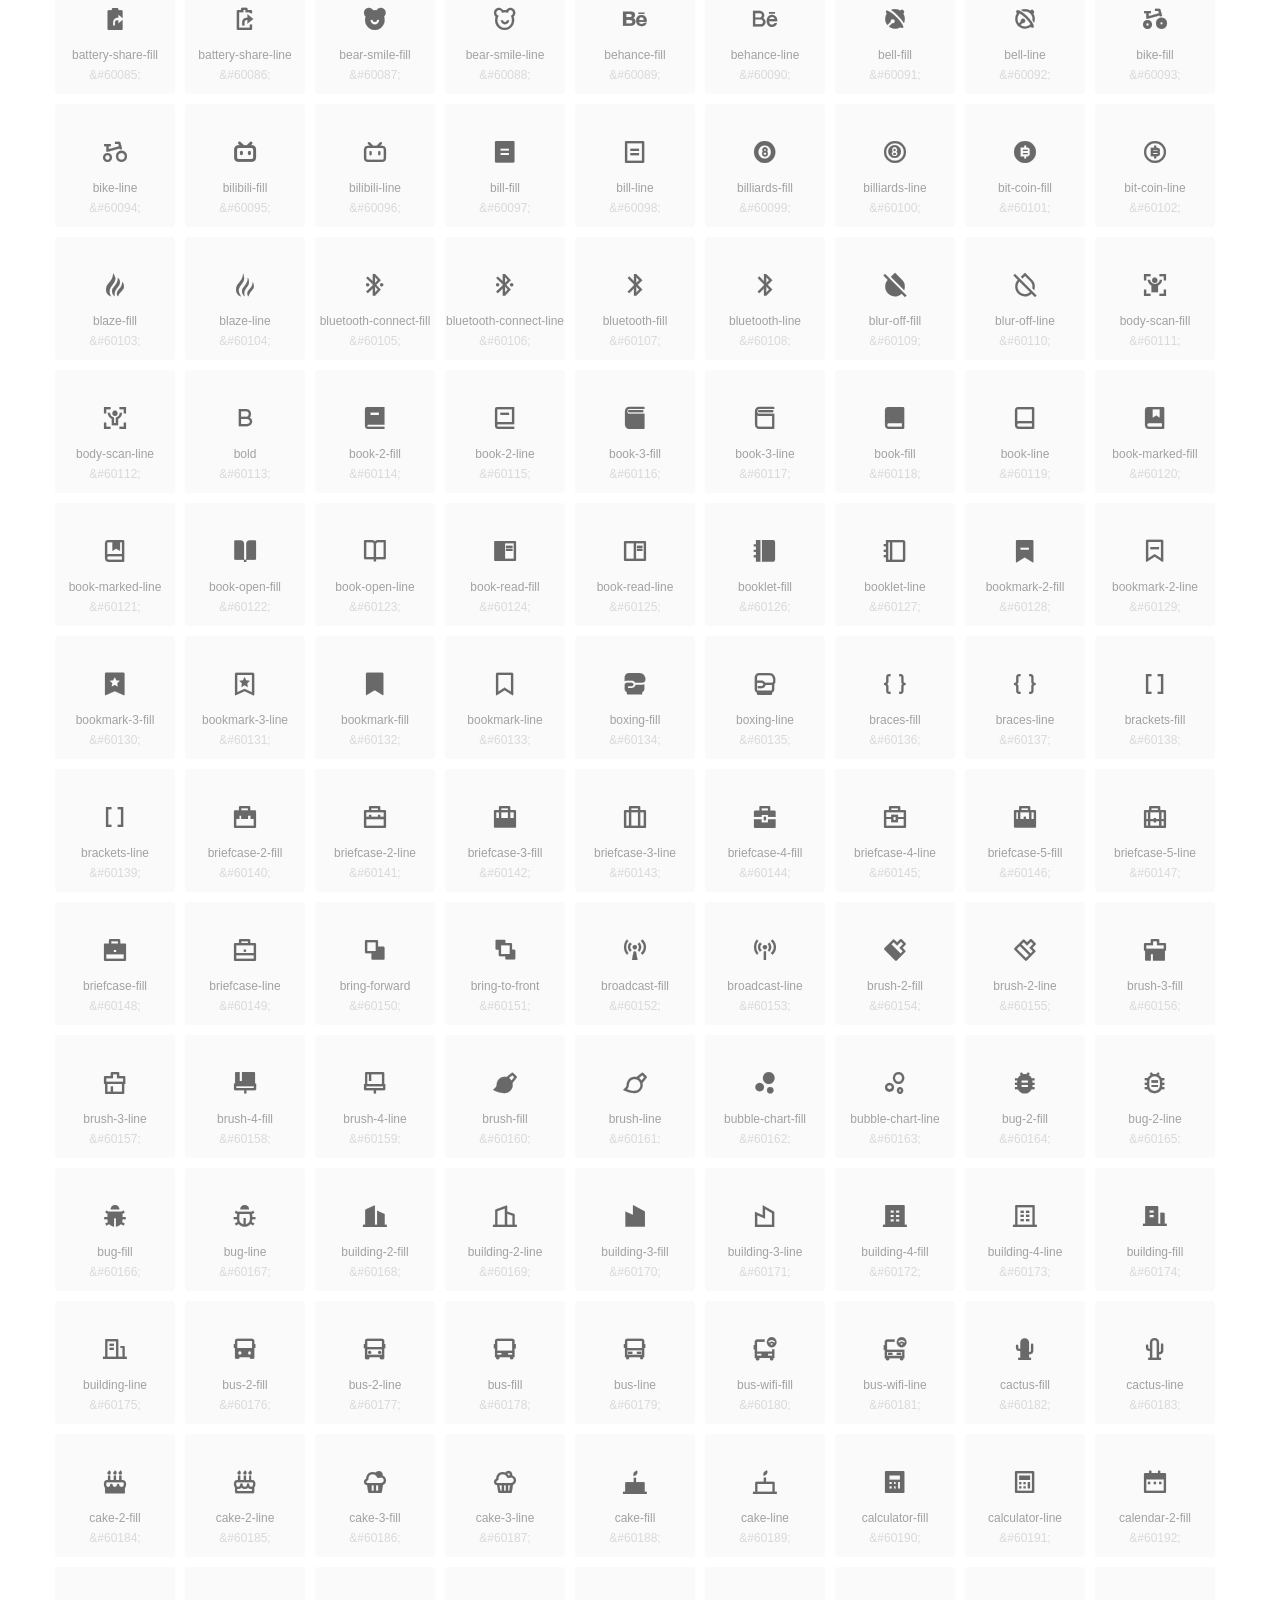
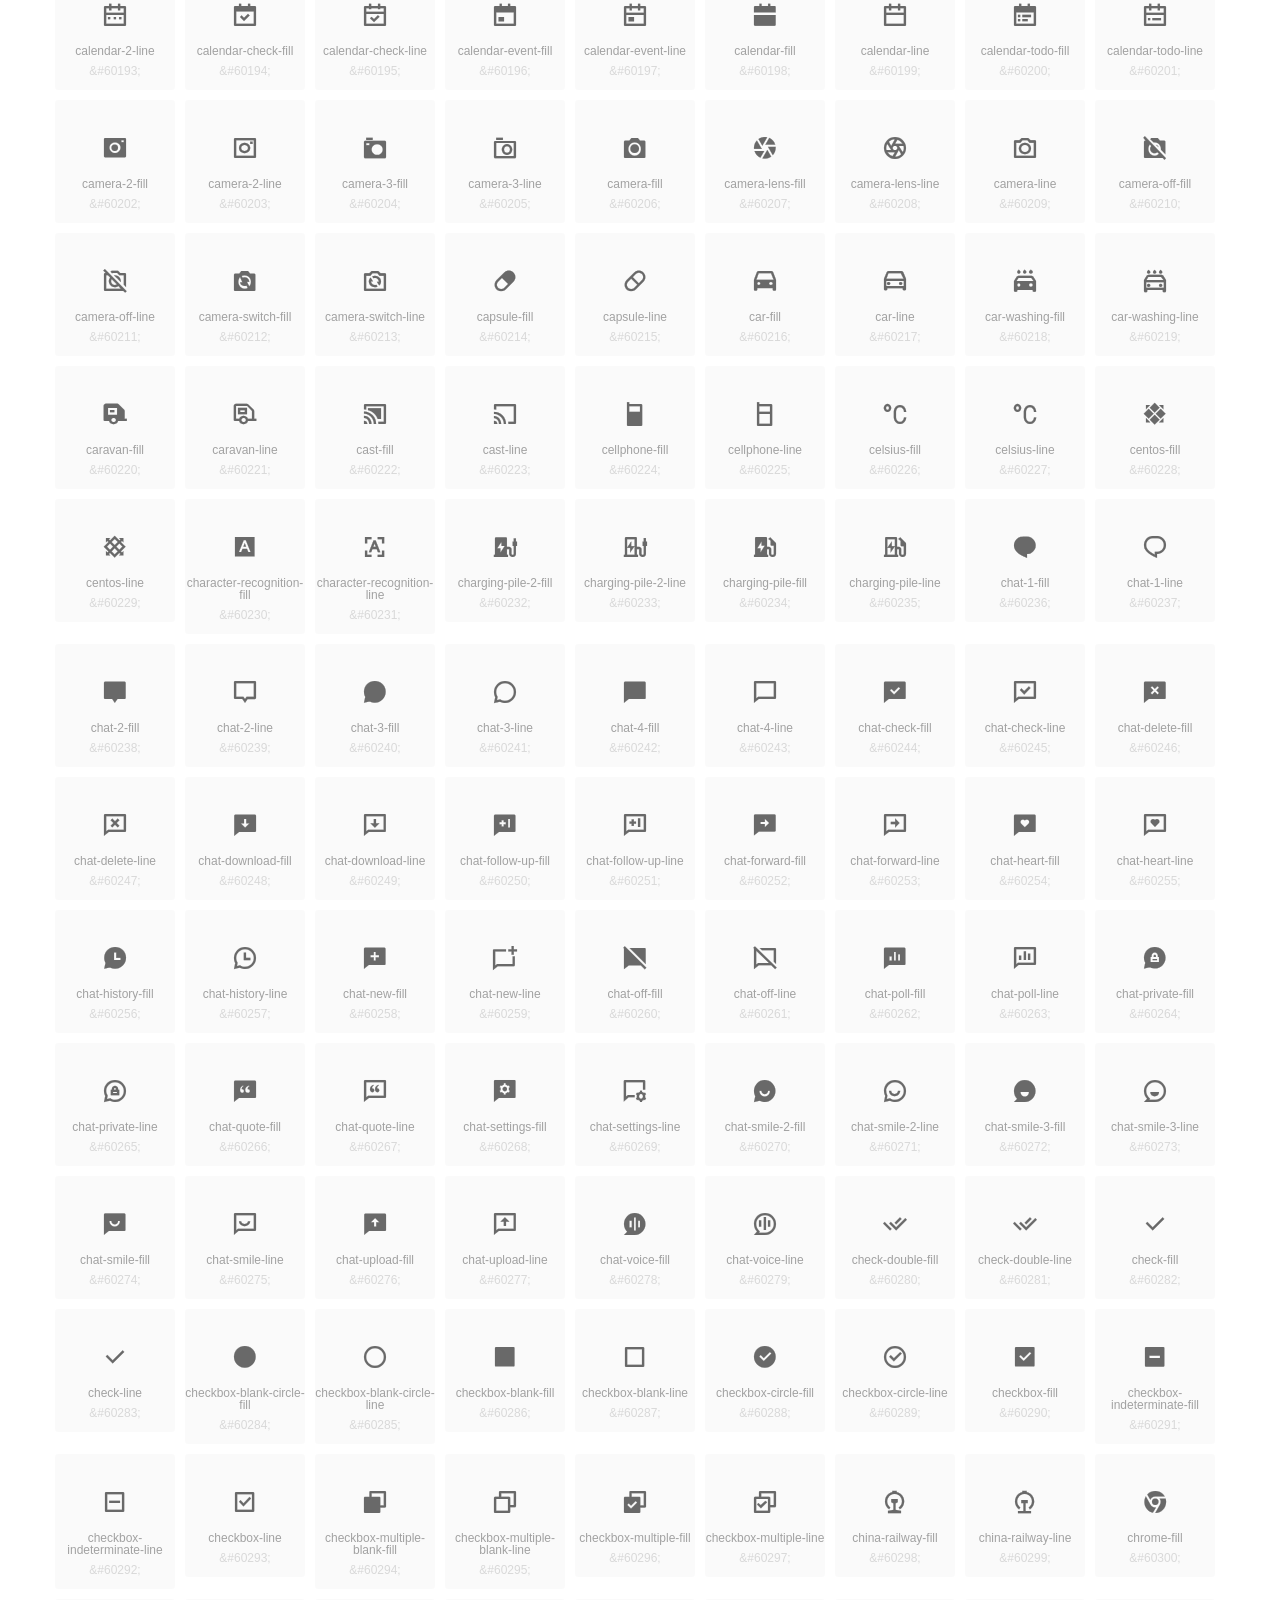
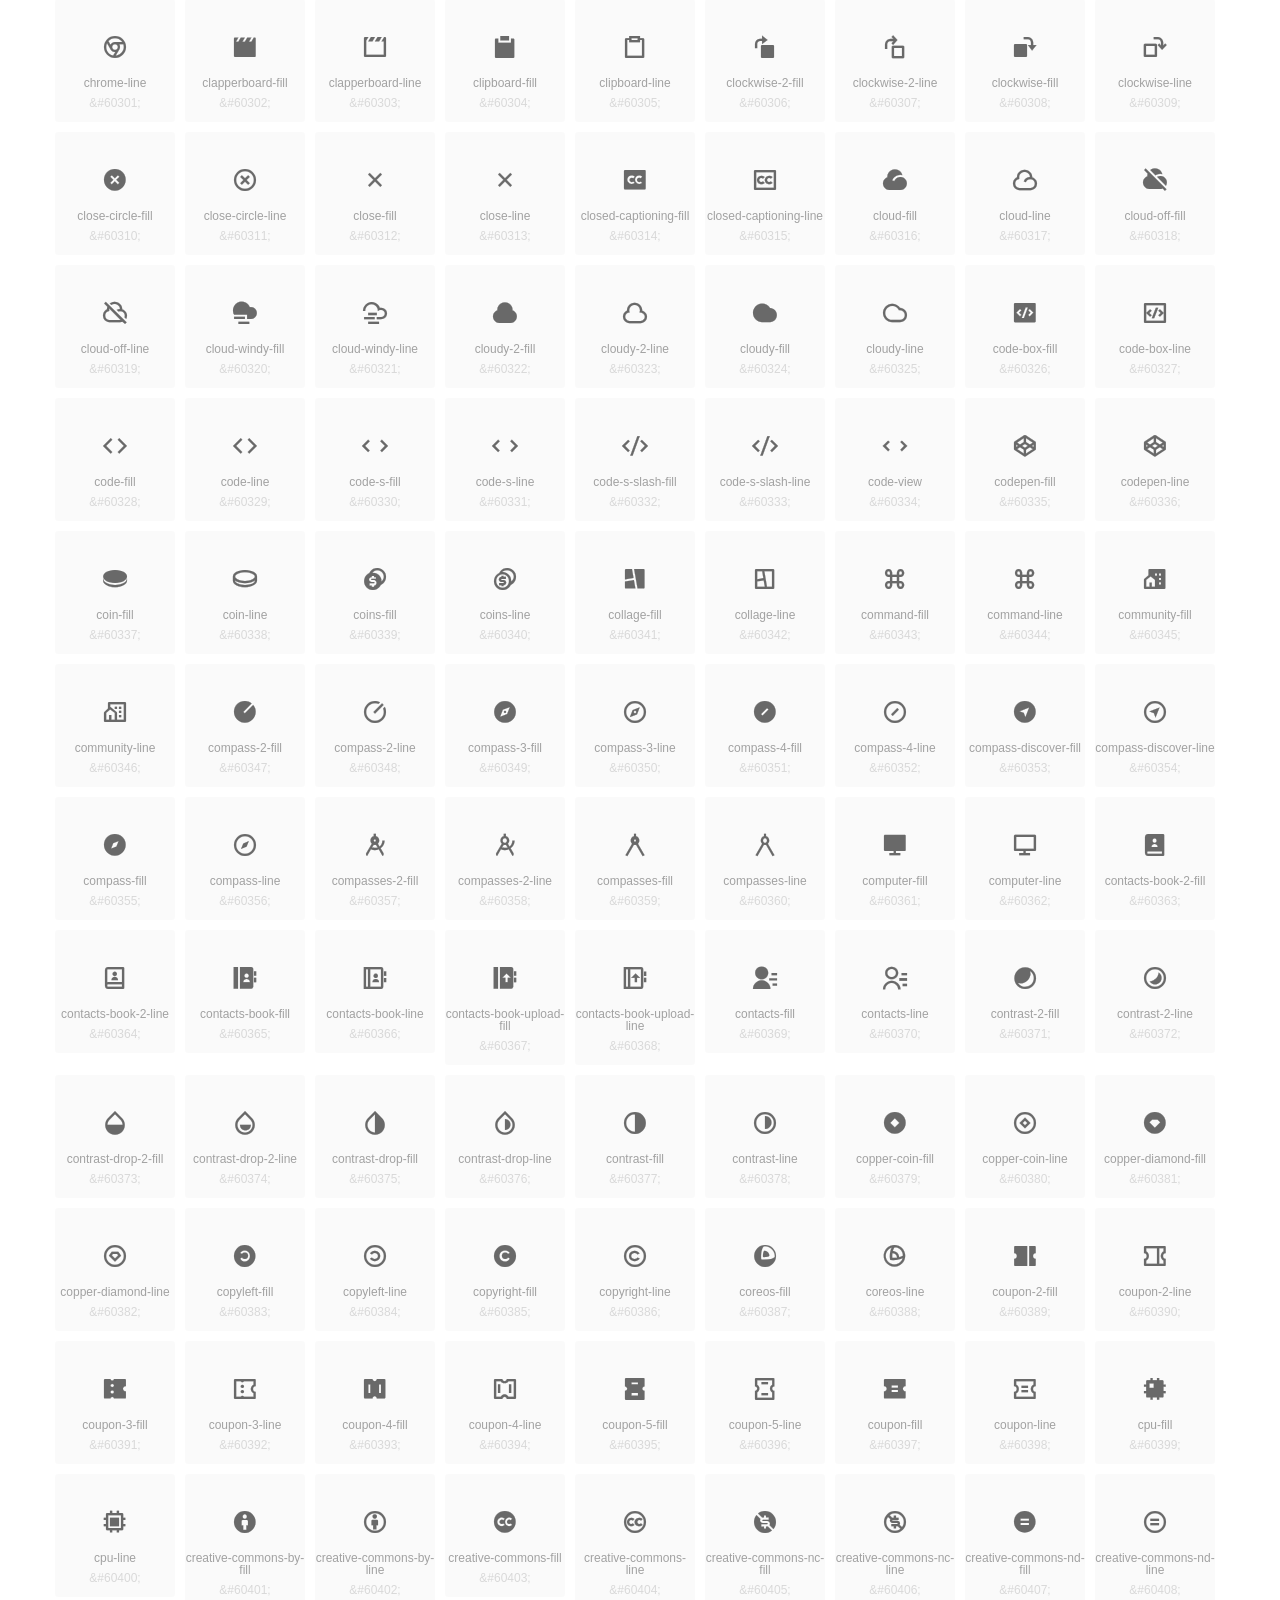
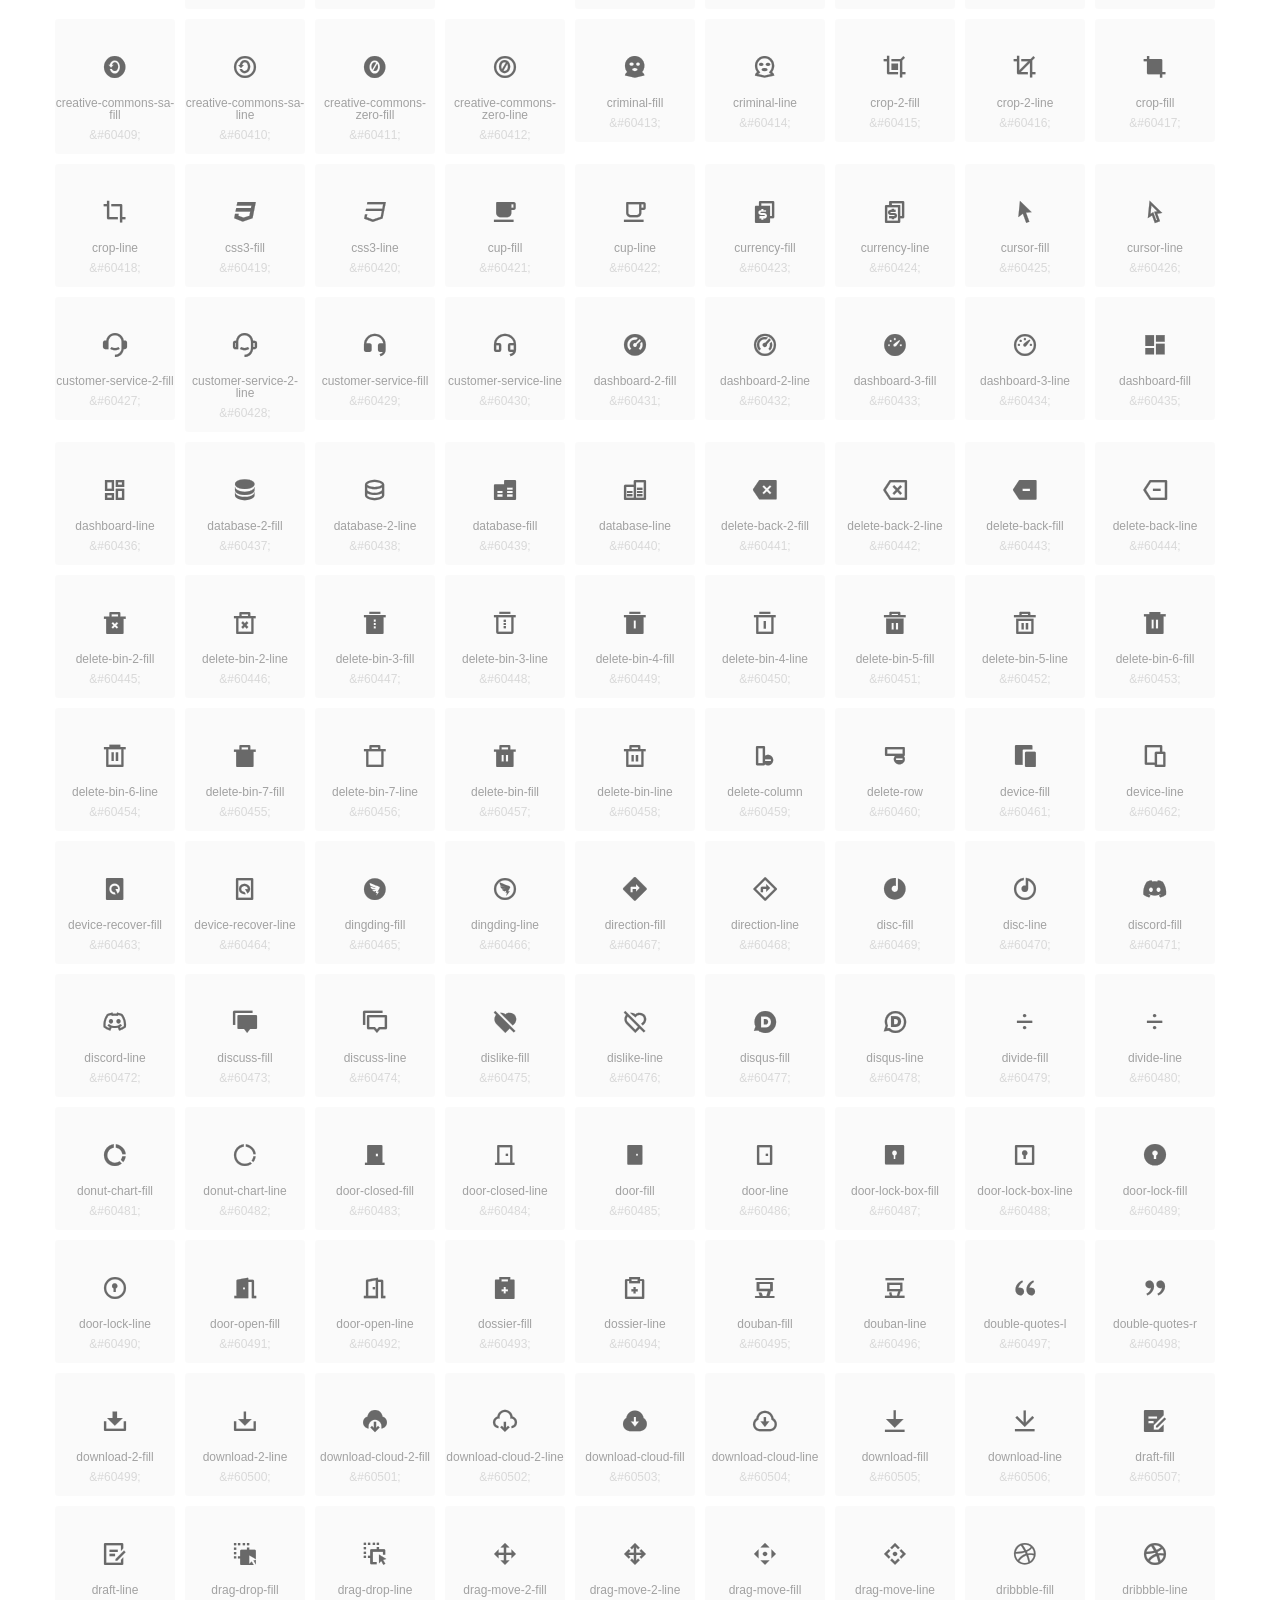
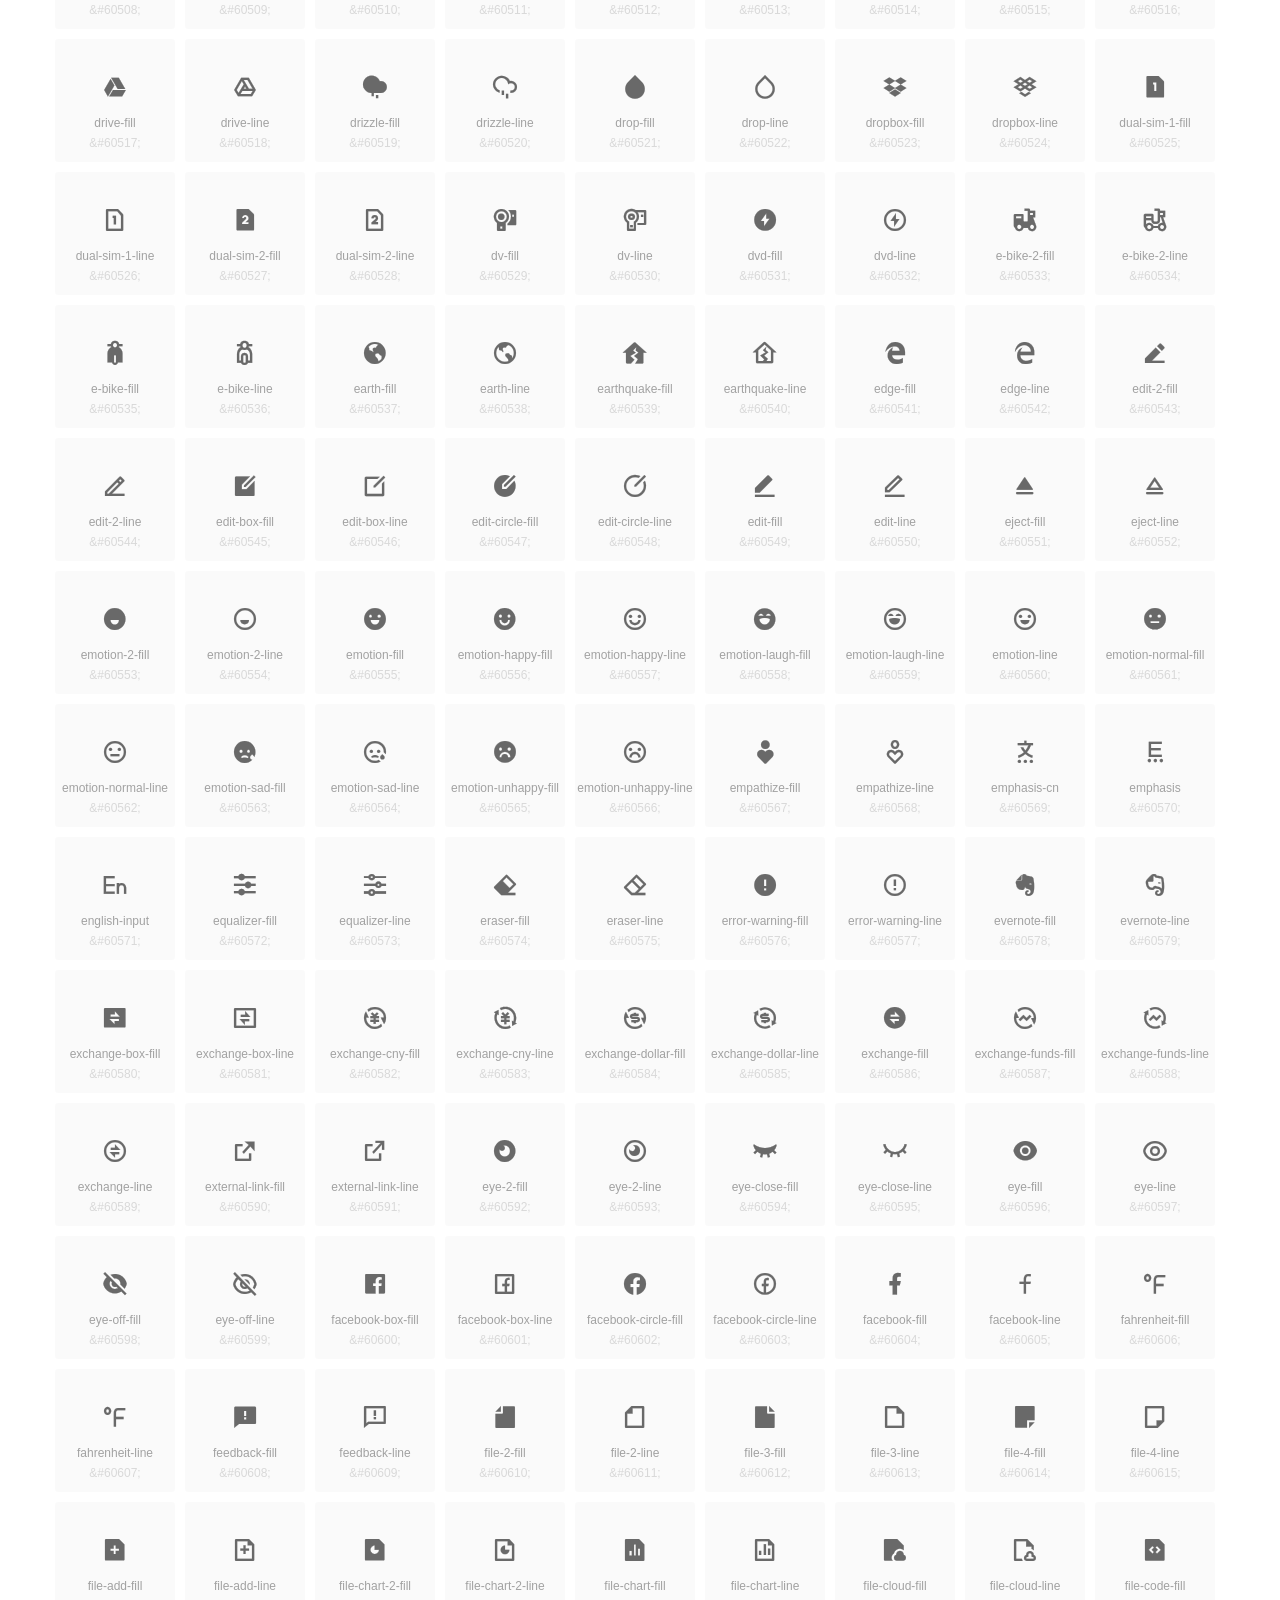
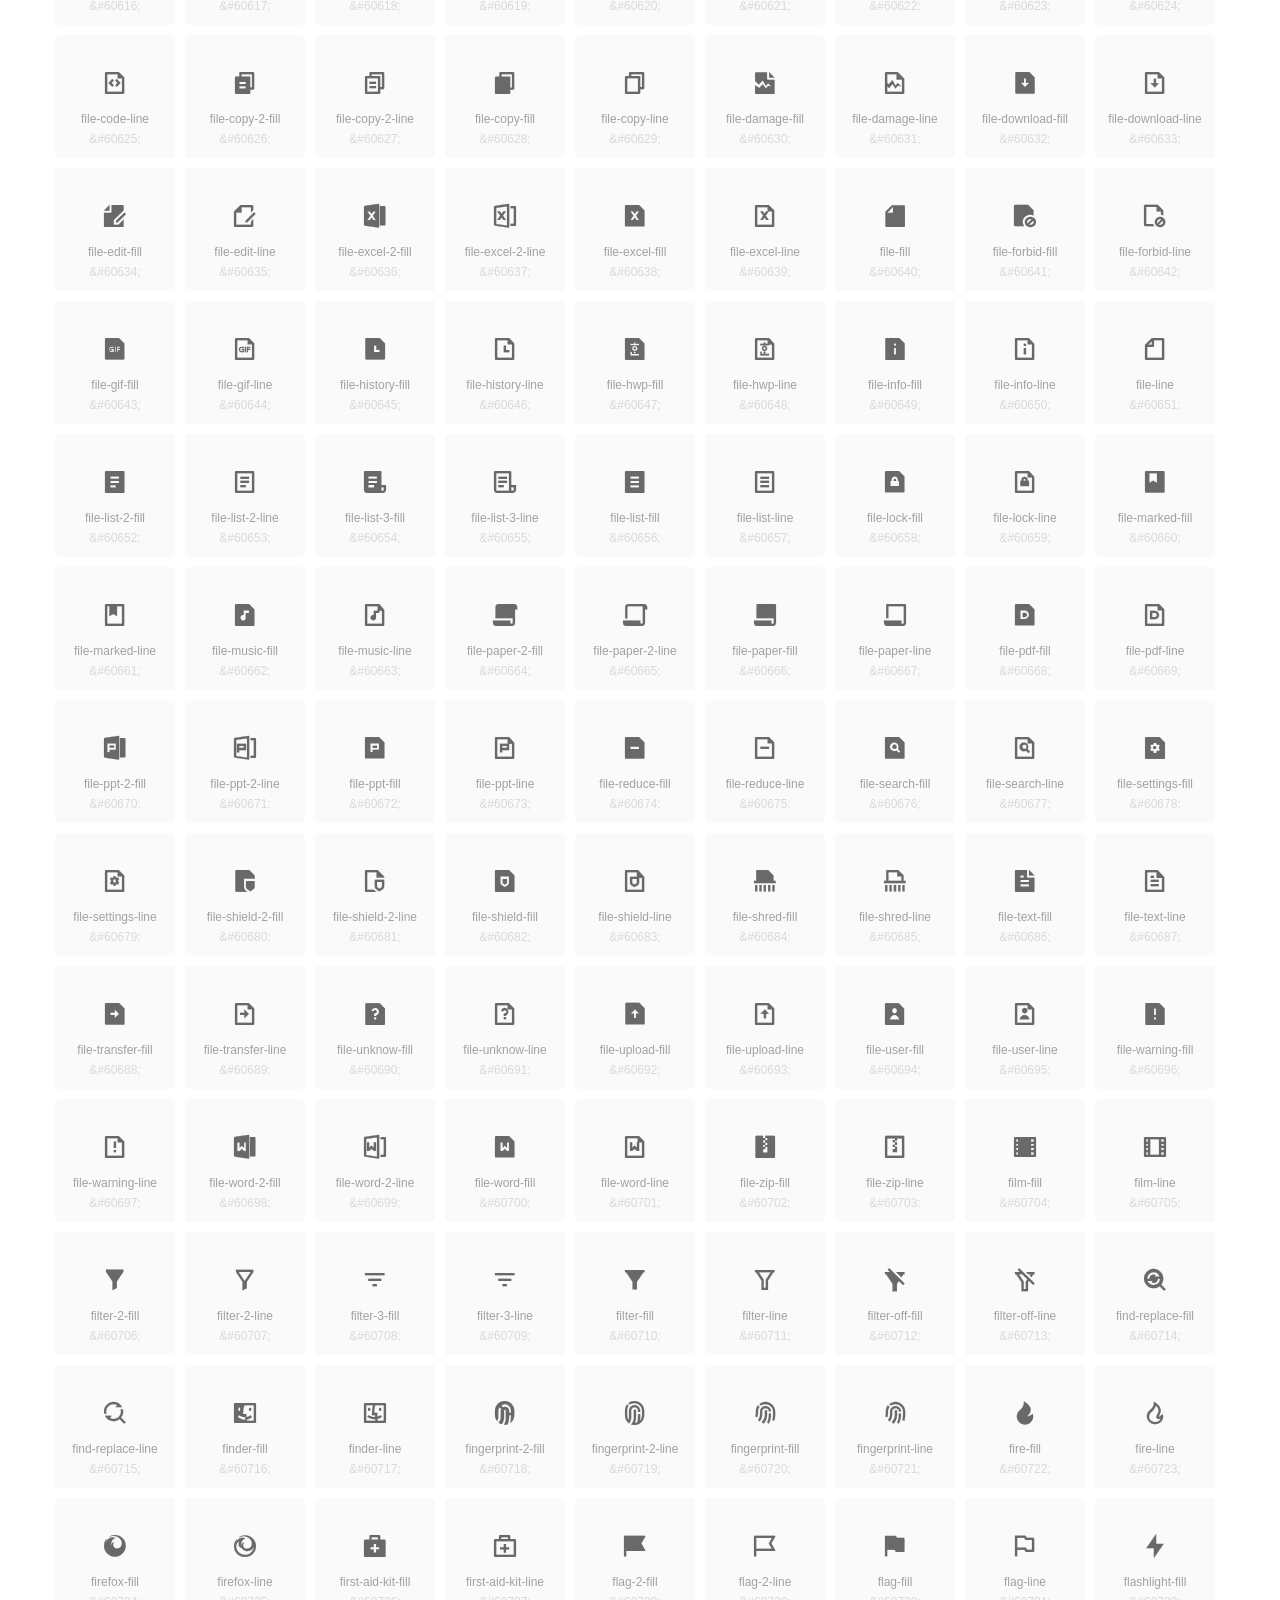
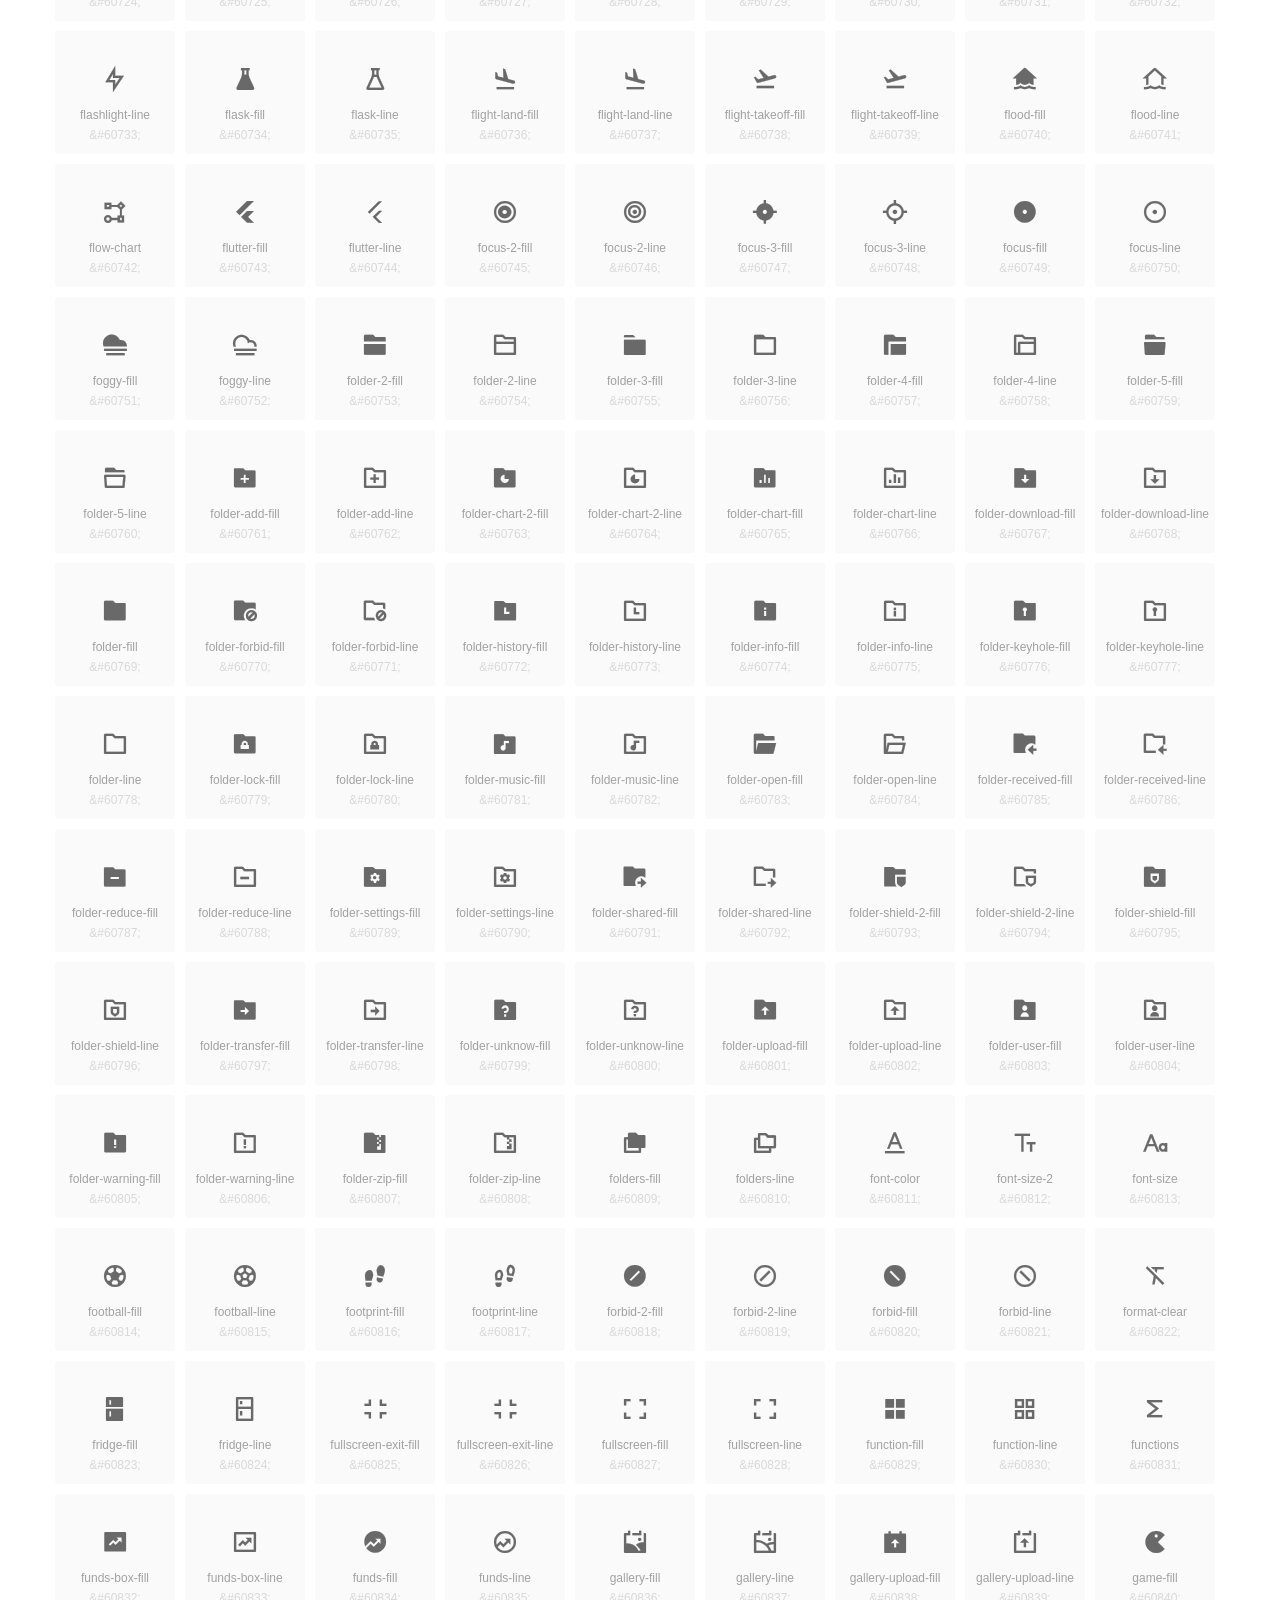
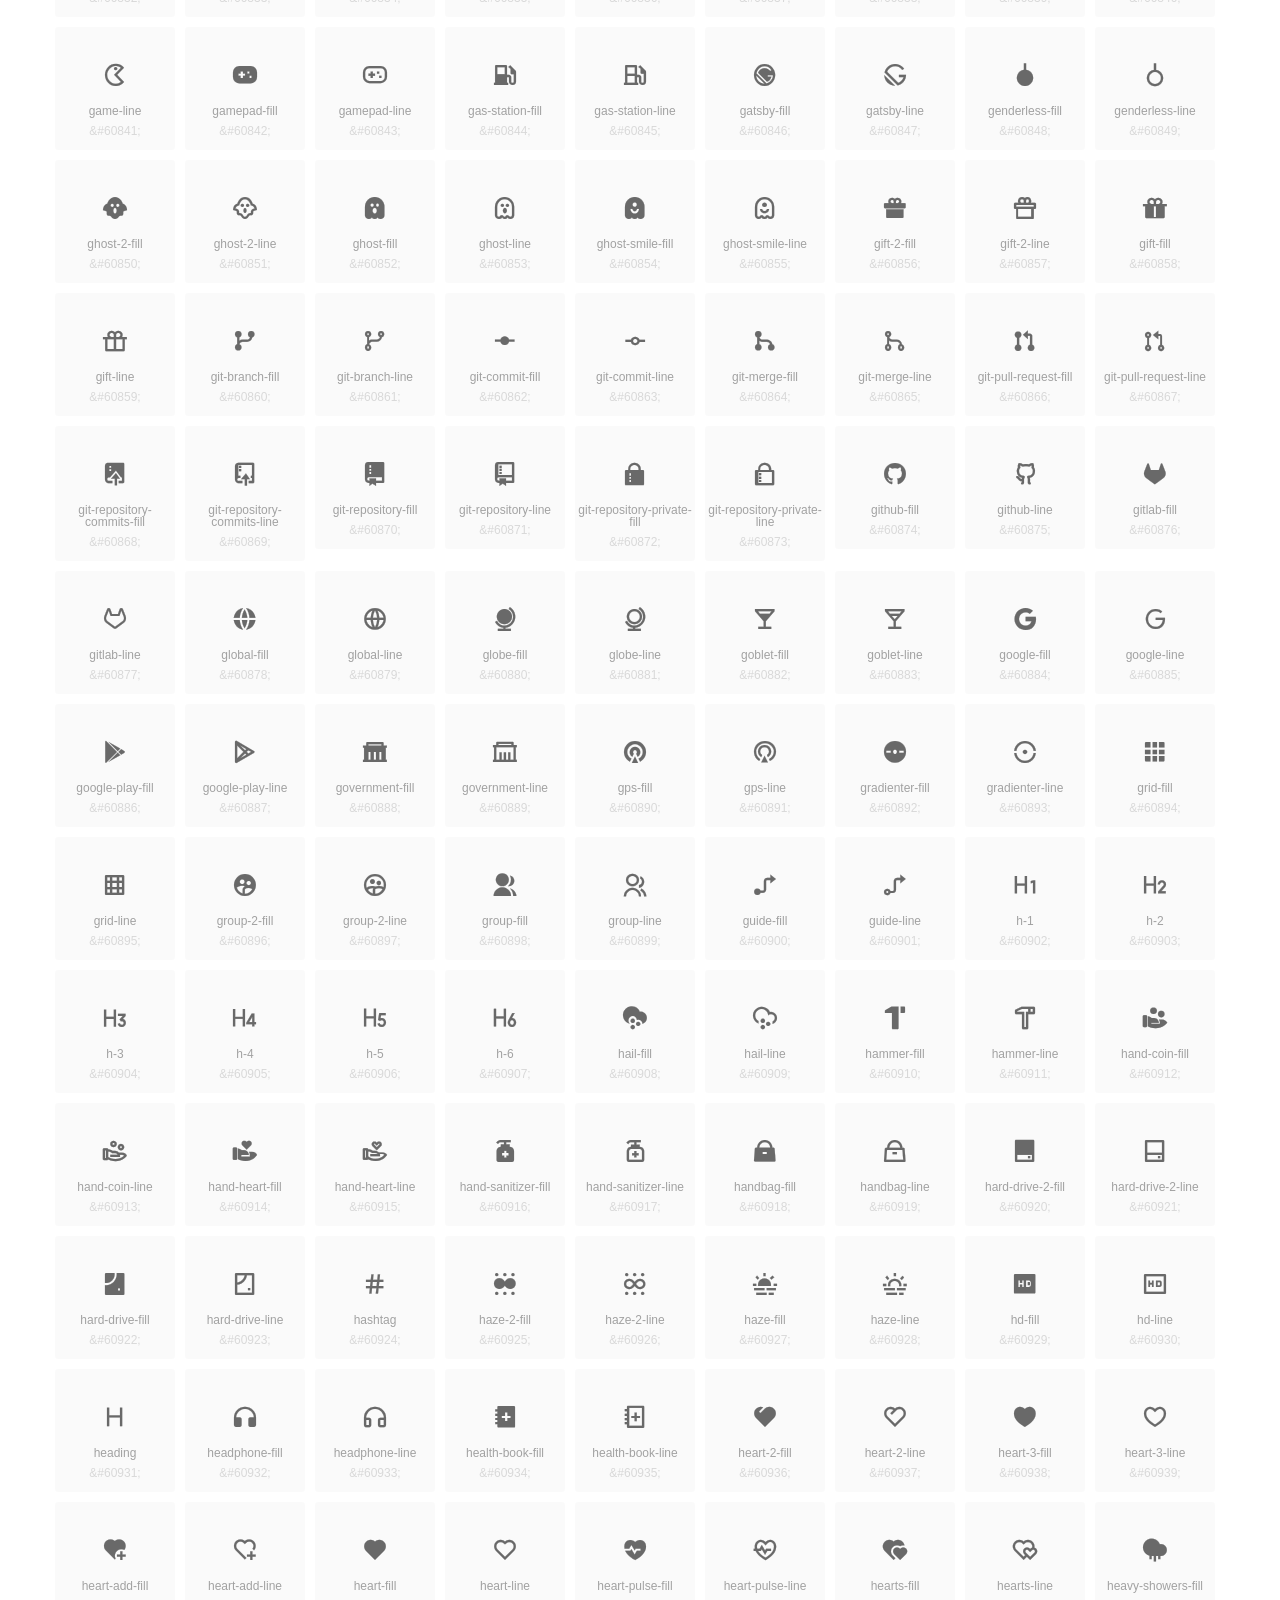
<file: css/fonts/unicode.html>
<!DOCTYPE html>
<html lang="en">
<head>
  <meta charset="UTF-8">
  <title>remixicon(4.1.0)</title>
  <meta name="viewport" content="width=device-width,minimum-scale=1.0,maximum-scale=1.0,user-scalable=no">
   
  <meta name="description" content="Remix Icon is a set of neutral system symbols carefully crafted for designers and developers, each icon is designed based on 24×24 grid">
   
  <meta name="keywords" content="remixicon,TTF,EOT,WOFF,WOFF2,SVG">
  
  
  
  <style>
    *{margin: 0;padding: 0;list-style: none;}
    body { color: #696969; font: 12px/1.5 tahoma, arial, \5b8b\4f53, sans-serif; }
    a { color: #333; text-decoration: underline; }
    a:hover { color: rgb(9, 73, 209); }
    .header { color: #333; text-align: center; padding: 80px 0 60px 0; min-height: 153px; font-size: 14px; }
    .header .logo svg { height: 120px; width: 120px; }
    .header h1 { font-size: 42px; padding: 26px 0 10px 0; }
    .header sup {font-size: 14px; margin: 8px 0 0 8px; position: absolute; color: #7b7b7b; }
    .info {
      color: #999;
      font-weight: normal;
      max-width: 346px;
      margin: 0 auto;
      padding: 20px 0;
      font-size: 14px;
    }

    .icons { max-width: 1190px; margin: 0 auto; }
    .icons ul { text-align: center; }
    .icons ul li {
      vertical-align: top;
      width: 120px;
      display: inline-block;
      text-align: center;
      background-color: rgba(0,0,0,.02);
      border-radius: 3px;
      padding: 29px 0 10px 0;
      margin-right: 10px;
      margin-top: 10px;
      transition: all 0.6s ease;
    }
    .icons ul li:hover { background-color: rgba(0,0,0,.06); }
    .icons ul li:hover span { color: #3c75e4; opacity: 1; }
    .icons ul li .unicode { color: #8c8c8c; opacity: 0.3; }
    .icons ul li h4 {
      font-weight: normal;
      padding: 10px 0 5px 0;
      display: block;
      color: #8c8c8c;
      font-size: 14px;
      line-height: 12px;
      opacity: 0.8;
    }
    .icons ul li:hover h4 { opacity: 1; }
    .icons ul li svg { width: 24px; height: 24px; }
    .icons ul li:hover { color: #3c75e4; }
    .footer { text-align: center; padding: 10px 0 90px 0; }
    .footer a { text-align: center; padding: 10px 0 90px 0; color: #696969;}
    .footer a:hover { color: #0949d1; }
    .links { text-align: center; padding: 50px 0 0 0; font-size: 14px; }
    
    
    .icons ul .unicode-icon span { display: block; }
    .icons ul .unicode-icon h4 { font-size: 12px; }
    @font-face {
      font-family: "remixicon";
      src: url("remixicon.eot");
      /* IE9*/
      src: url("remixicon.eot#iefix") format("embedded-opentype"),
      /* IE6-IE8 */
      url("remixicon.woff2?1705244689829") format("woff2"),
      url("remixicon.woff?1705244689829") format("woff"),
      /* chrome, firefox */
      url("remixicon.ttf?1705244689829") format("truetype"),
      /* chrome, firefox, opera, Safari, Android, iOS 4.2+*/
      url("remixicon.svg#remixicon?1705244689829") format("svg");
      /* iOS 4.1- */
    }
    .iconfont {
      font-family: "remixicon" !important;
      font-size: 26px;
      font-style: normal;
      -webkit-font-smoothing: antialiased;
      -webkit-text-stroke-width: 0.2px;
      -moz-osx-font-smoothing: grayscale;
    }
    
    
  </style>
  
</head>

<body>
  
  <div class="header">
    
    <div class="logo">
      <a href="./"><svg width="160" height="32" viewBox="0 0 160 32" fill="none" xmlns="http://www.w3.org/2000/svg">
<path d="M121.5 9.80005C123.33 9.80005 124.984 10.5797 126.165 11.8344L124.75 13.2496C123.929 12.3549 122.773 11.8 121.5 11.8C119.029 11.8 117 13.891 117 16.5C117 19.1091 119.029 21.2 121.5 21.2C122.773 21.2 123.929 20.6452 124.75 19.7505L126.165 21.1657C124.984 22.4204 123.33 23.2 121.5 23.2C117.91 23.2 115 20.2004 115 16.5C115 12.7997 117.91 9.80005 121.5 9.80005Z" fill="#1A2947"/>
<path d="M113 10V23H111V10H113Z" fill="#1A2947"/>
<path d="M154 23V9.99988H152L152 19.6019L144.997 9.99988L143 10.0039V23H145L145 13.3969L152 23H154Z" fill="#1A2947"/>
<path d="M68 10V12H60V15.5H67V17.5H60V21H68V23H58V10H68Z" fill="#1A2947"/>
<path d="M82 10L77.4999 17.201L73 10H71V23H73V13.775L77.4999 20.975L82 13.773V23H84V10H82Z" fill="#1A2947"/>
<path d="M89 10V23H87V10H89Z" fill="#1A2947"/>
<path d="M96.9999 14.7565L93.6689 9.99951H91.2279L95.7789 16.4995L91.2289 22.9995H93.6689L96.9999 18.2435L100.33 22.9995H102.772L98.2209 16.4995L102.773 9.99951H100.33L96.9999 14.7565Z" fill="#1A2947"/>
<path fill-rule="evenodd" clip-rule="evenodd" d="M141 16.5C141 12.7997 138.09 9.80005 134.5 9.80005C130.91 9.80005 128 12.7997 128 16.5C128 20.2004 130.91 23.2 134.5 23.2C138.09 23.2 141 20.2004 141 16.5ZM130 16.5C130 13.891 132.029 11.8 134.5 11.8C136.971 11.8 139 13.891 139 16.5C139 19.1091 136.971 21.2 134.5 21.2C132.029 21.2 130 19.1091 130 16.5Z" fill="#1A2947"/>
<path fill-rule="evenodd" clip-rule="evenodd" d="M51 10C53.2091 10 55 11.7909 55 14C55 15.7175 53.9176 17.1821 52.3977 17.749L55.1901 22.999H52.9251L50.267 18H46V23H44V10H51ZM46 11.999V15.999L51 16C52.1046 16 53 15.1046 53 14C53 12.8955 52.1 12 51 12L46 11.999Z" fill="#1A2947"/>
<path fill-rule="evenodd" clip-rule="evenodd" d="M19.2887 3.00389C19.1928 3.0013 19.0965 3 19 3H3V24H19C24.799 24 29.5 19.299 29.5 13.5C29.5 12.7108 29.4129 11.942 29.2479 11.2025C28.2772 11.7119 27.1722 12 26 12C22.134 12 19 8.86599 19 5C19 4.30645 19.1009 3.63646 19.2887 3.00389Z" fill="url(#paint0_linear_960_1054)"/>
<g filter="url(#filter0_b_960_1054)">
<path fill-rule="evenodd" clip-rule="evenodd" d="M3 3L29 29H3V3Z" fill="url(#paint1_linear_960_1054)"/>
</g>
<circle cx="26" cy="5" r="4" fill="url(#paint2_linear_960_1054)"/>
<defs>
<filter id="filter0_b_960_1054" x="-2.43656" y="-2.43656" width="36.8731" height="36.8731" filterUnits="userSpaceOnUse" color-interpolation-filters="sRGB">
<feFlood flood-opacity="0" result="BackgroundImageFix"/>
<feGaussianBlur in="BackgroundImage" stdDeviation="2.71828"/>
<feComposite in2="SourceAlpha" operator="in" result="effect1_backgroundBlur_960_1054"/>
<feBlend mode="normal" in="SourceGraphic" in2="effect1_backgroundBlur_960_1054" result="shape"/>
</filter>
<linearGradient id="paint0_linear_960_1054" x1="3" y1="3" x2="3" y2="24" gradientUnits="userSpaceOnUse">
<stop stop-color="#05A0FA"/>
<stop offset="1" stop-color="#4785FF"/>
</linearGradient>
<linearGradient id="paint1_linear_960_1054" x1="3" y1="3" x2="3" y2="29" gradientUnits="userSpaceOnUse">
<stop stop-color="#1A8CFF"/>
<stop offset="1" stop-color="#0557FA"/>
</linearGradient>
<linearGradient id="paint2_linear_960_1054" x1="22" y1="1" x2="22" y2="9" gradientUnits="userSpaceOnUse">
<stop stop-color="#FF463A"/>
<stop offset="1" stop-color="#FF1F5A"/>
</linearGradient>
</defs>
</svg>
</a>
    </div>
    
    <h1>remixicon(4.1.0)<sup>1.0.0</sup></h1>
    <div class="info">
      Remix Icon is a set of neutral system symbols carefully crafted for designers and developers, each icon is designed based on 24×24 grid
    </div>
    <p>
      
      <a href="https://github.com/Remix-Design/remixicon.git">GitHub</a> · 
      
      <a href="index.html">Font Class</a> · 
      
      <a href="unicode.html">Unicode</a>
      
    </p>
  </div>
  <div class="icons">
    <ul>
      <li class="unicode-icon"><span class="iconfont"></span><h4>24-hours-fill</h4><span class="unicode">&amp;#59905;</span></li><li class="unicode-icon"><span class="iconfont"></span><h4>24-hours-line</h4><span class="unicode">&amp;#59906;</span></li><li class="unicode-icon"><span class="iconfont"></span><h4>4k-fill</h4><span class="unicode">&amp;#59907;</span></li><li class="unicode-icon"><span class="iconfont"></span><h4>4k-line</h4><span class="unicode">&amp;#59908;</span></li><li class="unicode-icon"><span class="iconfont"></span><h4>a-b</h4><span class="unicode">&amp;#59909;</span></li><li class="unicode-icon"><span class="iconfont"></span><h4>account-box-fill</h4><span class="unicode">&amp;#59910;</span></li><li class="unicode-icon"><span class="iconfont"></span><h4>account-box-line</h4><span class="unicode">&amp;#59911;</span></li><li class="unicode-icon"><span class="iconfont"></span><h4>account-circle-fill</h4><span class="unicode">&amp;#59912;</span></li><li class="unicode-icon"><span class="iconfont"></span><h4>account-circle-line</h4><span class="unicode">&amp;#59913;</span></li><li class="unicode-icon"><span class="iconfont"></span><h4>account-pin-box-fill</h4><span class="unicode">&amp;#59914;</span></li><li class="unicode-icon"><span class="iconfont"></span><h4>account-pin-box-line</h4><span class="unicode">&amp;#59915;</span></li><li class="unicode-icon"><span class="iconfont"></span><h4>account-pin-circle-fill</h4><span class="unicode">&amp;#59916;</span></li><li class="unicode-icon"><span class="iconfont"></span><h4>account-pin-circle-line</h4><span class="unicode">&amp;#59917;</span></li><li class="unicode-icon"><span class="iconfont"></span><h4>add-box-fill</h4><span class="unicode">&amp;#59918;</span></li><li class="unicode-icon"><span class="iconfont"></span><h4>add-box-line</h4><span class="unicode">&amp;#59919;</span></li><li class="unicode-icon"><span class="iconfont"></span><h4>add-circle-fill</h4><span class="unicode">&amp;#59920;</span></li><li class="unicode-icon"><span class="iconfont"></span><h4>add-circle-line</h4><span class="unicode">&amp;#59921;</span></li><li class="unicode-icon"><span class="iconfont"></span><h4>add-fill</h4><span class="unicode">&amp;#59922;</span></li><li class="unicode-icon"><span class="iconfont"></span><h4>add-line</h4><span class="unicode">&amp;#59923;</span></li><li class="unicode-icon"><span class="iconfont"></span><h4>admin-fill</h4><span class="unicode">&amp;#59924;</span></li><li class="unicode-icon"><span class="iconfont"></span><h4>admin-line</h4><span class="unicode">&amp;#59925;</span></li><li class="unicode-icon"><span class="iconfont"></span><h4>advertisement-fill</h4><span class="unicode">&amp;#59926;</span></li><li class="unicode-icon"><span class="iconfont"></span><h4>advertisement-line</h4><span class="unicode">&amp;#59927;</span></li><li class="unicode-icon"><span class="iconfont"></span><h4>airplay-fill</h4><span class="unicode">&amp;#59928;</span></li><li class="unicode-icon"><span class="iconfont"></span><h4>airplay-line</h4><span class="unicode">&amp;#59929;</span></li><li class="unicode-icon"><span class="iconfont"></span><h4>alarm-fill</h4><span class="unicode">&amp;#59930;</span></li><li class="unicode-icon"><span class="iconfont"></span><h4>alarm-line</h4><span class="unicode">&amp;#59931;</span></li><li class="unicode-icon"><span class="iconfont"></span><h4>alarm-warning-fill</h4><span class="unicode">&amp;#59932;</span></li><li class="unicode-icon"><span class="iconfont"></span><h4>alarm-warning-line</h4><span class="unicode">&amp;#59933;</span></li><li class="unicode-icon"><span class="iconfont"></span><h4>album-fill</h4><span class="unicode">&amp;#59934;</span></li><li class="unicode-icon"><span class="iconfont"></span><h4>album-line</h4><span class="unicode">&amp;#59935;</span></li><li class="unicode-icon"><span class="iconfont"></span><h4>alert-fill</h4><span class="unicode">&amp;#59936;</span></li><li class="unicode-icon"><span class="iconfont"></span><h4>alert-line</h4><span class="unicode">&amp;#59937;</span></li><li class="unicode-icon"><span class="iconfont"></span><h4>aliens-fill</h4><span class="unicode">&amp;#59938;</span></li><li class="unicode-icon"><span class="iconfont"></span><h4>aliens-line</h4><span class="unicode">&amp;#59939;</span></li><li class="unicode-icon"><span class="iconfont"></span><h4>align-bottom</h4><span class="unicode">&amp;#59940;</span></li><li class="unicode-icon"><span class="iconfont"></span><h4>align-center</h4><span class="unicode">&amp;#59941;</span></li><li class="unicode-icon"><span class="iconfont"></span><h4>align-justify</h4><span class="unicode">&amp;#59942;</span></li><li class="unicode-icon"><span class="iconfont"></span><h4>align-left</h4><span class="unicode">&amp;#59943;</span></li><li class="unicode-icon"><span class="iconfont"></span><h4>align-right</h4><span class="unicode">&amp;#59944;</span></li><li class="unicode-icon"><span class="iconfont"></span><h4>align-top</h4><span class="unicode">&amp;#59945;</span></li><li class="unicode-icon"><span class="iconfont"></span><h4>align-vertically</h4><span class="unicode">&amp;#59946;</span></li><li class="unicode-icon"><span class="iconfont"></span><h4>alipay-fill</h4><span class="unicode">&amp;#59947;</span></li><li class="unicode-icon"><span class="iconfont"></span><h4>alipay-line</h4><span class="unicode">&amp;#59948;</span></li><li class="unicode-icon"><span class="iconfont"></span><h4>amazon-fill</h4><span class="unicode">&amp;#59949;</span></li><li class="unicode-icon"><span class="iconfont"></span><h4>amazon-line</h4><span class="unicode">&amp;#59950;</span></li><li class="unicode-icon"><span class="iconfont"></span><h4>anchor-fill</h4><span class="unicode">&amp;#59951;</span></li><li class="unicode-icon"><span class="iconfont"></span><h4>anchor-line</h4><span class="unicode">&amp;#59952;</span></li><li class="unicode-icon"><span class="iconfont"></span><h4>ancient-gate-fill</h4><span class="unicode">&amp;#59953;</span></li><li class="unicode-icon"><span class="iconfont"></span><h4>ancient-gate-line</h4><span class="unicode">&amp;#59954;</span></li><li class="unicode-icon"><span class="iconfont"></span><h4>ancient-pavilion-fill</h4><span class="unicode">&amp;#59955;</span></li><li class="unicode-icon"><span class="iconfont"></span><h4>ancient-pavilion-line</h4><span class="unicode">&amp;#59956;</span></li><li class="unicode-icon"><span class="iconfont"></span><h4>android-fill</h4><span class="unicode">&amp;#59957;</span></li><li class="unicode-icon"><span class="iconfont"></span><h4>android-line</h4><span class="unicode">&amp;#59958;</span></li><li class="unicode-icon"><span class="iconfont"></span><h4>angularjs-fill</h4><span class="unicode">&amp;#59959;</span></li><li class="unicode-icon"><span class="iconfont"></span><h4>angularjs-line</h4><span class="unicode">&amp;#59960;</span></li><li class="unicode-icon"><span class="iconfont"></span><h4>anticlockwise-2-fill</h4><span class="unicode">&amp;#59961;</span></li><li class="unicode-icon"><span class="iconfont"></span><h4>anticlockwise-2-line</h4><span class="unicode">&amp;#59962;</span></li><li class="unicode-icon"><span class="iconfont"></span><h4>anticlockwise-fill</h4><span class="unicode">&amp;#59963;</span></li><li class="unicode-icon"><span class="iconfont"></span><h4>anticlockwise-line</h4><span class="unicode">&amp;#59964;</span></li><li class="unicode-icon"><span class="iconfont"></span><h4>app-store-fill</h4><span class="unicode">&amp;#59965;</span></li><li class="unicode-icon"><span class="iconfont"></span><h4>app-store-line</h4><span class="unicode">&amp;#59966;</span></li><li class="unicode-icon"><span class="iconfont"></span><h4>apple-fill</h4><span class="unicode">&amp;#59967;</span></li><li class="unicode-icon"><span class="iconfont"></span><h4>apple-line</h4><span class="unicode">&amp;#59968;</span></li><li class="unicode-icon"><span class="iconfont"></span><h4>apps-2-fill</h4><span class="unicode">&amp;#59969;</span></li><li class="unicode-icon"><span class="iconfont"></span><h4>apps-2-line</h4><span class="unicode">&amp;#59970;</span></li><li class="unicode-icon"><span class="iconfont"></span><h4>apps-fill</h4><span class="unicode">&amp;#59971;</span></li><li class="unicode-icon"><span class="iconfont"></span><h4>apps-line</h4><span class="unicode">&amp;#59972;</span></li><li class="unicode-icon"><span class="iconfont"></span><h4>archive-drawer-fill</h4><span class="unicode">&amp;#59973;</span></li><li class="unicode-icon"><span class="iconfont"></span><h4>archive-drawer-line</h4><span class="unicode">&amp;#59974;</span></li><li class="unicode-icon"><span class="iconfont"></span><h4>archive-fill</h4><span class="unicode">&amp;#59975;</span></li><li class="unicode-icon"><span class="iconfont"></span><h4>archive-line</h4><span class="unicode">&amp;#59976;</span></li><li class="unicode-icon"><span class="iconfont"></span><h4>arrow-down-circle-fill</h4><span class="unicode">&amp;#59977;</span></li><li class="unicode-icon"><span class="iconfont"></span><h4>arrow-down-circle-line</h4><span class="unicode">&amp;#59978;</span></li><li class="unicode-icon"><span class="iconfont"></span><h4>arrow-down-fill</h4><span class="unicode">&amp;#59979;</span></li><li class="unicode-icon"><span class="iconfont"></span><h4>arrow-down-line</h4><span class="unicode">&amp;#59980;</span></li><li class="unicode-icon"><span class="iconfont"></span><h4>arrow-down-s-fill</h4><span class="unicode">&amp;#59981;</span></li><li class="unicode-icon"><span class="iconfont"></span><h4>arrow-down-s-line</h4><span class="unicode">&amp;#59982;</span></li><li class="unicode-icon"><span class="iconfont"></span><h4>arrow-drop-down-fill</h4><span class="unicode">&amp;#59983;</span></li><li class="unicode-icon"><span class="iconfont"></span><h4>arrow-drop-down-line</h4><span class="unicode">&amp;#59984;</span></li><li class="unicode-icon"><span class="iconfont"></span><h4>arrow-drop-left-fill</h4><span class="unicode">&amp;#59985;</span></li><li class="unicode-icon"><span class="iconfont"></span><h4>arrow-drop-left-line</h4><span class="unicode">&amp;#59986;</span></li><li class="unicode-icon"><span class="iconfont"></span><h4>arrow-drop-right-fill</h4><span class="unicode">&amp;#59987;</span></li><li class="unicode-icon"><span class="iconfont"></span><h4>arrow-drop-right-line</h4><span class="unicode">&amp;#59988;</span></li><li class="unicode-icon"><span class="iconfont"></span><h4>arrow-drop-up-fill</h4><span class="unicode">&amp;#59989;</span></li><li class="unicode-icon"><span class="iconfont"></span><h4>arrow-drop-up-line</h4><span class="unicode">&amp;#59990;</span></li><li class="unicode-icon"><span class="iconfont"></span><h4>arrow-go-back-fill</h4><span class="unicode">&amp;#59991;</span></li><li class="unicode-icon"><span class="iconfont"></span><h4>arrow-go-back-line</h4><span class="unicode">&amp;#59992;</span></li><li class="unicode-icon"><span class="iconfont"></span><h4>arrow-go-forward-fill</h4><span class="unicode">&amp;#59993;</span></li><li class="unicode-icon"><span class="iconfont"></span><h4>arrow-go-forward-line</h4><span class="unicode">&amp;#59994;</span></li><li class="unicode-icon"><span class="iconfont"></span><h4>arrow-left-circle-fill</h4><span class="unicode">&amp;#59995;</span></li><li class="unicode-icon"><span class="iconfont"></span><h4>arrow-left-circle-line</h4><span class="unicode">&amp;#59996;</span></li><li class="unicode-icon"><span class="iconfont"></span><h4>arrow-left-down-fill</h4><span class="unicode">&amp;#59997;</span></li><li class="unicode-icon"><span class="iconfont"></span><h4>arrow-left-down-line</h4><span class="unicode">&amp;#59998;</span></li><li class="unicode-icon"><span class="iconfont"></span><h4>arrow-left-fill</h4><span class="unicode">&amp;#59999;</span></li><li class="unicode-icon"><span class="iconfont"></span><h4>arrow-left-line</h4><span class="unicode">&amp;#60000;</span></li><li class="unicode-icon"><span class="iconfont"></span><h4>arrow-left-right-fill</h4><span class="unicode">&amp;#60001;</span></li><li class="unicode-icon"><span class="iconfont"></span><h4>arrow-left-right-line</h4><span class="unicode">&amp;#60002;</span></li><li class="unicode-icon"><span class="iconfont"></span><h4>arrow-left-s-fill</h4><span class="unicode">&amp;#60003;</span></li><li class="unicode-icon"><span class="iconfont"></span><h4>arrow-left-s-line</h4><span class="unicode">&amp;#60004;</span></li><li class="unicode-icon"><span class="iconfont"></span><h4>arrow-left-up-fill</h4><span class="unicode">&amp;#60005;</span></li><li class="unicode-icon"><span class="iconfont"></span><h4>arrow-left-up-line</h4><span class="unicode">&amp;#60006;</span></li><li class="unicode-icon"><span class="iconfont"></span><h4>arrow-right-circle-fill</h4><span class="unicode">&amp;#60007;</span></li><li class="unicode-icon"><span class="iconfont"></span><h4>arrow-right-circle-line</h4><span class="unicode">&amp;#60008;</span></li><li class="unicode-icon"><span class="iconfont"></span><h4>arrow-right-down-fill</h4><span class="unicode">&amp;#60009;</span></li><li class="unicode-icon"><span class="iconfont"></span><h4>arrow-right-down-line</h4><span class="unicode">&amp;#60010;</span></li><li class="unicode-icon"><span class="iconfont"></span><h4>arrow-right-fill</h4><span class="unicode">&amp;#60011;</span></li><li class="unicode-icon"><span class="iconfont"></span><h4>arrow-right-line</h4><span class="unicode">&amp;#60012;</span></li><li class="unicode-icon"><span class="iconfont"></span><h4>arrow-right-s-fill</h4><span class="unicode">&amp;#60013;</span></li><li class="unicode-icon"><span class="iconfont"></span><h4>arrow-right-s-line</h4><span class="unicode">&amp;#60014;</span></li><li class="unicode-icon"><span class="iconfont"></span><h4>arrow-right-up-fill</h4><span class="unicode">&amp;#60015;</span></li><li class="unicode-icon"><span class="iconfont"></span><h4>arrow-right-up-line</h4><span class="unicode">&amp;#60016;</span></li><li class="unicode-icon"><span class="iconfont"></span><h4>arrow-up-circle-fill</h4><span class="unicode">&amp;#60017;</span></li><li class="unicode-icon"><span class="iconfont"></span><h4>arrow-up-circle-line</h4><span class="unicode">&amp;#60018;</span></li><li class="unicode-icon"><span class="iconfont"></span><h4>arrow-up-down-fill</h4><span class="unicode">&amp;#60019;</span></li><li class="unicode-icon"><span class="iconfont"></span><h4>arrow-up-down-line</h4><span class="unicode">&amp;#60020;</span></li><li class="unicode-icon"><span class="iconfont"></span><h4>arrow-up-fill</h4><span class="unicode">&amp;#60021;</span></li><li class="unicode-icon"><span class="iconfont"></span><h4>arrow-up-line</h4><span class="unicode">&amp;#60022;</span></li><li class="unicode-icon"><span class="iconfont"></span><h4>arrow-up-s-fill</h4><span class="unicode">&amp;#60023;</span></li><li class="unicode-icon"><span class="iconfont"></span><h4>arrow-up-s-line</h4><span class="unicode">&amp;#60024;</span></li><li class="unicode-icon"><span class="iconfont"></span><h4>artboard-2-fill</h4><span class="unicode">&amp;#60025;</span></li><li class="unicode-icon"><span class="iconfont"></span><h4>artboard-2-line</h4><span class="unicode">&amp;#60026;</span></li><li class="unicode-icon"><span class="iconfont"></span><h4>artboard-fill</h4><span class="unicode">&amp;#60027;</span></li><li class="unicode-icon"><span class="iconfont"></span><h4>artboard-line</h4><span class="unicode">&amp;#60028;</span></li><li class="unicode-icon"><span class="iconfont"></span><h4>article-fill</h4><span class="unicode">&amp;#60029;</span></li><li class="unicode-icon"><span class="iconfont"></span><h4>article-line</h4><span class="unicode">&amp;#60030;</span></li><li class="unicode-icon"><span class="iconfont"></span><h4>aspect-ratio-fill</h4><span class="unicode">&amp;#60031;</span></li><li class="unicode-icon"><span class="iconfont"></span><h4>aspect-ratio-line</h4><span class="unicode">&amp;#60032;</span></li><li class="unicode-icon"><span class="iconfont"></span><h4>asterisk</h4><span class="unicode">&amp;#60033;</span></li><li class="unicode-icon"><span class="iconfont"></span><h4>at-fill</h4><span class="unicode">&amp;#60034;</span></li><li class="unicode-icon"><span class="iconfont"></span><h4>at-line</h4><span class="unicode">&amp;#60035;</span></li><li class="unicode-icon"><span class="iconfont"></span><h4>attachment-2</h4><span class="unicode">&amp;#60036;</span></li><li class="unicode-icon"><span class="iconfont"></span><h4>attachment-fill</h4><span class="unicode">&amp;#60037;</span></li><li class="unicode-icon"><span class="iconfont"></span><h4>attachment-line</h4><span class="unicode">&amp;#60038;</span></li><li class="unicode-icon"><span class="iconfont"></span><h4>auction-fill</h4><span class="unicode">&amp;#60039;</span></li><li class="unicode-icon"><span class="iconfont"></span><h4>auction-line</h4><span class="unicode">&amp;#60040;</span></li><li class="unicode-icon"><span class="iconfont"></span><h4>award-fill</h4><span class="unicode">&amp;#60041;</span></li><li class="unicode-icon"><span class="iconfont"></span><h4>award-line</h4><span class="unicode">&amp;#60042;</span></li><li class="unicode-icon"><span class="iconfont"></span><h4>baidu-fill</h4><span class="unicode">&amp;#60043;</span></li><li class="unicode-icon"><span class="iconfont"></span><h4>baidu-line</h4><span class="unicode">&amp;#60044;</span></li><li class="unicode-icon"><span class="iconfont"></span><h4>ball-pen-fill</h4><span class="unicode">&amp;#60045;</span></li><li class="unicode-icon"><span class="iconfont"></span><h4>ball-pen-line</h4><span class="unicode">&amp;#60046;</span></li><li class="unicode-icon"><span class="iconfont"></span><h4>bank-card-2-fill</h4><span class="unicode">&amp;#60047;</span></li><li class="unicode-icon"><span class="iconfont"></span><h4>bank-card-2-line</h4><span class="unicode">&amp;#60048;</span></li><li class="unicode-icon"><span class="iconfont"></span><h4>bank-card-fill</h4><span class="unicode">&amp;#60049;</span></li><li class="unicode-icon"><span class="iconfont"></span><h4>bank-card-line</h4><span class="unicode">&amp;#60050;</span></li><li class="unicode-icon"><span class="iconfont"></span><h4>bank-fill</h4><span class="unicode">&amp;#60051;</span></li><li class="unicode-icon"><span class="iconfont"></span><h4>bank-line</h4><span class="unicode">&amp;#60052;</span></li><li class="unicode-icon"><span class="iconfont"></span><h4>bar-chart-2-fill</h4><span class="unicode">&amp;#60053;</span></li><li class="unicode-icon"><span class="iconfont"></span><h4>bar-chart-2-line</h4><span class="unicode">&amp;#60054;</span></li><li class="unicode-icon"><span class="iconfont"></span><h4>bar-chart-box-fill</h4><span class="unicode">&amp;#60055;</span></li><li class="unicode-icon"><span class="iconfont"></span><h4>bar-chart-box-line</h4><span class="unicode">&amp;#60056;</span></li><li class="unicode-icon"><span class="iconfont"></span><h4>bar-chart-fill</h4><span class="unicode">&amp;#60057;</span></li><li class="unicode-icon"><span class="iconfont"></span><h4>bar-chart-grouped-fill</h4><span class="unicode">&amp;#60058;</span></li><li class="unicode-icon"><span class="iconfont"></span><h4>bar-chart-grouped-line</h4><span class="unicode">&amp;#60059;</span></li><li class="unicode-icon"><span class="iconfont"></span><h4>bar-chart-horizontal-fill</h4><span class="unicode">&amp;#60060;</span></li><li class="unicode-icon"><span class="iconfont"></span><h4>bar-chart-horizontal-line</h4><span class="unicode">&amp;#60061;</span></li><li class="unicode-icon"><span class="iconfont"></span><h4>bar-chart-line</h4><span class="unicode">&amp;#60062;</span></li><li class="unicode-icon"><span class="iconfont"></span><h4>barcode-box-fill</h4><span class="unicode">&amp;#60063;</span></li><li class="unicode-icon"><span class="iconfont"></span><h4>barcode-box-line</h4><span class="unicode">&amp;#60064;</span></li><li class="unicode-icon"><span class="iconfont"></span><h4>barcode-fill</h4><span class="unicode">&amp;#60065;</span></li><li class="unicode-icon"><span class="iconfont"></span><h4>barcode-line</h4><span class="unicode">&amp;#60066;</span></li><li class="unicode-icon"><span class="iconfont"></span><h4>barricade-fill</h4><span class="unicode">&amp;#60067;</span></li><li class="unicode-icon"><span class="iconfont"></span><h4>barricade-line</h4><span class="unicode">&amp;#60068;</span></li><li class="unicode-icon"><span class="iconfont"></span><h4>base-station-fill</h4><span class="unicode">&amp;#60069;</span></li><li class="unicode-icon"><span class="iconfont"></span><h4>base-station-line</h4><span class="unicode">&amp;#60070;</span></li><li class="unicode-icon"><span class="iconfont"></span><h4>basketball-fill</h4><span class="unicode">&amp;#60071;</span></li><li class="unicode-icon"><span class="iconfont"></span><h4>basketball-line</h4><span class="unicode">&amp;#60072;</span></li><li class="unicode-icon"><span class="iconfont"></span><h4>battery-2-charge-fill</h4><span class="unicode">&amp;#60073;</span></li><li class="unicode-icon"><span class="iconfont"></span><h4>battery-2-charge-line</h4><span class="unicode">&amp;#60074;</span></li><li class="unicode-icon"><span class="iconfont"></span><h4>battery-2-fill</h4><span class="unicode">&amp;#60075;</span></li><li class="unicode-icon"><span class="iconfont"></span><h4>battery-2-line</h4><span class="unicode">&amp;#60076;</span></li><li class="unicode-icon"><span class="iconfont"></span><h4>battery-charge-fill</h4><span class="unicode">&amp;#60077;</span></li><li class="unicode-icon"><span class="iconfont"></span><h4>battery-charge-line</h4><span class="unicode">&amp;#60078;</span></li><li class="unicode-icon"><span class="iconfont"></span><h4>battery-fill</h4><span class="unicode">&amp;#60079;</span></li><li class="unicode-icon"><span class="iconfont"></span><h4>battery-line</h4><span class="unicode">&amp;#60080;</span></li><li class="unicode-icon"><span class="iconfont"></span><h4>battery-low-fill</h4><span class="unicode">&amp;#60081;</span></li><li class="unicode-icon"><span class="iconfont"></span><h4>battery-low-line</h4><span class="unicode">&amp;#60082;</span></li><li class="unicode-icon"><span class="iconfont"></span><h4>battery-saver-fill</h4><span class="unicode">&amp;#60083;</span></li><li class="unicode-icon"><span class="iconfont"></span><h4>battery-saver-line</h4><span class="unicode">&amp;#60084;</span></li><li class="unicode-icon"><span class="iconfont"></span><h4>battery-share-fill</h4><span class="unicode">&amp;#60085;</span></li><li class="unicode-icon"><span class="iconfont"></span><h4>battery-share-line</h4><span class="unicode">&amp;#60086;</span></li><li class="unicode-icon"><span class="iconfont"></span><h4>bear-smile-fill</h4><span class="unicode">&amp;#60087;</span></li><li class="unicode-icon"><span class="iconfont"></span><h4>bear-smile-line</h4><span class="unicode">&amp;#60088;</span></li><li class="unicode-icon"><span class="iconfont"></span><h4>behance-fill</h4><span class="unicode">&amp;#60089;</span></li><li class="unicode-icon"><span class="iconfont"></span><h4>behance-line</h4><span class="unicode">&amp;#60090;</span></li><li class="unicode-icon"><span class="iconfont"></span><h4>bell-fill</h4><span class="unicode">&amp;#60091;</span></li><li class="unicode-icon"><span class="iconfont"></span><h4>bell-line</h4><span class="unicode">&amp;#60092;</span></li><li class="unicode-icon"><span class="iconfont"></span><h4>bike-fill</h4><span class="unicode">&amp;#60093;</span></li><li class="unicode-icon"><span class="iconfont"></span><h4>bike-line</h4><span class="unicode">&amp;#60094;</span></li><li class="unicode-icon"><span class="iconfont"></span><h4>bilibili-fill</h4><span class="unicode">&amp;#60095;</span></li><li class="unicode-icon"><span class="iconfont"></span><h4>bilibili-line</h4><span class="unicode">&amp;#60096;</span></li><li class="unicode-icon"><span class="iconfont"></span><h4>bill-fill</h4><span class="unicode">&amp;#60097;</span></li><li class="unicode-icon"><span class="iconfont"></span><h4>bill-line</h4><span class="unicode">&amp;#60098;</span></li><li class="unicode-icon"><span class="iconfont"></span><h4>billiards-fill</h4><span class="unicode">&amp;#60099;</span></li><li class="unicode-icon"><span class="iconfont"></span><h4>billiards-line</h4><span class="unicode">&amp;#60100;</span></li><li class="unicode-icon"><span class="iconfont"></span><h4>bit-coin-fill</h4><span class="unicode">&amp;#60101;</span></li><li class="unicode-icon"><span class="iconfont"></span><h4>bit-coin-line</h4><span class="unicode">&amp;#60102;</span></li><li class="unicode-icon"><span class="iconfont"></span><h4>blaze-fill</h4><span class="unicode">&amp;#60103;</span></li><li class="unicode-icon"><span class="iconfont"></span><h4>blaze-line</h4><span class="unicode">&amp;#60104;</span></li><li class="unicode-icon"><span class="iconfont"></span><h4>bluetooth-connect-fill</h4><span class="unicode">&amp;#60105;</span></li><li class="unicode-icon"><span class="iconfont"></span><h4>bluetooth-connect-line</h4><span class="unicode">&amp;#60106;</span></li><li class="unicode-icon"><span class="iconfont"></span><h4>bluetooth-fill</h4><span class="unicode">&amp;#60107;</span></li><li class="unicode-icon"><span class="iconfont"></span><h4>bluetooth-line</h4><span class="unicode">&amp;#60108;</span></li><li class="unicode-icon"><span class="iconfont"></span><h4>blur-off-fill</h4><span class="unicode">&amp;#60109;</span></li><li class="unicode-icon"><span class="iconfont"></span><h4>blur-off-line</h4><span class="unicode">&amp;#60110;</span></li><li class="unicode-icon"><span class="iconfont"></span><h4>body-scan-fill</h4><span class="unicode">&amp;#60111;</span></li><li class="unicode-icon"><span class="iconfont"></span><h4>body-scan-line</h4><span class="unicode">&amp;#60112;</span></li><li class="unicode-icon"><span class="iconfont"></span><h4>bold</h4><span class="unicode">&amp;#60113;</span></li><li class="unicode-icon"><span class="iconfont"></span><h4>book-2-fill</h4><span class="unicode">&amp;#60114;</span></li><li class="unicode-icon"><span class="iconfont"></span><h4>book-2-line</h4><span class="unicode">&amp;#60115;</span></li><li class="unicode-icon"><span class="iconfont"></span><h4>book-3-fill</h4><span class="unicode">&amp;#60116;</span></li><li class="unicode-icon"><span class="iconfont"></span><h4>book-3-line</h4><span class="unicode">&amp;#60117;</span></li><li class="unicode-icon"><span class="iconfont"></span><h4>book-fill</h4><span class="unicode">&amp;#60118;</span></li><li class="unicode-icon"><span class="iconfont"></span><h4>book-line</h4><span class="unicode">&amp;#60119;</span></li><li class="unicode-icon"><span class="iconfont"></span><h4>book-marked-fill</h4><span class="unicode">&amp;#60120;</span></li><li class="unicode-icon"><span class="iconfont"></span><h4>book-marked-line</h4><span class="unicode">&amp;#60121;</span></li><li class="unicode-icon"><span class="iconfont"></span><h4>book-open-fill</h4><span class="unicode">&amp;#60122;</span></li><li class="unicode-icon"><span class="iconfont"></span><h4>book-open-line</h4><span class="unicode">&amp;#60123;</span></li><li class="unicode-icon"><span class="iconfont"></span><h4>book-read-fill</h4><span class="unicode">&amp;#60124;</span></li><li class="unicode-icon"><span class="iconfont"></span><h4>book-read-line</h4><span class="unicode">&amp;#60125;</span></li><li class="unicode-icon"><span class="iconfont"></span><h4>booklet-fill</h4><span class="unicode">&amp;#60126;</span></li><li class="unicode-icon"><span class="iconfont"></span><h4>booklet-line</h4><span class="unicode">&amp;#60127;</span></li><li class="unicode-icon"><span class="iconfont"></span><h4>bookmark-2-fill</h4><span class="unicode">&amp;#60128;</span></li><li class="unicode-icon"><span class="iconfont"></span><h4>bookmark-2-line</h4><span class="unicode">&amp;#60129;</span></li><li class="unicode-icon"><span class="iconfont"></span><h4>bookmark-3-fill</h4><span class="unicode">&amp;#60130;</span></li><li class="unicode-icon"><span class="iconfont"></span><h4>bookmark-3-line</h4><span class="unicode">&amp;#60131;</span></li><li class="unicode-icon"><span class="iconfont"></span><h4>bookmark-fill</h4><span class="unicode">&amp;#60132;</span></li><li class="unicode-icon"><span class="iconfont"></span><h4>bookmark-line</h4><span class="unicode">&amp;#60133;</span></li><li class="unicode-icon"><span class="iconfont"></span><h4>boxing-fill</h4><span class="unicode">&amp;#60134;</span></li><li class="unicode-icon"><span class="iconfont"></span><h4>boxing-line</h4><span class="unicode">&amp;#60135;</span></li><li class="unicode-icon"><span class="iconfont"></span><h4>braces-fill</h4><span class="unicode">&amp;#60136;</span></li><li class="unicode-icon"><span class="iconfont"></span><h4>braces-line</h4><span class="unicode">&amp;#60137;</span></li><li class="unicode-icon"><span class="iconfont"></span><h4>brackets-fill</h4><span class="unicode">&amp;#60138;</span></li><li class="unicode-icon"><span class="iconfont"></span><h4>brackets-line</h4><span class="unicode">&amp;#60139;</span></li><li class="unicode-icon"><span class="iconfont"></span><h4>briefcase-2-fill</h4><span class="unicode">&amp;#60140;</span></li><li class="unicode-icon"><span class="iconfont"></span><h4>briefcase-2-line</h4><span class="unicode">&amp;#60141;</span></li><li class="unicode-icon"><span class="iconfont"></span><h4>briefcase-3-fill</h4><span class="unicode">&amp;#60142;</span></li><li class="unicode-icon"><span class="iconfont"></span><h4>briefcase-3-line</h4><span class="unicode">&amp;#60143;</span></li><li class="unicode-icon"><span class="iconfont"></span><h4>briefcase-4-fill</h4><span class="unicode">&amp;#60144;</span></li><li class="unicode-icon"><span class="iconfont"></span><h4>briefcase-4-line</h4><span class="unicode">&amp;#60145;</span></li><li class="unicode-icon"><span class="iconfont"></span><h4>briefcase-5-fill</h4><span class="unicode">&amp;#60146;</span></li><li class="unicode-icon"><span class="iconfont"></span><h4>briefcase-5-line</h4><span class="unicode">&amp;#60147;</span></li><li class="unicode-icon"><span class="iconfont"></span><h4>briefcase-fill</h4><span class="unicode">&amp;#60148;</span></li><li class="unicode-icon"><span class="iconfont"></span><h4>briefcase-line</h4><span class="unicode">&amp;#60149;</span></li><li class="unicode-icon"><span class="iconfont"></span><h4>bring-forward</h4><span class="unicode">&amp;#60150;</span></li><li class="unicode-icon"><span class="iconfont"></span><h4>bring-to-front</h4><span class="unicode">&amp;#60151;</span></li><li class="unicode-icon"><span class="iconfont"></span><h4>broadcast-fill</h4><span class="unicode">&amp;#60152;</span></li><li class="unicode-icon"><span class="iconfont"></span><h4>broadcast-line</h4><span class="unicode">&amp;#60153;</span></li><li class="unicode-icon"><span class="iconfont"></span><h4>brush-2-fill</h4><span class="unicode">&amp;#60154;</span></li><li class="unicode-icon"><span class="iconfont"></span><h4>brush-2-line</h4><span class="unicode">&amp;#60155;</span></li><li class="unicode-icon"><span class="iconfont"></span><h4>brush-3-fill</h4><span class="unicode">&amp;#60156;</span></li><li class="unicode-icon"><span class="iconfont"></span><h4>brush-3-line</h4><span class="unicode">&amp;#60157;</span></li><li class="unicode-icon"><span class="iconfont"></span><h4>brush-4-fill</h4><span class="unicode">&amp;#60158;</span></li><li class="unicode-icon"><span class="iconfont"></span><h4>brush-4-line</h4><span class="unicode">&amp;#60159;</span></li><li class="unicode-icon"><span class="iconfont"></span><h4>brush-fill</h4><span class="unicode">&amp;#60160;</span></li><li class="unicode-icon"><span class="iconfont"></span><h4>brush-line</h4><span class="unicode">&amp;#60161;</span></li><li class="unicode-icon"><span class="iconfont"></span><h4>bubble-chart-fill</h4><span class="unicode">&amp;#60162;</span></li><li class="unicode-icon"><span class="iconfont"></span><h4>bubble-chart-line</h4><span class="unicode">&amp;#60163;</span></li><li class="unicode-icon"><span class="iconfont"></span><h4>bug-2-fill</h4><span class="unicode">&amp;#60164;</span></li><li class="unicode-icon"><span class="iconfont"></span><h4>bug-2-line</h4><span class="unicode">&amp;#60165;</span></li><li class="unicode-icon"><span class="iconfont"></span><h4>bug-fill</h4><span class="unicode">&amp;#60166;</span></li><li class="unicode-icon"><span class="iconfont"></span><h4>bug-line</h4><span class="unicode">&amp;#60167;</span></li><li class="unicode-icon"><span class="iconfont"></span><h4>building-2-fill</h4><span class="unicode">&amp;#60168;</span></li><li class="unicode-icon"><span class="iconfont"></span><h4>building-2-line</h4><span class="unicode">&amp;#60169;</span></li><li class="unicode-icon"><span class="iconfont"></span><h4>building-3-fill</h4><span class="unicode">&amp;#60170;</span></li><li class="unicode-icon"><span class="iconfont"></span><h4>building-3-line</h4><span class="unicode">&amp;#60171;</span></li><li class="unicode-icon"><span class="iconfont"></span><h4>building-4-fill</h4><span class="unicode">&amp;#60172;</span></li><li class="unicode-icon"><span class="iconfont"></span><h4>building-4-line</h4><span class="unicode">&amp;#60173;</span></li><li class="unicode-icon"><span class="iconfont"></span><h4>building-fill</h4><span class="unicode">&amp;#60174;</span></li><li class="unicode-icon"><span class="iconfont"></span><h4>building-line</h4><span class="unicode">&amp;#60175;</span></li><li class="unicode-icon"><span class="iconfont"></span><h4>bus-2-fill</h4><span class="unicode">&amp;#60176;</span></li><li class="unicode-icon"><span class="iconfont"></span><h4>bus-2-line</h4><span class="unicode">&amp;#60177;</span></li><li class="unicode-icon"><span class="iconfont"></span><h4>bus-fill</h4><span class="unicode">&amp;#60178;</span></li><li class="unicode-icon"><span class="iconfont"></span><h4>bus-line</h4><span class="unicode">&amp;#60179;</span></li><li class="unicode-icon"><span class="iconfont"></span><h4>bus-wifi-fill</h4><span class="unicode">&amp;#60180;</span></li><li class="unicode-icon"><span class="iconfont"></span><h4>bus-wifi-line</h4><span class="unicode">&amp;#60181;</span></li><li class="unicode-icon"><span class="iconfont"></span><h4>cactus-fill</h4><span class="unicode">&amp;#60182;</span></li><li class="unicode-icon"><span class="iconfont"></span><h4>cactus-line</h4><span class="unicode">&amp;#60183;</span></li><li class="unicode-icon"><span class="iconfont"></span><h4>cake-2-fill</h4><span class="unicode">&amp;#60184;</span></li><li class="unicode-icon"><span class="iconfont"></span><h4>cake-2-line</h4><span class="unicode">&amp;#60185;</span></li><li class="unicode-icon"><span class="iconfont"></span><h4>cake-3-fill</h4><span class="unicode">&amp;#60186;</span></li><li class="unicode-icon"><span class="iconfont"></span><h4>cake-3-line</h4><span class="unicode">&amp;#60187;</span></li><li class="unicode-icon"><span class="iconfont"></span><h4>cake-fill</h4><span class="unicode">&amp;#60188;</span></li><li class="unicode-icon"><span class="iconfont"></span><h4>cake-line</h4><span class="unicode">&amp;#60189;</span></li><li class="unicode-icon"><span class="iconfont"></span><h4>calculator-fill</h4><span class="unicode">&amp;#60190;</span></li><li class="unicode-icon"><span class="iconfont"></span><h4>calculator-line</h4><span class="unicode">&amp;#60191;</span></li><li class="unicode-icon"><span class="iconfont"></span><h4>calendar-2-fill</h4><span class="unicode">&amp;#60192;</span></li><li class="unicode-icon"><span class="iconfont"></span><h4>calendar-2-line</h4><span class="unicode">&amp;#60193;</span></li><li class="unicode-icon"><span class="iconfont"></span><h4>calendar-check-fill</h4><span class="unicode">&amp;#60194;</span></li><li class="unicode-icon"><span class="iconfont"></span><h4>calendar-check-line</h4><span class="unicode">&amp;#60195;</span></li><li class="unicode-icon"><span class="iconfont"></span><h4>calendar-event-fill</h4><span class="unicode">&amp;#60196;</span></li><li class="unicode-icon"><span class="iconfont"></span><h4>calendar-event-line</h4><span class="unicode">&amp;#60197;</span></li><li class="unicode-icon"><span class="iconfont"></span><h4>calendar-fill</h4><span class="unicode">&amp;#60198;</span></li><li class="unicode-icon"><span class="iconfont"></span><h4>calendar-line</h4><span class="unicode">&amp;#60199;</span></li><li class="unicode-icon"><span class="iconfont"></span><h4>calendar-todo-fill</h4><span class="unicode">&amp;#60200;</span></li><li class="unicode-icon"><span class="iconfont"></span><h4>calendar-todo-line</h4><span class="unicode">&amp;#60201;</span></li><li class="unicode-icon"><span class="iconfont"></span><h4>camera-2-fill</h4><span class="unicode">&amp;#60202;</span></li><li class="unicode-icon"><span class="iconfont"></span><h4>camera-2-line</h4><span class="unicode">&amp;#60203;</span></li><li class="unicode-icon"><span class="iconfont"></span><h4>camera-3-fill</h4><span class="unicode">&amp;#60204;</span></li><li class="unicode-icon"><span class="iconfont"></span><h4>camera-3-line</h4><span class="unicode">&amp;#60205;</span></li><li class="unicode-icon"><span class="iconfont"></span><h4>camera-fill</h4><span class="unicode">&amp;#60206;</span></li><li class="unicode-icon"><span class="iconfont"></span><h4>camera-lens-fill</h4><span class="unicode">&amp;#60207;</span></li><li class="unicode-icon"><span class="iconfont"></span><h4>camera-lens-line</h4><span class="unicode">&amp;#60208;</span></li><li class="unicode-icon"><span class="iconfont"></span><h4>camera-line</h4><span class="unicode">&amp;#60209;</span></li><li class="unicode-icon"><span class="iconfont"></span><h4>camera-off-fill</h4><span class="unicode">&amp;#60210;</span></li><li class="unicode-icon"><span class="iconfont"></span><h4>camera-off-line</h4><span class="unicode">&amp;#60211;</span></li><li class="unicode-icon"><span class="iconfont"></span><h4>camera-switch-fill</h4><span class="unicode">&amp;#60212;</span></li><li class="unicode-icon"><span class="iconfont"></span><h4>camera-switch-line</h4><span class="unicode">&amp;#60213;</span></li><li class="unicode-icon"><span class="iconfont"></span><h4>capsule-fill</h4><span class="unicode">&amp;#60214;</span></li><li class="unicode-icon"><span class="iconfont"></span><h4>capsule-line</h4><span class="unicode">&amp;#60215;</span></li><li class="unicode-icon"><span class="iconfont"></span><h4>car-fill</h4><span class="unicode">&amp;#60216;</span></li><li class="unicode-icon"><span class="iconfont"></span><h4>car-line</h4><span class="unicode">&amp;#60217;</span></li><li class="unicode-icon"><span class="iconfont"></span><h4>car-washing-fill</h4><span class="unicode">&amp;#60218;</span></li><li class="unicode-icon"><span class="iconfont"></span><h4>car-washing-line</h4><span class="unicode">&amp;#60219;</span></li><li class="unicode-icon"><span class="iconfont"></span><h4>caravan-fill</h4><span class="unicode">&amp;#60220;</span></li><li class="unicode-icon"><span class="iconfont"></span><h4>caravan-line</h4><span class="unicode">&amp;#60221;</span></li><li class="unicode-icon"><span class="iconfont"></span><h4>cast-fill</h4><span class="unicode">&amp;#60222;</span></li><li class="unicode-icon"><span class="iconfont"></span><h4>cast-line</h4><span class="unicode">&amp;#60223;</span></li><li class="unicode-icon"><span class="iconfont"></span><h4>cellphone-fill</h4><span class="unicode">&amp;#60224;</span></li><li class="unicode-icon"><span class="iconfont"></span><h4>cellphone-line</h4><span class="unicode">&amp;#60225;</span></li><li class="unicode-icon"><span class="iconfont"></span><h4>celsius-fill</h4><span class="unicode">&amp;#60226;</span></li><li class="unicode-icon"><span class="iconfont"></span><h4>celsius-line</h4><span class="unicode">&amp;#60227;</span></li><li class="unicode-icon"><span class="iconfont"></span><h4>centos-fill</h4><span class="unicode">&amp;#60228;</span></li><li class="unicode-icon"><span class="iconfont"></span><h4>centos-line</h4><span class="unicode">&amp;#60229;</span></li><li class="unicode-icon"><span class="iconfont"></span><h4>character-recognition-fill</h4><span class="unicode">&amp;#60230;</span></li><li class="unicode-icon"><span class="iconfont"></span><h4>character-recognition-line</h4><span class="unicode">&amp;#60231;</span></li><li class="unicode-icon"><span class="iconfont"></span><h4>charging-pile-2-fill</h4><span class="unicode">&amp;#60232;</span></li><li class="unicode-icon"><span class="iconfont"></span><h4>charging-pile-2-line</h4><span class="unicode">&amp;#60233;</span></li><li class="unicode-icon"><span class="iconfont"></span><h4>charging-pile-fill</h4><span class="unicode">&amp;#60234;</span></li><li class="unicode-icon"><span class="iconfont"></span><h4>charging-pile-line</h4><span class="unicode">&amp;#60235;</span></li><li class="unicode-icon"><span class="iconfont"></span><h4>chat-1-fill</h4><span class="unicode">&amp;#60236;</span></li><li class="unicode-icon"><span class="iconfont"></span><h4>chat-1-line</h4><span class="unicode">&amp;#60237;</span></li><li class="unicode-icon"><span class="iconfont"></span><h4>chat-2-fill</h4><span class="unicode">&amp;#60238;</span></li><li class="unicode-icon"><span class="iconfont"></span><h4>chat-2-line</h4><span class="unicode">&amp;#60239;</span></li><li class="unicode-icon"><span class="iconfont"></span><h4>chat-3-fill</h4><span class="unicode">&amp;#60240;</span></li><li class="unicode-icon"><span class="iconfont"></span><h4>chat-3-line</h4><span class="unicode">&amp;#60241;</span></li><li class="unicode-icon"><span class="iconfont"></span><h4>chat-4-fill</h4><span class="unicode">&amp;#60242;</span></li><li class="unicode-icon"><span class="iconfont"></span><h4>chat-4-line</h4><span class="unicode">&amp;#60243;</span></li><li class="unicode-icon"><span class="iconfont"></span><h4>chat-check-fill</h4><span class="unicode">&amp;#60244;</span></li><li class="unicode-icon"><span class="iconfont"></span><h4>chat-check-line</h4><span class="unicode">&amp;#60245;</span></li><li class="unicode-icon"><span class="iconfont"></span><h4>chat-delete-fill</h4><span class="unicode">&amp;#60246;</span></li><li class="unicode-icon"><span class="iconfont"></span><h4>chat-delete-line</h4><span class="unicode">&amp;#60247;</span></li><li class="unicode-icon"><span class="iconfont"></span><h4>chat-download-fill</h4><span class="unicode">&amp;#60248;</span></li><li class="unicode-icon"><span class="iconfont"></span><h4>chat-download-line</h4><span class="unicode">&amp;#60249;</span></li><li class="unicode-icon"><span class="iconfont"></span><h4>chat-follow-up-fill</h4><span class="unicode">&amp;#60250;</span></li><li class="unicode-icon"><span class="iconfont"></span><h4>chat-follow-up-line</h4><span class="unicode">&amp;#60251;</span></li><li class="unicode-icon"><span class="iconfont"></span><h4>chat-forward-fill</h4><span class="unicode">&amp;#60252;</span></li><li class="unicode-icon"><span class="iconfont"></span><h4>chat-forward-line</h4><span class="unicode">&amp;#60253;</span></li><li class="unicode-icon"><span class="iconfont"></span><h4>chat-heart-fill</h4><span class="unicode">&amp;#60254;</span></li><li class="unicode-icon"><span class="iconfont"></span><h4>chat-heart-line</h4><span class="unicode">&amp;#60255;</span></li><li class="unicode-icon"><span class="iconfont"></span><h4>chat-history-fill</h4><span class="unicode">&amp;#60256;</span></li><li class="unicode-icon"><span class="iconfont"></span><h4>chat-history-line</h4><span class="unicode">&amp;#60257;</span></li><li class="unicode-icon"><span class="iconfont"></span><h4>chat-new-fill</h4><span class="unicode">&amp;#60258;</span></li><li class="unicode-icon"><span class="iconfont"></span><h4>chat-new-line</h4><span class="unicode">&amp;#60259;</span></li><li class="unicode-icon"><span class="iconfont"></span><h4>chat-off-fill</h4><span class="unicode">&amp;#60260;</span></li><li class="unicode-icon"><span class="iconfont"></span><h4>chat-off-line</h4><span class="unicode">&amp;#60261;</span></li><li class="unicode-icon"><span class="iconfont"></span><h4>chat-poll-fill</h4><span class="unicode">&amp;#60262;</span></li><li class="unicode-icon"><span class="iconfont"></span><h4>chat-poll-line</h4><span class="unicode">&amp;#60263;</span></li><li class="unicode-icon"><span class="iconfont"></span><h4>chat-private-fill</h4><span class="unicode">&amp;#60264;</span></li><li class="unicode-icon"><span class="iconfont"></span><h4>chat-private-line</h4><span class="unicode">&amp;#60265;</span></li><li class="unicode-icon"><span class="iconfont"></span><h4>chat-quote-fill</h4><span class="unicode">&amp;#60266;</span></li><li class="unicode-icon"><span class="iconfont"></span><h4>chat-quote-line</h4><span class="unicode">&amp;#60267;</span></li><li class="unicode-icon"><span class="iconfont"></span><h4>chat-settings-fill</h4><span class="unicode">&amp;#60268;</span></li><li class="unicode-icon"><span class="iconfont"></span><h4>chat-settings-line</h4><span class="unicode">&amp;#60269;</span></li><li class="unicode-icon"><span class="iconfont"></span><h4>chat-smile-2-fill</h4><span class="unicode">&amp;#60270;</span></li><li class="unicode-icon"><span class="iconfont"></span><h4>chat-smile-2-line</h4><span class="unicode">&amp;#60271;</span></li><li class="unicode-icon"><span class="iconfont"></span><h4>chat-smile-3-fill</h4><span class="unicode">&amp;#60272;</span></li><li class="unicode-icon"><span class="iconfont"></span><h4>chat-smile-3-line</h4><span class="unicode">&amp;#60273;</span></li><li class="unicode-icon"><span class="iconfont"></span><h4>chat-smile-fill</h4><span class="unicode">&amp;#60274;</span></li><li class="unicode-icon"><span class="iconfont"></span><h4>chat-smile-line</h4><span class="unicode">&amp;#60275;</span></li><li class="unicode-icon"><span class="iconfont"></span><h4>chat-upload-fill</h4><span class="unicode">&amp;#60276;</span></li><li class="unicode-icon"><span class="iconfont"></span><h4>chat-upload-line</h4><span class="unicode">&amp;#60277;</span></li><li class="unicode-icon"><span class="iconfont"></span><h4>chat-voice-fill</h4><span class="unicode">&amp;#60278;</span></li><li class="unicode-icon"><span class="iconfont"></span><h4>chat-voice-line</h4><span class="unicode">&amp;#60279;</span></li><li class="unicode-icon"><span class="iconfont"></span><h4>check-double-fill</h4><span class="unicode">&amp;#60280;</span></li><li class="unicode-icon"><span class="iconfont"></span><h4>check-double-line</h4><span class="unicode">&amp;#60281;</span></li><li class="unicode-icon"><span class="iconfont"></span><h4>check-fill</h4><span class="unicode">&amp;#60282;</span></li><li class="unicode-icon"><span class="iconfont"></span><h4>check-line</h4><span class="unicode">&amp;#60283;</span></li><li class="unicode-icon"><span class="iconfont"></span><h4>checkbox-blank-circle-fill</h4><span class="unicode">&amp;#60284;</span></li><li class="unicode-icon"><span class="iconfont"></span><h4>checkbox-blank-circle-line</h4><span class="unicode">&amp;#60285;</span></li><li class="unicode-icon"><span class="iconfont"></span><h4>checkbox-blank-fill</h4><span class="unicode">&amp;#60286;</span></li><li class="unicode-icon"><span class="iconfont"></span><h4>checkbox-blank-line</h4><span class="unicode">&amp;#60287;</span></li><li class="unicode-icon"><span class="iconfont"></span><h4>checkbox-circle-fill</h4><span class="unicode">&amp;#60288;</span></li><li class="unicode-icon"><span class="iconfont"></span><h4>checkbox-circle-line</h4><span class="unicode">&amp;#60289;</span></li><li class="unicode-icon"><span class="iconfont"></span><h4>checkbox-fill</h4><span class="unicode">&amp;#60290;</span></li><li class="unicode-icon"><span class="iconfont"></span><h4>checkbox-indeterminate-fill</h4><span class="unicode">&amp;#60291;</span></li><li class="unicode-icon"><span class="iconfont"></span><h4>checkbox-indeterminate-line</h4><span class="unicode">&amp;#60292;</span></li><li class="unicode-icon"><span class="iconfont"></span><h4>checkbox-line</h4><span class="unicode">&amp;#60293;</span></li><li class="unicode-icon"><span class="iconfont"></span><h4>checkbox-multiple-blank-fill</h4><span class="unicode">&amp;#60294;</span></li><li class="unicode-icon"><span class="iconfont"></span><h4>checkbox-multiple-blank-line</h4><span class="unicode">&amp;#60295;</span></li><li class="unicode-icon"><span class="iconfont"></span><h4>checkbox-multiple-fill</h4><span class="unicode">&amp;#60296;</span></li><li class="unicode-icon"><span class="iconfont"></span><h4>checkbox-multiple-line</h4><span class="unicode">&amp;#60297;</span></li><li class="unicode-icon"><span class="iconfont"></span><h4>china-railway-fill</h4><span class="unicode">&amp;#60298;</span></li><li class="unicode-icon"><span class="iconfont"></span><h4>china-railway-line</h4><span class="unicode">&amp;#60299;</span></li><li class="unicode-icon"><span class="iconfont"></span><h4>chrome-fill</h4><span class="unicode">&amp;#60300;</span></li><li class="unicode-icon"><span class="iconfont"></span><h4>chrome-line</h4><span class="unicode">&amp;#60301;</span></li><li class="unicode-icon"><span class="iconfont"></span><h4>clapperboard-fill</h4><span class="unicode">&amp;#60302;</span></li><li class="unicode-icon"><span class="iconfont"></span><h4>clapperboard-line</h4><span class="unicode">&amp;#60303;</span></li><li class="unicode-icon"><span class="iconfont"></span><h4>clipboard-fill</h4><span class="unicode">&amp;#60304;</span></li><li class="unicode-icon"><span class="iconfont"></span><h4>clipboard-line</h4><span class="unicode">&amp;#60305;</span></li><li class="unicode-icon"><span class="iconfont"></span><h4>clockwise-2-fill</h4><span class="unicode">&amp;#60306;</span></li><li class="unicode-icon"><span class="iconfont"></span><h4>clockwise-2-line</h4><span class="unicode">&amp;#60307;</span></li><li class="unicode-icon"><span class="iconfont"></span><h4>clockwise-fill</h4><span class="unicode">&amp;#60308;</span></li><li class="unicode-icon"><span class="iconfont"></span><h4>clockwise-line</h4><span class="unicode">&amp;#60309;</span></li><li class="unicode-icon"><span class="iconfont"></span><h4>close-circle-fill</h4><span class="unicode">&amp;#60310;</span></li><li class="unicode-icon"><span class="iconfont"></span><h4>close-circle-line</h4><span class="unicode">&amp;#60311;</span></li><li class="unicode-icon"><span class="iconfont"></span><h4>close-fill</h4><span class="unicode">&amp;#60312;</span></li><li class="unicode-icon"><span class="iconfont"></span><h4>close-line</h4><span class="unicode">&amp;#60313;</span></li><li class="unicode-icon"><span class="iconfont"></span><h4>closed-captioning-fill</h4><span class="unicode">&amp;#60314;</span></li><li class="unicode-icon"><span class="iconfont"></span><h4>closed-captioning-line</h4><span class="unicode">&amp;#60315;</span></li><li class="unicode-icon"><span class="iconfont"></span><h4>cloud-fill</h4><span class="unicode">&amp;#60316;</span></li><li class="unicode-icon"><span class="iconfont"></span><h4>cloud-line</h4><span class="unicode">&amp;#60317;</span></li><li class="unicode-icon"><span class="iconfont"></span><h4>cloud-off-fill</h4><span class="unicode">&amp;#60318;</span></li><li class="unicode-icon"><span class="iconfont"></span><h4>cloud-off-line</h4><span class="unicode">&amp;#60319;</span></li><li class="unicode-icon"><span class="iconfont"></span><h4>cloud-windy-fill</h4><span class="unicode">&amp;#60320;</span></li><li class="unicode-icon"><span class="iconfont"></span><h4>cloud-windy-line</h4><span class="unicode">&amp;#60321;</span></li><li class="unicode-icon"><span class="iconfont"></span><h4>cloudy-2-fill</h4><span class="unicode">&amp;#60322;</span></li><li class="unicode-icon"><span class="iconfont"></span><h4>cloudy-2-line</h4><span class="unicode">&amp;#60323;</span></li><li class="unicode-icon"><span class="iconfont"></span><h4>cloudy-fill</h4><span class="unicode">&amp;#60324;</span></li><li class="unicode-icon"><span class="iconfont"></span><h4>cloudy-line</h4><span class="unicode">&amp;#60325;</span></li><li class="unicode-icon"><span class="iconfont"></span><h4>code-box-fill</h4><span class="unicode">&amp;#60326;</span></li><li class="unicode-icon"><span class="iconfont"></span><h4>code-box-line</h4><span class="unicode">&amp;#60327;</span></li><li class="unicode-icon"><span class="iconfont"></span><h4>code-fill</h4><span class="unicode">&amp;#60328;</span></li><li class="unicode-icon"><span class="iconfont"></span><h4>code-line</h4><span class="unicode">&amp;#60329;</span></li><li class="unicode-icon"><span class="iconfont"></span><h4>code-s-fill</h4><span class="unicode">&amp;#60330;</span></li><li class="unicode-icon"><span class="iconfont"></span><h4>code-s-line</h4><span class="unicode">&amp;#60331;</span></li><li class="unicode-icon"><span class="iconfont"></span><h4>code-s-slash-fill</h4><span class="unicode">&amp;#60332;</span></li><li class="unicode-icon"><span class="iconfont"></span><h4>code-s-slash-line</h4><span class="unicode">&amp;#60333;</span></li><li class="unicode-icon"><span class="iconfont"></span><h4>code-view</h4><span class="unicode">&amp;#60334;</span></li><li class="unicode-icon"><span class="iconfont"></span><h4>codepen-fill</h4><span class="unicode">&amp;#60335;</span></li><li class="unicode-icon"><span class="iconfont"></span><h4>codepen-line</h4><span class="unicode">&amp;#60336;</span></li><li class="unicode-icon"><span class="iconfont"></span><h4>coin-fill</h4><span class="unicode">&amp;#60337;</span></li><li class="unicode-icon"><span class="iconfont"></span><h4>coin-line</h4><span class="unicode">&amp;#60338;</span></li><li class="unicode-icon"><span class="iconfont"></span><h4>coins-fill</h4><span class="unicode">&amp;#60339;</span></li><li class="unicode-icon"><span class="iconfont"></span><h4>coins-line</h4><span class="unicode">&amp;#60340;</span></li><li class="unicode-icon"><span class="iconfont"></span><h4>collage-fill</h4><span class="unicode">&amp;#60341;</span></li><li class="unicode-icon"><span class="iconfont"></span><h4>collage-line</h4><span class="unicode">&amp;#60342;</span></li><li class="unicode-icon"><span class="iconfont"></span><h4>command-fill</h4><span class="unicode">&amp;#60343;</span></li><li class="unicode-icon"><span class="iconfont"></span><h4>command-line</h4><span class="unicode">&amp;#60344;</span></li><li class="unicode-icon"><span class="iconfont"></span><h4>community-fill</h4><span class="unicode">&amp;#60345;</span></li><li class="unicode-icon"><span class="iconfont"></span><h4>community-line</h4><span class="unicode">&amp;#60346;</span></li><li class="unicode-icon"><span class="iconfont"></span><h4>compass-2-fill</h4><span class="unicode">&amp;#60347;</span></li><li class="unicode-icon"><span class="iconfont"></span><h4>compass-2-line</h4><span class="unicode">&amp;#60348;</span></li><li class="unicode-icon"><span class="iconfont"></span><h4>compass-3-fill</h4><span class="unicode">&amp;#60349;</span></li><li class="unicode-icon"><span class="iconfont"></span><h4>compass-3-line</h4><span class="unicode">&amp;#60350;</span></li><li class="unicode-icon"><span class="iconfont"></span><h4>compass-4-fill</h4><span class="unicode">&amp;#60351;</span></li><li class="unicode-icon"><span class="iconfont"></span><h4>compass-4-line</h4><span class="unicode">&amp;#60352;</span></li><li class="unicode-icon"><span class="iconfont"></span><h4>compass-discover-fill</h4><span class="unicode">&amp;#60353;</span></li><li class="unicode-icon"><span class="iconfont"></span><h4>compass-discover-line</h4><span class="unicode">&amp;#60354;</span></li><li class="unicode-icon"><span class="iconfont"></span><h4>compass-fill</h4><span class="unicode">&amp;#60355;</span></li><li class="unicode-icon"><span class="iconfont"></span><h4>compass-line</h4><span class="unicode">&amp;#60356;</span></li><li class="unicode-icon"><span class="iconfont"></span><h4>compasses-2-fill</h4><span class="unicode">&amp;#60357;</span></li><li class="unicode-icon"><span class="iconfont"></span><h4>compasses-2-line</h4><span class="unicode">&amp;#60358;</span></li><li class="unicode-icon"><span class="iconfont"></span><h4>compasses-fill</h4><span class="unicode">&amp;#60359;</span></li><li class="unicode-icon"><span class="iconfont"></span><h4>compasses-line</h4><span class="unicode">&amp;#60360;</span></li><li class="unicode-icon"><span class="iconfont"></span><h4>computer-fill</h4><span class="unicode">&amp;#60361;</span></li><li class="unicode-icon"><span class="iconfont"></span><h4>computer-line</h4><span class="unicode">&amp;#60362;</span></li><li class="unicode-icon"><span class="iconfont"></span><h4>contacts-book-2-fill</h4><span class="unicode">&amp;#60363;</span></li><li class="unicode-icon"><span class="iconfont"></span><h4>contacts-book-2-line</h4><span class="unicode">&amp;#60364;</span></li><li class="unicode-icon"><span class="iconfont"></span><h4>contacts-book-fill</h4><span class="unicode">&amp;#60365;</span></li><li class="unicode-icon"><span class="iconfont"></span><h4>contacts-book-line</h4><span class="unicode">&amp;#60366;</span></li><li class="unicode-icon"><span class="iconfont"></span><h4>contacts-book-upload-fill</h4><span class="unicode">&amp;#60367;</span></li><li class="unicode-icon"><span class="iconfont"></span><h4>contacts-book-upload-line</h4><span class="unicode">&amp;#60368;</span></li><li class="unicode-icon"><span class="iconfont"></span><h4>contacts-fill</h4><span class="unicode">&amp;#60369;</span></li><li class="unicode-icon"><span class="iconfont"></span><h4>contacts-line</h4><span class="unicode">&amp;#60370;</span></li><li class="unicode-icon"><span class="iconfont"></span><h4>contrast-2-fill</h4><span class="unicode">&amp;#60371;</span></li><li class="unicode-icon"><span class="iconfont"></span><h4>contrast-2-line</h4><span class="unicode">&amp;#60372;</span></li><li class="unicode-icon"><span class="iconfont"></span><h4>contrast-drop-2-fill</h4><span class="unicode">&amp;#60373;</span></li><li class="unicode-icon"><span class="iconfont"></span><h4>contrast-drop-2-line</h4><span class="unicode">&amp;#60374;</span></li><li class="unicode-icon"><span class="iconfont"></span><h4>contrast-drop-fill</h4><span class="unicode">&amp;#60375;</span></li><li class="unicode-icon"><span class="iconfont"></span><h4>contrast-drop-line</h4><span class="unicode">&amp;#60376;</span></li><li class="unicode-icon"><span class="iconfont"></span><h4>contrast-fill</h4><span class="unicode">&amp;#60377;</span></li><li class="unicode-icon"><span class="iconfont"></span><h4>contrast-line</h4><span class="unicode">&amp;#60378;</span></li><li class="unicode-icon"><span class="iconfont"></span><h4>copper-coin-fill</h4><span class="unicode">&amp;#60379;</span></li><li class="unicode-icon"><span class="iconfont"></span><h4>copper-coin-line</h4><span class="unicode">&amp;#60380;</span></li><li class="unicode-icon"><span class="iconfont"></span><h4>copper-diamond-fill</h4><span class="unicode">&amp;#60381;</span></li><li class="unicode-icon"><span class="iconfont"></span><h4>copper-diamond-line</h4><span class="unicode">&amp;#60382;</span></li><li class="unicode-icon"><span class="iconfont"></span><h4>copyleft-fill</h4><span class="unicode">&amp;#60383;</span></li><li class="unicode-icon"><span class="iconfont"></span><h4>copyleft-line</h4><span class="unicode">&amp;#60384;</span></li><li class="unicode-icon"><span class="iconfont"></span><h4>copyright-fill</h4><span class="unicode">&amp;#60385;</span></li><li class="unicode-icon"><span class="iconfont"></span><h4>copyright-line</h4><span class="unicode">&amp;#60386;</span></li><li class="unicode-icon"><span class="iconfont"></span><h4>coreos-fill</h4><span class="unicode">&amp;#60387;</span></li><li class="unicode-icon"><span class="iconfont"></span><h4>coreos-line</h4><span class="unicode">&amp;#60388;</span></li><li class="unicode-icon"><span class="iconfont"></span><h4>coupon-2-fill</h4><span class="unicode">&amp;#60389;</span></li><li class="unicode-icon"><span class="iconfont"></span><h4>coupon-2-line</h4><span class="unicode">&amp;#60390;</span></li><li class="unicode-icon"><span class="iconfont"></span><h4>coupon-3-fill</h4><span class="unicode">&amp;#60391;</span></li><li class="unicode-icon"><span class="iconfont"></span><h4>coupon-3-line</h4><span class="unicode">&amp;#60392;</span></li><li class="unicode-icon"><span class="iconfont"></span><h4>coupon-4-fill</h4><span class="unicode">&amp;#60393;</span></li><li class="unicode-icon"><span class="iconfont"></span><h4>coupon-4-line</h4><span class="unicode">&amp;#60394;</span></li><li class="unicode-icon"><span class="iconfont"></span><h4>coupon-5-fill</h4><span class="unicode">&amp;#60395;</span></li><li class="unicode-icon"><span class="iconfont"></span><h4>coupon-5-line</h4><span class="unicode">&amp;#60396;</span></li><li class="unicode-icon"><span class="iconfont"></span><h4>coupon-fill</h4><span class="unicode">&amp;#60397;</span></li><li class="unicode-icon"><span class="iconfont"></span><h4>coupon-line</h4><span class="unicode">&amp;#60398;</span></li><li class="unicode-icon"><span class="iconfont"></span><h4>cpu-fill</h4><span class="unicode">&amp;#60399;</span></li><li class="unicode-icon"><span class="iconfont"></span><h4>cpu-line</h4><span class="unicode">&amp;#60400;</span></li><li class="unicode-icon"><span class="iconfont"></span><h4>creative-commons-by-fill</h4><span class="unicode">&amp;#60401;</span></li><li class="unicode-icon"><span class="iconfont"></span><h4>creative-commons-by-line</h4><span class="unicode">&amp;#60402;</span></li><li class="unicode-icon"><span class="iconfont"></span><h4>creative-commons-fill</h4><span class="unicode">&amp;#60403;</span></li><li class="unicode-icon"><span class="iconfont"></span><h4>creative-commons-line</h4><span class="unicode">&amp;#60404;</span></li><li class="unicode-icon"><span class="iconfont"></span><h4>creative-commons-nc-fill</h4><span class="unicode">&amp;#60405;</span></li><li class="unicode-icon"><span class="iconfont"></span><h4>creative-commons-nc-line</h4><span class="unicode">&amp;#60406;</span></li><li class="unicode-icon"><span class="iconfont"></span><h4>creative-commons-nd-fill</h4><span class="unicode">&amp;#60407;</span></li><li class="unicode-icon"><span class="iconfont"></span><h4>creative-commons-nd-line</h4><span class="unicode">&amp;#60408;</span></li><li class="unicode-icon"><span class="iconfont"></span><h4>creative-commons-sa-fill</h4><span class="unicode">&amp;#60409;</span></li><li class="unicode-icon"><span class="iconfont"></span><h4>creative-commons-sa-line</h4><span class="unicode">&amp;#60410;</span></li><li class="unicode-icon"><span class="iconfont"></span><h4>creative-commons-zero-fill</h4><span class="unicode">&amp;#60411;</span></li><li class="unicode-icon"><span class="iconfont"></span><h4>creative-commons-zero-line</h4><span class="unicode">&amp;#60412;</span></li><li class="unicode-icon"><span class="iconfont"></span><h4>criminal-fill</h4><span class="unicode">&amp;#60413;</span></li><li class="unicode-icon"><span class="iconfont"></span><h4>criminal-line</h4><span class="unicode">&amp;#60414;</span></li><li class="unicode-icon"><span class="iconfont"></span><h4>crop-2-fill</h4><span class="unicode">&amp;#60415;</span></li><li class="unicode-icon"><span class="iconfont"></span><h4>crop-2-line</h4><span class="unicode">&amp;#60416;</span></li><li class="unicode-icon"><span class="iconfont"></span><h4>crop-fill</h4><span class="unicode">&amp;#60417;</span></li><li class="unicode-icon"><span class="iconfont"></span><h4>crop-line</h4><span class="unicode">&amp;#60418;</span></li><li class="unicode-icon"><span class="iconfont"></span><h4>css3-fill</h4><span class="unicode">&amp;#60419;</span></li><li class="unicode-icon"><span class="iconfont"></span><h4>css3-line</h4><span class="unicode">&amp;#60420;</span></li><li class="unicode-icon"><span class="iconfont"></span><h4>cup-fill</h4><span class="unicode">&amp;#60421;</span></li><li class="unicode-icon"><span class="iconfont"></span><h4>cup-line</h4><span class="unicode">&amp;#60422;</span></li><li class="unicode-icon"><span class="iconfont"></span><h4>currency-fill</h4><span class="unicode">&amp;#60423;</span></li><li class="unicode-icon"><span class="iconfont"></span><h4>currency-line</h4><span class="unicode">&amp;#60424;</span></li><li class="unicode-icon"><span class="iconfont"></span><h4>cursor-fill</h4><span class="unicode">&amp;#60425;</span></li><li class="unicode-icon"><span class="iconfont"></span><h4>cursor-line</h4><span class="unicode">&amp;#60426;</span></li><li class="unicode-icon"><span class="iconfont"></span><h4>customer-service-2-fill</h4><span class="unicode">&amp;#60427;</span></li><li class="unicode-icon"><span class="iconfont"></span><h4>customer-service-2-line</h4><span class="unicode">&amp;#60428;</span></li><li class="unicode-icon"><span class="iconfont"></span><h4>customer-service-fill</h4><span class="unicode">&amp;#60429;</span></li><li class="unicode-icon"><span class="iconfont"></span><h4>customer-service-line</h4><span class="unicode">&amp;#60430;</span></li><li class="unicode-icon"><span class="iconfont"></span><h4>dashboard-2-fill</h4><span class="unicode">&amp;#60431;</span></li><li class="unicode-icon"><span class="iconfont"></span><h4>dashboard-2-line</h4><span class="unicode">&amp;#60432;</span></li><li class="unicode-icon"><span class="iconfont"></span><h4>dashboard-3-fill</h4><span class="unicode">&amp;#60433;</span></li><li class="unicode-icon"><span class="iconfont"></span><h4>dashboard-3-line</h4><span class="unicode">&amp;#60434;</span></li><li class="unicode-icon"><span class="iconfont"></span><h4>dashboard-fill</h4><span class="unicode">&amp;#60435;</span></li><li class="unicode-icon"><span class="iconfont"></span><h4>dashboard-line</h4><span class="unicode">&amp;#60436;</span></li><li class="unicode-icon"><span class="iconfont"></span><h4>database-2-fill</h4><span class="unicode">&amp;#60437;</span></li><li class="unicode-icon"><span class="iconfont"></span><h4>database-2-line</h4><span class="unicode">&amp;#60438;</span></li><li class="unicode-icon"><span class="iconfont"></span><h4>database-fill</h4><span class="unicode">&amp;#60439;</span></li><li class="unicode-icon"><span class="iconfont"></span><h4>database-line</h4><span class="unicode">&amp;#60440;</span></li><li class="unicode-icon"><span class="iconfont"></span><h4>delete-back-2-fill</h4><span class="unicode">&amp;#60441;</span></li><li class="unicode-icon"><span class="iconfont"></span><h4>delete-back-2-line</h4><span class="unicode">&amp;#60442;</span></li><li class="unicode-icon"><span class="iconfont"></span><h4>delete-back-fill</h4><span class="unicode">&amp;#60443;</span></li><li class="unicode-icon"><span class="iconfont"></span><h4>delete-back-line</h4><span class="unicode">&amp;#60444;</span></li><li class="unicode-icon"><span class="iconfont"></span><h4>delete-bin-2-fill</h4><span class="unicode">&amp;#60445;</span></li><li class="unicode-icon"><span class="iconfont"></span><h4>delete-bin-2-line</h4><span class="unicode">&amp;#60446;</span></li><li class="unicode-icon"><span class="iconfont"></span><h4>delete-bin-3-fill</h4><span class="unicode">&amp;#60447;</span></li><li class="unicode-icon"><span class="iconfont"></span><h4>delete-bin-3-line</h4><span class="unicode">&amp;#60448;</span></li><li class="unicode-icon"><span class="iconfont"></span><h4>delete-bin-4-fill</h4><span class="unicode">&amp;#60449;</span></li><li class="unicode-icon"><span class="iconfont"></span><h4>delete-bin-4-line</h4><span class="unicode">&amp;#60450;</span></li><li class="unicode-icon"><span class="iconfont"></span><h4>delete-bin-5-fill</h4><span class="unicode">&amp;#60451;</span></li><li class="unicode-icon"><span class="iconfont"></span><h4>delete-bin-5-line</h4><span class="unicode">&amp;#60452;</span></li><li class="unicode-icon"><span class="iconfont"></span><h4>delete-bin-6-fill</h4><span class="unicode">&amp;#60453;</span></li><li class="unicode-icon"><span class="iconfont"></span><h4>delete-bin-6-line</h4><span class="unicode">&amp;#60454;</span></li><li class="unicode-icon"><span class="iconfont"></span><h4>delete-bin-7-fill</h4><span class="unicode">&amp;#60455;</span></li><li class="unicode-icon"><span class="iconfont"></span><h4>delete-bin-7-line</h4><span class="unicode">&amp;#60456;</span></li><li class="unicode-icon"><span class="iconfont"></span><h4>delete-bin-fill</h4><span class="unicode">&amp;#60457;</span></li><li class="unicode-icon"><span class="iconfont"></span><h4>delete-bin-line</h4><span class="unicode">&amp;#60458;</span></li><li class="unicode-icon"><span class="iconfont"></span><h4>delete-column</h4><span class="unicode">&amp;#60459;</span></li><li class="unicode-icon"><span class="iconfont"></span><h4>delete-row</h4><span class="unicode">&amp;#60460;</span></li><li class="unicode-icon"><span class="iconfont"></span><h4>device-fill</h4><span class="unicode">&amp;#60461;</span></li><li class="unicode-icon"><span class="iconfont"></span><h4>device-line</h4><span class="unicode">&amp;#60462;</span></li><li class="unicode-icon"><span class="iconfont"></span><h4>device-recover-fill</h4><span class="unicode">&amp;#60463;</span></li><li class="unicode-icon"><span class="iconfont"></span><h4>device-recover-line</h4><span class="unicode">&amp;#60464;</span></li><li class="unicode-icon"><span class="iconfont"></span><h4>dingding-fill</h4><span class="unicode">&amp;#60465;</span></li><li class="unicode-icon"><span class="iconfont"></span><h4>dingding-line</h4><span class="unicode">&amp;#60466;</span></li><li class="unicode-icon"><span class="iconfont"></span><h4>direction-fill</h4><span class="unicode">&amp;#60467;</span></li><li class="unicode-icon"><span class="iconfont"></span><h4>direction-line</h4><span class="unicode">&amp;#60468;</span></li><li class="unicode-icon"><span class="iconfont"></span><h4>disc-fill</h4><span class="unicode">&amp;#60469;</span></li><li class="unicode-icon"><span class="iconfont"></span><h4>disc-line</h4><span class="unicode">&amp;#60470;</span></li><li class="unicode-icon"><span class="iconfont"></span><h4>discord-fill</h4><span class="unicode">&amp;#60471;</span></li><li class="unicode-icon"><span class="iconfont"></span><h4>discord-line</h4><span class="unicode">&amp;#60472;</span></li><li class="unicode-icon"><span class="iconfont"></span><h4>discuss-fill</h4><span class="unicode">&amp;#60473;</span></li><li class="unicode-icon"><span class="iconfont"></span><h4>discuss-line</h4><span class="unicode">&amp;#60474;</span></li><li class="unicode-icon"><span class="iconfont"></span><h4>dislike-fill</h4><span class="unicode">&amp;#60475;</span></li><li class="unicode-icon"><span class="iconfont"></span><h4>dislike-line</h4><span class="unicode">&amp;#60476;</span></li><li class="unicode-icon"><span class="iconfont"></span><h4>disqus-fill</h4><span class="unicode">&amp;#60477;</span></li><li class="unicode-icon"><span class="iconfont"></span><h4>disqus-line</h4><span class="unicode">&amp;#60478;</span></li><li class="unicode-icon"><span class="iconfont"></span><h4>divide-fill</h4><span class="unicode">&amp;#60479;</span></li><li class="unicode-icon"><span class="iconfont"></span><h4>divide-line</h4><span class="unicode">&amp;#60480;</span></li><li class="unicode-icon"><span class="iconfont"></span><h4>donut-chart-fill</h4><span class="unicode">&amp;#60481;</span></li><li class="unicode-icon"><span class="iconfont"></span><h4>donut-chart-line</h4><span class="unicode">&amp;#60482;</span></li><li class="unicode-icon"><span class="iconfont"></span><h4>door-closed-fill</h4><span class="unicode">&amp;#60483;</span></li><li class="unicode-icon"><span class="iconfont"></span><h4>door-closed-line</h4><span class="unicode">&amp;#60484;</span></li><li class="unicode-icon"><span class="iconfont"></span><h4>door-fill</h4><span class="unicode">&amp;#60485;</span></li><li class="unicode-icon"><span class="iconfont"></span><h4>door-line</h4><span class="unicode">&amp;#60486;</span></li><li class="unicode-icon"><span class="iconfont"></span><h4>door-lock-box-fill</h4><span class="unicode">&amp;#60487;</span></li><li class="unicode-icon"><span class="iconfont"></span><h4>door-lock-box-line</h4><span class="unicode">&amp;#60488;</span></li><li class="unicode-icon"><span class="iconfont"></span><h4>door-lock-fill</h4><span class="unicode">&amp;#60489;</span></li><li class="unicode-icon"><span class="iconfont"></span><h4>door-lock-line</h4><span class="unicode">&amp;#60490;</span></li><li class="unicode-icon"><span class="iconfont"></span><h4>door-open-fill</h4><span class="unicode">&amp;#60491;</span></li><li class="unicode-icon"><span class="iconfont"></span><h4>door-open-line</h4><span class="unicode">&amp;#60492;</span></li><li class="unicode-icon"><span class="iconfont"></span><h4>dossier-fill</h4><span class="unicode">&amp;#60493;</span></li><li class="unicode-icon"><span class="iconfont"></span><h4>dossier-line</h4><span class="unicode">&amp;#60494;</span></li><li class="unicode-icon"><span class="iconfont"></span><h4>douban-fill</h4><span class="unicode">&amp;#60495;</span></li><li class="unicode-icon"><span class="iconfont"></span><h4>douban-line</h4><span class="unicode">&amp;#60496;</span></li><li class="unicode-icon"><span class="iconfont"></span><h4>double-quotes-l</h4><span class="unicode">&amp;#60497;</span></li><li class="unicode-icon"><span class="iconfont"></span><h4>double-quotes-r</h4><span class="unicode">&amp;#60498;</span></li><li class="unicode-icon"><span class="iconfont"></span><h4>download-2-fill</h4><span class="unicode">&amp;#60499;</span></li><li class="unicode-icon"><span class="iconfont"></span><h4>download-2-line</h4><span class="unicode">&amp;#60500;</span></li><li class="unicode-icon"><span class="iconfont"></span><h4>download-cloud-2-fill</h4><span class="unicode">&amp;#60501;</span></li><li class="unicode-icon"><span class="iconfont"></span><h4>download-cloud-2-line</h4><span class="unicode">&amp;#60502;</span></li><li class="unicode-icon"><span class="iconfont"></span><h4>download-cloud-fill</h4><span class="unicode">&amp;#60503;</span></li><li class="unicode-icon"><span class="iconfont"></span><h4>download-cloud-line</h4><span class="unicode">&amp;#60504;</span></li><li class="unicode-icon"><span class="iconfont"></span><h4>download-fill</h4><span class="unicode">&amp;#60505;</span></li><li class="unicode-icon"><span class="iconfont"></span><h4>download-line</h4><span class="unicode">&amp;#60506;</span></li><li class="unicode-icon"><span class="iconfont"></span><h4>draft-fill</h4><span class="unicode">&amp;#60507;</span></li><li class="unicode-icon"><span class="iconfont"></span><h4>draft-line</h4><span class="unicode">&amp;#60508;</span></li><li class="unicode-icon"><span class="iconfont"></span><h4>drag-drop-fill</h4><span class="unicode">&amp;#60509;</span></li><li class="unicode-icon"><span class="iconfont"></span><h4>drag-drop-line</h4><span class="unicode">&amp;#60510;</span></li><li class="unicode-icon"><span class="iconfont"></span><h4>drag-move-2-fill</h4><span class="unicode">&amp;#60511;</span></li><li class="unicode-icon"><span class="iconfont"></span><h4>drag-move-2-line</h4><span class="unicode">&amp;#60512;</span></li><li class="unicode-icon"><span class="iconfont"></span><h4>drag-move-fill</h4><span class="unicode">&amp;#60513;</span></li><li class="unicode-icon"><span class="iconfont"></span><h4>drag-move-line</h4><span class="unicode">&amp;#60514;</span></li><li class="unicode-icon"><span class="iconfont"></span><h4>dribbble-fill</h4><span class="unicode">&amp;#60515;</span></li><li class="unicode-icon"><span class="iconfont"></span><h4>dribbble-line</h4><span class="unicode">&amp;#60516;</span></li><li class="unicode-icon"><span class="iconfont"></span><h4>drive-fill</h4><span class="unicode">&amp;#60517;</span></li><li class="unicode-icon"><span class="iconfont"></span><h4>drive-line</h4><span class="unicode">&amp;#60518;</span></li><li class="unicode-icon"><span class="iconfont"></span><h4>drizzle-fill</h4><span class="unicode">&amp;#60519;</span></li><li class="unicode-icon"><span class="iconfont"></span><h4>drizzle-line</h4><span class="unicode">&amp;#60520;</span></li><li class="unicode-icon"><span class="iconfont"></span><h4>drop-fill</h4><span class="unicode">&amp;#60521;</span></li><li class="unicode-icon"><span class="iconfont"></span><h4>drop-line</h4><span class="unicode">&amp;#60522;</span></li><li class="unicode-icon"><span class="iconfont"></span><h4>dropbox-fill</h4><span class="unicode">&amp;#60523;</span></li><li class="unicode-icon"><span class="iconfont"></span><h4>dropbox-line</h4><span class="unicode">&amp;#60524;</span></li><li class="unicode-icon"><span class="iconfont"></span><h4>dual-sim-1-fill</h4><span class="unicode">&amp;#60525;</span></li><li class="unicode-icon"><span class="iconfont"></span><h4>dual-sim-1-line</h4><span class="unicode">&amp;#60526;</span></li><li class="unicode-icon"><span class="iconfont"></span><h4>dual-sim-2-fill</h4><span class="unicode">&amp;#60527;</span></li><li class="unicode-icon"><span class="iconfont"></span><h4>dual-sim-2-line</h4><span class="unicode">&amp;#60528;</span></li><li class="unicode-icon"><span class="iconfont"></span><h4>dv-fill</h4><span class="unicode">&amp;#60529;</span></li><li class="unicode-icon"><span class="iconfont"></span><h4>dv-line</h4><span class="unicode">&amp;#60530;</span></li><li class="unicode-icon"><span class="iconfont"></span><h4>dvd-fill</h4><span class="unicode">&amp;#60531;</span></li><li class="unicode-icon"><span class="iconfont"></span><h4>dvd-line</h4><span class="unicode">&amp;#60532;</span></li><li class="unicode-icon"><span class="iconfont"></span><h4>e-bike-2-fill</h4><span class="unicode">&amp;#60533;</span></li><li class="unicode-icon"><span class="iconfont"></span><h4>e-bike-2-line</h4><span class="unicode">&amp;#60534;</span></li><li class="unicode-icon"><span class="iconfont"></span><h4>e-bike-fill</h4><span class="unicode">&amp;#60535;</span></li><li class="unicode-icon"><span class="iconfont"></span><h4>e-bike-line</h4><span class="unicode">&amp;#60536;</span></li><li class="unicode-icon"><span class="iconfont"></span><h4>earth-fill</h4><span class="unicode">&amp;#60537;</span></li><li class="unicode-icon"><span class="iconfont"></span><h4>earth-line</h4><span class="unicode">&amp;#60538;</span></li><li class="unicode-icon"><span class="iconfont"></span><h4>earthquake-fill</h4><span class="unicode">&amp;#60539;</span></li><li class="unicode-icon"><span class="iconfont"></span><h4>earthquake-line</h4><span class="unicode">&amp;#60540;</span></li><li class="unicode-icon"><span class="iconfont"></span><h4>edge-fill</h4><span class="unicode">&amp;#60541;</span></li><li class="unicode-icon"><span class="iconfont"></span><h4>edge-line</h4><span class="unicode">&amp;#60542;</span></li><li class="unicode-icon"><span class="iconfont"></span><h4>edit-2-fill</h4><span class="unicode">&amp;#60543;</span></li><li class="unicode-icon"><span class="iconfont"></span><h4>edit-2-line</h4><span class="unicode">&amp;#60544;</span></li><li class="unicode-icon"><span class="iconfont"></span><h4>edit-box-fill</h4><span class="unicode">&amp;#60545;</span></li><li class="unicode-icon"><span class="iconfont"></span><h4>edit-box-line</h4><span class="unicode">&amp;#60546;</span></li><li class="unicode-icon"><span class="iconfont"></span><h4>edit-circle-fill</h4><span class="unicode">&amp;#60547;</span></li><li class="unicode-icon"><span class="iconfont"></span><h4>edit-circle-line</h4><span class="unicode">&amp;#60548;</span></li><li class="unicode-icon"><span class="iconfont"></span><h4>edit-fill</h4><span class="unicode">&amp;#60549;</span></li><li class="unicode-icon"><span class="iconfont"></span><h4>edit-line</h4><span class="unicode">&amp;#60550;</span></li><li class="unicode-icon"><span class="iconfont"></span><h4>eject-fill</h4><span class="unicode">&amp;#60551;</span></li><li class="unicode-icon"><span class="iconfont"></span><h4>eject-line</h4><span class="unicode">&amp;#60552;</span></li><li class="unicode-icon"><span class="iconfont"></span><h4>emotion-2-fill</h4><span class="unicode">&amp;#60553;</span></li><li class="unicode-icon"><span class="iconfont"></span><h4>emotion-2-line</h4><span class="unicode">&amp;#60554;</span></li><li class="unicode-icon"><span class="iconfont"></span><h4>emotion-fill</h4><span class="unicode">&amp;#60555;</span></li><li class="unicode-icon"><span class="iconfont"></span><h4>emotion-happy-fill</h4><span class="unicode">&amp;#60556;</span></li><li class="unicode-icon"><span class="iconfont"></span><h4>emotion-happy-line</h4><span class="unicode">&amp;#60557;</span></li><li class="unicode-icon"><span class="iconfont"></span><h4>emotion-laugh-fill</h4><span class="unicode">&amp;#60558;</span></li><li class="unicode-icon"><span class="iconfont"></span><h4>emotion-laugh-line</h4><span class="unicode">&amp;#60559;</span></li><li class="unicode-icon"><span class="iconfont"></span><h4>emotion-line</h4><span class="unicode">&amp;#60560;</span></li><li class="unicode-icon"><span class="iconfont"></span><h4>emotion-normal-fill</h4><span class="unicode">&amp;#60561;</span></li><li class="unicode-icon"><span class="iconfont"></span><h4>emotion-normal-line</h4><span class="unicode">&amp;#60562;</span></li><li class="unicode-icon"><span class="iconfont"></span><h4>emotion-sad-fill</h4><span class="unicode">&amp;#60563;</span></li><li class="unicode-icon"><span class="iconfont"></span><h4>emotion-sad-line</h4><span class="unicode">&amp;#60564;</span></li><li class="unicode-icon"><span class="iconfont"></span><h4>emotion-unhappy-fill</h4><span class="unicode">&amp;#60565;</span></li><li class="unicode-icon"><span class="iconfont"></span><h4>emotion-unhappy-line</h4><span class="unicode">&amp;#60566;</span></li><li class="unicode-icon"><span class="iconfont"></span><h4>empathize-fill</h4><span class="unicode">&amp;#60567;</span></li><li class="unicode-icon"><span class="iconfont"></span><h4>empathize-line</h4><span class="unicode">&amp;#60568;</span></li><li class="unicode-icon"><span class="iconfont"></span><h4>emphasis-cn</h4><span class="unicode">&amp;#60569;</span></li><li class="unicode-icon"><span class="iconfont"></span><h4>emphasis</h4><span class="unicode">&amp;#60570;</span></li><li class="unicode-icon"><span class="iconfont"></span><h4>english-input</h4><span class="unicode">&amp;#60571;</span></li><li class="unicode-icon"><span class="iconfont"></span><h4>equalizer-fill</h4><span class="unicode">&amp;#60572;</span></li><li class="unicode-icon"><span class="iconfont"></span><h4>equalizer-line</h4><span class="unicode">&amp;#60573;</span></li><li class="unicode-icon"><span class="iconfont"></span><h4>eraser-fill</h4><span class="unicode">&amp;#60574;</span></li><li class="unicode-icon"><span class="iconfont"></span><h4>eraser-line</h4><span class="unicode">&amp;#60575;</span></li><li class="unicode-icon"><span class="iconfont"></span><h4>error-warning-fill</h4><span class="unicode">&amp;#60576;</span></li><li class="unicode-icon"><span class="iconfont"></span><h4>error-warning-line</h4><span class="unicode">&amp;#60577;</span></li><li class="unicode-icon"><span class="iconfont"></span><h4>evernote-fill</h4><span class="unicode">&amp;#60578;</span></li><li class="unicode-icon"><span class="iconfont"></span><h4>evernote-line</h4><span class="unicode">&amp;#60579;</span></li><li class="unicode-icon"><span class="iconfont"></span><h4>exchange-box-fill</h4><span class="unicode">&amp;#60580;</span></li><li class="unicode-icon"><span class="iconfont"></span><h4>exchange-box-line</h4><span class="unicode">&amp;#60581;</span></li><li class="unicode-icon"><span class="iconfont"></span><h4>exchange-cny-fill</h4><span class="unicode">&amp;#60582;</span></li><li class="unicode-icon"><span class="iconfont"></span><h4>exchange-cny-line</h4><span class="unicode">&amp;#60583;</span></li><li class="unicode-icon"><span class="iconfont"></span><h4>exchange-dollar-fill</h4><span class="unicode">&amp;#60584;</span></li><li class="unicode-icon"><span class="iconfont"></span><h4>exchange-dollar-line</h4><span class="unicode">&amp;#60585;</span></li><li class="unicode-icon"><span class="iconfont"></span><h4>exchange-fill</h4><span class="unicode">&amp;#60586;</span></li><li class="unicode-icon"><span class="iconfont"></span><h4>exchange-funds-fill</h4><span class="unicode">&amp;#60587;</span></li><li class="unicode-icon"><span class="iconfont"></span><h4>exchange-funds-line</h4><span class="unicode">&amp;#60588;</span></li><li class="unicode-icon"><span class="iconfont"></span><h4>exchange-line</h4><span class="unicode">&amp;#60589;</span></li><li class="unicode-icon"><span class="iconfont"></span><h4>external-link-fill</h4><span class="unicode">&amp;#60590;</span></li><li class="unicode-icon"><span class="iconfont"></span><h4>external-link-line</h4><span class="unicode">&amp;#60591;</span></li><li class="unicode-icon"><span class="iconfont"></span><h4>eye-2-fill</h4><span class="unicode">&amp;#60592;</span></li><li class="unicode-icon"><span class="iconfont"></span><h4>eye-2-line</h4><span class="unicode">&amp;#60593;</span></li><li class="unicode-icon"><span class="iconfont"></span><h4>eye-close-fill</h4><span class="unicode">&amp;#60594;</span></li><li class="unicode-icon"><span class="iconfont"></span><h4>eye-close-line</h4><span class="unicode">&amp;#60595;</span></li><li class="unicode-icon"><span class="iconfont"></span><h4>eye-fill</h4><span class="unicode">&amp;#60596;</span></li><li class="unicode-icon"><span class="iconfont"></span><h4>eye-line</h4><span class="unicode">&amp;#60597;</span></li><li class="unicode-icon"><span class="iconfont"></span><h4>eye-off-fill</h4><span class="unicode">&amp;#60598;</span></li><li class="unicode-icon"><span class="iconfont"></span><h4>eye-off-line</h4><span class="unicode">&amp;#60599;</span></li><li class="unicode-icon"><span class="iconfont"></span><h4>facebook-box-fill</h4><span class="unicode">&amp;#60600;</span></li><li class="unicode-icon"><span class="iconfont"></span><h4>facebook-box-line</h4><span class="unicode">&amp;#60601;</span></li><li class="unicode-icon"><span class="iconfont"></span><h4>facebook-circle-fill</h4><span class="unicode">&amp;#60602;</span></li><li class="unicode-icon"><span class="iconfont"></span><h4>facebook-circle-line</h4><span class="unicode">&amp;#60603;</span></li><li class="unicode-icon"><span class="iconfont"></span><h4>facebook-fill</h4><span class="unicode">&amp;#60604;</span></li><li class="unicode-icon"><span class="iconfont"></span><h4>facebook-line</h4><span class="unicode">&amp;#60605;</span></li><li class="unicode-icon"><span class="iconfont"></span><h4>fahrenheit-fill</h4><span class="unicode">&amp;#60606;</span></li><li class="unicode-icon"><span class="iconfont"></span><h4>fahrenheit-line</h4><span class="unicode">&amp;#60607;</span></li><li class="unicode-icon"><span class="iconfont"></span><h4>feedback-fill</h4><span class="unicode">&amp;#60608;</span></li><li class="unicode-icon"><span class="iconfont"></span><h4>feedback-line</h4><span class="unicode">&amp;#60609;</span></li><li class="unicode-icon"><span class="iconfont"></span><h4>file-2-fill</h4><span class="unicode">&amp;#60610;</span></li><li class="unicode-icon"><span class="iconfont"></span><h4>file-2-line</h4><span class="unicode">&amp;#60611;</span></li><li class="unicode-icon"><span class="iconfont"></span><h4>file-3-fill</h4><span class="unicode">&amp;#60612;</span></li><li class="unicode-icon"><span class="iconfont"></span><h4>file-3-line</h4><span class="unicode">&amp;#60613;</span></li><li class="unicode-icon"><span class="iconfont"></span><h4>file-4-fill</h4><span class="unicode">&amp;#60614;</span></li><li class="unicode-icon"><span class="iconfont"></span><h4>file-4-line</h4><span class="unicode">&amp;#60615;</span></li><li class="unicode-icon"><span class="iconfont"></span><h4>file-add-fill</h4><span class="unicode">&amp;#60616;</span></li><li class="unicode-icon"><span class="iconfont"></span><h4>file-add-line</h4><span class="unicode">&amp;#60617;</span></li><li class="unicode-icon"><span class="iconfont"></span><h4>file-chart-2-fill</h4><span class="unicode">&amp;#60618;</span></li><li class="unicode-icon"><span class="iconfont"></span><h4>file-chart-2-line</h4><span class="unicode">&amp;#60619;</span></li><li class="unicode-icon"><span class="iconfont"></span><h4>file-chart-fill</h4><span class="unicode">&amp;#60620;</span></li><li class="unicode-icon"><span class="iconfont"></span><h4>file-chart-line</h4><span class="unicode">&amp;#60621;</span></li><li class="unicode-icon"><span class="iconfont"></span><h4>file-cloud-fill</h4><span class="unicode">&amp;#60622;</span></li><li class="unicode-icon"><span class="iconfont"></span><h4>file-cloud-line</h4><span class="unicode">&amp;#60623;</span></li><li class="unicode-icon"><span class="iconfont"></span><h4>file-code-fill</h4><span class="unicode">&amp;#60624;</span></li><li class="unicode-icon"><span class="iconfont"></span><h4>file-code-line</h4><span class="unicode">&amp;#60625;</span></li><li class="unicode-icon"><span class="iconfont"></span><h4>file-copy-2-fill</h4><span class="unicode">&amp;#60626;</span></li><li class="unicode-icon"><span class="iconfont"></span><h4>file-copy-2-line</h4><span class="unicode">&amp;#60627;</span></li><li class="unicode-icon"><span class="iconfont"></span><h4>file-copy-fill</h4><span class="unicode">&amp;#60628;</span></li><li class="unicode-icon"><span class="iconfont"></span><h4>file-copy-line</h4><span class="unicode">&amp;#60629;</span></li><li class="unicode-icon"><span class="iconfont"></span><h4>file-damage-fill</h4><span class="unicode">&amp;#60630;</span></li><li class="unicode-icon"><span class="iconfont"></span><h4>file-damage-line</h4><span class="unicode">&amp;#60631;</span></li><li class="unicode-icon"><span class="iconfont"></span><h4>file-download-fill</h4><span class="unicode">&amp;#60632;</span></li><li class="unicode-icon"><span class="iconfont"></span><h4>file-download-line</h4><span class="unicode">&amp;#60633;</span></li><li class="unicode-icon"><span class="iconfont"></span><h4>file-edit-fill</h4><span class="unicode">&amp;#60634;</span></li><li class="unicode-icon"><span class="iconfont"></span><h4>file-edit-line</h4><span class="unicode">&amp;#60635;</span></li><li class="unicode-icon"><span class="iconfont"></span><h4>file-excel-2-fill</h4><span class="unicode">&amp;#60636;</span></li><li class="unicode-icon"><span class="iconfont"></span><h4>file-excel-2-line</h4><span class="unicode">&amp;#60637;</span></li><li class="unicode-icon"><span class="iconfont"></span><h4>file-excel-fill</h4><span class="unicode">&amp;#60638;</span></li><li class="unicode-icon"><span class="iconfont"></span><h4>file-excel-line</h4><span class="unicode">&amp;#60639;</span></li><li class="unicode-icon"><span class="iconfont"></span><h4>file-fill</h4><span class="unicode">&amp;#60640;</span></li><li class="unicode-icon"><span class="iconfont"></span><h4>file-forbid-fill</h4><span class="unicode">&amp;#60641;</span></li><li class="unicode-icon"><span class="iconfont"></span><h4>file-forbid-line</h4><span class="unicode">&amp;#60642;</span></li><li class="unicode-icon"><span class="iconfont"></span><h4>file-gif-fill</h4><span class="unicode">&amp;#60643;</span></li><li class="unicode-icon"><span class="iconfont"></span><h4>file-gif-line</h4><span class="unicode">&amp;#60644;</span></li><li class="unicode-icon"><span class="iconfont"></span><h4>file-history-fill</h4><span class="unicode">&amp;#60645;</span></li><li class="unicode-icon"><span class="iconfont"></span><h4>file-history-line</h4><span class="unicode">&amp;#60646;</span></li><li class="unicode-icon"><span class="iconfont"></span><h4>file-hwp-fill</h4><span class="unicode">&amp;#60647;</span></li><li class="unicode-icon"><span class="iconfont"></span><h4>file-hwp-line</h4><span class="unicode">&amp;#60648;</span></li><li class="unicode-icon"><span class="iconfont"></span><h4>file-info-fill</h4><span class="unicode">&amp;#60649;</span></li><li class="unicode-icon"><span class="iconfont"></span><h4>file-info-line</h4><span class="unicode">&amp;#60650;</span></li><li class="unicode-icon"><span class="iconfont"></span><h4>file-line</h4><span class="unicode">&amp;#60651;</span></li><li class="unicode-icon"><span class="iconfont"></span><h4>file-list-2-fill</h4><span class="unicode">&amp;#60652;</span></li><li class="unicode-icon"><span class="iconfont"></span><h4>file-list-2-line</h4><span class="unicode">&amp;#60653;</span></li><li class="unicode-icon"><span class="iconfont"></span><h4>file-list-3-fill</h4><span class="unicode">&amp;#60654;</span></li><li class="unicode-icon"><span class="iconfont"></span><h4>file-list-3-line</h4><span class="unicode">&amp;#60655;</span></li><li class="unicode-icon"><span class="iconfont"></span><h4>file-list-fill</h4><span class="unicode">&amp;#60656;</span></li><li class="unicode-icon"><span class="iconfont"></span><h4>file-list-line</h4><span class="unicode">&amp;#60657;</span></li><li class="unicode-icon"><span class="iconfont"></span><h4>file-lock-fill</h4><span class="unicode">&amp;#60658;</span></li><li class="unicode-icon"><span class="iconfont"></span><h4>file-lock-line</h4><span class="unicode">&amp;#60659;</span></li><li class="unicode-icon"><span class="iconfont"></span><h4>file-marked-fill</h4><span class="unicode">&amp;#60660;</span></li><li class="unicode-icon"><span class="iconfont"></span><h4>file-marked-line</h4><span class="unicode">&amp;#60661;</span></li><li class="unicode-icon"><span class="iconfont"></span><h4>file-music-fill</h4><span class="unicode">&amp;#60662;</span></li><li class="unicode-icon"><span class="iconfont"></span><h4>file-music-line</h4><span class="unicode">&amp;#60663;</span></li><li class="unicode-icon"><span class="iconfont"></span><h4>file-paper-2-fill</h4><span class="unicode">&amp;#60664;</span></li><li class="unicode-icon"><span class="iconfont"></span><h4>file-paper-2-line</h4><span class="unicode">&amp;#60665;</span></li><li class="unicode-icon"><span class="iconfont"></span><h4>file-paper-fill</h4><span class="unicode">&amp;#60666;</span></li><li class="unicode-icon"><span class="iconfont"></span><h4>file-paper-line</h4><span class="unicode">&amp;#60667;</span></li><li class="unicode-icon"><span class="iconfont"></span><h4>file-pdf-fill</h4><span class="unicode">&amp;#60668;</span></li><li class="unicode-icon"><span class="iconfont"></span><h4>file-pdf-line</h4><span class="unicode">&amp;#60669;</span></li><li class="unicode-icon"><span class="iconfont"></span><h4>file-ppt-2-fill</h4><span class="unicode">&amp;#60670;</span></li><li class="unicode-icon"><span class="iconfont"></span><h4>file-ppt-2-line</h4><span class="unicode">&amp;#60671;</span></li><li class="unicode-icon"><span class="iconfont"></span><h4>file-ppt-fill</h4><span class="unicode">&amp;#60672;</span></li><li class="unicode-icon"><span class="iconfont"></span><h4>file-ppt-line</h4><span class="unicode">&amp;#60673;</span></li><li class="unicode-icon"><span class="iconfont"></span><h4>file-reduce-fill</h4><span class="unicode">&amp;#60674;</span></li><li class="unicode-icon"><span class="iconfont"></span><h4>file-reduce-line</h4><span class="unicode">&amp;#60675;</span></li><li class="unicode-icon"><span class="iconfont"></span><h4>file-search-fill</h4><span class="unicode">&amp;#60676;</span></li><li class="unicode-icon"><span class="iconfont"></span><h4>file-search-line</h4><span class="unicode">&amp;#60677;</span></li><li class="unicode-icon"><span class="iconfont"></span><h4>file-settings-fill</h4><span class="unicode">&amp;#60678;</span></li><li class="unicode-icon"><span class="iconfont"></span><h4>file-settings-line</h4><span class="unicode">&amp;#60679;</span></li><li class="unicode-icon"><span class="iconfont"></span><h4>file-shield-2-fill</h4><span class="unicode">&amp;#60680;</span></li><li class="unicode-icon"><span class="iconfont"></span><h4>file-shield-2-line</h4><span class="unicode">&amp;#60681;</span></li><li class="unicode-icon"><span class="iconfont"></span><h4>file-shield-fill</h4><span class="unicode">&amp;#60682;</span></li><li class="unicode-icon"><span class="iconfont"></span><h4>file-shield-line</h4><span class="unicode">&amp;#60683;</span></li><li class="unicode-icon"><span class="iconfont"></span><h4>file-shred-fill</h4><span class="unicode">&amp;#60684;</span></li><li class="unicode-icon"><span class="iconfont"></span><h4>file-shred-line</h4><span class="unicode">&amp;#60685;</span></li><li class="unicode-icon"><span class="iconfont"></span><h4>file-text-fill</h4><span class="unicode">&amp;#60686;</span></li><li class="unicode-icon"><span class="iconfont"></span><h4>file-text-line</h4><span class="unicode">&amp;#60687;</span></li><li class="unicode-icon"><span class="iconfont"></span><h4>file-transfer-fill</h4><span class="unicode">&amp;#60688;</span></li><li class="unicode-icon"><span class="iconfont"></span><h4>file-transfer-line</h4><span class="unicode">&amp;#60689;</span></li><li class="unicode-icon"><span class="iconfont"></span><h4>file-unknow-fill</h4><span class="unicode">&amp;#60690;</span></li><li class="unicode-icon"><span class="iconfont"></span><h4>file-unknow-line</h4><span class="unicode">&amp;#60691;</span></li><li class="unicode-icon"><span class="iconfont"></span><h4>file-upload-fill</h4><span class="unicode">&amp;#60692;</span></li><li class="unicode-icon"><span class="iconfont"></span><h4>file-upload-line</h4><span class="unicode">&amp;#60693;</span></li><li class="unicode-icon"><span class="iconfont"></span><h4>file-user-fill</h4><span class="unicode">&amp;#60694;</span></li><li class="unicode-icon"><span class="iconfont"></span><h4>file-user-line</h4><span class="unicode">&amp;#60695;</span></li><li class="unicode-icon"><span class="iconfont"></span><h4>file-warning-fill</h4><span class="unicode">&amp;#60696;</span></li><li class="unicode-icon"><span class="iconfont"></span><h4>file-warning-line</h4><span class="unicode">&amp;#60697;</span></li><li class="unicode-icon"><span class="iconfont"></span><h4>file-word-2-fill</h4><span class="unicode">&amp;#60698;</span></li><li class="unicode-icon"><span class="iconfont"></span><h4>file-word-2-line</h4><span class="unicode">&amp;#60699;</span></li><li class="unicode-icon"><span class="iconfont"></span><h4>file-word-fill</h4><span class="unicode">&amp;#60700;</span></li><li class="unicode-icon"><span class="iconfont"></span><h4>file-word-line</h4><span class="unicode">&amp;#60701;</span></li><li class="unicode-icon"><span class="iconfont"></span><h4>file-zip-fill</h4><span class="unicode">&amp;#60702;</span></li><li class="unicode-icon"><span class="iconfont"></span><h4>file-zip-line</h4><span class="unicode">&amp;#60703;</span></li><li class="unicode-icon"><span class="iconfont"></span><h4>film-fill</h4><span class="unicode">&amp;#60704;</span></li><li class="unicode-icon"><span class="iconfont"></span><h4>film-line</h4><span class="unicode">&amp;#60705;</span></li><li class="unicode-icon"><span class="iconfont"></span><h4>filter-2-fill</h4><span class="unicode">&amp;#60706;</span></li><li class="unicode-icon"><span class="iconfont"></span><h4>filter-2-line</h4><span class="unicode">&amp;#60707;</span></li><li class="unicode-icon"><span class="iconfont"></span><h4>filter-3-fill</h4><span class="unicode">&amp;#60708;</span></li><li class="unicode-icon"><span class="iconfont"></span><h4>filter-3-line</h4><span class="unicode">&amp;#60709;</span></li><li class="unicode-icon"><span class="iconfont"></span><h4>filter-fill</h4><span class="unicode">&amp;#60710;</span></li><li class="unicode-icon"><span class="iconfont"></span><h4>filter-line</h4><span class="unicode">&amp;#60711;</span></li><li class="unicode-icon"><span class="iconfont"></span><h4>filter-off-fill</h4><span class="unicode">&amp;#60712;</span></li><li class="unicode-icon"><span class="iconfont"></span><h4>filter-off-line</h4><span class="unicode">&amp;#60713;</span></li><li class="unicode-icon"><span class="iconfont"></span><h4>find-replace-fill</h4><span class="unicode">&amp;#60714;</span></li><li class="unicode-icon"><span class="iconfont"></span><h4>find-replace-line</h4><span class="unicode">&amp;#60715;</span></li><li class="unicode-icon"><span class="iconfont"></span><h4>finder-fill</h4><span class="unicode">&amp;#60716;</span></li><li class="unicode-icon"><span class="iconfont"></span><h4>finder-line</h4><span class="unicode">&amp;#60717;</span></li><li class="unicode-icon"><span class="iconfont"></span><h4>fingerprint-2-fill</h4><span class="unicode">&amp;#60718;</span></li><li class="unicode-icon"><span class="iconfont"></span><h4>fingerprint-2-line</h4><span class="unicode">&amp;#60719;</span></li><li class="unicode-icon"><span class="iconfont"></span><h4>fingerprint-fill</h4><span class="unicode">&amp;#60720;</span></li><li class="unicode-icon"><span class="iconfont"></span><h4>fingerprint-line</h4><span class="unicode">&amp;#60721;</span></li><li class="unicode-icon"><span class="iconfont"></span><h4>fire-fill</h4><span class="unicode">&amp;#60722;</span></li><li class="unicode-icon"><span class="iconfont"></span><h4>fire-line</h4><span class="unicode">&amp;#60723;</span></li><li class="unicode-icon"><span class="iconfont"></span><h4>firefox-fill</h4><span class="unicode">&amp;#60724;</span></li><li class="unicode-icon"><span class="iconfont"></span><h4>firefox-line</h4><span class="unicode">&amp;#60725;</span></li><li class="unicode-icon"><span class="iconfont"></span><h4>first-aid-kit-fill</h4><span class="unicode">&amp;#60726;</span></li><li class="unicode-icon"><span class="iconfont"></span><h4>first-aid-kit-line</h4><span class="unicode">&amp;#60727;</span></li><li class="unicode-icon"><span class="iconfont"></span><h4>flag-2-fill</h4><span class="unicode">&amp;#60728;</span></li><li class="unicode-icon"><span class="iconfont"></span><h4>flag-2-line</h4><span class="unicode">&amp;#60729;</span></li><li class="unicode-icon"><span class="iconfont"></span><h4>flag-fill</h4><span class="unicode">&amp;#60730;</span></li><li class="unicode-icon"><span class="iconfont"></span><h4>flag-line</h4><span class="unicode">&amp;#60731;</span></li><li class="unicode-icon"><span class="iconfont"></span><h4>flashlight-fill</h4><span class="unicode">&amp;#60732;</span></li><li class="unicode-icon"><span class="iconfont"></span><h4>flashlight-line</h4><span class="unicode">&amp;#60733;</span></li><li class="unicode-icon"><span class="iconfont"></span><h4>flask-fill</h4><span class="unicode">&amp;#60734;</span></li><li class="unicode-icon"><span class="iconfont"></span><h4>flask-line</h4><span class="unicode">&amp;#60735;</span></li><li class="unicode-icon"><span class="iconfont"></span><h4>flight-land-fill</h4><span class="unicode">&amp;#60736;</span></li><li class="unicode-icon"><span class="iconfont"></span><h4>flight-land-line</h4><span class="unicode">&amp;#60737;</span></li><li class="unicode-icon"><span class="iconfont"></span><h4>flight-takeoff-fill</h4><span class="unicode">&amp;#60738;</span></li><li class="unicode-icon"><span class="iconfont"></span><h4>flight-takeoff-line</h4><span class="unicode">&amp;#60739;</span></li><li class="unicode-icon"><span class="iconfont"></span><h4>flood-fill</h4><span class="unicode">&amp;#60740;</span></li><li class="unicode-icon"><span class="iconfont"></span><h4>flood-line</h4><span class="unicode">&amp;#60741;</span></li><li class="unicode-icon"><span class="iconfont"></span><h4>flow-chart</h4><span class="unicode">&amp;#60742;</span></li><li class="unicode-icon"><span class="iconfont"></span><h4>flutter-fill</h4><span class="unicode">&amp;#60743;</span></li><li class="unicode-icon"><span class="iconfont"></span><h4>flutter-line</h4><span class="unicode">&amp;#60744;</span></li><li class="unicode-icon"><span class="iconfont"></span><h4>focus-2-fill</h4><span class="unicode">&amp;#60745;</span></li><li class="unicode-icon"><span class="iconfont"></span><h4>focus-2-line</h4><span class="unicode">&amp;#60746;</span></li><li class="unicode-icon"><span class="iconfont"></span><h4>focus-3-fill</h4><span class="unicode">&amp;#60747;</span></li><li class="unicode-icon"><span class="iconfont"></span><h4>focus-3-line</h4><span class="unicode">&amp;#60748;</span></li><li class="unicode-icon"><span class="iconfont"></span><h4>focus-fill</h4><span class="unicode">&amp;#60749;</span></li><li class="unicode-icon"><span class="iconfont"></span><h4>focus-line</h4><span class="unicode">&amp;#60750;</span></li><li class="unicode-icon"><span class="iconfont"></span><h4>foggy-fill</h4><span class="unicode">&amp;#60751;</span></li><li class="unicode-icon"><span class="iconfont"></span><h4>foggy-line</h4><span class="unicode">&amp;#60752;</span></li><li class="unicode-icon"><span class="iconfont"></span><h4>folder-2-fill</h4><span class="unicode">&amp;#60753;</span></li><li class="unicode-icon"><span class="iconfont"></span><h4>folder-2-line</h4><span class="unicode">&amp;#60754;</span></li><li class="unicode-icon"><span class="iconfont"></span><h4>folder-3-fill</h4><span class="unicode">&amp;#60755;</span></li><li class="unicode-icon"><span class="iconfont"></span><h4>folder-3-line</h4><span class="unicode">&amp;#60756;</span></li><li class="unicode-icon"><span class="iconfont"></span><h4>folder-4-fill</h4><span class="unicode">&amp;#60757;</span></li><li class="unicode-icon"><span class="iconfont"></span><h4>folder-4-line</h4><span class="unicode">&amp;#60758;</span></li><li class="unicode-icon"><span class="iconfont"></span><h4>folder-5-fill</h4><span class="unicode">&amp;#60759;</span></li><li class="unicode-icon"><span class="iconfont"></span><h4>folder-5-line</h4><span class="unicode">&amp;#60760;</span></li><li class="unicode-icon"><span class="iconfont"></span><h4>folder-add-fill</h4><span class="unicode">&amp;#60761;</span></li><li class="unicode-icon"><span class="iconfont"></span><h4>folder-add-line</h4><span class="unicode">&amp;#60762;</span></li><li class="unicode-icon"><span class="iconfont"></span><h4>folder-chart-2-fill</h4><span class="unicode">&amp;#60763;</span></li><li class="unicode-icon"><span class="iconfont"></span><h4>folder-chart-2-line</h4><span class="unicode">&amp;#60764;</span></li><li class="unicode-icon"><span class="iconfont"></span><h4>folder-chart-fill</h4><span class="unicode">&amp;#60765;</span></li><li class="unicode-icon"><span class="iconfont"></span><h4>folder-chart-line</h4><span class="unicode">&amp;#60766;</span></li><li class="unicode-icon"><span class="iconfont"></span><h4>folder-download-fill</h4><span class="unicode">&amp;#60767;</span></li><li class="unicode-icon"><span class="iconfont"></span><h4>folder-download-line</h4><span class="unicode">&amp;#60768;</span></li><li class="unicode-icon"><span class="iconfont"></span><h4>folder-fill</h4><span class="unicode">&amp;#60769;</span></li><li class="unicode-icon"><span class="iconfont"></span><h4>folder-forbid-fill</h4><span class="unicode">&amp;#60770;</span></li><li class="unicode-icon"><span class="iconfont"></span><h4>folder-forbid-line</h4><span class="unicode">&amp;#60771;</span></li><li class="unicode-icon"><span class="iconfont"></span><h4>folder-history-fill</h4><span class="unicode">&amp;#60772;</span></li><li class="unicode-icon"><span class="iconfont"></span><h4>folder-history-line</h4><span class="unicode">&amp;#60773;</span></li><li class="unicode-icon"><span class="iconfont"></span><h4>folder-info-fill</h4><span class="unicode">&amp;#60774;</span></li><li class="unicode-icon"><span class="iconfont"></span><h4>folder-info-line</h4><span class="unicode">&amp;#60775;</span></li><li class="unicode-icon"><span class="iconfont"></span><h4>folder-keyhole-fill</h4><span class="unicode">&amp;#60776;</span></li><li class="unicode-icon"><span class="iconfont"></span><h4>folder-keyhole-line</h4><span class="unicode">&amp;#60777;</span></li><li class="unicode-icon"><span class="iconfont"></span><h4>folder-line</h4><span class="unicode">&amp;#60778;</span></li><li class="unicode-icon"><span class="iconfont"></span><h4>folder-lock-fill</h4><span class="unicode">&amp;#60779;</span></li><li class="unicode-icon"><span class="iconfont"></span><h4>folder-lock-line</h4><span class="unicode">&amp;#60780;</span></li><li class="unicode-icon"><span class="iconfont"></span><h4>folder-music-fill</h4><span class="unicode">&amp;#60781;</span></li><li class="unicode-icon"><span class="iconfont"></span><h4>folder-music-line</h4><span class="unicode">&amp;#60782;</span></li><li class="unicode-icon"><span class="iconfont"></span><h4>folder-open-fill</h4><span class="unicode">&amp;#60783;</span></li><li class="unicode-icon"><span class="iconfont"></span><h4>folder-open-line</h4><span class="unicode">&amp;#60784;</span></li><li class="unicode-icon"><span class="iconfont"></span><h4>folder-received-fill</h4><span class="unicode">&amp;#60785;</span></li><li class="unicode-icon"><span class="iconfont"></span><h4>folder-received-line</h4><span class="unicode">&amp;#60786;</span></li><li class="unicode-icon"><span class="iconfont"></span><h4>folder-reduce-fill</h4><span class="unicode">&amp;#60787;</span></li><li class="unicode-icon"><span class="iconfont"></span><h4>folder-reduce-line</h4><span class="unicode">&amp;#60788;</span></li><li class="unicode-icon"><span class="iconfont"></span><h4>folder-settings-fill</h4><span class="unicode">&amp;#60789;</span></li><li class="unicode-icon"><span class="iconfont"></span><h4>folder-settings-line</h4><span class="unicode">&amp;#60790;</span></li><li class="unicode-icon"><span class="iconfont"></span><h4>folder-shared-fill</h4><span class="unicode">&amp;#60791;</span></li><li class="unicode-icon"><span class="iconfont"></span><h4>folder-shared-line</h4><span class="unicode">&amp;#60792;</span></li><li class="unicode-icon"><span class="iconfont"></span><h4>folder-shield-2-fill</h4><span class="unicode">&amp;#60793;</span></li><li class="unicode-icon"><span class="iconfont"></span><h4>folder-shield-2-line</h4><span class="unicode">&amp;#60794;</span></li><li class="unicode-icon"><span class="iconfont"></span><h4>folder-shield-fill</h4><span class="unicode">&amp;#60795;</span></li><li class="unicode-icon"><span class="iconfont"></span><h4>folder-shield-line</h4><span class="unicode">&amp;#60796;</span></li><li class="unicode-icon"><span class="iconfont"></span><h4>folder-transfer-fill</h4><span class="unicode">&amp;#60797;</span></li><li class="unicode-icon"><span class="iconfont"></span><h4>folder-transfer-line</h4><span class="unicode">&amp;#60798;</span></li><li class="unicode-icon"><span class="iconfont"></span><h4>folder-unknow-fill</h4><span class="unicode">&amp;#60799;</span></li><li class="unicode-icon"><span class="iconfont"></span><h4>folder-unknow-line</h4><span class="unicode">&amp;#60800;</span></li><li class="unicode-icon"><span class="iconfont"></span><h4>folder-upload-fill</h4><span class="unicode">&amp;#60801;</span></li><li class="unicode-icon"><span class="iconfont"></span><h4>folder-upload-line</h4><span class="unicode">&amp;#60802;</span></li><li class="unicode-icon"><span class="iconfont"></span><h4>folder-user-fill</h4><span class="unicode">&amp;#60803;</span></li><li class="unicode-icon"><span class="iconfont"></span><h4>folder-user-line</h4><span class="unicode">&amp;#60804;</span></li><li class="unicode-icon"><span class="iconfont"></span><h4>folder-warning-fill</h4><span class="unicode">&amp;#60805;</span></li><li class="unicode-icon"><span class="iconfont"></span><h4>folder-warning-line</h4><span class="unicode">&amp;#60806;</span></li><li class="unicode-icon"><span class="iconfont"></span><h4>folder-zip-fill</h4><span class="unicode">&amp;#60807;</span></li><li class="unicode-icon"><span class="iconfont"></span><h4>folder-zip-line</h4><span class="unicode">&amp;#60808;</span></li><li class="unicode-icon"><span class="iconfont"></span><h4>folders-fill</h4><span class="unicode">&amp;#60809;</span></li><li class="unicode-icon"><span class="iconfont"></span><h4>folders-line</h4><span class="unicode">&amp;#60810;</span></li><li class="unicode-icon"><span class="iconfont"></span><h4>font-color</h4><span class="unicode">&amp;#60811;</span></li><li class="unicode-icon"><span class="iconfont"></span><h4>font-size-2</h4><span class="unicode">&amp;#60812;</span></li><li class="unicode-icon"><span class="iconfont"></span><h4>font-size</h4><span class="unicode">&amp;#60813;</span></li><li class="unicode-icon"><span class="iconfont"></span><h4>football-fill</h4><span class="unicode">&amp;#60814;</span></li><li class="unicode-icon"><span class="iconfont"></span><h4>football-line</h4><span class="unicode">&amp;#60815;</span></li><li class="unicode-icon"><span class="iconfont"></span><h4>footprint-fill</h4><span class="unicode">&amp;#60816;</span></li><li class="unicode-icon"><span class="iconfont"></span><h4>footprint-line</h4><span class="unicode">&amp;#60817;</span></li><li class="unicode-icon"><span class="iconfont"></span><h4>forbid-2-fill</h4><span class="unicode">&amp;#60818;</span></li><li class="unicode-icon"><span class="iconfont"></span><h4>forbid-2-line</h4><span class="unicode">&amp;#60819;</span></li><li class="unicode-icon"><span class="iconfont"></span><h4>forbid-fill</h4><span class="unicode">&amp;#60820;</span></li><li class="unicode-icon"><span class="iconfont"></span><h4>forbid-line</h4><span class="unicode">&amp;#60821;</span></li><li class="unicode-icon"><span class="iconfont"></span><h4>format-clear</h4><span class="unicode">&amp;#60822;</span></li><li class="unicode-icon"><span class="iconfont"></span><h4>fridge-fill</h4><span class="unicode">&amp;#60823;</span></li><li class="unicode-icon"><span class="iconfont"></span><h4>fridge-line</h4><span class="unicode">&amp;#60824;</span></li><li class="unicode-icon"><span class="iconfont"></span><h4>fullscreen-exit-fill</h4><span class="unicode">&amp;#60825;</span></li><li class="unicode-icon"><span class="iconfont"></span><h4>fullscreen-exit-line</h4><span class="unicode">&amp;#60826;</span></li><li class="unicode-icon"><span class="iconfont"></span><h4>fullscreen-fill</h4><span class="unicode">&amp;#60827;</span></li><li class="unicode-icon"><span class="iconfont"></span><h4>fullscreen-line</h4><span class="unicode">&amp;#60828;</span></li><li class="unicode-icon"><span class="iconfont"></span><h4>function-fill</h4><span class="unicode">&amp;#60829;</span></li><li class="unicode-icon"><span class="iconfont"></span><h4>function-line</h4><span class="unicode">&amp;#60830;</span></li><li class="unicode-icon"><span class="iconfont"></span><h4>functions</h4><span class="unicode">&amp;#60831;</span></li><li class="unicode-icon"><span class="iconfont"></span><h4>funds-box-fill</h4><span class="unicode">&amp;#60832;</span></li><li class="unicode-icon"><span class="iconfont"></span><h4>funds-box-line</h4><span class="unicode">&amp;#60833;</span></li><li class="unicode-icon"><span class="iconfont"></span><h4>funds-fill</h4><span class="unicode">&amp;#60834;</span></li><li class="unicode-icon"><span class="iconfont"></span><h4>funds-line</h4><span class="unicode">&amp;#60835;</span></li><li class="unicode-icon"><span class="iconfont"></span><h4>gallery-fill</h4><span class="unicode">&amp;#60836;</span></li><li class="unicode-icon"><span class="iconfont"></span><h4>gallery-line</h4><span class="unicode">&amp;#60837;</span></li><li class="unicode-icon"><span class="iconfont"></span><h4>gallery-upload-fill</h4><span class="unicode">&amp;#60838;</span></li><li class="unicode-icon"><span class="iconfont"></span><h4>gallery-upload-line</h4><span class="unicode">&amp;#60839;</span></li><li class="unicode-icon"><span class="iconfont"></span><h4>game-fill</h4><span class="unicode">&amp;#60840;</span></li><li class="unicode-icon"><span class="iconfont"></span><h4>game-line</h4><span class="unicode">&amp;#60841;</span></li><li class="unicode-icon"><span class="iconfont"></span><h4>gamepad-fill</h4><span class="unicode">&amp;#60842;</span></li><li class="unicode-icon"><span class="iconfont"></span><h4>gamepad-line</h4><span class="unicode">&amp;#60843;</span></li><li class="unicode-icon"><span class="iconfont"></span><h4>gas-station-fill</h4><span class="unicode">&amp;#60844;</span></li><li class="unicode-icon"><span class="iconfont"></span><h4>gas-station-line</h4><span class="unicode">&amp;#60845;</span></li><li class="unicode-icon"><span class="iconfont"></span><h4>gatsby-fill</h4><span class="unicode">&amp;#60846;</span></li><li class="unicode-icon"><span class="iconfont"></span><h4>gatsby-line</h4><span class="unicode">&amp;#60847;</span></li><li class="unicode-icon"><span class="iconfont"></span><h4>genderless-fill</h4><span class="unicode">&amp;#60848;</span></li><li class="unicode-icon"><span class="iconfont"></span><h4>genderless-line</h4><span class="unicode">&amp;#60849;</span></li><li class="unicode-icon"><span class="iconfont"></span><h4>ghost-2-fill</h4><span class="unicode">&amp;#60850;</span></li><li class="unicode-icon"><span class="iconfont"></span><h4>ghost-2-line</h4><span class="unicode">&amp;#60851;</span></li><li class="unicode-icon"><span class="iconfont"></span><h4>ghost-fill</h4><span class="unicode">&amp;#60852;</span></li><li class="unicode-icon"><span class="iconfont"></span><h4>ghost-line</h4><span class="unicode">&amp;#60853;</span></li><li class="unicode-icon"><span class="iconfont"></span><h4>ghost-smile-fill</h4><span class="unicode">&amp;#60854;</span></li><li class="unicode-icon"><span class="iconfont"></span><h4>ghost-smile-line</h4><span class="unicode">&amp;#60855;</span></li><li class="unicode-icon"><span class="iconfont"></span><h4>gift-2-fill</h4><span class="unicode">&amp;#60856;</span></li><li class="unicode-icon"><span class="iconfont"></span><h4>gift-2-line</h4><span class="unicode">&amp;#60857;</span></li><li class="unicode-icon"><span class="iconfont"></span><h4>gift-fill</h4><span class="unicode">&amp;#60858;</span></li><li class="unicode-icon"><span class="iconfont"></span><h4>gift-line</h4><span class="unicode">&amp;#60859;</span></li><li class="unicode-icon"><span class="iconfont"></span><h4>git-branch-fill</h4><span class="unicode">&amp;#60860;</span></li><li class="unicode-icon"><span class="iconfont"></span><h4>git-branch-line</h4><span class="unicode">&amp;#60861;</span></li><li class="unicode-icon"><span class="iconfont"></span><h4>git-commit-fill</h4><span class="unicode">&amp;#60862;</span></li><li class="unicode-icon"><span class="iconfont"></span><h4>git-commit-line</h4><span class="unicode">&amp;#60863;</span></li><li class="unicode-icon"><span class="iconfont"></span><h4>git-merge-fill</h4><span class="unicode">&amp;#60864;</span></li><li class="unicode-icon"><span class="iconfont"></span><h4>git-merge-line</h4><span class="unicode">&amp;#60865;</span></li><li class="unicode-icon"><span class="iconfont"></span><h4>git-pull-request-fill</h4><span class="unicode">&amp;#60866;</span></li><li class="unicode-icon"><span class="iconfont"></span><h4>git-pull-request-line</h4><span class="unicode">&amp;#60867;</span></li><li class="unicode-icon"><span class="iconfont"></span><h4>git-repository-commits-fill</h4><span class="unicode">&amp;#60868;</span></li><li class="unicode-icon"><span class="iconfont"></span><h4>git-repository-commits-line</h4><span class="unicode">&amp;#60869;</span></li><li class="unicode-icon"><span class="iconfont"></span><h4>git-repository-fill</h4><span class="unicode">&amp;#60870;</span></li><li class="unicode-icon"><span class="iconfont"></span><h4>git-repository-line</h4><span class="unicode">&amp;#60871;</span></li><li class="unicode-icon"><span class="iconfont"></span><h4>git-repository-private-fill</h4><span class="unicode">&amp;#60872;</span></li><li class="unicode-icon"><span class="iconfont"></span><h4>git-repository-private-line</h4><span class="unicode">&amp;#60873;</span></li><li class="unicode-icon"><span class="iconfont"></span><h4>github-fill</h4><span class="unicode">&amp;#60874;</span></li><li class="unicode-icon"><span class="iconfont"></span><h4>github-line</h4><span class="unicode">&amp;#60875;</span></li><li class="unicode-icon"><span class="iconfont"></span><h4>gitlab-fill</h4><span class="unicode">&amp;#60876;</span></li><li class="unicode-icon"><span class="iconfont"></span><h4>gitlab-line</h4><span class="unicode">&amp;#60877;</span></li><li class="unicode-icon"><span class="iconfont"></span><h4>global-fill</h4><span class="unicode">&amp;#60878;</span></li><li class="unicode-icon"><span class="iconfont"></span><h4>global-line</h4><span class="unicode">&amp;#60879;</span></li><li class="unicode-icon"><span class="iconfont"></span><h4>globe-fill</h4><span class="unicode">&amp;#60880;</span></li><li class="unicode-icon"><span class="iconfont"></span><h4>globe-line</h4><span class="unicode">&amp;#60881;</span></li><li class="unicode-icon"><span class="iconfont"></span><h4>goblet-fill</h4><span class="unicode">&amp;#60882;</span></li><li class="unicode-icon"><span class="iconfont"></span><h4>goblet-line</h4><span class="unicode">&amp;#60883;</span></li><li class="unicode-icon"><span class="iconfont"></span><h4>google-fill</h4><span class="unicode">&amp;#60884;</span></li><li class="unicode-icon"><span class="iconfont"></span><h4>google-line</h4><span class="unicode">&amp;#60885;</span></li><li class="unicode-icon"><span class="iconfont"></span><h4>google-play-fill</h4><span class="unicode">&amp;#60886;</span></li><li class="unicode-icon"><span class="iconfont"></span><h4>google-play-line</h4><span class="unicode">&amp;#60887;</span></li><li class="unicode-icon"><span class="iconfont"></span><h4>government-fill</h4><span class="unicode">&amp;#60888;</span></li><li class="unicode-icon"><span class="iconfont"></span><h4>government-line</h4><span class="unicode">&amp;#60889;</span></li><li class="unicode-icon"><span class="iconfont"></span><h4>gps-fill</h4><span class="unicode">&amp;#60890;</span></li><li class="unicode-icon"><span class="iconfont"></span><h4>gps-line</h4><span class="unicode">&amp;#60891;</span></li><li class="unicode-icon"><span class="iconfont"></span><h4>gradienter-fill</h4><span class="unicode">&amp;#60892;</span></li><li class="unicode-icon"><span class="iconfont"></span><h4>gradienter-line</h4><span class="unicode">&amp;#60893;</span></li><li class="unicode-icon"><span class="iconfont"></span><h4>grid-fill</h4><span class="unicode">&amp;#60894;</span></li><li class="unicode-icon"><span class="iconfont"></span><h4>grid-line</h4><span class="unicode">&amp;#60895;</span></li><li class="unicode-icon"><span class="iconfont"></span><h4>group-2-fill</h4><span class="unicode">&amp;#60896;</span></li><li class="unicode-icon"><span class="iconfont"></span><h4>group-2-line</h4><span class="unicode">&amp;#60897;</span></li><li class="unicode-icon"><span class="iconfont"></span><h4>group-fill</h4><span class="unicode">&amp;#60898;</span></li><li class="unicode-icon"><span class="iconfont"></span><h4>group-line</h4><span class="unicode">&amp;#60899;</span></li><li class="unicode-icon"><span class="iconfont"></span><h4>guide-fill</h4><span class="unicode">&amp;#60900;</span></li><li class="unicode-icon"><span class="iconfont"></span><h4>guide-line</h4><span class="unicode">&amp;#60901;</span></li><li class="unicode-icon"><span class="iconfont"></span><h4>h-1</h4><span class="unicode">&amp;#60902;</span></li><li class="unicode-icon"><span class="iconfont"></span><h4>h-2</h4><span class="unicode">&amp;#60903;</span></li><li class="unicode-icon"><span class="iconfont"></span><h4>h-3</h4><span class="unicode">&amp;#60904;</span></li><li class="unicode-icon"><span class="iconfont"></span><h4>h-4</h4><span class="unicode">&amp;#60905;</span></li><li class="unicode-icon"><span class="iconfont"></span><h4>h-5</h4><span class="unicode">&amp;#60906;</span></li><li class="unicode-icon"><span class="iconfont"></span><h4>h-6</h4><span class="unicode">&amp;#60907;</span></li><li class="unicode-icon"><span class="iconfont"></span><h4>hail-fill</h4><span class="unicode">&amp;#60908;</span></li><li class="unicode-icon"><span class="iconfont"></span><h4>hail-line</h4><span class="unicode">&amp;#60909;</span></li><li class="unicode-icon"><span class="iconfont"></span><h4>hammer-fill</h4><span class="unicode">&amp;#60910;</span></li><li class="unicode-icon"><span class="iconfont"></span><h4>hammer-line</h4><span class="unicode">&amp;#60911;</span></li><li class="unicode-icon"><span class="iconfont"></span><h4>hand-coin-fill</h4><span class="unicode">&amp;#60912;</span></li><li class="unicode-icon"><span class="iconfont"></span><h4>hand-coin-line</h4><span class="unicode">&amp;#60913;</span></li><li class="unicode-icon"><span class="iconfont"></span><h4>hand-heart-fill</h4><span class="unicode">&amp;#60914;</span></li><li class="unicode-icon"><span class="iconfont"></span><h4>hand-heart-line</h4><span class="unicode">&amp;#60915;</span></li><li class="unicode-icon"><span class="iconfont"></span><h4>hand-sanitizer-fill</h4><span class="unicode">&amp;#60916;</span></li><li class="unicode-icon"><span class="iconfont"></span><h4>hand-sanitizer-line</h4><span class="unicode">&amp;#60917;</span></li><li class="unicode-icon"><span class="iconfont"></span><h4>handbag-fill</h4><span class="unicode">&amp;#60918;</span></li><li class="unicode-icon"><span class="iconfont"></span><h4>handbag-line</h4><span class="unicode">&amp;#60919;</span></li><li class="unicode-icon"><span class="iconfont"></span><h4>hard-drive-2-fill</h4><span class="unicode">&amp;#60920;</span></li><li class="unicode-icon"><span class="iconfont"></span><h4>hard-drive-2-line</h4><span class="unicode">&amp;#60921;</span></li><li class="unicode-icon"><span class="iconfont"></span><h4>hard-drive-fill</h4><span class="unicode">&amp;#60922;</span></li><li class="unicode-icon"><span class="iconfont"></span><h4>hard-drive-line</h4><span class="unicode">&amp;#60923;</span></li><li class="unicode-icon"><span class="iconfont"></span><h4>hashtag</h4><span class="unicode">&amp;#60924;</span></li><li class="unicode-icon"><span class="iconfont"></span><h4>haze-2-fill</h4><span class="unicode">&amp;#60925;</span></li><li class="unicode-icon"><span class="iconfont"></span><h4>haze-2-line</h4><span class="unicode">&amp;#60926;</span></li><li class="unicode-icon"><span class="iconfont"></span><h4>haze-fill</h4><span class="unicode">&amp;#60927;</span></li><li class="unicode-icon"><span class="iconfont"></span><h4>haze-line</h4><span class="unicode">&amp;#60928;</span></li><li class="unicode-icon"><span class="iconfont"></span><h4>hd-fill</h4><span class="unicode">&amp;#60929;</span></li><li class="unicode-icon"><span class="iconfont"></span><h4>hd-line</h4><span class="unicode">&amp;#60930;</span></li><li class="unicode-icon"><span class="iconfont"></span><h4>heading</h4><span class="unicode">&amp;#60931;</span></li><li class="unicode-icon"><span class="iconfont"></span><h4>headphone-fill</h4><span class="unicode">&amp;#60932;</span></li><li class="unicode-icon"><span class="iconfont"></span><h4>headphone-line</h4><span class="unicode">&amp;#60933;</span></li><li class="unicode-icon"><span class="iconfont"></span><h4>health-book-fill</h4><span class="unicode">&amp;#60934;</span></li><li class="unicode-icon"><span class="iconfont"></span><h4>health-book-line</h4><span class="unicode">&amp;#60935;</span></li><li class="unicode-icon"><span class="iconfont"></span><h4>heart-2-fill</h4><span class="unicode">&amp;#60936;</span></li><li class="unicode-icon"><span class="iconfont"></span><h4>heart-2-line</h4><span class="unicode">&amp;#60937;</span></li><li class="unicode-icon"><span class="iconfont"></span><h4>heart-3-fill</h4><span class="unicode">&amp;#60938;</span></li><li class="unicode-icon"><span class="iconfont"></span><h4>heart-3-line</h4><span class="unicode">&amp;#60939;</span></li><li class="unicode-icon"><span class="iconfont"></span><h4>heart-add-fill</h4><span class="unicode">&amp;#60940;</span></li><li class="unicode-icon"><span class="iconfont"></span><h4>heart-add-line</h4><span class="unicode">&amp;#60941;</span></li><li class="unicode-icon"><span class="iconfont"></span><h4>heart-fill</h4><span class="unicode">&amp;#60942;</span></li><li class="unicode-icon"><span class="iconfont"></span><h4>heart-line</h4><span class="unicode">&amp;#60943;</span></li><li class="unicode-icon"><span class="iconfont"></span><h4>heart-pulse-fill</h4><span class="unicode">&amp;#60944;</span></li><li class="unicode-icon"><span class="iconfont"></span><h4>heart-pulse-line</h4><span class="unicode">&amp;#60945;</span></li><li class="unicode-icon"><span class="iconfont"></span><h4>hearts-fill</h4><span class="unicode">&amp;#60946;</span></li><li class="unicode-icon"><span class="iconfont"></span><h4>hearts-line</h4><span class="unicode">&amp;#60947;</span></li><li class="unicode-icon"><span class="iconfont"></span><h4>heavy-showers-fill</h4><span class="unicode">&amp;#60948;</span></li><li class="unicode-icon"><span class="iconfont"></span><h4>heavy-showers-line</h4><span class="unicode">&amp;#60949;</span></li><li class="unicode-icon"><span class="iconfont"></span><h4>history-fill</h4><span class="unicode">&amp;#60950;</span></li><li class="unicode-icon"><span class="iconfont"></span><h4>history-line</h4><span class="unicode">&amp;#60951;</span></li><li class="unicode-icon"><span class="iconfont"></span><h4>home-2-fill</h4><span class="unicode">&amp;#60952;</span></li><li class="unicode-icon"><span class="iconfont"></span><h4>home-2-line</h4><span class="unicode">&amp;#60953;</span></li><li class="unicode-icon"><span class="iconfont"></span><h4>home-3-fill</h4><span class="unicode">&amp;#60954;</span></li><li class="unicode-icon"><span class="iconfont"></span><h4>home-3-line</h4><span class="unicode">&amp;#60955;</span></li><li class="unicode-icon"><span class="iconfont"></span><h4>home-4-fill</h4><span class="unicode">&amp;#60956;</span></li><li class="unicode-icon"><span class="iconfont"></span><h4>home-4-line</h4><span class="unicode">&amp;#60957;</span></li><li class="unicode-icon"><span class="iconfont"></span><h4>home-5-fill</h4><span class="unicode">&amp;#60958;</span></li><li class="unicode-icon"><span class="iconfont"></span><h4>home-5-line</h4><span class="unicode">&amp;#60959;</span></li><li class="unicode-icon"><span class="iconfont"></span><h4>home-6-fill</h4><span class="unicode">&amp;#60960;</span></li><li class="unicode-icon"><span class="iconfont"></span><h4>home-6-line</h4><span class="unicode">&amp;#60961;</span></li><li class="unicode-icon"><span class="iconfont"></span><h4>home-7-fill</h4><span class="unicode">&amp;#60962;</span></li><li class="unicode-icon"><span class="iconfont"></span><h4>home-7-line</h4><span class="unicode">&amp;#60963;</span></li><li class="unicode-icon"><span class="iconfont"></span><h4>home-8-fill</h4><span class="unicode">&amp;#60964;</span></li><li class="unicode-icon"><span class="iconfont"></span><h4>home-8-line</h4><span class="unicode">&amp;#60965;</span></li><li class="unicode-icon"><span class="iconfont"></span><h4>home-fill</h4><span class="unicode">&amp;#60966;</span></li><li class="unicode-icon"><span class="iconfont"></span><h4>home-gear-fill</h4><span class="unicode">&amp;#60967;</span></li><li class="unicode-icon"><span class="iconfont"></span><h4>home-gear-line</h4><span class="unicode">&amp;#60968;</span></li><li class="unicode-icon"><span class="iconfont"></span><h4>home-heart-fill</h4><span class="unicode">&amp;#60969;</span></li><li class="unicode-icon"><span class="iconfont"></span><h4>home-heart-line</h4><span class="unicode">&amp;#60970;</span></li><li class="unicode-icon"><span class="iconfont"></span><h4>home-line</h4><span class="unicode">&amp;#60971;</span></li><li class="unicode-icon"><span class="iconfont"></span><h4>home-smile-2-fill</h4><span class="unicode">&amp;#60972;</span></li><li class="unicode-icon"><span class="iconfont"></span><h4>home-smile-2-line</h4><span class="unicode">&amp;#60973;</span></li><li class="unicode-icon"><span class="iconfont"></span><h4>home-smile-fill</h4><span class="unicode">&amp;#60974;</span></li><li class="unicode-icon"><span class="iconfont"></span><h4>home-smile-line</h4><span class="unicode">&amp;#60975;</span></li><li class="unicode-icon"><span class="iconfont"></span><h4>home-wifi-fill</h4><span class="unicode">&amp;#60976;</span></li><li class="unicode-icon"><span class="iconfont"></span><h4>home-wifi-line</h4><span class="unicode">&amp;#60977;</span></li><li class="unicode-icon"><span class="iconfont"></span><h4>honor-of-kings-fill</h4><span class="unicode">&amp;#60978;</span></li><li class="unicode-icon"><span class="iconfont"></span><h4>honor-of-kings-line</h4><span class="unicode">&amp;#60979;</span></li><li class="unicode-icon"><span class="iconfont"></span><h4>honour-fill</h4><span class="unicode">&amp;#60980;</span></li><li class="unicode-icon"><span class="iconfont"></span><h4>honour-line</h4><span class="unicode">&amp;#60981;</span></li><li class="unicode-icon"><span class="iconfont"></span><h4>hospital-fill</h4><span class="unicode">&amp;#60982;</span></li><li class="unicode-icon"><span class="iconfont"></span><h4>hospital-line</h4><span class="unicode">&amp;#60983;</span></li><li class="unicode-icon"><span class="iconfont"></span><h4>hotel-bed-fill</h4><span class="unicode">&amp;#60984;</span></li><li class="unicode-icon"><span class="iconfont"></span><h4>hotel-bed-line</h4><span class="unicode">&amp;#60985;</span></li><li class="unicode-icon"><span class="iconfont"></span><h4>hotel-fill</h4><span class="unicode">&amp;#60986;</span></li><li class="unicode-icon"><span class="iconfont"></span><h4>hotel-line</h4><span class="unicode">&amp;#60987;</span></li><li class="unicode-icon"><span class="iconfont"></span><h4>hotspot-fill</h4><span class="unicode">&amp;#60988;</span></li><li class="unicode-icon"><span class="iconfont"></span><h4>hotspot-line</h4><span class="unicode">&amp;#60989;</span></li><li class="unicode-icon"><span class="iconfont"></span><h4>hq-fill</h4><span class="unicode">&amp;#60990;</span></li><li class="unicode-icon"><span class="iconfont"></span><h4>hq-line</h4><span class="unicode">&amp;#60991;</span></li><li class="unicode-icon"><span class="iconfont"></span><h4>html5-fill</h4><span class="unicode">&amp;#60992;</span></li><li class="unicode-icon"><span class="iconfont"></span><h4>html5-line</h4><span class="unicode">&amp;#60993;</span></li><li class="unicode-icon"><span class="iconfont"></span><h4>ie-fill</h4><span class="unicode">&amp;#60994;</span></li><li class="unicode-icon"><span class="iconfont"></span><h4>ie-line</h4><span class="unicode">&amp;#60995;</span></li><li class="unicode-icon"><span class="iconfont"></span><h4>image-2-fill</h4><span class="unicode">&amp;#60996;</span></li><li class="unicode-icon"><span class="iconfont"></span><h4>image-2-line</h4><span class="unicode">&amp;#60997;</span></li><li class="unicode-icon"><span class="iconfont"></span><h4>image-add-fill</h4><span class="unicode">&amp;#60998;</span></li><li class="unicode-icon"><span class="iconfont"></span><h4>image-add-line</h4><span class="unicode">&amp;#60999;</span></li><li class="unicode-icon"><span class="iconfont"></span><h4>image-edit-fill</h4><span class="unicode">&amp;#61000;</span></li><li class="unicode-icon"><span class="iconfont"></span><h4>image-edit-line</h4><span class="unicode">&amp;#61001;</span></li><li class="unicode-icon"><span class="iconfont"></span><h4>image-fill</h4><span class="unicode">&amp;#61002;</span></li><li class="unicode-icon"><span class="iconfont"></span><h4>image-line</h4><span class="unicode">&amp;#61003;</span></li><li class="unicode-icon"><span class="iconfont"></span><h4>inbox-archive-fill</h4><span class="unicode">&amp;#61004;</span></li><li class="unicode-icon"><span class="iconfont"></span><h4>inbox-archive-line</h4><span class="unicode">&amp;#61005;</span></li><li class="unicode-icon"><span class="iconfont"></span><h4>inbox-fill</h4><span class="unicode">&amp;#61006;</span></li><li class="unicode-icon"><span class="iconfont"></span><h4>inbox-line</h4><span class="unicode">&amp;#61007;</span></li><li class="unicode-icon"><span class="iconfont"></span><h4>inbox-unarchive-fill</h4><span class="unicode">&amp;#61008;</span></li><li class="unicode-icon"><span class="iconfont"></span><h4>inbox-unarchive-line</h4><span class="unicode">&amp;#61009;</span></li><li class="unicode-icon"><span class="iconfont"></span><h4>increase-decrease-fill</h4><span class="unicode">&amp;#61010;</span></li><li class="unicode-icon"><span class="iconfont"></span><h4>increase-decrease-line</h4><span class="unicode">&amp;#61011;</span></li><li class="unicode-icon"><span class="iconfont"></span><h4>indent-decrease</h4><span class="unicode">&amp;#61012;</span></li><li class="unicode-icon"><span class="iconfont"></span><h4>indent-increase</h4><span class="unicode">&amp;#61013;</span></li><li class="unicode-icon"><span class="iconfont"></span><h4>indeterminate-circle-fill</h4><span class="unicode">&amp;#61014;</span></li><li class="unicode-icon"><span class="iconfont"></span><h4>indeterminate-circle-line</h4><span class="unicode">&amp;#61015;</span></li><li class="unicode-icon"><span class="iconfont"></span><h4>information-fill</h4><span class="unicode">&amp;#61016;</span></li><li class="unicode-icon"><span class="iconfont"></span><h4>information-line</h4><span class="unicode">&amp;#61017;</span></li><li class="unicode-icon"><span class="iconfont"></span><h4>infrared-thermometer-fill</h4><span class="unicode">&amp;#61018;</span></li><li class="unicode-icon"><span class="iconfont"></span><h4>infrared-thermometer-line</h4><span class="unicode">&amp;#61019;</span></li><li class="unicode-icon"><span class="iconfont"></span><h4>ink-bottle-fill</h4><span class="unicode">&amp;#61020;</span></li><li class="unicode-icon"><span class="iconfont"></span><h4>ink-bottle-line</h4><span class="unicode">&amp;#61021;</span></li><li class="unicode-icon"><span class="iconfont"></span><h4>input-cursor-move</h4><span class="unicode">&amp;#61022;</span></li><li class="unicode-icon"><span class="iconfont"></span><h4>input-method-fill</h4><span class="unicode">&amp;#61023;</span></li><li class="unicode-icon"><span class="iconfont"></span><h4>input-method-line</h4><span class="unicode">&amp;#61024;</span></li><li class="unicode-icon"><span class="iconfont"></span><h4>insert-column-left</h4><span class="unicode">&amp;#61025;</span></li><li class="unicode-icon"><span class="iconfont"></span><h4>insert-column-right</h4><span class="unicode">&amp;#61026;</span></li><li class="unicode-icon"><span class="iconfont"></span><h4>insert-row-bottom</h4><span class="unicode">&amp;#61027;</span></li><li class="unicode-icon"><span class="iconfont"></span><h4>insert-row-top</h4><span class="unicode">&amp;#61028;</span></li><li class="unicode-icon"><span class="iconfont"></span><h4>instagram-fill</h4><span class="unicode">&amp;#61029;</span></li><li class="unicode-icon"><span class="iconfont"></span><h4>instagram-line</h4><span class="unicode">&amp;#61030;</span></li><li class="unicode-icon"><span class="iconfont"></span><h4>install-fill</h4><span class="unicode">&amp;#61031;</span></li><li class="unicode-icon"><span class="iconfont"></span><h4>install-line</h4><span class="unicode">&amp;#61032;</span></li><li class="unicode-icon"><span class="iconfont"></span><h4>invision-fill</h4><span class="unicode">&amp;#61033;</span></li><li class="unicode-icon"><span class="iconfont"></span><h4>invision-line</h4><span class="unicode">&amp;#61034;</span></li><li class="unicode-icon"><span class="iconfont"></span><h4>italic</h4><span class="unicode">&amp;#61035;</span></li><li class="unicode-icon"><span class="iconfont"></span><h4>kakao-talk-fill</h4><span class="unicode">&amp;#61036;</span></li><li class="unicode-icon"><span class="iconfont"></span><h4>kakao-talk-line</h4><span class="unicode">&amp;#61037;</span></li><li class="unicode-icon"><span class="iconfont"></span><h4>key-2-fill</h4><span class="unicode">&amp;#61038;</span></li><li class="unicode-icon"><span class="iconfont"></span><h4>key-2-line</h4><span class="unicode">&amp;#61039;</span></li><li class="unicode-icon"><span class="iconfont"></span><h4>key-fill</h4><span class="unicode">&amp;#61040;</span></li><li class="unicode-icon"><span class="iconfont"></span><h4>key-line</h4><span class="unicode">&amp;#61041;</span></li><li class="unicode-icon"><span class="iconfont"></span><h4>keyboard-box-fill</h4><span class="unicode">&amp;#61042;</span></li><li class="unicode-icon"><span class="iconfont"></span><h4>keyboard-box-line</h4><span class="unicode">&amp;#61043;</span></li><li class="unicode-icon"><span class="iconfont"></span><h4>keyboard-fill</h4><span class="unicode">&amp;#61044;</span></li><li class="unicode-icon"><span class="iconfont"></span><h4>keyboard-line</h4><span class="unicode">&amp;#61045;</span></li><li class="unicode-icon"><span class="iconfont"></span><h4>keynote-fill</h4><span class="unicode">&amp;#61046;</span></li><li class="unicode-icon"><span class="iconfont"></span><h4>keynote-line</h4><span class="unicode">&amp;#61047;</span></li><li class="unicode-icon"><span class="iconfont"></span><h4>knife-blood-fill</h4><span class="unicode">&amp;#61048;</span></li><li class="unicode-icon"><span class="iconfont"></span><h4>knife-blood-line</h4><span class="unicode">&amp;#61049;</span></li><li class="unicode-icon"><span class="iconfont"></span><h4>knife-fill</h4><span class="unicode">&amp;#61050;</span></li><li class="unicode-icon"><span class="iconfont"></span><h4>knife-line</h4><span class="unicode">&amp;#61051;</span></li><li class="unicode-icon"><span class="iconfont"></span><h4>landscape-fill</h4><span class="unicode">&amp;#61052;</span></li><li class="unicode-icon"><span class="iconfont"></span><h4>landscape-line</h4><span class="unicode">&amp;#61053;</span></li><li class="unicode-icon"><span class="iconfont"></span><h4>layout-2-fill</h4><span class="unicode">&amp;#61054;</span></li><li class="unicode-icon"><span class="iconfont"></span><h4>layout-2-line</h4><span class="unicode">&amp;#61055;</span></li><li class="unicode-icon"><span class="iconfont"></span><h4>layout-3-fill</h4><span class="unicode">&amp;#61056;</span></li><li class="unicode-icon"><span class="iconfont"></span><h4>layout-3-line</h4><span class="unicode">&amp;#61057;</span></li><li class="unicode-icon"><span class="iconfont"></span><h4>layout-4-fill</h4><span class="unicode">&amp;#61058;</span></li><li class="unicode-icon"><span class="iconfont"></span><h4>layout-4-line</h4><span class="unicode">&amp;#61059;</span></li><li class="unicode-icon"><span class="iconfont"></span><h4>layout-5-fill</h4><span class="unicode">&amp;#61060;</span></li><li class="unicode-icon"><span class="iconfont"></span><h4>layout-5-line</h4><span class="unicode">&amp;#61061;</span></li><li class="unicode-icon"><span class="iconfont"></span><h4>layout-6-fill</h4><span class="unicode">&amp;#61062;</span></li><li class="unicode-icon"><span class="iconfont"></span><h4>layout-6-line</h4><span class="unicode">&amp;#61063;</span></li><li class="unicode-icon"><span class="iconfont"></span><h4>layout-bottom-2-fill</h4><span class="unicode">&amp;#61064;</span></li><li class="unicode-icon"><span class="iconfont"></span><h4>layout-bottom-2-line</h4><span class="unicode">&amp;#61065;</span></li><li class="unicode-icon"><span class="iconfont"></span><h4>layout-bottom-fill</h4><span class="unicode">&amp;#61066;</span></li><li class="unicode-icon"><span class="iconfont"></span><h4>layout-bottom-line</h4><span class="unicode">&amp;#61067;</span></li><li class="unicode-icon"><span class="iconfont"></span><h4>layout-column-fill</h4><span class="unicode">&amp;#61068;</span></li><li class="unicode-icon"><span class="iconfont"></span><h4>layout-column-line</h4><span class="unicode">&amp;#61069;</span></li><li class="unicode-icon"><span class="iconfont"></span><h4>layout-fill</h4><span class="unicode">&amp;#61070;</span></li><li class="unicode-icon"><span class="iconfont"></span><h4>layout-grid-fill</h4><span class="unicode">&amp;#61071;</span></li><li class="unicode-icon"><span class="iconfont"></span><h4>layout-grid-line</h4><span class="unicode">&amp;#61072;</span></li><li class="unicode-icon"><span class="iconfont"></span><h4>layout-left-2-fill</h4><span class="unicode">&amp;#61073;</span></li><li class="unicode-icon"><span class="iconfont"></span><h4>layout-left-2-line</h4><span class="unicode">&amp;#61074;</span></li><li class="unicode-icon"><span class="iconfont"></span><h4>layout-left-fill</h4><span class="unicode">&amp;#61075;</span></li><li class="unicode-icon"><span class="iconfont"></span><h4>layout-left-line</h4><span class="unicode">&amp;#61076;</span></li><li class="unicode-icon"><span class="iconfont"></span><h4>layout-line</h4><span class="unicode">&amp;#61077;</span></li><li class="unicode-icon"><span class="iconfont"></span><h4>layout-masonry-fill</h4><span class="unicode">&amp;#61078;</span></li><li class="unicode-icon"><span class="iconfont"></span><h4>layout-masonry-line</h4><span class="unicode">&amp;#61079;</span></li><li class="unicode-icon"><span class="iconfont"></span><h4>layout-right-2-fill</h4><span class="unicode">&amp;#61080;</span></li><li class="unicode-icon"><span class="iconfont"></span><h4>layout-right-2-line</h4><span class="unicode">&amp;#61081;</span></li><li class="unicode-icon"><span class="iconfont"></span><h4>layout-right-fill</h4><span class="unicode">&amp;#61082;</span></li><li class="unicode-icon"><span class="iconfont"></span><h4>layout-right-line</h4><span class="unicode">&amp;#61083;</span></li><li class="unicode-icon"><span class="iconfont"></span><h4>layout-row-fill</h4><span class="unicode">&amp;#61084;</span></li><li class="unicode-icon"><span class="iconfont"></span><h4>layout-row-line</h4><span class="unicode">&amp;#61085;</span></li><li class="unicode-icon"><span class="iconfont"></span><h4>layout-top-2-fill</h4><span class="unicode">&amp;#61086;</span></li><li class="unicode-icon"><span class="iconfont"></span><h4>layout-top-2-line</h4><span class="unicode">&amp;#61087;</span></li><li class="unicode-icon"><span class="iconfont"></span><h4>layout-top-fill</h4><span class="unicode">&amp;#61088;</span></li><li class="unicode-icon"><span class="iconfont"></span><h4>layout-top-line</h4><span class="unicode">&amp;#61089;</span></li><li class="unicode-icon"><span class="iconfont"></span><h4>leaf-fill</h4><span class="unicode">&amp;#61090;</span></li><li class="unicode-icon"><span class="iconfont"></span><h4>leaf-line</h4><span class="unicode">&amp;#61091;</span></li><li class="unicode-icon"><span class="iconfont"></span><h4>lifebuoy-fill</h4><span class="unicode">&amp;#61092;</span></li><li class="unicode-icon"><span class="iconfont"></span><h4>lifebuoy-line</h4><span class="unicode">&amp;#61093;</span></li><li class="unicode-icon"><span class="iconfont"></span><h4>lightbulb-fill</h4><span class="unicode">&amp;#61094;</span></li><li class="unicode-icon"><span class="iconfont"></span><h4>lightbulb-flash-fill</h4><span class="unicode">&amp;#61095;</span></li><li class="unicode-icon"><span class="iconfont"></span><h4>lightbulb-flash-line</h4><span class="unicode">&amp;#61096;</span></li><li class="unicode-icon"><span class="iconfont"></span><h4>lightbulb-line</h4><span class="unicode">&amp;#61097;</span></li><li class="unicode-icon"><span class="iconfont"></span><h4>line-chart-fill</h4><span class="unicode">&amp;#61098;</span></li><li class="unicode-icon"><span class="iconfont"></span><h4>line-chart-line</h4><span class="unicode">&amp;#61099;</span></li><li class="unicode-icon"><span class="iconfont"></span><h4>line-fill</h4><span class="unicode">&amp;#61100;</span></li><li class="unicode-icon"><span class="iconfont"></span><h4>line-height</h4><span class="unicode">&amp;#61101;</span></li><li class="unicode-icon"><span class="iconfont"></span><h4>line-line</h4><span class="unicode">&amp;#61102;</span></li><li class="unicode-icon"><span class="iconfont"></span><h4>link-m</h4><span class="unicode">&amp;#61103;</span></li><li class="unicode-icon"><span class="iconfont"></span><h4>link-unlink-m</h4><span class="unicode">&amp;#61104;</span></li><li class="unicode-icon"><span class="iconfont"></span><h4>link-unlink</h4><span class="unicode">&amp;#61105;</span></li><li class="unicode-icon"><span class="iconfont"></span><h4>link</h4><span class="unicode">&amp;#61106;</span></li><li class="unicode-icon"><span class="iconfont"></span><h4>linkedin-box-fill</h4><span class="unicode">&amp;#61107;</span></li><li class="unicode-icon"><span class="iconfont"></span><h4>linkedin-box-line</h4><span class="unicode">&amp;#61108;</span></li><li class="unicode-icon"><span class="iconfont"></span><h4>linkedin-fill</h4><span class="unicode">&amp;#61109;</span></li><li class="unicode-icon"><span class="iconfont"></span><h4>linkedin-line</h4><span class="unicode">&amp;#61110;</span></li><li class="unicode-icon"><span class="iconfont"></span><h4>links-fill</h4><span class="unicode">&amp;#61111;</span></li><li class="unicode-icon"><span class="iconfont"></span><h4>links-line</h4><span class="unicode">&amp;#61112;</span></li><li class="unicode-icon"><span class="iconfont"></span><h4>list-check-2</h4><span class="unicode">&amp;#61113;</span></li><li class="unicode-icon"><span class="iconfont"></span><h4>list-check</h4><span class="unicode">&amp;#61114;</span></li><li class="unicode-icon"><span class="iconfont"></span><h4>list-ordered</h4><span class="unicode">&amp;#61115;</span></li><li class="unicode-icon"><span class="iconfont"></span><h4>list-settings-fill</h4><span class="unicode">&amp;#61116;</span></li><li class="unicode-icon"><span class="iconfont"></span><h4>list-settings-line</h4><span class="unicode">&amp;#61117;</span></li><li class="unicode-icon"><span class="iconfont"></span><h4>list-unordered</h4><span class="unicode">&amp;#61118;</span></li><li class="unicode-icon"><span class="iconfont"></span><h4>live-fill</h4><span class="unicode">&amp;#61119;</span></li><li class="unicode-icon"><span class="iconfont"></span><h4>live-line</h4><span class="unicode">&amp;#61120;</span></li><li class="unicode-icon"><span class="iconfont"></span><h4>loader-2-fill</h4><span class="unicode">&amp;#61121;</span></li><li class="unicode-icon"><span class="iconfont"></span><h4>loader-2-line</h4><span class="unicode">&amp;#61122;</span></li><li class="unicode-icon"><span class="iconfont"></span><h4>loader-3-fill</h4><span class="unicode">&amp;#61123;</span></li><li class="unicode-icon"><span class="iconfont"></span><h4>loader-3-line</h4><span class="unicode">&amp;#61124;</span></li><li class="unicode-icon"><span class="iconfont"></span><h4>loader-4-fill</h4><span class="unicode">&amp;#61125;</span></li><li class="unicode-icon"><span class="iconfont"></span><h4>loader-4-line</h4><span class="unicode">&amp;#61126;</span></li><li class="unicode-icon"><span class="iconfont"></span><h4>loader-5-fill</h4><span class="unicode">&amp;#61127;</span></li><li class="unicode-icon"><span class="iconfont"></span><h4>loader-5-line</h4><span class="unicode">&amp;#61128;</span></li><li class="unicode-icon"><span class="iconfont"></span><h4>loader-fill</h4><span class="unicode">&amp;#61129;</span></li><li class="unicode-icon"><span class="iconfont"></span><h4>loader-line</h4><span class="unicode">&amp;#61130;</span></li><li class="unicode-icon"><span class="iconfont"></span><h4>lock-2-fill</h4><span class="unicode">&amp;#61131;</span></li><li class="unicode-icon"><span class="iconfont"></span><h4>lock-2-line</h4><span class="unicode">&amp;#61132;</span></li><li class="unicode-icon"><span class="iconfont"></span><h4>lock-fill</h4><span class="unicode">&amp;#61133;</span></li><li class="unicode-icon"><span class="iconfont"></span><h4>lock-line</h4><span class="unicode">&amp;#61134;</span></li><li class="unicode-icon"><span class="iconfont"></span><h4>lock-password-fill</h4><span class="unicode">&amp;#61135;</span></li><li class="unicode-icon"><span class="iconfont"></span><h4>lock-password-line</h4><span class="unicode">&amp;#61136;</span></li><li class="unicode-icon"><span class="iconfont"></span><h4>lock-unlock-fill</h4><span class="unicode">&amp;#61137;</span></li><li class="unicode-icon"><span class="iconfont"></span><h4>lock-unlock-line</h4><span class="unicode">&amp;#61138;</span></li><li class="unicode-icon"><span class="iconfont"></span><h4>login-box-fill</h4><span class="unicode">&amp;#61139;</span></li><li class="unicode-icon"><span class="iconfont"></span><h4>login-box-line</h4><span class="unicode">&amp;#61140;</span></li><li class="unicode-icon"><span class="iconfont"></span><h4>login-circle-fill</h4><span class="unicode">&amp;#61141;</span></li><li class="unicode-icon"><span class="iconfont"></span><h4>login-circle-line</h4><span class="unicode">&amp;#61142;</span></li><li class="unicode-icon"><span class="iconfont"></span><h4>logout-box-fill</h4><span class="unicode">&amp;#61143;</span></li><li class="unicode-icon"><span class="iconfont"></span><h4>logout-box-line</h4><span class="unicode">&amp;#61144;</span></li><li class="unicode-icon"><span class="iconfont"></span><h4>logout-box-r-fill</h4><span class="unicode">&amp;#61145;</span></li><li class="unicode-icon"><span class="iconfont"></span><h4>logout-box-r-line</h4><span class="unicode">&amp;#61146;</span></li><li class="unicode-icon"><span class="iconfont"></span><h4>logout-circle-fill</h4><span class="unicode">&amp;#61147;</span></li><li class="unicode-icon"><span class="iconfont"></span><h4>logout-circle-line</h4><span class="unicode">&amp;#61148;</span></li><li class="unicode-icon"><span class="iconfont"></span><h4>logout-circle-r-fill</h4><span class="unicode">&amp;#61149;</span></li><li class="unicode-icon"><span class="iconfont"></span><h4>logout-circle-r-line</h4><span class="unicode">&amp;#61150;</span></li><li class="unicode-icon"><span class="iconfont"></span><h4>luggage-cart-fill</h4><span class="unicode">&amp;#61151;</span></li><li class="unicode-icon"><span class="iconfont"></span><h4>luggage-cart-line</h4><span class="unicode">&amp;#61152;</span></li><li class="unicode-icon"><span class="iconfont"></span><h4>luggage-deposit-fill</h4><span class="unicode">&amp;#61153;</span></li><li class="unicode-icon"><span class="iconfont"></span><h4>luggage-deposit-line</h4><span class="unicode">&amp;#61154;</span></li><li class="unicode-icon"><span class="iconfont"></span><h4>lungs-fill</h4><span class="unicode">&amp;#61155;</span></li><li class="unicode-icon"><span class="iconfont"></span><h4>lungs-line</h4><span class="unicode">&amp;#61156;</span></li><li class="unicode-icon"><span class="iconfont"></span><h4>mac-fill</h4><span class="unicode">&amp;#61157;</span></li><li class="unicode-icon"><span class="iconfont"></span><h4>mac-line</h4><span class="unicode">&amp;#61158;</span></li><li class="unicode-icon"><span class="iconfont"></span><h4>macbook-fill</h4><span class="unicode">&amp;#61159;</span></li><li class="unicode-icon"><span class="iconfont"></span><h4>macbook-line</h4><span class="unicode">&amp;#61160;</span></li><li class="unicode-icon"><span class="iconfont"></span><h4>magic-fill</h4><span class="unicode">&amp;#61161;</span></li><li class="unicode-icon"><span class="iconfont"></span><h4>magic-line</h4><span class="unicode">&amp;#61162;</span></li><li class="unicode-icon"><span class="iconfont"></span><h4>mail-add-fill</h4><span class="unicode">&amp;#61163;</span></li><li class="unicode-icon"><span class="iconfont"></span><h4>mail-add-line</h4><span class="unicode">&amp;#61164;</span></li><li class="unicode-icon"><span class="iconfont"></span><h4>mail-check-fill</h4><span class="unicode">&amp;#61165;</span></li><li class="unicode-icon"><span class="iconfont"></span><h4>mail-check-line</h4><span class="unicode">&amp;#61166;</span></li><li class="unicode-icon"><span class="iconfont"></span><h4>mail-close-fill</h4><span class="unicode">&amp;#61167;</span></li><li class="unicode-icon"><span class="iconfont"></span><h4>mail-close-line</h4><span class="unicode">&amp;#61168;</span></li><li class="unicode-icon"><span class="iconfont"></span><h4>mail-download-fill</h4><span class="unicode">&amp;#61169;</span></li><li class="unicode-icon"><span class="iconfont"></span><h4>mail-download-line</h4><span class="unicode">&amp;#61170;</span></li><li class="unicode-icon"><span class="iconfont"></span><h4>mail-fill</h4><span class="unicode">&amp;#61171;</span></li><li class="unicode-icon"><span class="iconfont"></span><h4>mail-forbid-fill</h4><span class="unicode">&amp;#61172;</span></li><li class="unicode-icon"><span class="iconfont"></span><h4>mail-forbid-line</h4><span class="unicode">&amp;#61173;</span></li><li class="unicode-icon"><span class="iconfont"></span><h4>mail-line</h4><span class="unicode">&amp;#61174;</span></li><li class="unicode-icon"><span class="iconfont"></span><h4>mail-lock-fill</h4><span class="unicode">&amp;#61175;</span></li><li class="unicode-icon"><span class="iconfont"></span><h4>mail-lock-line</h4><span class="unicode">&amp;#61176;</span></li><li class="unicode-icon"><span class="iconfont"></span><h4>mail-open-fill</h4><span class="unicode">&amp;#61177;</span></li><li class="unicode-icon"><span class="iconfont"></span><h4>mail-open-line</h4><span class="unicode">&amp;#61178;</span></li><li class="unicode-icon"><span class="iconfont"></span><h4>mail-send-fill</h4><span class="unicode">&amp;#61179;</span></li><li class="unicode-icon"><span class="iconfont"></span><h4>mail-send-line</h4><span class="unicode">&amp;#61180;</span></li><li class="unicode-icon"><span class="iconfont"></span><h4>mail-settings-fill</h4><span class="unicode">&amp;#61181;</span></li><li class="unicode-icon"><span class="iconfont"></span><h4>mail-settings-line</h4><span class="unicode">&amp;#61182;</span></li><li class="unicode-icon"><span class="iconfont"></span><h4>mail-star-fill</h4><span class="unicode">&amp;#61183;</span></li><li class="unicode-icon"><span class="iconfont"></span><h4>mail-star-line</h4><span class="unicode">&amp;#61184;</span></li><li class="unicode-icon"><span class="iconfont"></span><h4>mail-unread-fill</h4><span class="unicode">&amp;#61185;</span></li><li class="unicode-icon"><span class="iconfont"></span><h4>mail-unread-line</h4><span class="unicode">&amp;#61186;</span></li><li class="unicode-icon"><span class="iconfont"></span><h4>mail-volume-fill</h4><span class="unicode">&amp;#61187;</span></li><li class="unicode-icon"><span class="iconfont"></span><h4>mail-volume-line</h4><span class="unicode">&amp;#61188;</span></li><li class="unicode-icon"><span class="iconfont"></span><h4>map-2-fill</h4><span class="unicode">&amp;#61189;</span></li><li class="unicode-icon"><span class="iconfont"></span><h4>map-2-line</h4><span class="unicode">&amp;#61190;</span></li><li class="unicode-icon"><span class="iconfont"></span><h4>map-fill</h4><span class="unicode">&amp;#61191;</span></li><li class="unicode-icon"><span class="iconfont"></span><h4>map-line</h4><span class="unicode">&amp;#61192;</span></li><li class="unicode-icon"><span class="iconfont"></span><h4>map-pin-2-fill</h4><span class="unicode">&amp;#61193;</span></li><li class="unicode-icon"><span class="iconfont"></span><h4>map-pin-2-line</h4><span class="unicode">&amp;#61194;</span></li><li class="unicode-icon"><span class="iconfont"></span><h4>map-pin-3-fill</h4><span class="unicode">&amp;#61195;</span></li><li class="unicode-icon"><span class="iconfont"></span><h4>map-pin-3-line</h4><span class="unicode">&amp;#61196;</span></li><li class="unicode-icon"><span class="iconfont"></span><h4>map-pin-4-fill</h4><span class="unicode">&amp;#61197;</span></li><li class="unicode-icon"><span class="iconfont"></span><h4>map-pin-4-line</h4><span class="unicode">&amp;#61198;</span></li><li class="unicode-icon"><span class="iconfont"></span><h4>map-pin-5-fill</h4><span class="unicode">&amp;#61199;</span></li><li class="unicode-icon"><span class="iconfont"></span><h4>map-pin-5-line</h4><span class="unicode">&amp;#61200;</span></li><li class="unicode-icon"><span class="iconfont"></span><h4>map-pin-add-fill</h4><span class="unicode">&amp;#61201;</span></li><li class="unicode-icon"><span class="iconfont"></span><h4>map-pin-add-line</h4><span class="unicode">&amp;#61202;</span></li><li class="unicode-icon"><span class="iconfont"></span><h4>map-pin-fill</h4><span class="unicode">&amp;#61203;</span></li><li class="unicode-icon"><span class="iconfont"></span><h4>map-pin-line</h4><span class="unicode">&amp;#61204;</span></li><li class="unicode-icon"><span class="iconfont"></span><h4>map-pin-range-fill</h4><span class="unicode">&amp;#61205;</span></li><li class="unicode-icon"><span class="iconfont"></span><h4>map-pin-range-line</h4><span class="unicode">&amp;#61206;</span></li><li class="unicode-icon"><span class="iconfont"></span><h4>map-pin-time-fill</h4><span class="unicode">&amp;#61207;</span></li><li class="unicode-icon"><span class="iconfont"></span><h4>map-pin-time-line</h4><span class="unicode">&amp;#61208;</span></li><li class="unicode-icon"><span class="iconfont"></span><h4>map-pin-user-fill</h4><span class="unicode">&amp;#61209;</span></li><li class="unicode-icon"><span class="iconfont"></span><h4>map-pin-user-line</h4><span class="unicode">&amp;#61210;</span></li><li class="unicode-icon"><span class="iconfont"></span><h4>mark-pen-fill</h4><span class="unicode">&amp;#61211;</span></li><li class="unicode-icon"><span class="iconfont"></span><h4>mark-pen-line</h4><span class="unicode">&amp;#61212;</span></li><li class="unicode-icon"><span class="iconfont"></span><h4>markdown-fill</h4><span class="unicode">&amp;#61213;</span></li><li class="unicode-icon"><span class="iconfont"></span><h4>markdown-line</h4><span class="unicode">&amp;#61214;</span></li><li class="unicode-icon"><span class="iconfont"></span><h4>markup-fill</h4><span class="unicode">&amp;#61215;</span></li><li class="unicode-icon"><span class="iconfont"></span><h4>markup-line</h4><span class="unicode">&amp;#61216;</span></li><li class="unicode-icon"><span class="iconfont"></span><h4>mastercard-fill</h4><span class="unicode">&amp;#61217;</span></li><li class="unicode-icon"><span class="iconfont"></span><h4>mastercard-line</h4><span class="unicode">&amp;#61218;</span></li><li class="unicode-icon"><span class="iconfont"></span><h4>mastodon-fill</h4><span class="unicode">&amp;#61219;</span></li><li class="unicode-icon"><span class="iconfont"></span><h4>mastodon-line</h4><span class="unicode">&amp;#61220;</span></li><li class="unicode-icon"><span class="iconfont"></span><h4>medal-2-fill</h4><span class="unicode">&amp;#61221;</span></li><li class="unicode-icon"><span class="iconfont"></span><h4>medal-2-line</h4><span class="unicode">&amp;#61222;</span></li><li class="unicode-icon"><span class="iconfont"></span><h4>medal-fill</h4><span class="unicode">&amp;#61223;</span></li><li class="unicode-icon"><span class="iconfont"></span><h4>medal-line</h4><span class="unicode">&amp;#61224;</span></li><li class="unicode-icon"><span class="iconfont"></span><h4>medicine-bottle-fill</h4><span class="unicode">&amp;#61225;</span></li><li class="unicode-icon"><span class="iconfont"></span><h4>medicine-bottle-line</h4><span class="unicode">&amp;#61226;</span></li><li class="unicode-icon"><span class="iconfont"></span><h4>medium-fill</h4><span class="unicode">&amp;#61227;</span></li><li class="unicode-icon"><span class="iconfont"></span><h4>medium-line</h4><span class="unicode">&amp;#61228;</span></li><li class="unicode-icon"><span class="iconfont"></span><h4>men-fill</h4><span class="unicode">&amp;#61229;</span></li><li class="unicode-icon"><span class="iconfont"></span><h4>men-line</h4><span class="unicode">&amp;#61230;</span></li><li class="unicode-icon"><span class="iconfont"></span><h4>mental-health-fill</h4><span class="unicode">&amp;#61231;</span></li><li class="unicode-icon"><span class="iconfont"></span><h4>mental-health-line</h4><span class="unicode">&amp;#61232;</span></li><li class="unicode-icon"><span class="iconfont"></span><h4>menu-2-fill</h4><span class="unicode">&amp;#61233;</span></li><li class="unicode-icon"><span class="iconfont"></span><h4>menu-2-line</h4><span class="unicode">&amp;#61234;</span></li><li class="unicode-icon"><span class="iconfont"></span><h4>menu-3-fill</h4><span class="unicode">&amp;#61235;</span></li><li class="unicode-icon"><span class="iconfont"></span><h4>menu-3-line</h4><span class="unicode">&amp;#61236;</span></li><li class="unicode-icon"><span class="iconfont"></span><h4>menu-4-fill</h4><span class="unicode">&amp;#61237;</span></li><li class="unicode-icon"><span class="iconfont"></span><h4>menu-4-line</h4><span class="unicode">&amp;#61238;</span></li><li class="unicode-icon"><span class="iconfont"></span><h4>menu-5-fill</h4><span class="unicode">&amp;#61239;</span></li><li class="unicode-icon"><span class="iconfont"></span><h4>menu-5-line</h4><span class="unicode">&amp;#61240;</span></li><li class="unicode-icon"><span class="iconfont"></span><h4>menu-add-fill</h4><span class="unicode">&amp;#61241;</span></li><li class="unicode-icon"><span class="iconfont"></span><h4>menu-add-line</h4><span class="unicode">&amp;#61242;</span></li><li class="unicode-icon"><span class="iconfont"></span><h4>menu-fill</h4><span class="unicode">&amp;#61243;</span></li><li class="unicode-icon"><span class="iconfont"></span><h4>menu-fold-fill</h4><span class="unicode">&amp;#61244;</span></li><li class="unicode-icon"><span class="iconfont"></span><h4>menu-fold-line</h4><span class="unicode">&amp;#61245;</span></li><li class="unicode-icon"><span class="iconfont"></span><h4>menu-line</h4><span class="unicode">&amp;#61246;</span></li><li class="unicode-icon"><span class="iconfont"></span><h4>menu-unfold-fill</h4><span class="unicode">&amp;#61247;</span></li><li class="unicode-icon"><span class="iconfont"></span><h4>menu-unfold-line</h4><span class="unicode">&amp;#61248;</span></li><li class="unicode-icon"><span class="iconfont"></span><h4>merge-cells-horizontal</h4><span class="unicode">&amp;#61249;</span></li><li class="unicode-icon"><span class="iconfont"></span><h4>merge-cells-vertical</h4><span class="unicode">&amp;#61250;</span></li><li class="unicode-icon"><span class="iconfont"></span><h4>message-2-fill</h4><span class="unicode">&amp;#61251;</span></li><li class="unicode-icon"><span class="iconfont"></span><h4>message-2-line</h4><span class="unicode">&amp;#61252;</span></li><li class="unicode-icon"><span class="iconfont"></span><h4>message-3-fill</h4><span class="unicode">&amp;#61253;</span></li><li class="unicode-icon"><span class="iconfont"></span><h4>message-3-line</h4><span class="unicode">&amp;#61254;</span></li><li class="unicode-icon"><span class="iconfont"></span><h4>message-fill</h4><span class="unicode">&amp;#61255;</span></li><li class="unicode-icon"><span class="iconfont"></span><h4>message-line</h4><span class="unicode">&amp;#61256;</span></li><li class="unicode-icon"><span class="iconfont"></span><h4>messenger-fill</h4><span class="unicode">&amp;#61257;</span></li><li class="unicode-icon"><span class="iconfont"></span><h4>messenger-line</h4><span class="unicode">&amp;#61258;</span></li><li class="unicode-icon"><span class="iconfont"></span><h4>meteor-fill</h4><span class="unicode">&amp;#61259;</span></li><li class="unicode-icon"><span class="iconfont"></span><h4>meteor-line</h4><span class="unicode">&amp;#61260;</span></li><li class="unicode-icon"><span class="iconfont"></span><h4>mic-2-fill</h4><span class="unicode">&amp;#61261;</span></li><li class="unicode-icon"><span class="iconfont"></span><h4>mic-2-line</h4><span class="unicode">&amp;#61262;</span></li><li class="unicode-icon"><span class="iconfont"></span><h4>mic-fill</h4><span class="unicode">&amp;#61263;</span></li><li class="unicode-icon"><span class="iconfont"></span><h4>mic-line</h4><span class="unicode">&amp;#61264;</span></li><li class="unicode-icon"><span class="iconfont"></span><h4>mic-off-fill</h4><span class="unicode">&amp;#61265;</span></li><li class="unicode-icon"><span class="iconfont"></span><h4>mic-off-line</h4><span class="unicode">&amp;#61266;</span></li><li class="unicode-icon"><span class="iconfont"></span><h4>mickey-fill</h4><span class="unicode">&amp;#61267;</span></li><li class="unicode-icon"><span class="iconfont"></span><h4>mickey-line</h4><span class="unicode">&amp;#61268;</span></li><li class="unicode-icon"><span class="iconfont"></span><h4>microscope-fill</h4><span class="unicode">&amp;#61269;</span></li><li class="unicode-icon"><span class="iconfont"></span><h4>microscope-line</h4><span class="unicode">&amp;#61270;</span></li><li class="unicode-icon"><span class="iconfont"></span><h4>microsoft-fill</h4><span class="unicode">&amp;#61271;</span></li><li class="unicode-icon"><span class="iconfont"></span><h4>microsoft-line</h4><span class="unicode">&amp;#61272;</span></li><li class="unicode-icon"><span class="iconfont"></span><h4>mind-map</h4><span class="unicode">&amp;#61273;</span></li><li class="unicode-icon"><span class="iconfont"></span><h4>mini-program-fill</h4><span class="unicode">&amp;#61274;</span></li><li class="unicode-icon"><span class="iconfont"></span><h4>mini-program-line</h4><span class="unicode">&amp;#61275;</span></li><li class="unicode-icon"><span class="iconfont"></span><h4>mist-fill</h4><span class="unicode">&amp;#61276;</span></li><li class="unicode-icon"><span class="iconfont"></span><h4>mist-line</h4><span class="unicode">&amp;#61277;</span></li><li class="unicode-icon"><span class="iconfont"></span><h4>money-cny-box-fill</h4><span class="unicode">&amp;#61278;</span></li><li class="unicode-icon"><span class="iconfont"></span><h4>money-cny-box-line</h4><span class="unicode">&amp;#61279;</span></li><li class="unicode-icon"><span class="iconfont"></span><h4>money-cny-circle-fill</h4><span class="unicode">&amp;#61280;</span></li><li class="unicode-icon"><span class="iconfont"></span><h4>money-cny-circle-line</h4><span class="unicode">&amp;#61281;</span></li><li class="unicode-icon"><span class="iconfont"></span><h4>money-dollar-box-fill</h4><span class="unicode">&amp;#61282;</span></li><li class="unicode-icon"><span class="iconfont"></span><h4>money-dollar-box-line</h4><span class="unicode">&amp;#61283;</span></li><li class="unicode-icon"><span class="iconfont"></span><h4>money-dollar-circle-fill</h4><span class="unicode">&amp;#61284;</span></li><li class="unicode-icon"><span class="iconfont"></span><h4>money-dollar-circle-line</h4><span class="unicode">&amp;#61285;</span></li><li class="unicode-icon"><span class="iconfont"></span><h4>money-euro-box-fill</h4><span class="unicode">&amp;#61286;</span></li><li class="unicode-icon"><span class="iconfont"></span><h4>money-euro-box-line</h4><span class="unicode">&amp;#61287;</span></li><li class="unicode-icon"><span class="iconfont"></span><h4>money-euro-circle-fill</h4><span class="unicode">&amp;#61288;</span></li><li class="unicode-icon"><span class="iconfont"></span><h4>money-euro-circle-line</h4><span class="unicode">&amp;#61289;</span></li><li class="unicode-icon"><span class="iconfont"></span><h4>money-pound-box-fill</h4><span class="unicode">&amp;#61290;</span></li><li class="unicode-icon"><span class="iconfont"></span><h4>money-pound-box-line</h4><span class="unicode">&amp;#61291;</span></li><li class="unicode-icon"><span class="iconfont"></span><h4>money-pound-circle-fill</h4><span class="unicode">&amp;#61292;</span></li><li class="unicode-icon"><span class="iconfont"></span><h4>money-pound-circle-line</h4><span class="unicode">&amp;#61293;</span></li><li class="unicode-icon"><span class="iconfont"></span><h4>moon-clear-fill</h4><span class="unicode">&amp;#61294;</span></li><li class="unicode-icon"><span class="iconfont"></span><h4>moon-clear-line</h4><span class="unicode">&amp;#61295;</span></li><li class="unicode-icon"><span class="iconfont"></span><h4>moon-cloudy-fill</h4><span class="unicode">&amp;#61296;</span></li><li class="unicode-icon"><span class="iconfont"></span><h4>moon-cloudy-line</h4><span class="unicode">&amp;#61297;</span></li><li class="unicode-icon"><span class="iconfont"></span><h4>moon-fill</h4><span class="unicode">&amp;#61298;</span></li><li class="unicode-icon"><span class="iconfont"></span><h4>moon-foggy-fill</h4><span class="unicode">&amp;#61299;</span></li><li class="unicode-icon"><span class="iconfont"></span><h4>moon-foggy-line</h4><span class="unicode">&amp;#61300;</span></li><li class="unicode-icon"><span class="iconfont"></span><h4>moon-line</h4><span class="unicode">&amp;#61301;</span></li><li class="unicode-icon"><span class="iconfont"></span><h4>more-2-fill</h4><span class="unicode">&amp;#61302;</span></li><li class="unicode-icon"><span class="iconfont"></span><h4>more-2-line</h4><span class="unicode">&amp;#61303;</span></li><li class="unicode-icon"><span class="iconfont"></span><h4>more-fill</h4><span class="unicode">&amp;#61304;</span></li><li class="unicode-icon"><span class="iconfont"></span><h4>more-line</h4><span class="unicode">&amp;#61305;</span></li><li class="unicode-icon"><span class="iconfont"></span><h4>motorbike-fill</h4><span class="unicode">&amp;#61306;</span></li><li class="unicode-icon"><span class="iconfont"></span><h4>motorbike-line</h4><span class="unicode">&amp;#61307;</span></li><li class="unicode-icon"><span class="iconfont"></span><h4>mouse-fill</h4><span class="unicode">&amp;#61308;</span></li><li class="unicode-icon"><span class="iconfont"></span><h4>mouse-line</h4><span class="unicode">&amp;#61309;</span></li><li class="unicode-icon"><span class="iconfont"></span><h4>movie-2-fill</h4><span class="unicode">&amp;#61310;</span></li><li class="unicode-icon"><span class="iconfont"></span><h4>movie-2-line</h4><span class="unicode">&amp;#61311;</span></li><li class="unicode-icon"><span class="iconfont"></span><h4>movie-fill</h4><span class="unicode">&amp;#61312;</span></li><li class="unicode-icon"><span class="iconfont"></span><h4>movie-line</h4><span class="unicode">&amp;#61313;</span></li><li class="unicode-icon"><span class="iconfont"></span><h4>music-2-fill</h4><span class="unicode">&amp;#61314;</span></li><li class="unicode-icon"><span class="iconfont"></span><h4>music-2-line</h4><span class="unicode">&amp;#61315;</span></li><li class="unicode-icon"><span class="iconfont"></span><h4>music-fill</h4><span class="unicode">&amp;#61316;</span></li><li class="unicode-icon"><span class="iconfont"></span><h4>music-line</h4><span class="unicode">&amp;#61317;</span></li><li class="unicode-icon"><span class="iconfont"></span><h4>mv-fill</h4><span class="unicode">&amp;#61318;</span></li><li class="unicode-icon"><span class="iconfont"></span><h4>mv-line</h4><span class="unicode">&amp;#61319;</span></li><li class="unicode-icon"><span class="iconfont"></span><h4>navigation-fill</h4><span class="unicode">&amp;#61320;</span></li><li class="unicode-icon"><span class="iconfont"></span><h4>navigation-line</h4><span class="unicode">&amp;#61321;</span></li><li class="unicode-icon"><span class="iconfont"></span><h4>netease-cloud-music-fill</h4><span class="unicode">&amp;#61322;</span></li><li class="unicode-icon"><span class="iconfont"></span><h4>netease-cloud-music-line</h4><span class="unicode">&amp;#61323;</span></li><li class="unicode-icon"><span class="iconfont"></span><h4>netflix-fill</h4><span class="unicode">&amp;#61324;</span></li><li class="unicode-icon"><span class="iconfont"></span><h4>netflix-line</h4><span class="unicode">&amp;#61325;</span></li><li class="unicode-icon"><span class="iconfont"></span><h4>newspaper-fill</h4><span class="unicode">&amp;#61326;</span></li><li class="unicode-icon"><span class="iconfont"></span><h4>newspaper-line</h4><span class="unicode">&amp;#61327;</span></li><li class="unicode-icon"><span class="iconfont"></span><h4>node-tree</h4><span class="unicode">&amp;#61328;</span></li><li class="unicode-icon"><span class="iconfont"></span><h4>notification-2-fill</h4><span class="unicode">&amp;#61329;</span></li><li class="unicode-icon"><span class="iconfont"></span><h4>notification-2-line</h4><span class="unicode">&amp;#61330;</span></li><li class="unicode-icon"><span class="iconfont"></span><h4>notification-3-fill</h4><span class="unicode">&amp;#61331;</span></li><li class="unicode-icon"><span class="iconfont"></span><h4>notification-3-line</h4><span class="unicode">&amp;#61332;</span></li><li class="unicode-icon"><span class="iconfont"></span><h4>notification-4-fill</h4><span class="unicode">&amp;#61333;</span></li><li class="unicode-icon"><span class="iconfont"></span><h4>notification-4-line</h4><span class="unicode">&amp;#61334;</span></li><li class="unicode-icon"><span class="iconfont"></span><h4>notification-badge-fill</h4><span class="unicode">&amp;#61335;</span></li><li class="unicode-icon"><span class="iconfont"></span><h4>notification-badge-line</h4><span class="unicode">&amp;#61336;</span></li><li class="unicode-icon"><span class="iconfont"></span><h4>notification-fill</h4><span class="unicode">&amp;#61337;</span></li><li class="unicode-icon"><span class="iconfont"></span><h4>notification-line</h4><span class="unicode">&amp;#61338;</span></li><li class="unicode-icon"><span class="iconfont"></span><h4>notification-off-fill</h4><span class="unicode">&amp;#61339;</span></li><li class="unicode-icon"><span class="iconfont"></span><h4>notification-off-line</h4><span class="unicode">&amp;#61340;</span></li><li class="unicode-icon"><span class="iconfont"></span><h4>npmjs-fill</h4><span class="unicode">&amp;#61341;</span></li><li class="unicode-icon"><span class="iconfont"></span><h4>npmjs-line</h4><span class="unicode">&amp;#61342;</span></li><li class="unicode-icon"><span class="iconfont"></span><h4>number-0</h4><span class="unicode">&amp;#61343;</span></li><li class="unicode-icon"><span class="iconfont"></span><h4>number-1</h4><span class="unicode">&amp;#61344;</span></li><li class="unicode-icon"><span class="iconfont"></span><h4>number-2</h4><span class="unicode">&amp;#61345;</span></li><li class="unicode-icon"><span class="iconfont"></span><h4>number-3</h4><span class="unicode">&amp;#61346;</span></li><li class="unicode-icon"><span class="iconfont"></span><h4>number-4</h4><span class="unicode">&amp;#61347;</span></li><li class="unicode-icon"><span class="iconfont"></span><h4>number-5</h4><span class="unicode">&amp;#61348;</span></li><li class="unicode-icon"><span class="iconfont"></span><h4>number-6</h4><span class="unicode">&amp;#61349;</span></li><li class="unicode-icon"><span class="iconfont"></span><h4>number-7</h4><span class="unicode">&amp;#61350;</span></li><li class="unicode-icon"><span class="iconfont"></span><h4>number-8</h4><span class="unicode">&amp;#61351;</span></li><li class="unicode-icon"><span class="iconfont"></span><h4>number-9</h4><span class="unicode">&amp;#61352;</span></li><li class="unicode-icon"><span class="iconfont"></span><h4>numbers-fill</h4><span class="unicode">&amp;#61353;</span></li><li class="unicode-icon"><span class="iconfont"></span><h4>numbers-line</h4><span class="unicode">&amp;#61354;</span></li><li class="unicode-icon"><span class="iconfont"></span><h4>nurse-fill</h4><span class="unicode">&amp;#61355;</span></li><li class="unicode-icon"><span class="iconfont"></span><h4>nurse-line</h4><span class="unicode">&amp;#61356;</span></li><li class="unicode-icon"><span class="iconfont"></span><h4>oil-fill</h4><span class="unicode">&amp;#61357;</span></li><li class="unicode-icon"><span class="iconfont"></span><h4>oil-line</h4><span class="unicode">&amp;#61358;</span></li><li class="unicode-icon"><span class="iconfont"></span><h4>omega</h4><span class="unicode">&amp;#61359;</span></li><li class="unicode-icon"><span class="iconfont"></span><h4>open-arm-fill</h4><span class="unicode">&amp;#61360;</span></li><li class="unicode-icon"><span class="iconfont"></span><h4>open-arm-line</h4><span class="unicode">&amp;#61361;</span></li><li class="unicode-icon"><span class="iconfont"></span><h4>open-source-fill</h4><span class="unicode">&amp;#61362;</span></li><li class="unicode-icon"><span class="iconfont"></span><h4>open-source-line</h4><span class="unicode">&amp;#61363;</span></li><li class="unicode-icon"><span class="iconfont"></span><h4>opera-fill</h4><span class="unicode">&amp;#61364;</span></li><li class="unicode-icon"><span class="iconfont"></span><h4>opera-line</h4><span class="unicode">&amp;#61365;</span></li><li class="unicode-icon"><span class="iconfont"></span><h4>order-play-fill</h4><span class="unicode">&amp;#61366;</span></li><li class="unicode-icon"><span class="iconfont"></span><h4>order-play-line</h4><span class="unicode">&amp;#61367;</span></li><li class="unicode-icon"><span class="iconfont"></span><h4>organization-chart</h4><span class="unicode">&amp;#61368;</span></li><li class="unicode-icon"><span class="iconfont"></span><h4>outlet-2-fill</h4><span class="unicode">&amp;#61369;</span></li><li class="unicode-icon"><span class="iconfont"></span><h4>outlet-2-line</h4><span class="unicode">&amp;#61370;</span></li><li class="unicode-icon"><span class="iconfont"></span><h4>outlet-fill</h4><span class="unicode">&amp;#61371;</span></li><li class="unicode-icon"><span class="iconfont"></span><h4>outlet-line</h4><span class="unicode">&amp;#61372;</span></li><li class="unicode-icon"><span class="iconfont"></span><h4>page-separator</h4><span class="unicode">&amp;#61373;</span></li><li class="unicode-icon"><span class="iconfont"></span><h4>pages-fill</h4><span class="unicode">&amp;#61374;</span></li><li class="unicode-icon"><span class="iconfont"></span><h4>pages-line</h4><span class="unicode">&amp;#61375;</span></li><li class="unicode-icon"><span class="iconfont"></span><h4>paint-brush-fill</h4><span class="unicode">&amp;#61376;</span></li><li class="unicode-icon"><span class="iconfont"></span><h4>paint-brush-line</h4><span class="unicode">&amp;#61377;</span></li><li class="unicode-icon"><span class="iconfont"></span><h4>paint-fill</h4><span class="unicode">&amp;#61378;</span></li><li class="unicode-icon"><span class="iconfont"></span><h4>paint-line</h4><span class="unicode">&amp;#61379;</span></li><li class="unicode-icon"><span class="iconfont"></span><h4>palette-fill</h4><span class="unicode">&amp;#61380;</span></li><li class="unicode-icon"><span class="iconfont"></span><h4>palette-line</h4><span class="unicode">&amp;#61381;</span></li><li class="unicode-icon"><span class="iconfont"></span><h4>pantone-fill</h4><span class="unicode">&amp;#61382;</span></li><li class="unicode-icon"><span class="iconfont"></span><h4>pantone-line</h4><span class="unicode">&amp;#61383;</span></li><li class="unicode-icon"><span class="iconfont"></span><h4>paragraph</h4><span class="unicode">&amp;#61384;</span></li><li class="unicode-icon"><span class="iconfont"></span><h4>parent-fill</h4><span class="unicode">&amp;#61385;</span></li><li class="unicode-icon"><span class="iconfont"></span><h4>parent-line</h4><span class="unicode">&amp;#61386;</span></li><li class="unicode-icon"><span class="iconfont"></span><h4>parentheses-fill</h4><span class="unicode">&amp;#61387;</span></li><li class="unicode-icon"><span class="iconfont"></span><h4>parentheses-line</h4><span class="unicode">&amp;#61388;</span></li><li class="unicode-icon"><span class="iconfont"></span><h4>parking-box-fill</h4><span class="unicode">&amp;#61389;</span></li><li class="unicode-icon"><span class="iconfont"></span><h4>parking-box-line</h4><span class="unicode">&amp;#61390;</span></li><li class="unicode-icon"><span class="iconfont"></span><h4>parking-fill</h4><span class="unicode">&amp;#61391;</span></li><li class="unicode-icon"><span class="iconfont"></span><h4>parking-line</h4><span class="unicode">&amp;#61392;</span></li><li class="unicode-icon"><span class="iconfont"></span><h4>passport-fill</h4><span class="unicode">&amp;#61393;</span></li><li class="unicode-icon"><span class="iconfont"></span><h4>passport-line</h4><span class="unicode">&amp;#61394;</span></li><li class="unicode-icon"><span class="iconfont"></span><h4>patreon-fill</h4><span class="unicode">&amp;#61395;</span></li><li class="unicode-icon"><span class="iconfont"></span><h4>patreon-line</h4><span class="unicode">&amp;#61396;</span></li><li class="unicode-icon"><span class="iconfont"></span><h4>pause-circle-fill</h4><span class="unicode">&amp;#61397;</span></li><li class="unicode-icon"><span class="iconfont"></span><h4>pause-circle-line</h4><span class="unicode">&amp;#61398;</span></li><li class="unicode-icon"><span class="iconfont"></span><h4>pause-fill</h4><span class="unicode">&amp;#61399;</span></li><li class="unicode-icon"><span class="iconfont"></span><h4>pause-line</h4><span class="unicode">&amp;#61400;</span></li><li class="unicode-icon"><span class="iconfont"></span><h4>pause-mini-fill</h4><span class="unicode">&amp;#61401;</span></li><li class="unicode-icon"><span class="iconfont"></span><h4>pause-mini-line</h4><span class="unicode">&amp;#61402;</span></li><li class="unicode-icon"><span class="iconfont"></span><h4>paypal-fill</h4><span class="unicode">&amp;#61403;</span></li><li class="unicode-icon"><span class="iconfont"></span><h4>paypal-line</h4><span class="unicode">&amp;#61404;</span></li><li class="unicode-icon"><span class="iconfont"></span><h4>pen-nib-fill</h4><span class="unicode">&amp;#61405;</span></li><li class="unicode-icon"><span class="iconfont"></span><h4>pen-nib-line</h4><span class="unicode">&amp;#61406;</span></li><li class="unicode-icon"><span class="iconfont"></span><h4>pencil-fill</h4><span class="unicode">&amp;#61407;</span></li><li class="unicode-icon"><span class="iconfont"></span><h4>pencil-line</h4><span class="unicode">&amp;#61408;</span></li><li class="unicode-icon"><span class="iconfont"></span><h4>pencil-ruler-2-fill</h4><span class="unicode">&amp;#61409;</span></li><li class="unicode-icon"><span class="iconfont"></span><h4>pencil-ruler-2-line</h4><span class="unicode">&amp;#61410;</span></li><li class="unicode-icon"><span class="iconfont"></span><h4>pencil-ruler-fill</h4><span class="unicode">&amp;#61411;</span></li><li class="unicode-icon"><span class="iconfont"></span><h4>pencil-ruler-line</h4><span class="unicode">&amp;#61412;</span></li><li class="unicode-icon"><span class="iconfont"></span><h4>percent-fill</h4><span class="unicode">&amp;#61413;</span></li><li class="unicode-icon"><span class="iconfont"></span><h4>percent-line</h4><span class="unicode">&amp;#61414;</span></li><li class="unicode-icon"><span class="iconfont"></span><h4>phone-camera-fill</h4><span class="unicode">&amp;#61415;</span></li><li class="unicode-icon"><span class="iconfont"></span><h4>phone-camera-line</h4><span class="unicode">&amp;#61416;</span></li><li class="unicode-icon"><span class="iconfont"></span><h4>phone-fill</h4><span class="unicode">&amp;#61417;</span></li><li class="unicode-icon"><span class="iconfont"></span><h4>phone-find-fill</h4><span class="unicode">&amp;#61418;</span></li><li class="unicode-icon"><span class="iconfont"></span><h4>phone-find-line</h4><span class="unicode">&amp;#61419;</span></li><li class="unicode-icon"><span class="iconfont"></span><h4>phone-line</h4><span class="unicode">&amp;#61420;</span></li><li class="unicode-icon"><span class="iconfont"></span><h4>phone-lock-fill</h4><span class="unicode">&amp;#61421;</span></li><li class="unicode-icon"><span class="iconfont"></span><h4>phone-lock-line</h4><span class="unicode">&amp;#61422;</span></li><li class="unicode-icon"><span class="iconfont"></span><h4>picture-in-picture-2-fill</h4><span class="unicode">&amp;#61423;</span></li><li class="unicode-icon"><span class="iconfont"></span><h4>picture-in-picture-2-line</h4><span class="unicode">&amp;#61424;</span></li><li class="unicode-icon"><span class="iconfont"></span><h4>picture-in-picture-exit-fill</h4><span class="unicode">&amp;#61425;</span></li><li class="unicode-icon"><span class="iconfont"></span><h4>picture-in-picture-exit-line</h4><span class="unicode">&amp;#61426;</span></li><li class="unicode-icon"><span class="iconfont"></span><h4>picture-in-picture-fill</h4><span class="unicode">&amp;#61427;</span></li><li class="unicode-icon"><span class="iconfont"></span><h4>picture-in-picture-line</h4><span class="unicode">&amp;#61428;</span></li><li class="unicode-icon"><span class="iconfont"></span><h4>pie-chart-2-fill</h4><span class="unicode">&amp;#61429;</span></li><li class="unicode-icon"><span class="iconfont"></span><h4>pie-chart-2-line</h4><span class="unicode">&amp;#61430;</span></li><li class="unicode-icon"><span class="iconfont"></span><h4>pie-chart-box-fill</h4><span class="unicode">&amp;#61431;</span></li><li class="unicode-icon"><span class="iconfont"></span><h4>pie-chart-box-line</h4><span class="unicode">&amp;#61432;</span></li><li class="unicode-icon"><span class="iconfont"></span><h4>pie-chart-fill</h4><span class="unicode">&amp;#61433;</span></li><li class="unicode-icon"><span class="iconfont"></span><h4>pie-chart-line</h4><span class="unicode">&amp;#61434;</span></li><li class="unicode-icon"><span class="iconfont"></span><h4>pin-distance-fill</h4><span class="unicode">&amp;#61435;</span></li><li class="unicode-icon"><span class="iconfont"></span><h4>pin-distance-line</h4><span class="unicode">&amp;#61436;</span></li><li class="unicode-icon"><span class="iconfont"></span><h4>ping-pong-fill</h4><span class="unicode">&amp;#61437;</span></li><li class="unicode-icon"><span class="iconfont"></span><h4>ping-pong-line</h4><span class="unicode">&amp;#61438;</span></li><li class="unicode-icon"><span class="iconfont"></span><h4>pinterest-fill</h4><span class="unicode">&amp;#61439;</span></li><li class="unicode-icon"><span class="iconfont"></span><h4>pinterest-line</h4><span class="unicode">&amp;#61440;</span></li><li class="unicode-icon"><span class="iconfont"></span><h4>pinyin-input</h4><span class="unicode">&amp;#61441;</span></li><li class="unicode-icon"><span class="iconfont"></span><h4>pixelfed-fill</h4><span class="unicode">&amp;#61442;</span></li><li class="unicode-icon"><span class="iconfont"></span><h4>pixelfed-line</h4><span class="unicode">&amp;#61443;</span></li><li class="unicode-icon"><span class="iconfont"></span><h4>plane-fill</h4><span class="unicode">&amp;#61444;</span></li><li class="unicode-icon"><span class="iconfont"></span><h4>plane-line</h4><span class="unicode">&amp;#61445;</span></li><li class="unicode-icon"><span class="iconfont"></span><h4>plant-fill</h4><span class="unicode">&amp;#61446;</span></li><li class="unicode-icon"><span class="iconfont"></span><h4>plant-line</h4><span class="unicode">&amp;#61447;</span></li><li class="unicode-icon"><span class="iconfont"></span><h4>play-circle-fill</h4><span class="unicode">&amp;#61448;</span></li><li class="unicode-icon"><span class="iconfont"></span><h4>play-circle-line</h4><span class="unicode">&amp;#61449;</span></li><li class="unicode-icon"><span class="iconfont"></span><h4>play-fill</h4><span class="unicode">&amp;#61450;</span></li><li class="unicode-icon"><span class="iconfont"></span><h4>play-line</h4><span class="unicode">&amp;#61451;</span></li><li class="unicode-icon"><span class="iconfont"></span><h4>play-list-2-fill</h4><span class="unicode">&amp;#61452;</span></li><li class="unicode-icon"><span class="iconfont"></span><h4>play-list-2-line</h4><span class="unicode">&amp;#61453;</span></li><li class="unicode-icon"><span class="iconfont"></span><h4>play-list-add-fill</h4><span class="unicode">&amp;#61454;</span></li><li class="unicode-icon"><span class="iconfont"></span><h4>play-list-add-line</h4><span class="unicode">&amp;#61455;</span></li><li class="unicode-icon"><span class="iconfont"></span><h4>play-list-fill</h4><span class="unicode">&amp;#61456;</span></li><li class="unicode-icon"><span class="iconfont"></span><h4>play-list-line</h4><span class="unicode">&amp;#61457;</span></li><li class="unicode-icon"><span class="iconfont"></span><h4>play-mini-fill</h4><span class="unicode">&amp;#61458;</span></li><li class="unicode-icon"><span class="iconfont"></span><h4>play-mini-line</h4><span class="unicode">&amp;#61459;</span></li><li class="unicode-icon"><span class="iconfont"></span><h4>playstation-fill</h4><span class="unicode">&amp;#61460;</span></li><li class="unicode-icon"><span class="iconfont"></span><h4>playstation-line</h4><span class="unicode">&amp;#61461;</span></li><li class="unicode-icon"><span class="iconfont"></span><h4>plug-2-fill</h4><span class="unicode">&amp;#61462;</span></li><li class="unicode-icon"><span class="iconfont"></span><h4>plug-2-line</h4><span class="unicode">&amp;#61463;</span></li><li class="unicode-icon"><span class="iconfont"></span><h4>plug-fill</h4><span class="unicode">&amp;#61464;</span></li><li class="unicode-icon"><span class="iconfont"></span><h4>plug-line</h4><span class="unicode">&amp;#61465;</span></li><li class="unicode-icon"><span class="iconfont"></span><h4>polaroid-2-fill</h4><span class="unicode">&amp;#61466;</span></li><li class="unicode-icon"><span class="iconfont"></span><h4>polaroid-2-line</h4><span class="unicode">&amp;#61467;</span></li><li class="unicode-icon"><span class="iconfont"></span><h4>polaroid-fill</h4><span class="unicode">&amp;#61468;</span></li><li class="unicode-icon"><span class="iconfont"></span><h4>polaroid-line</h4><span class="unicode">&amp;#61469;</span></li><li class="unicode-icon"><span class="iconfont"></span><h4>police-car-fill</h4><span class="unicode">&amp;#61470;</span></li><li class="unicode-icon"><span class="iconfont"></span><h4>police-car-line</h4><span class="unicode">&amp;#61471;</span></li><li class="unicode-icon"><span class="iconfont"></span><h4>price-tag-2-fill</h4><span class="unicode">&amp;#61472;</span></li><li class="unicode-icon"><span class="iconfont"></span><h4>price-tag-2-line</h4><span class="unicode">&amp;#61473;</span></li><li class="unicode-icon"><span class="iconfont"></span><h4>price-tag-3-fill</h4><span class="unicode">&amp;#61474;</span></li><li class="unicode-icon"><span class="iconfont"></span><h4>price-tag-3-line</h4><span class="unicode">&amp;#61475;</span></li><li class="unicode-icon"><span class="iconfont"></span><h4>price-tag-fill</h4><span class="unicode">&amp;#61476;</span></li><li class="unicode-icon"><span class="iconfont"></span><h4>price-tag-line</h4><span class="unicode">&amp;#61477;</span></li><li class="unicode-icon"><span class="iconfont"></span><h4>printer-cloud-fill</h4><span class="unicode">&amp;#61478;</span></li><li class="unicode-icon"><span class="iconfont"></span><h4>printer-cloud-line</h4><span class="unicode">&amp;#61479;</span></li><li class="unicode-icon"><span class="iconfont"></span><h4>printer-fill</h4><span class="unicode">&amp;#61480;</span></li><li class="unicode-icon"><span class="iconfont"></span><h4>printer-line</h4><span class="unicode">&amp;#61481;</span></li><li class="unicode-icon"><span class="iconfont"></span><h4>product-hunt-fill</h4><span class="unicode">&amp;#61482;</span></li><li class="unicode-icon"><span class="iconfont"></span><h4>product-hunt-line</h4><span class="unicode">&amp;#61483;</span></li><li class="unicode-icon"><span class="iconfont"></span><h4>profile-fill</h4><span class="unicode">&amp;#61484;</span></li><li class="unicode-icon"><span class="iconfont"></span><h4>profile-line</h4><span class="unicode">&amp;#61485;</span></li><li class="unicode-icon"><span class="iconfont"></span><h4>projector-2-fill</h4><span class="unicode">&amp;#61486;</span></li><li class="unicode-icon"><span class="iconfont"></span><h4>projector-2-line</h4><span class="unicode">&amp;#61487;</span></li><li class="unicode-icon"><span class="iconfont"></span><h4>projector-fill</h4><span class="unicode">&amp;#61488;</span></li><li class="unicode-icon"><span class="iconfont"></span><h4>projector-line</h4><span class="unicode">&amp;#61489;</span></li><li class="unicode-icon"><span class="iconfont"></span><h4>psychotherapy-fill</h4><span class="unicode">&amp;#61490;</span></li><li class="unicode-icon"><span class="iconfont"></span><h4>psychotherapy-line</h4><span class="unicode">&amp;#61491;</span></li><li class="unicode-icon"><span class="iconfont"></span><h4>pulse-fill</h4><span class="unicode">&amp;#61492;</span></li><li class="unicode-icon"><span class="iconfont"></span><h4>pulse-line</h4><span class="unicode">&amp;#61493;</span></li><li class="unicode-icon"><span class="iconfont"></span><h4>pushpin-2-fill</h4><span class="unicode">&amp;#61494;</span></li><li class="unicode-icon"><span class="iconfont"></span><h4>pushpin-2-line</h4><span class="unicode">&amp;#61495;</span></li><li class="unicode-icon"><span class="iconfont"></span><h4>pushpin-fill</h4><span class="unicode">&amp;#61496;</span></li><li class="unicode-icon"><span class="iconfont"></span><h4>pushpin-line</h4><span class="unicode">&amp;#61497;</span></li><li class="unicode-icon"><span class="iconfont"></span><h4>qq-fill</h4><span class="unicode">&amp;#61498;</span></li><li class="unicode-icon"><span class="iconfont"></span><h4>qq-line</h4><span class="unicode">&amp;#61499;</span></li><li class="unicode-icon"><span class="iconfont"></span><h4>qr-code-fill</h4><span class="unicode">&amp;#61500;</span></li><li class="unicode-icon"><span class="iconfont"></span><h4>qr-code-line</h4><span class="unicode">&amp;#61501;</span></li><li class="unicode-icon"><span class="iconfont"></span><h4>qr-scan-2-fill</h4><span class="unicode">&amp;#61502;</span></li><li class="unicode-icon"><span class="iconfont"></span><h4>qr-scan-2-line</h4><span class="unicode">&amp;#61503;</span></li><li class="unicode-icon"><span class="iconfont"></span><h4>qr-scan-fill</h4><span class="unicode">&amp;#61504;</span></li><li class="unicode-icon"><span class="iconfont"></span><h4>qr-scan-line</h4><span class="unicode">&amp;#61505;</span></li><li class="unicode-icon"><span class="iconfont"></span><h4>question-answer-fill</h4><span class="unicode">&amp;#61506;</span></li><li class="unicode-icon"><span class="iconfont"></span><h4>question-answer-line</h4><span class="unicode">&amp;#61507;</span></li><li class="unicode-icon"><span class="iconfont"></span><h4>question-fill</h4><span class="unicode">&amp;#61508;</span></li><li class="unicode-icon"><span class="iconfont"></span><h4>question-line</h4><span class="unicode">&amp;#61509;</span></li><li class="unicode-icon"><span class="iconfont"></span><h4>question-mark</h4><span class="unicode">&amp;#61510;</span></li><li class="unicode-icon"><span class="iconfont"></span><h4>questionnaire-fill</h4><span class="unicode">&amp;#61511;</span></li><li class="unicode-icon"><span class="iconfont"></span><h4>questionnaire-line</h4><span class="unicode">&amp;#61512;</span></li><li class="unicode-icon"><span class="iconfont"></span><h4>quill-pen-fill</h4><span class="unicode">&amp;#61513;</span></li><li class="unicode-icon"><span class="iconfont"></span><h4>quill-pen-line</h4><span class="unicode">&amp;#61514;</span></li><li class="unicode-icon"><span class="iconfont"></span><h4>radar-fill</h4><span class="unicode">&amp;#61515;</span></li><li class="unicode-icon"><span class="iconfont"></span><h4>radar-line</h4><span class="unicode">&amp;#61516;</span></li><li class="unicode-icon"><span class="iconfont"></span><h4>radio-2-fill</h4><span class="unicode">&amp;#61517;</span></li><li class="unicode-icon"><span class="iconfont"></span><h4>radio-2-line</h4><span class="unicode">&amp;#61518;</span></li><li class="unicode-icon"><span class="iconfont"></span><h4>radio-button-fill</h4><span class="unicode">&amp;#61519;</span></li><li class="unicode-icon"><span class="iconfont"></span><h4>radio-button-line</h4><span class="unicode">&amp;#61520;</span></li><li class="unicode-icon"><span class="iconfont"></span><h4>radio-fill</h4><span class="unicode">&amp;#61521;</span></li><li class="unicode-icon"><span class="iconfont"></span><h4>radio-line</h4><span class="unicode">&amp;#61522;</span></li><li class="unicode-icon"><span class="iconfont"></span><h4>rainbow-fill</h4><span class="unicode">&amp;#61523;</span></li><li class="unicode-icon"><span class="iconfont"></span><h4>rainbow-line</h4><span class="unicode">&amp;#61524;</span></li><li class="unicode-icon"><span class="iconfont"></span><h4>rainy-fill</h4><span class="unicode">&amp;#61525;</span></li><li class="unicode-icon"><span class="iconfont"></span><h4>rainy-line</h4><span class="unicode">&amp;#61526;</span></li><li class="unicode-icon"><span class="iconfont"></span><h4>reactjs-fill</h4><span class="unicode">&amp;#61527;</span></li><li class="unicode-icon"><span class="iconfont"></span><h4>reactjs-line</h4><span class="unicode">&amp;#61528;</span></li><li class="unicode-icon"><span class="iconfont"></span><h4>record-circle-fill</h4><span class="unicode">&amp;#61529;</span></li><li class="unicode-icon"><span class="iconfont"></span><h4>record-circle-line</h4><span class="unicode">&amp;#61530;</span></li><li class="unicode-icon"><span class="iconfont"></span><h4>record-mail-fill</h4><span class="unicode">&amp;#61531;</span></li><li class="unicode-icon"><span class="iconfont"></span><h4>record-mail-line</h4><span class="unicode">&amp;#61532;</span></li><li class="unicode-icon"><span class="iconfont"></span><h4>recycle-fill</h4><span class="unicode">&amp;#61533;</span></li><li class="unicode-icon"><span class="iconfont"></span><h4>recycle-line</h4><span class="unicode">&amp;#61534;</span></li><li class="unicode-icon"><span class="iconfont"></span><h4>red-packet-fill</h4><span class="unicode">&amp;#61535;</span></li><li class="unicode-icon"><span class="iconfont"></span><h4>red-packet-line</h4><span class="unicode">&amp;#61536;</span></li><li class="unicode-icon"><span class="iconfont"></span><h4>reddit-fill</h4><span class="unicode">&amp;#61537;</span></li><li class="unicode-icon"><span class="iconfont"></span><h4>reddit-line</h4><span class="unicode">&amp;#61538;</span></li><li class="unicode-icon"><span class="iconfont"></span><h4>refresh-fill</h4><span class="unicode">&amp;#61539;</span></li><li class="unicode-icon"><span class="iconfont"></span><h4>refresh-line</h4><span class="unicode">&amp;#61540;</span></li><li class="unicode-icon"><span class="iconfont"></span><h4>refund-2-fill</h4><span class="unicode">&amp;#61541;</span></li><li class="unicode-icon"><span class="iconfont"></span><h4>refund-2-line</h4><span class="unicode">&amp;#61542;</span></li><li class="unicode-icon"><span class="iconfont"></span><h4>refund-fill</h4><span class="unicode">&amp;#61543;</span></li><li class="unicode-icon"><span class="iconfont"></span><h4>refund-line</h4><span class="unicode">&amp;#61544;</span></li><li class="unicode-icon"><span class="iconfont"></span><h4>registered-fill</h4><span class="unicode">&amp;#61545;</span></li><li class="unicode-icon"><span class="iconfont"></span><h4>registered-line</h4><span class="unicode">&amp;#61546;</span></li><li class="unicode-icon"><span class="iconfont"></span><h4>remixicon-fill</h4><span class="unicode">&amp;#61547;</span></li><li class="unicode-icon"><span class="iconfont"></span><h4>remixicon-line</h4><span class="unicode">&amp;#61548;</span></li><li class="unicode-icon"><span class="iconfont"></span><h4>remote-control-2-fill</h4><span class="unicode">&amp;#61549;</span></li><li class="unicode-icon"><span class="iconfont"></span><h4>remote-control-2-line</h4><span class="unicode">&amp;#61550;</span></li><li class="unicode-icon"><span class="iconfont"></span><h4>remote-control-fill</h4><span class="unicode">&amp;#61551;</span></li><li class="unicode-icon"><span class="iconfont"></span><h4>remote-control-line</h4><span class="unicode">&amp;#61552;</span></li><li class="unicode-icon"><span class="iconfont"></span><h4>repeat-2-fill</h4><span class="unicode">&amp;#61553;</span></li><li class="unicode-icon"><span class="iconfont"></span><h4>repeat-2-line</h4><span class="unicode">&amp;#61554;</span></li><li class="unicode-icon"><span class="iconfont"></span><h4>repeat-fill</h4><span class="unicode">&amp;#61555;</span></li><li class="unicode-icon"><span class="iconfont"></span><h4>repeat-line</h4><span class="unicode">&amp;#61556;</span></li><li class="unicode-icon"><span class="iconfont"></span><h4>repeat-one-fill</h4><span class="unicode">&amp;#61557;</span></li><li class="unicode-icon"><span class="iconfont"></span><h4>repeat-one-line</h4><span class="unicode">&amp;#61558;</span></li><li class="unicode-icon"><span class="iconfont"></span><h4>reply-all-fill</h4><span class="unicode">&amp;#61559;</span></li><li class="unicode-icon"><span class="iconfont"></span><h4>reply-all-line</h4><span class="unicode">&amp;#61560;</span></li><li class="unicode-icon"><span class="iconfont"></span><h4>reply-fill</h4><span class="unicode">&amp;#61561;</span></li><li class="unicode-icon"><span class="iconfont"></span><h4>reply-line</h4><span class="unicode">&amp;#61562;</span></li><li class="unicode-icon"><span class="iconfont"></span><h4>reserved-fill</h4><span class="unicode">&amp;#61563;</span></li><li class="unicode-icon"><span class="iconfont"></span><h4>reserved-line</h4><span class="unicode">&amp;#61564;</span></li><li class="unicode-icon"><span class="iconfont"></span><h4>rest-time-fill</h4><span class="unicode">&amp;#61565;</span></li><li class="unicode-icon"><span class="iconfont"></span><h4>rest-time-line</h4><span class="unicode">&amp;#61566;</span></li><li class="unicode-icon"><span class="iconfont"></span><h4>restart-fill</h4><span class="unicode">&amp;#61567;</span></li><li class="unicode-icon"><span class="iconfont"></span><h4>restart-line</h4><span class="unicode">&amp;#61568;</span></li><li class="unicode-icon"><span class="iconfont"></span><h4>restaurant-2-fill</h4><span class="unicode">&amp;#61569;</span></li><li class="unicode-icon"><span class="iconfont"></span><h4>restaurant-2-line</h4><span class="unicode">&amp;#61570;</span></li><li class="unicode-icon"><span class="iconfont"></span><h4>restaurant-fill</h4><span class="unicode">&amp;#61571;</span></li><li class="unicode-icon"><span class="iconfont"></span><h4>restaurant-line</h4><span class="unicode">&amp;#61572;</span></li><li class="unicode-icon"><span class="iconfont"></span><h4>rewind-fill</h4><span class="unicode">&amp;#61573;</span></li><li class="unicode-icon"><span class="iconfont"></span><h4>rewind-line</h4><span class="unicode">&amp;#61574;</span></li><li class="unicode-icon"><span class="iconfont"></span><h4>rewind-mini-fill</h4><span class="unicode">&amp;#61575;</span></li><li class="unicode-icon"><span class="iconfont"></span><h4>rewind-mini-line</h4><span class="unicode">&amp;#61576;</span></li><li class="unicode-icon"><span class="iconfont"></span><h4>rhythm-fill</h4><span class="unicode">&amp;#61577;</span></li><li class="unicode-icon"><span class="iconfont"></span><h4>rhythm-line</h4><span class="unicode">&amp;#61578;</span></li><li class="unicode-icon"><span class="iconfont"></span><h4>riding-fill</h4><span class="unicode">&amp;#61579;</span></li><li class="unicode-icon"><span class="iconfont"></span><h4>riding-line</h4><span class="unicode">&amp;#61580;</span></li><li class="unicode-icon"><span class="iconfont"></span><h4>road-map-fill</h4><span class="unicode">&amp;#61581;</span></li><li class="unicode-icon"><span class="iconfont"></span><h4>road-map-line</h4><span class="unicode">&amp;#61582;</span></li><li class="unicode-icon"><span class="iconfont"></span><h4>roadster-fill</h4><span class="unicode">&amp;#61583;</span></li><li class="unicode-icon"><span class="iconfont"></span><h4>roadster-line</h4><span class="unicode">&amp;#61584;</span></li><li class="unicode-icon"><span class="iconfont"></span><h4>robot-fill</h4><span class="unicode">&amp;#61585;</span></li><li class="unicode-icon"><span class="iconfont"></span><h4>robot-line</h4><span class="unicode">&amp;#61586;</span></li><li class="unicode-icon"><span class="iconfont"></span><h4>rocket-2-fill</h4><span class="unicode">&amp;#61587;</span></li><li class="unicode-icon"><span class="iconfont"></span><h4>rocket-2-line</h4><span class="unicode">&amp;#61588;</span></li><li class="unicode-icon"><span class="iconfont"></span><h4>rocket-fill</h4><span class="unicode">&amp;#61589;</span></li><li class="unicode-icon"><span class="iconfont"></span><h4>rocket-line</h4><span class="unicode">&amp;#61590;</span></li><li class="unicode-icon"><span class="iconfont"></span><h4>rotate-lock-fill</h4><span class="unicode">&amp;#61591;</span></li><li class="unicode-icon"><span class="iconfont"></span><h4>rotate-lock-line</h4><span class="unicode">&amp;#61592;</span></li><li class="unicode-icon"><span class="iconfont"></span><h4>rounded-corner</h4><span class="unicode">&amp;#61593;</span></li><li class="unicode-icon"><span class="iconfont"></span><h4>route-fill</h4><span class="unicode">&amp;#61594;</span></li><li class="unicode-icon"><span class="iconfont"></span><h4>route-line</h4><span class="unicode">&amp;#61595;</span></li><li class="unicode-icon"><span class="iconfont"></span><h4>router-fill</h4><span class="unicode">&amp;#61596;</span></li><li class="unicode-icon"><span class="iconfont"></span><h4>router-line</h4><span class="unicode">&amp;#61597;</span></li><li class="unicode-icon"><span class="iconfont"></span><h4>rss-fill</h4><span class="unicode">&amp;#61598;</span></li><li class="unicode-icon"><span class="iconfont"></span><h4>rss-line</h4><span class="unicode">&amp;#61599;</span></li><li class="unicode-icon"><span class="iconfont"></span><h4>ruler-2-fill</h4><span class="unicode">&amp;#61600;</span></li><li class="unicode-icon"><span class="iconfont"></span><h4>ruler-2-line</h4><span class="unicode">&amp;#61601;</span></li><li class="unicode-icon"><span class="iconfont"></span><h4>ruler-fill</h4><span class="unicode">&amp;#61602;</span></li><li class="unicode-icon"><span class="iconfont"></span><h4>ruler-line</h4><span class="unicode">&amp;#61603;</span></li><li class="unicode-icon"><span class="iconfont"></span><h4>run-fill</h4><span class="unicode">&amp;#61604;</span></li><li class="unicode-icon"><span class="iconfont"></span><h4>run-line</h4><span class="unicode">&amp;#61605;</span></li><li class="unicode-icon"><span class="iconfont"></span><h4>safari-fill</h4><span class="unicode">&amp;#61606;</span></li><li class="unicode-icon"><span class="iconfont"></span><h4>safari-line</h4><span class="unicode">&amp;#61607;</span></li><li class="unicode-icon"><span class="iconfont"></span><h4>safe-2-fill</h4><span class="unicode">&amp;#61608;</span></li><li class="unicode-icon"><span class="iconfont"></span><h4>safe-2-line</h4><span class="unicode">&amp;#61609;</span></li><li class="unicode-icon"><span class="iconfont"></span><h4>safe-fill</h4><span class="unicode">&amp;#61610;</span></li><li class="unicode-icon"><span class="iconfont"></span><h4>safe-line</h4><span class="unicode">&amp;#61611;</span></li><li class="unicode-icon"><span class="iconfont"></span><h4>sailboat-fill</h4><span class="unicode">&amp;#61612;</span></li><li class="unicode-icon"><span class="iconfont"></span><h4>sailboat-line</h4><span class="unicode">&amp;#61613;</span></li><li class="unicode-icon"><span class="iconfont"></span><h4>save-2-fill</h4><span class="unicode">&amp;#61614;</span></li><li class="unicode-icon"><span class="iconfont"></span><h4>save-2-line</h4><span class="unicode">&amp;#61615;</span></li><li class="unicode-icon"><span class="iconfont"></span><h4>save-3-fill</h4><span class="unicode">&amp;#61616;</span></li><li class="unicode-icon"><span class="iconfont"></span><h4>save-3-line</h4><span class="unicode">&amp;#61617;</span></li><li class="unicode-icon"><span class="iconfont"></span><h4>save-fill</h4><span class="unicode">&amp;#61618;</span></li><li class="unicode-icon"><span class="iconfont"></span><h4>save-line</h4><span class="unicode">&amp;#61619;</span></li><li class="unicode-icon"><span class="iconfont"></span><h4>scales-2-fill</h4><span class="unicode">&amp;#61620;</span></li><li class="unicode-icon"><span class="iconfont"></span><h4>scales-2-line</h4><span class="unicode">&amp;#61621;</span></li><li class="unicode-icon"><span class="iconfont"></span><h4>scales-3-fill</h4><span class="unicode">&amp;#61622;</span></li><li class="unicode-icon"><span class="iconfont"></span><h4>scales-3-line</h4><span class="unicode">&amp;#61623;</span></li><li class="unicode-icon"><span class="iconfont"></span><h4>scales-fill</h4><span class="unicode">&amp;#61624;</span></li><li class="unicode-icon"><span class="iconfont"></span><h4>scales-line</h4><span class="unicode">&amp;#61625;</span></li><li class="unicode-icon"><span class="iconfont"></span><h4>scan-2-fill</h4><span class="unicode">&amp;#61626;</span></li><li class="unicode-icon"><span class="iconfont"></span><h4>scan-2-line</h4><span class="unicode">&amp;#61627;</span></li><li class="unicode-icon"><span class="iconfont"></span><h4>scan-fill</h4><span class="unicode">&amp;#61628;</span></li><li class="unicode-icon"><span class="iconfont"></span><h4>scan-line</h4><span class="unicode">&amp;#61629;</span></li><li class="unicode-icon"><span class="iconfont"></span><h4>scissors-2-fill</h4><span class="unicode">&amp;#61630;</span></li><li class="unicode-icon"><span class="iconfont"></span><h4>scissors-2-line</h4><span class="unicode">&amp;#61631;</span></li><li class="unicode-icon"><span class="iconfont"></span><h4>scissors-cut-fill</h4><span class="unicode">&amp;#61632;</span></li><li class="unicode-icon"><span class="iconfont"></span><h4>scissors-cut-line</h4><span class="unicode">&amp;#61633;</span></li><li class="unicode-icon"><span class="iconfont"></span><h4>scissors-fill</h4><span class="unicode">&amp;#61634;</span></li><li class="unicode-icon"><span class="iconfont"></span><h4>scissors-line</h4><span class="unicode">&amp;#61635;</span></li><li class="unicode-icon"><span class="iconfont"></span><h4>screenshot-2-fill</h4><span class="unicode">&amp;#61636;</span></li><li class="unicode-icon"><span class="iconfont"></span><h4>screenshot-2-line</h4><span class="unicode">&amp;#61637;</span></li><li class="unicode-icon"><span class="iconfont"></span><h4>screenshot-fill</h4><span class="unicode">&amp;#61638;</span></li><li class="unicode-icon"><span class="iconfont"></span><h4>screenshot-line</h4><span class="unicode">&amp;#61639;</span></li><li class="unicode-icon"><span class="iconfont"></span><h4>sd-card-fill</h4><span class="unicode">&amp;#61640;</span></li><li class="unicode-icon"><span class="iconfont"></span><h4>sd-card-line</h4><span class="unicode">&amp;#61641;</span></li><li class="unicode-icon"><span class="iconfont"></span><h4>sd-card-mini-fill</h4><span class="unicode">&amp;#61642;</span></li><li class="unicode-icon"><span class="iconfont"></span><h4>sd-card-mini-line</h4><span class="unicode">&amp;#61643;</span></li><li class="unicode-icon"><span class="iconfont"></span><h4>search-2-fill</h4><span class="unicode">&amp;#61644;</span></li><li class="unicode-icon"><span class="iconfont"></span><h4>search-2-line</h4><span class="unicode">&amp;#61645;</span></li><li class="unicode-icon"><span class="iconfont"></span><h4>search-eye-fill</h4><span class="unicode">&amp;#61646;</span></li><li class="unicode-icon"><span class="iconfont"></span><h4>search-eye-line</h4><span class="unicode">&amp;#61647;</span></li><li class="unicode-icon"><span class="iconfont"></span><h4>search-fill</h4><span class="unicode">&amp;#61648;</span></li><li class="unicode-icon"><span class="iconfont"></span><h4>search-line</h4><span class="unicode">&amp;#61649;</span></li><li class="unicode-icon"><span class="iconfont"></span><h4>secure-payment-fill</h4><span class="unicode">&amp;#61650;</span></li><li class="unicode-icon"><span class="iconfont"></span><h4>secure-payment-line</h4><span class="unicode">&amp;#61651;</span></li><li class="unicode-icon"><span class="iconfont"></span><h4>seedling-fill</h4><span class="unicode">&amp;#61652;</span></li><li class="unicode-icon"><span class="iconfont"></span><h4>seedling-line</h4><span class="unicode">&amp;#61653;</span></li><li class="unicode-icon"><span class="iconfont"></span><h4>send-backward</h4><span class="unicode">&amp;#61654;</span></li><li class="unicode-icon"><span class="iconfont"></span><h4>send-plane-2-fill</h4><span class="unicode">&amp;#61655;</span></li><li class="unicode-icon"><span class="iconfont"></span><h4>send-plane-2-line</h4><span class="unicode">&amp;#61656;</span></li><li class="unicode-icon"><span class="iconfont"></span><h4>send-plane-fill</h4><span class="unicode">&amp;#61657;</span></li><li class="unicode-icon"><span class="iconfont"></span><h4>send-plane-line</h4><span class="unicode">&amp;#61658;</span></li><li class="unicode-icon"><span class="iconfont"></span><h4>send-to-back</h4><span class="unicode">&amp;#61659;</span></li><li class="unicode-icon"><span class="iconfont"></span><h4>sensor-fill</h4><span class="unicode">&amp;#61660;</span></li><li class="unicode-icon"><span class="iconfont"></span><h4>sensor-line</h4><span class="unicode">&amp;#61661;</span></li><li class="unicode-icon"><span class="iconfont"></span><h4>separator</h4><span class="unicode">&amp;#61662;</span></li><li class="unicode-icon"><span class="iconfont"></span><h4>server-fill</h4><span class="unicode">&amp;#61663;</span></li><li class="unicode-icon"><span class="iconfont"></span><h4>server-line</h4><span class="unicode">&amp;#61664;</span></li><li class="unicode-icon"><span class="iconfont"></span><h4>service-fill</h4><span class="unicode">&amp;#61665;</span></li><li class="unicode-icon"><span class="iconfont"></span><h4>service-line</h4><span class="unicode">&amp;#61666;</span></li><li class="unicode-icon"><span class="iconfont"></span><h4>settings-2-fill</h4><span class="unicode">&amp;#61667;</span></li><li class="unicode-icon"><span class="iconfont"></span><h4>settings-2-line</h4><span class="unicode">&amp;#61668;</span></li><li class="unicode-icon"><span class="iconfont"></span><h4>settings-3-fill</h4><span class="unicode">&amp;#61669;</span></li><li class="unicode-icon"><span class="iconfont"></span><h4>settings-3-line</h4><span class="unicode">&amp;#61670;</span></li><li class="unicode-icon"><span class="iconfont"></span><h4>settings-4-fill</h4><span class="unicode">&amp;#61671;</span></li><li class="unicode-icon"><span class="iconfont"></span><h4>settings-4-line</h4><span class="unicode">&amp;#61672;</span></li><li class="unicode-icon"><span class="iconfont"></span><h4>settings-5-fill</h4><span class="unicode">&amp;#61673;</span></li><li class="unicode-icon"><span class="iconfont"></span><h4>settings-5-line</h4><span class="unicode">&amp;#61674;</span></li><li class="unicode-icon"><span class="iconfont"></span><h4>settings-6-fill</h4><span class="unicode">&amp;#61675;</span></li><li class="unicode-icon"><span class="iconfont"></span><h4>settings-6-line</h4><span class="unicode">&amp;#61676;</span></li><li class="unicode-icon"><span class="iconfont"></span><h4>settings-fill</h4><span class="unicode">&amp;#61677;</span></li><li class="unicode-icon"><span class="iconfont"></span><h4>settings-line</h4><span class="unicode">&amp;#61678;</span></li><li class="unicode-icon"><span class="iconfont"></span><h4>shape-2-fill</h4><span class="unicode">&amp;#61679;</span></li><li class="unicode-icon"><span class="iconfont"></span><h4>shape-2-line</h4><span class="unicode">&amp;#61680;</span></li><li class="unicode-icon"><span class="iconfont"></span><h4>shape-fill</h4><span class="unicode">&amp;#61681;</span></li><li class="unicode-icon"><span class="iconfont"></span><h4>shape-line</h4><span class="unicode">&amp;#61682;</span></li><li class="unicode-icon"><span class="iconfont"></span><h4>share-box-fill</h4><span class="unicode">&amp;#61683;</span></li><li class="unicode-icon"><span class="iconfont"></span><h4>share-box-line</h4><span class="unicode">&amp;#61684;</span></li><li class="unicode-icon"><span class="iconfont"></span><h4>share-circle-fill</h4><span class="unicode">&amp;#61685;</span></li><li class="unicode-icon"><span class="iconfont"></span><h4>share-circle-line</h4><span class="unicode">&amp;#61686;</span></li><li class="unicode-icon"><span class="iconfont"></span><h4>share-fill</h4><span class="unicode">&amp;#61687;</span></li><li class="unicode-icon"><span class="iconfont"></span><h4>share-forward-2-fill</h4><span class="unicode">&amp;#61688;</span></li><li class="unicode-icon"><span class="iconfont"></span><h4>share-forward-2-line</h4><span class="unicode">&amp;#61689;</span></li><li class="unicode-icon"><span class="iconfont"></span><h4>share-forward-box-fill</h4><span class="unicode">&amp;#61690;</span></li><li class="unicode-icon"><span class="iconfont"></span><h4>share-forward-box-line</h4><span class="unicode">&amp;#61691;</span></li><li class="unicode-icon"><span class="iconfont"></span><h4>share-forward-fill</h4><span class="unicode">&amp;#61692;</span></li><li class="unicode-icon"><span class="iconfont"></span><h4>share-forward-line</h4><span class="unicode">&amp;#61693;</span></li><li class="unicode-icon"><span class="iconfont"></span><h4>share-line</h4><span class="unicode">&amp;#61694;</span></li><li class="unicode-icon"><span class="iconfont"></span><h4>shield-check-fill</h4><span class="unicode">&amp;#61695;</span></li><li class="unicode-icon"><span class="iconfont"></span><h4>shield-check-line</h4><span class="unicode">&amp;#61696;</span></li><li class="unicode-icon"><span class="iconfont"></span><h4>shield-cross-fill</h4><span class="unicode">&amp;#61697;</span></li><li class="unicode-icon"><span class="iconfont"></span><h4>shield-cross-line</h4><span class="unicode">&amp;#61698;</span></li><li class="unicode-icon"><span class="iconfont"></span><h4>shield-fill</h4><span class="unicode">&amp;#61699;</span></li><li class="unicode-icon"><span class="iconfont"></span><h4>shield-flash-fill</h4><span class="unicode">&amp;#61700;</span></li><li class="unicode-icon"><span class="iconfont"></span><h4>shield-flash-line</h4><span class="unicode">&amp;#61701;</span></li><li class="unicode-icon"><span class="iconfont"></span><h4>shield-keyhole-fill</h4><span class="unicode">&amp;#61702;</span></li><li class="unicode-icon"><span class="iconfont"></span><h4>shield-keyhole-line</h4><span class="unicode">&amp;#61703;</span></li><li class="unicode-icon"><span class="iconfont"></span><h4>shield-line</h4><span class="unicode">&amp;#61704;</span></li><li class="unicode-icon"><span class="iconfont"></span><h4>shield-star-fill</h4><span class="unicode">&amp;#61705;</span></li><li class="unicode-icon"><span class="iconfont"></span><h4>shield-star-line</h4><span class="unicode">&amp;#61706;</span></li><li class="unicode-icon"><span class="iconfont"></span><h4>shield-user-fill</h4><span class="unicode">&amp;#61707;</span></li><li class="unicode-icon"><span class="iconfont"></span><h4>shield-user-line</h4><span class="unicode">&amp;#61708;</span></li><li class="unicode-icon"><span class="iconfont"></span><h4>ship-2-fill</h4><span class="unicode">&amp;#61709;</span></li><li class="unicode-icon"><span class="iconfont"></span><h4>ship-2-line</h4><span class="unicode">&amp;#61710;</span></li><li class="unicode-icon"><span class="iconfont"></span><h4>ship-fill</h4><span class="unicode">&amp;#61711;</span></li><li class="unicode-icon"><span class="iconfont"></span><h4>ship-line</h4><span class="unicode">&amp;#61712;</span></li><li class="unicode-icon"><span class="iconfont"></span><h4>shirt-fill</h4><span class="unicode">&amp;#61713;</span></li><li class="unicode-icon"><span class="iconfont"></span><h4>shirt-line</h4><span class="unicode">&amp;#61714;</span></li><li class="unicode-icon"><span class="iconfont"></span><h4>shopping-bag-2-fill</h4><span class="unicode">&amp;#61715;</span></li><li class="unicode-icon"><span class="iconfont"></span><h4>shopping-bag-2-line</h4><span class="unicode">&amp;#61716;</span></li><li class="unicode-icon"><span class="iconfont"></span><h4>shopping-bag-3-fill</h4><span class="unicode">&amp;#61717;</span></li><li class="unicode-icon"><span class="iconfont"></span><h4>shopping-bag-3-line</h4><span class="unicode">&amp;#61718;</span></li><li class="unicode-icon"><span class="iconfont"></span><h4>shopping-bag-fill</h4><span class="unicode">&amp;#61719;</span></li><li class="unicode-icon"><span class="iconfont"></span><h4>shopping-bag-line</h4><span class="unicode">&amp;#61720;</span></li><li class="unicode-icon"><span class="iconfont"></span><h4>shopping-basket-2-fill</h4><span class="unicode">&amp;#61721;</span></li><li class="unicode-icon"><span class="iconfont"></span><h4>shopping-basket-2-line</h4><span class="unicode">&amp;#61722;</span></li><li class="unicode-icon"><span class="iconfont"></span><h4>shopping-basket-fill</h4><span class="unicode">&amp;#61723;</span></li><li class="unicode-icon"><span class="iconfont"></span><h4>shopping-basket-line</h4><span class="unicode">&amp;#61724;</span></li><li class="unicode-icon"><span class="iconfont"></span><h4>shopping-cart-2-fill</h4><span class="unicode">&amp;#61725;</span></li><li class="unicode-icon"><span class="iconfont"></span><h4>shopping-cart-2-line</h4><span class="unicode">&amp;#61726;</span></li><li class="unicode-icon"><span class="iconfont"></span><h4>shopping-cart-fill</h4><span class="unicode">&amp;#61727;</span></li><li class="unicode-icon"><span class="iconfont"></span><h4>shopping-cart-line</h4><span class="unicode">&amp;#61728;</span></li><li class="unicode-icon"><span class="iconfont"></span><h4>showers-fill</h4><span class="unicode">&amp;#61729;</span></li><li class="unicode-icon"><span class="iconfont"></span><h4>showers-line</h4><span class="unicode">&amp;#61730;</span></li><li class="unicode-icon"><span class="iconfont"></span><h4>shuffle-fill</h4><span class="unicode">&amp;#61731;</span></li><li class="unicode-icon"><span class="iconfont"></span><h4>shuffle-line</h4><span class="unicode">&amp;#61732;</span></li><li class="unicode-icon"><span class="iconfont"></span><h4>shut-down-fill</h4><span class="unicode">&amp;#61733;</span></li><li class="unicode-icon"><span class="iconfont"></span><h4>shut-down-line</h4><span class="unicode">&amp;#61734;</span></li><li class="unicode-icon"><span class="iconfont"></span><h4>side-bar-fill</h4><span class="unicode">&amp;#61735;</span></li><li class="unicode-icon"><span class="iconfont"></span><h4>side-bar-line</h4><span class="unicode">&amp;#61736;</span></li><li class="unicode-icon"><span class="iconfont"></span><h4>signal-tower-fill</h4><span class="unicode">&amp;#61737;</span></li><li class="unicode-icon"><span class="iconfont"></span><h4>signal-tower-line</h4><span class="unicode">&amp;#61738;</span></li><li class="unicode-icon"><span class="iconfont"></span><h4>signal-wifi-1-fill</h4><span class="unicode">&amp;#61739;</span></li><li class="unicode-icon"><span class="iconfont"></span><h4>signal-wifi-1-line</h4><span class="unicode">&amp;#61740;</span></li><li class="unicode-icon"><span class="iconfont"></span><h4>signal-wifi-2-fill</h4><span class="unicode">&amp;#61741;</span></li><li class="unicode-icon"><span class="iconfont"></span><h4>signal-wifi-2-line</h4><span class="unicode">&amp;#61742;</span></li><li class="unicode-icon"><span class="iconfont"></span><h4>signal-wifi-3-fill</h4><span class="unicode">&amp;#61743;</span></li><li class="unicode-icon"><span class="iconfont"></span><h4>signal-wifi-3-line</h4><span class="unicode">&amp;#61744;</span></li><li class="unicode-icon"><span class="iconfont"></span><h4>signal-wifi-error-fill</h4><span class="unicode">&amp;#61745;</span></li><li class="unicode-icon"><span class="iconfont"></span><h4>signal-wifi-error-line</h4><span class="unicode">&amp;#61746;</span></li><li class="unicode-icon"><span class="iconfont"></span><h4>signal-wifi-fill</h4><span class="unicode">&amp;#61747;</span></li><li class="unicode-icon"><span class="iconfont"></span><h4>signal-wifi-line</h4><span class="unicode">&amp;#61748;</span></li><li class="unicode-icon"><span class="iconfont"></span><h4>signal-wifi-off-fill</h4><span class="unicode">&amp;#61749;</span></li><li class="unicode-icon"><span class="iconfont"></span><h4>signal-wifi-off-line</h4><span class="unicode">&amp;#61750;</span></li><li class="unicode-icon"><span class="iconfont"></span><h4>sim-card-2-fill</h4><span class="unicode">&amp;#61751;</span></li><li class="unicode-icon"><span class="iconfont"></span><h4>sim-card-2-line</h4><span class="unicode">&amp;#61752;</span></li><li class="unicode-icon"><span class="iconfont"></span><h4>sim-card-fill</h4><span class="unicode">&amp;#61753;</span></li><li class="unicode-icon"><span class="iconfont"></span><h4>sim-card-line</h4><span class="unicode">&amp;#61754;</span></li><li class="unicode-icon"><span class="iconfont"></span><h4>single-quotes-l</h4><span class="unicode">&amp;#61755;</span></li><li class="unicode-icon"><span class="iconfont"></span><h4>single-quotes-r</h4><span class="unicode">&amp;#61756;</span></li><li class="unicode-icon"><span class="iconfont"></span><h4>sip-fill</h4><span class="unicode">&amp;#61757;</span></li><li class="unicode-icon"><span class="iconfont"></span><h4>sip-line</h4><span class="unicode">&amp;#61758;</span></li><li class="unicode-icon"><span class="iconfont"></span><h4>skip-back-fill</h4><span class="unicode">&amp;#61759;</span></li><li class="unicode-icon"><span class="iconfont"></span><h4>skip-back-line</h4><span class="unicode">&amp;#61760;</span></li><li class="unicode-icon"><span class="iconfont"></span><h4>skip-back-mini-fill</h4><span class="unicode">&amp;#61761;</span></li><li class="unicode-icon"><span class="iconfont"></span><h4>skip-back-mini-line</h4><span class="unicode">&amp;#61762;</span></li><li class="unicode-icon"><span class="iconfont"></span><h4>skip-forward-fill</h4><span class="unicode">&amp;#61763;</span></li><li class="unicode-icon"><span class="iconfont"></span><h4>skip-forward-line</h4><span class="unicode">&amp;#61764;</span></li><li class="unicode-icon"><span class="iconfont"></span><h4>skip-forward-mini-fill</h4><span class="unicode">&amp;#61765;</span></li><li class="unicode-icon"><span class="iconfont"></span><h4>skip-forward-mini-line</h4><span class="unicode">&amp;#61766;</span></li><li class="unicode-icon"><span class="iconfont"></span><h4>skull-2-fill</h4><span class="unicode">&amp;#61767;</span></li><li class="unicode-icon"><span class="iconfont"></span><h4>skull-2-line</h4><span class="unicode">&amp;#61768;</span></li><li class="unicode-icon"><span class="iconfont"></span><h4>skull-fill</h4><span class="unicode">&amp;#61769;</span></li><li class="unicode-icon"><span class="iconfont"></span><h4>skull-line</h4><span class="unicode">&amp;#61770;</span></li><li class="unicode-icon"><span class="iconfont"></span><h4>skype-fill</h4><span class="unicode">&amp;#61771;</span></li><li class="unicode-icon"><span class="iconfont"></span><h4>skype-line</h4><span class="unicode">&amp;#61772;</span></li><li class="unicode-icon"><span class="iconfont"></span><h4>slack-fill</h4><span class="unicode">&amp;#61773;</span></li><li class="unicode-icon"><span class="iconfont"></span><h4>slack-line</h4><span class="unicode">&amp;#61774;</span></li><li class="unicode-icon"><span class="iconfont"></span><h4>slice-fill</h4><span class="unicode">&amp;#61775;</span></li><li class="unicode-icon"><span class="iconfont"></span><h4>slice-line</h4><span class="unicode">&amp;#61776;</span></li><li class="unicode-icon"><span class="iconfont"></span><h4>slideshow-2-fill</h4><span class="unicode">&amp;#61777;</span></li><li class="unicode-icon"><span class="iconfont"></span><h4>slideshow-2-line</h4><span class="unicode">&amp;#61778;</span></li><li class="unicode-icon"><span class="iconfont"></span><h4>slideshow-3-fill</h4><span class="unicode">&amp;#61779;</span></li><li class="unicode-icon"><span class="iconfont"></span><h4>slideshow-3-line</h4><span class="unicode">&amp;#61780;</span></li><li class="unicode-icon"><span class="iconfont"></span><h4>slideshow-4-fill</h4><span class="unicode">&amp;#61781;</span></li><li class="unicode-icon"><span class="iconfont"></span><h4>slideshow-4-line</h4><span class="unicode">&amp;#61782;</span></li><li class="unicode-icon"><span class="iconfont"></span><h4>slideshow-fill</h4><span class="unicode">&amp;#61783;</span></li><li class="unicode-icon"><span class="iconfont"></span><h4>slideshow-line</h4><span class="unicode">&amp;#61784;</span></li><li class="unicode-icon"><span class="iconfont"></span><h4>smartphone-fill</h4><span class="unicode">&amp;#61785;</span></li><li class="unicode-icon"><span class="iconfont"></span><h4>smartphone-line</h4><span class="unicode">&amp;#61786;</span></li><li class="unicode-icon"><span class="iconfont"></span><h4>snapchat-fill</h4><span class="unicode">&amp;#61787;</span></li><li class="unicode-icon"><span class="iconfont"></span><h4>snapchat-line</h4><span class="unicode">&amp;#61788;</span></li><li class="unicode-icon"><span class="iconfont"></span><h4>snowy-fill</h4><span class="unicode">&amp;#61789;</span></li><li class="unicode-icon"><span class="iconfont"></span><h4>snowy-line</h4><span class="unicode">&amp;#61790;</span></li><li class="unicode-icon"><span class="iconfont"></span><h4>sort-asc</h4><span class="unicode">&amp;#61791;</span></li><li class="unicode-icon"><span class="iconfont"></span><h4>sort-desc</h4><span class="unicode">&amp;#61792;</span></li><li class="unicode-icon"><span class="iconfont"></span><h4>sound-module-fill</h4><span class="unicode">&amp;#61793;</span></li><li class="unicode-icon"><span class="iconfont"></span><h4>sound-module-line</h4><span class="unicode">&amp;#61794;</span></li><li class="unicode-icon"><span class="iconfont"></span><h4>soundcloud-fill</h4><span class="unicode">&amp;#61795;</span></li><li class="unicode-icon"><span class="iconfont"></span><h4>soundcloud-line</h4><span class="unicode">&amp;#61796;</span></li><li class="unicode-icon"><span class="iconfont"></span><h4>space-ship-fill</h4><span class="unicode">&amp;#61797;</span></li><li class="unicode-icon"><span class="iconfont"></span><h4>space-ship-line</h4><span class="unicode">&amp;#61798;</span></li><li class="unicode-icon"><span class="iconfont"></span><h4>space</h4><span class="unicode">&amp;#61799;</span></li><li class="unicode-icon"><span class="iconfont"></span><h4>spam-2-fill</h4><span class="unicode">&amp;#61800;</span></li><li class="unicode-icon"><span class="iconfont"></span><h4>spam-2-line</h4><span class="unicode">&amp;#61801;</span></li><li class="unicode-icon"><span class="iconfont"></span><h4>spam-3-fill</h4><span class="unicode">&amp;#61802;</span></li><li class="unicode-icon"><span class="iconfont"></span><h4>spam-3-line</h4><span class="unicode">&amp;#61803;</span></li><li class="unicode-icon"><span class="iconfont"></span><h4>spam-fill</h4><span class="unicode">&amp;#61804;</span></li><li class="unicode-icon"><span class="iconfont"></span><h4>spam-line</h4><span class="unicode">&amp;#61805;</span></li><li class="unicode-icon"><span class="iconfont"></span><h4>speaker-2-fill</h4><span class="unicode">&amp;#61806;</span></li><li class="unicode-icon"><span class="iconfont"></span><h4>speaker-2-line</h4><span class="unicode">&amp;#61807;</span></li><li class="unicode-icon"><span class="iconfont"></span><h4>speaker-3-fill</h4><span class="unicode">&amp;#61808;</span></li><li class="unicode-icon"><span class="iconfont"></span><h4>speaker-3-line</h4><span class="unicode">&amp;#61809;</span></li><li class="unicode-icon"><span class="iconfont"></span><h4>speaker-fill</h4><span class="unicode">&amp;#61810;</span></li><li class="unicode-icon"><span class="iconfont"></span><h4>speaker-line</h4><span class="unicode">&amp;#61811;</span></li><li class="unicode-icon"><span class="iconfont"></span><h4>spectrum-fill</h4><span class="unicode">&amp;#61812;</span></li><li class="unicode-icon"><span class="iconfont"></span><h4>spectrum-line</h4><span class="unicode">&amp;#61813;</span></li><li class="unicode-icon"><span class="iconfont"></span><h4>speed-fill</h4><span class="unicode">&amp;#61814;</span></li><li class="unicode-icon"><span class="iconfont"></span><h4>speed-line</h4><span class="unicode">&amp;#61815;</span></li><li class="unicode-icon"><span class="iconfont"></span><h4>speed-mini-fill</h4><span class="unicode">&amp;#61816;</span></li><li class="unicode-icon"><span class="iconfont"></span><h4>speed-mini-line</h4><span class="unicode">&amp;#61817;</span></li><li class="unicode-icon"><span class="iconfont"></span><h4>split-cells-horizontal</h4><span class="unicode">&amp;#61818;</span></li><li class="unicode-icon"><span class="iconfont"></span><h4>split-cells-vertical</h4><span class="unicode">&amp;#61819;</span></li><li class="unicode-icon"><span class="iconfont"></span><h4>spotify-fill</h4><span class="unicode">&amp;#61820;</span></li><li class="unicode-icon"><span class="iconfont"></span><h4>spotify-line</h4><span class="unicode">&amp;#61821;</span></li><li class="unicode-icon"><span class="iconfont"></span><h4>spy-fill</h4><span class="unicode">&amp;#61822;</span></li><li class="unicode-icon"><span class="iconfont"></span><h4>spy-line</h4><span class="unicode">&amp;#61823;</span></li><li class="unicode-icon"><span class="iconfont"></span><h4>stack-fill</h4><span class="unicode">&amp;#61824;</span></li><li class="unicode-icon"><span class="iconfont"></span><h4>stack-line</h4><span class="unicode">&amp;#61825;</span></li><li class="unicode-icon"><span class="iconfont"></span><h4>stack-overflow-fill</h4><span class="unicode">&amp;#61826;</span></li><li class="unicode-icon"><span class="iconfont"></span><h4>stack-overflow-line</h4><span class="unicode">&amp;#61827;</span></li><li class="unicode-icon"><span class="iconfont"></span><h4>stackshare-fill</h4><span class="unicode">&amp;#61828;</span></li><li class="unicode-icon"><span class="iconfont"></span><h4>stackshare-line</h4><span class="unicode">&amp;#61829;</span></li><li class="unicode-icon"><span class="iconfont"></span><h4>star-fill</h4><span class="unicode">&amp;#61830;</span></li><li class="unicode-icon"><span class="iconfont"></span><h4>star-half-fill</h4><span class="unicode">&amp;#61831;</span></li><li class="unicode-icon"><span class="iconfont"></span><h4>star-half-line</h4><span class="unicode">&amp;#61832;</span></li><li class="unicode-icon"><span class="iconfont"></span><h4>star-half-s-fill</h4><span class="unicode">&amp;#61833;</span></li><li class="unicode-icon"><span class="iconfont"></span><h4>star-half-s-line</h4><span class="unicode">&amp;#61834;</span></li><li class="unicode-icon"><span class="iconfont"></span><h4>star-line</h4><span class="unicode">&amp;#61835;</span></li><li class="unicode-icon"><span class="iconfont"></span><h4>star-s-fill</h4><span class="unicode">&amp;#61836;</span></li><li class="unicode-icon"><span class="iconfont"></span><h4>star-s-line</h4><span class="unicode">&amp;#61837;</span></li><li class="unicode-icon"><span class="iconfont"></span><h4>star-smile-fill</h4><span class="unicode">&amp;#61838;</span></li><li class="unicode-icon"><span class="iconfont"></span><h4>star-smile-line</h4><span class="unicode">&amp;#61839;</span></li><li class="unicode-icon"><span class="iconfont"></span><h4>steam-fill</h4><span class="unicode">&amp;#61840;</span></li><li class="unicode-icon"><span class="iconfont"></span><h4>steam-line</h4><span class="unicode">&amp;#61841;</span></li><li class="unicode-icon"><span class="iconfont"></span><h4>steering-2-fill</h4><span class="unicode">&amp;#61842;</span></li><li class="unicode-icon"><span class="iconfont"></span><h4>steering-2-line</h4><span class="unicode">&amp;#61843;</span></li><li class="unicode-icon"><span class="iconfont"></span><h4>steering-fill</h4><span class="unicode">&amp;#61844;</span></li><li class="unicode-icon"><span class="iconfont"></span><h4>steering-line</h4><span class="unicode">&amp;#61845;</span></li><li class="unicode-icon"><span class="iconfont"></span><h4>stethoscope-fill</h4><span class="unicode">&amp;#61846;</span></li><li class="unicode-icon"><span class="iconfont"></span><h4>stethoscope-line</h4><span class="unicode">&amp;#61847;</span></li><li class="unicode-icon"><span class="iconfont"></span><h4>sticky-note-2-fill</h4><span class="unicode">&amp;#61848;</span></li><li class="unicode-icon"><span class="iconfont"></span><h4>sticky-note-2-line</h4><span class="unicode">&amp;#61849;</span></li><li class="unicode-icon"><span class="iconfont"></span><h4>sticky-note-fill</h4><span class="unicode">&amp;#61850;</span></li><li class="unicode-icon"><span class="iconfont"></span><h4>sticky-note-line</h4><span class="unicode">&amp;#61851;</span></li><li class="unicode-icon"><span class="iconfont"></span><h4>stock-fill</h4><span class="unicode">&amp;#61852;</span></li><li class="unicode-icon"><span class="iconfont"></span><h4>stock-line</h4><span class="unicode">&amp;#61853;</span></li><li class="unicode-icon"><span class="iconfont"></span><h4>stop-circle-fill</h4><span class="unicode">&amp;#61854;</span></li><li class="unicode-icon"><span class="iconfont"></span><h4>stop-circle-line</h4><span class="unicode">&amp;#61855;</span></li><li class="unicode-icon"><span class="iconfont"></span><h4>stop-fill</h4><span class="unicode">&amp;#61856;</span></li><li class="unicode-icon"><span class="iconfont"></span><h4>stop-line</h4><span class="unicode">&amp;#61857;</span></li><li class="unicode-icon"><span class="iconfont"></span><h4>stop-mini-fill</h4><span class="unicode">&amp;#61858;</span></li><li class="unicode-icon"><span class="iconfont"></span><h4>stop-mini-line</h4><span class="unicode">&amp;#61859;</span></li><li class="unicode-icon"><span class="iconfont"></span><h4>store-2-fill</h4><span class="unicode">&amp;#61860;</span></li><li class="unicode-icon"><span class="iconfont"></span><h4>store-2-line</h4><span class="unicode">&amp;#61861;</span></li><li class="unicode-icon"><span class="iconfont"></span><h4>store-3-fill</h4><span class="unicode">&amp;#61862;</span></li><li class="unicode-icon"><span class="iconfont"></span><h4>store-3-line</h4><span class="unicode">&amp;#61863;</span></li><li class="unicode-icon"><span class="iconfont"></span><h4>store-fill</h4><span class="unicode">&amp;#61864;</span></li><li class="unicode-icon"><span class="iconfont"></span><h4>store-line</h4><span class="unicode">&amp;#61865;</span></li><li class="unicode-icon"><span class="iconfont"></span><h4>strikethrough-2</h4><span class="unicode">&amp;#61866;</span></li><li class="unicode-icon"><span class="iconfont"></span><h4>strikethrough</h4><span class="unicode">&amp;#61867;</span></li><li class="unicode-icon"><span class="iconfont"></span><h4>subscript-2</h4><span class="unicode">&amp;#61868;</span></li><li class="unicode-icon"><span class="iconfont"></span><h4>subscript</h4><span class="unicode">&amp;#61869;</span></li><li class="unicode-icon"><span class="iconfont"></span><h4>subtract-fill</h4><span class="unicode">&amp;#61870;</span></li><li class="unicode-icon"><span class="iconfont"></span><h4>subtract-line</h4><span class="unicode">&amp;#61871;</span></li><li class="unicode-icon"><span class="iconfont"></span><h4>subway-fill</h4><span class="unicode">&amp;#61872;</span></li><li class="unicode-icon"><span class="iconfont"></span><h4>subway-line</h4><span class="unicode">&amp;#61873;</span></li><li class="unicode-icon"><span class="iconfont"></span><h4>subway-wifi-fill</h4><span class="unicode">&amp;#61874;</span></li><li class="unicode-icon"><span class="iconfont"></span><h4>subway-wifi-line</h4><span class="unicode">&amp;#61875;</span></li><li class="unicode-icon"><span class="iconfont"></span><h4>suitcase-2-fill</h4><span class="unicode">&amp;#61876;</span></li><li class="unicode-icon"><span class="iconfont"></span><h4>suitcase-2-line</h4><span class="unicode">&amp;#61877;</span></li><li class="unicode-icon"><span class="iconfont"></span><h4>suitcase-3-fill</h4><span class="unicode">&amp;#61878;</span></li><li class="unicode-icon"><span class="iconfont"></span><h4>suitcase-3-line</h4><span class="unicode">&amp;#61879;</span></li><li class="unicode-icon"><span class="iconfont"></span><h4>suitcase-fill</h4><span class="unicode">&amp;#61880;</span></li><li class="unicode-icon"><span class="iconfont"></span><h4>suitcase-line</h4><span class="unicode">&amp;#61881;</span></li><li class="unicode-icon"><span class="iconfont"></span><h4>sun-cloudy-fill</h4><span class="unicode">&amp;#61882;</span></li><li class="unicode-icon"><span class="iconfont"></span><h4>sun-cloudy-line</h4><span class="unicode">&amp;#61883;</span></li><li class="unicode-icon"><span class="iconfont"></span><h4>sun-fill</h4><span class="unicode">&amp;#61884;</span></li><li class="unicode-icon"><span class="iconfont"></span><h4>sun-foggy-fill</h4><span class="unicode">&amp;#61885;</span></li><li class="unicode-icon"><span class="iconfont"></span><h4>sun-foggy-line</h4><span class="unicode">&amp;#61886;</span></li><li class="unicode-icon"><span class="iconfont"></span><h4>sun-line</h4><span class="unicode">&amp;#61887;</span></li><li class="unicode-icon"><span class="iconfont"></span><h4>superscript-2</h4><span class="unicode">&amp;#61888;</span></li><li class="unicode-icon"><span class="iconfont"></span><h4>superscript</h4><span class="unicode">&amp;#61889;</span></li><li class="unicode-icon"><span class="iconfont"></span><h4>surgical-mask-fill</h4><span class="unicode">&amp;#61890;</span></li><li class="unicode-icon"><span class="iconfont"></span><h4>surgical-mask-line</h4><span class="unicode">&amp;#61891;</span></li><li class="unicode-icon"><span class="iconfont"></span><h4>surround-sound-fill</h4><span class="unicode">&amp;#61892;</span></li><li class="unicode-icon"><span class="iconfont"></span><h4>surround-sound-line</h4><span class="unicode">&amp;#61893;</span></li><li class="unicode-icon"><span class="iconfont"></span><h4>survey-fill</h4><span class="unicode">&amp;#61894;</span></li><li class="unicode-icon"><span class="iconfont"></span><h4>survey-line</h4><span class="unicode">&amp;#61895;</span></li><li class="unicode-icon"><span class="iconfont"></span><h4>swap-box-fill</h4><span class="unicode">&amp;#61896;</span></li><li class="unicode-icon"><span class="iconfont"></span><h4>swap-box-line</h4><span class="unicode">&amp;#61897;</span></li><li class="unicode-icon"><span class="iconfont"></span><h4>swap-fill</h4><span class="unicode">&amp;#61898;</span></li><li class="unicode-icon"><span class="iconfont"></span><h4>swap-line</h4><span class="unicode">&amp;#61899;</span></li><li class="unicode-icon"><span class="iconfont"></span><h4>switch-fill</h4><span class="unicode">&amp;#61900;</span></li><li class="unicode-icon"><span class="iconfont"></span><h4>switch-line</h4><span class="unicode">&amp;#61901;</span></li><li class="unicode-icon"><span class="iconfont"></span><h4>sword-fill</h4><span class="unicode">&amp;#61902;</span></li><li class="unicode-icon"><span class="iconfont"></span><h4>sword-line</h4><span class="unicode">&amp;#61903;</span></li><li class="unicode-icon"><span class="iconfont"></span><h4>syringe-fill</h4><span class="unicode">&amp;#61904;</span></li><li class="unicode-icon"><span class="iconfont"></span><h4>syringe-line</h4><span class="unicode">&amp;#61905;</span></li><li class="unicode-icon"><span class="iconfont"></span><h4>t-box-fill</h4><span class="unicode">&amp;#61906;</span></li><li class="unicode-icon"><span class="iconfont"></span><h4>t-box-line</h4><span class="unicode">&amp;#61907;</span></li><li class="unicode-icon"><span class="iconfont"></span><h4>t-shirt-2-fill</h4><span class="unicode">&amp;#61908;</span></li><li class="unicode-icon"><span class="iconfont"></span><h4>t-shirt-2-line</h4><span class="unicode">&amp;#61909;</span></li><li class="unicode-icon"><span class="iconfont"></span><h4>t-shirt-air-fill</h4><span class="unicode">&amp;#61910;</span></li><li class="unicode-icon"><span class="iconfont"></span><h4>t-shirt-air-line</h4><span class="unicode">&amp;#61911;</span></li><li class="unicode-icon"><span class="iconfont"></span><h4>t-shirt-fill</h4><span class="unicode">&amp;#61912;</span></li><li class="unicode-icon"><span class="iconfont"></span><h4>t-shirt-line</h4><span class="unicode">&amp;#61913;</span></li><li class="unicode-icon"><span class="iconfont"></span><h4>table-2</h4><span class="unicode">&amp;#61914;</span></li><li class="unicode-icon"><span class="iconfont"></span><h4>table-alt-fill</h4><span class="unicode">&amp;#61915;</span></li><li class="unicode-icon"><span class="iconfont"></span><h4>table-alt-line</h4><span class="unicode">&amp;#61916;</span></li><li class="unicode-icon"><span class="iconfont"></span><h4>table-fill</h4><span class="unicode">&amp;#61917;</span></li><li class="unicode-icon"><span class="iconfont"></span><h4>table-line</h4><span class="unicode">&amp;#61918;</span></li><li class="unicode-icon"><span class="iconfont"></span><h4>tablet-fill</h4><span class="unicode">&amp;#61919;</span></li><li class="unicode-icon"><span class="iconfont"></span><h4>tablet-line</h4><span class="unicode">&amp;#61920;</span></li><li class="unicode-icon"><span class="iconfont"></span><h4>takeaway-fill</h4><span class="unicode">&amp;#61921;</span></li><li class="unicode-icon"><span class="iconfont"></span><h4>takeaway-line</h4><span class="unicode">&amp;#61922;</span></li><li class="unicode-icon"><span class="iconfont"></span><h4>taobao-fill</h4><span class="unicode">&amp;#61923;</span></li><li class="unicode-icon"><span class="iconfont"></span><h4>taobao-line</h4><span class="unicode">&amp;#61924;</span></li><li class="unicode-icon"><span class="iconfont"></span><h4>tape-fill</h4><span class="unicode">&amp;#61925;</span></li><li class="unicode-icon"><span class="iconfont"></span><h4>tape-line</h4><span class="unicode">&amp;#61926;</span></li><li class="unicode-icon"><span class="iconfont"></span><h4>task-fill</h4><span class="unicode">&amp;#61927;</span></li><li class="unicode-icon"><span class="iconfont"></span><h4>task-line</h4><span class="unicode">&amp;#61928;</span></li><li class="unicode-icon"><span class="iconfont"></span><h4>taxi-fill</h4><span class="unicode">&amp;#61929;</span></li><li class="unicode-icon"><span class="iconfont"></span><h4>taxi-line</h4><span class="unicode">&amp;#61930;</span></li><li class="unicode-icon"><span class="iconfont"></span><h4>taxi-wifi-fill</h4><span class="unicode">&amp;#61931;</span></li><li class="unicode-icon"><span class="iconfont"></span><h4>taxi-wifi-line</h4><span class="unicode">&amp;#61932;</span></li><li class="unicode-icon"><span class="iconfont"></span><h4>team-fill</h4><span class="unicode">&amp;#61933;</span></li><li class="unicode-icon"><span class="iconfont"></span><h4>team-line</h4><span class="unicode">&amp;#61934;</span></li><li class="unicode-icon"><span class="iconfont"></span><h4>telegram-fill</h4><span class="unicode">&amp;#61935;</span></li><li class="unicode-icon"><span class="iconfont"></span><h4>telegram-line</h4><span class="unicode">&amp;#61936;</span></li><li class="unicode-icon"><span class="iconfont"></span><h4>temp-cold-fill</h4><span class="unicode">&amp;#61937;</span></li><li class="unicode-icon"><span class="iconfont"></span><h4>temp-cold-line</h4><span class="unicode">&amp;#61938;</span></li><li class="unicode-icon"><span class="iconfont"></span><h4>temp-hot-fill</h4><span class="unicode">&amp;#61939;</span></li><li class="unicode-icon"><span class="iconfont"></span><h4>temp-hot-line</h4><span class="unicode">&amp;#61940;</span></li><li class="unicode-icon"><span class="iconfont"></span><h4>terminal-box-fill</h4><span class="unicode">&amp;#61941;</span></li><li class="unicode-icon"><span class="iconfont"></span><h4>terminal-box-line</h4><span class="unicode">&amp;#61942;</span></li><li class="unicode-icon"><span class="iconfont"></span><h4>terminal-fill</h4><span class="unicode">&amp;#61943;</span></li><li class="unicode-icon"><span class="iconfont"></span><h4>terminal-line</h4><span class="unicode">&amp;#61944;</span></li><li class="unicode-icon"><span class="iconfont"></span><h4>terminal-window-fill</h4><span class="unicode">&amp;#61945;</span></li><li class="unicode-icon"><span class="iconfont"></span><h4>terminal-window-line</h4><span class="unicode">&amp;#61946;</span></li><li class="unicode-icon"><span class="iconfont"></span><h4>test-tube-fill</h4><span class="unicode">&amp;#61947;</span></li><li class="unicode-icon"><span class="iconfont"></span><h4>test-tube-line</h4><span class="unicode">&amp;#61948;</span></li><li class="unicode-icon"><span class="iconfont"></span><h4>text-direction-l</h4><span class="unicode">&amp;#61949;</span></li><li class="unicode-icon"><span class="iconfont"></span><h4>text-direction-r</h4><span class="unicode">&amp;#61950;</span></li><li class="unicode-icon"><span class="iconfont"></span><h4>text-spacing</h4><span class="unicode">&amp;#61951;</span></li><li class="unicode-icon"><span class="iconfont"></span><h4>text-wrap</h4><span class="unicode">&amp;#61952;</span></li><li class="unicode-icon"><span class="iconfont"></span><h4>text</h4><span class="unicode">&amp;#61953;</span></li><li class="unicode-icon"><span class="iconfont"></span><h4>thermometer-fill</h4><span class="unicode">&amp;#61954;</span></li><li class="unicode-icon"><span class="iconfont"></span><h4>thermometer-line</h4><span class="unicode">&amp;#61955;</span></li><li class="unicode-icon"><span class="iconfont"></span><h4>thumb-down-fill</h4><span class="unicode">&amp;#61956;</span></li><li class="unicode-icon"><span class="iconfont"></span><h4>thumb-down-line</h4><span class="unicode">&amp;#61957;</span></li><li class="unicode-icon"><span class="iconfont"></span><h4>thumb-up-fill</h4><span class="unicode">&amp;#61958;</span></li><li class="unicode-icon"><span class="iconfont"></span><h4>thumb-up-line</h4><span class="unicode">&amp;#61959;</span></li><li class="unicode-icon"><span class="iconfont"></span><h4>thunderstorms-fill</h4><span class="unicode">&amp;#61960;</span></li><li class="unicode-icon"><span class="iconfont"></span><h4>thunderstorms-line</h4><span class="unicode">&amp;#61961;</span></li><li class="unicode-icon"><span class="iconfont"></span><h4>ticket-2-fill</h4><span class="unicode">&amp;#61962;</span></li><li class="unicode-icon"><span class="iconfont"></span><h4>ticket-2-line</h4><span class="unicode">&amp;#61963;</span></li><li class="unicode-icon"><span class="iconfont"></span><h4>ticket-fill</h4><span class="unicode">&amp;#61964;</span></li><li class="unicode-icon"><span class="iconfont"></span><h4>ticket-line</h4><span class="unicode">&amp;#61965;</span></li><li class="unicode-icon"><span class="iconfont"></span><h4>time-fill</h4><span class="unicode">&amp;#61966;</span></li><li class="unicode-icon"><span class="iconfont"></span><h4>time-line</h4><span class="unicode">&amp;#61967;</span></li><li class="unicode-icon"><span class="iconfont"></span><h4>timer-2-fill</h4><span class="unicode">&amp;#61968;</span></li><li class="unicode-icon"><span class="iconfont"></span><h4>timer-2-line</h4><span class="unicode">&amp;#61969;</span></li><li class="unicode-icon"><span class="iconfont"></span><h4>timer-fill</h4><span class="unicode">&amp;#61970;</span></li><li class="unicode-icon"><span class="iconfont"></span><h4>timer-flash-fill</h4><span class="unicode">&amp;#61971;</span></li><li class="unicode-icon"><span class="iconfont"></span><h4>timer-flash-line</h4><span class="unicode">&amp;#61972;</span></li><li class="unicode-icon"><span class="iconfont"></span><h4>timer-line</h4><span class="unicode">&amp;#61973;</span></li><li class="unicode-icon"><span class="iconfont"></span><h4>todo-fill</h4><span class="unicode">&amp;#61974;</span></li><li class="unicode-icon"><span class="iconfont"></span><h4>todo-line</h4><span class="unicode">&amp;#61975;</span></li><li class="unicode-icon"><span class="iconfont"></span><h4>toggle-fill</h4><span class="unicode">&amp;#61976;</span></li><li class="unicode-icon"><span class="iconfont"></span><h4>toggle-line</h4><span class="unicode">&amp;#61977;</span></li><li class="unicode-icon"><span class="iconfont"></span><h4>tools-fill</h4><span class="unicode">&amp;#61978;</span></li><li class="unicode-icon"><span class="iconfont"></span><h4>tools-line</h4><span class="unicode">&amp;#61979;</span></li><li class="unicode-icon"><span class="iconfont"></span><h4>tornado-fill</h4><span class="unicode">&amp;#61980;</span></li><li class="unicode-icon"><span class="iconfont"></span><h4>tornado-line</h4><span class="unicode">&amp;#61981;</span></li><li class="unicode-icon"><span class="iconfont"></span><h4>trademark-fill</h4><span class="unicode">&amp;#61982;</span></li><li class="unicode-icon"><span class="iconfont"></span><h4>trademark-line</h4><span class="unicode">&amp;#61983;</span></li><li class="unicode-icon"><span class="iconfont"></span><h4>traffic-light-fill</h4><span class="unicode">&amp;#61984;</span></li><li class="unicode-icon"><span class="iconfont"></span><h4>traffic-light-line</h4><span class="unicode">&amp;#61985;</span></li><li class="unicode-icon"><span class="iconfont"></span><h4>train-fill</h4><span class="unicode">&amp;#61986;</span></li><li class="unicode-icon"><span class="iconfont"></span><h4>train-line</h4><span class="unicode">&amp;#61987;</span></li><li class="unicode-icon"><span class="iconfont"></span><h4>train-wifi-fill</h4><span class="unicode">&amp;#61988;</span></li><li class="unicode-icon"><span class="iconfont"></span><h4>train-wifi-line</h4><span class="unicode">&amp;#61989;</span></li><li class="unicode-icon"><span class="iconfont"></span><h4>translate-2</h4><span class="unicode">&amp;#61990;</span></li><li class="unicode-icon"><span class="iconfont"></span><h4>translate</h4><span class="unicode">&amp;#61991;</span></li><li class="unicode-icon"><span class="iconfont"></span><h4>travesti-fill</h4><span class="unicode">&amp;#61992;</span></li><li class="unicode-icon"><span class="iconfont"></span><h4>travesti-line</h4><span class="unicode">&amp;#61993;</span></li><li class="unicode-icon"><span class="iconfont"></span><h4>treasure-map-fill</h4><span class="unicode">&amp;#61994;</span></li><li class="unicode-icon"><span class="iconfont"></span><h4>treasure-map-line</h4><span class="unicode">&amp;#61995;</span></li><li class="unicode-icon"><span class="iconfont"></span><h4>trello-fill</h4><span class="unicode">&amp;#61996;</span></li><li class="unicode-icon"><span class="iconfont"></span><h4>trello-line</h4><span class="unicode">&amp;#61997;</span></li><li class="unicode-icon"><span class="iconfont"></span><h4>trophy-fill</h4><span class="unicode">&amp;#61998;</span></li><li class="unicode-icon"><span class="iconfont"></span><h4>trophy-line</h4><span class="unicode">&amp;#61999;</span></li><li class="unicode-icon"><span class="iconfont"></span><h4>truck-fill</h4><span class="unicode">&amp;#62000;</span></li><li class="unicode-icon"><span class="iconfont"></span><h4>truck-line</h4><span class="unicode">&amp;#62001;</span></li><li class="unicode-icon"><span class="iconfont"></span><h4>tumblr-fill</h4><span class="unicode">&amp;#62002;</span></li><li class="unicode-icon"><span class="iconfont"></span><h4>tumblr-line</h4><span class="unicode">&amp;#62003;</span></li><li class="unicode-icon"><span class="iconfont"></span><h4>tv-2-fill</h4><span class="unicode">&amp;#62004;</span></li><li class="unicode-icon"><span class="iconfont"></span><h4>tv-2-line</h4><span class="unicode">&amp;#62005;</span></li><li class="unicode-icon"><span class="iconfont"></span><h4>tv-fill</h4><span class="unicode">&amp;#62006;</span></li><li class="unicode-icon"><span class="iconfont"></span><h4>tv-line</h4><span class="unicode">&amp;#62007;</span></li><li class="unicode-icon"><span class="iconfont"></span><h4>twitch-fill</h4><span class="unicode">&amp;#62008;</span></li><li class="unicode-icon"><span class="iconfont"></span><h4>twitch-line</h4><span class="unicode">&amp;#62009;</span></li><li class="unicode-icon"><span class="iconfont"></span><h4>twitter-fill</h4><span class="unicode">&amp;#62010;</span></li><li class="unicode-icon"><span class="iconfont"></span><h4>twitter-line</h4><span class="unicode">&amp;#62011;</span></li><li class="unicode-icon"><span class="iconfont"></span><h4>typhoon-fill</h4><span class="unicode">&amp;#62012;</span></li><li class="unicode-icon"><span class="iconfont"></span><h4>typhoon-line</h4><span class="unicode">&amp;#62013;</span></li><li class="unicode-icon"><span class="iconfont"></span><h4>u-disk-fill</h4><span class="unicode">&amp;#62014;</span></li><li class="unicode-icon"><span class="iconfont"></span><h4>u-disk-line</h4><span class="unicode">&amp;#62015;</span></li><li class="unicode-icon"><span class="iconfont"></span><h4>ubuntu-fill</h4><span class="unicode">&amp;#62016;</span></li><li class="unicode-icon"><span class="iconfont"></span><h4>ubuntu-line</h4><span class="unicode">&amp;#62017;</span></li><li class="unicode-icon"><span class="iconfont"></span><h4>umbrella-fill</h4><span class="unicode">&amp;#62018;</span></li><li class="unicode-icon"><span class="iconfont"></span><h4>umbrella-line</h4><span class="unicode">&amp;#62019;</span></li><li class="unicode-icon"><span class="iconfont"></span><h4>underline</h4><span class="unicode">&amp;#62020;</span></li><li class="unicode-icon"><span class="iconfont"></span><h4>uninstall-fill</h4><span class="unicode">&amp;#62021;</span></li><li class="unicode-icon"><span class="iconfont"></span><h4>uninstall-line</h4><span class="unicode">&amp;#62022;</span></li><li class="unicode-icon"><span class="iconfont"></span><h4>unsplash-fill</h4><span class="unicode">&amp;#62023;</span></li><li class="unicode-icon"><span class="iconfont"></span><h4>unsplash-line</h4><span class="unicode">&amp;#62024;</span></li><li class="unicode-icon"><span class="iconfont"></span><h4>upload-2-fill</h4><span class="unicode">&amp;#62025;</span></li><li class="unicode-icon"><span class="iconfont"></span><h4>upload-2-line</h4><span class="unicode">&amp;#62026;</span></li><li class="unicode-icon"><span class="iconfont"></span><h4>upload-cloud-2-fill</h4><span class="unicode">&amp;#62027;</span></li><li class="unicode-icon"><span class="iconfont"></span><h4>upload-cloud-2-line</h4><span class="unicode">&amp;#62028;</span></li><li class="unicode-icon"><span class="iconfont"></span><h4>upload-cloud-fill</h4><span class="unicode">&amp;#62029;</span></li><li class="unicode-icon"><span class="iconfont"></span><h4>upload-cloud-line</h4><span class="unicode">&amp;#62030;</span></li><li class="unicode-icon"><span class="iconfont"></span><h4>upload-fill</h4><span class="unicode">&amp;#62031;</span></li><li class="unicode-icon"><span class="iconfont"></span><h4>upload-line</h4><span class="unicode">&amp;#62032;</span></li><li class="unicode-icon"><span class="iconfont"></span><h4>usb-fill</h4><span class="unicode">&amp;#62033;</span></li><li class="unicode-icon"><span class="iconfont"></span><h4>usb-line</h4><span class="unicode">&amp;#62034;</span></li><li class="unicode-icon"><span class="iconfont"></span><h4>user-2-fill</h4><span class="unicode">&amp;#62035;</span></li><li class="unicode-icon"><span class="iconfont"></span><h4>user-2-line</h4><span class="unicode">&amp;#62036;</span></li><li class="unicode-icon"><span class="iconfont"></span><h4>user-3-fill</h4><span class="unicode">&amp;#62037;</span></li><li class="unicode-icon"><span class="iconfont"></span><h4>user-3-line</h4><span class="unicode">&amp;#62038;</span></li><li class="unicode-icon"><span class="iconfont"></span><h4>user-4-fill</h4><span class="unicode">&amp;#62039;</span></li><li class="unicode-icon"><span class="iconfont"></span><h4>user-4-line</h4><span class="unicode">&amp;#62040;</span></li><li class="unicode-icon"><span class="iconfont"></span><h4>user-5-fill</h4><span class="unicode">&amp;#62041;</span></li><li class="unicode-icon"><span class="iconfont"></span><h4>user-5-line</h4><span class="unicode">&amp;#62042;</span></li><li class="unicode-icon"><span class="iconfont"></span><h4>user-6-fill</h4><span class="unicode">&amp;#62043;</span></li><li class="unicode-icon"><span class="iconfont"></span><h4>user-6-line</h4><span class="unicode">&amp;#62044;</span></li><li class="unicode-icon"><span class="iconfont"></span><h4>user-add-fill</h4><span class="unicode">&amp;#62045;</span></li><li class="unicode-icon"><span class="iconfont"></span><h4>user-add-line</h4><span class="unicode">&amp;#62046;</span></li><li class="unicode-icon"><span class="iconfont"></span><h4>user-fill</h4><span class="unicode">&amp;#62047;</span></li><li class="unicode-icon"><span class="iconfont"></span><h4>user-follow-fill</h4><span class="unicode">&amp;#62048;</span></li><li class="unicode-icon"><span class="iconfont"></span><h4>user-follow-line</h4><span class="unicode">&amp;#62049;</span></li><li class="unicode-icon"><span class="iconfont"></span><h4>user-heart-fill</h4><span class="unicode">&amp;#62050;</span></li><li class="unicode-icon"><span class="iconfont"></span><h4>user-heart-line</h4><span class="unicode">&amp;#62051;</span></li><li class="unicode-icon"><span class="iconfont"></span><h4>user-line</h4><span class="unicode">&amp;#62052;</span></li><li class="unicode-icon"><span class="iconfont"></span><h4>user-location-fill</h4><span class="unicode">&amp;#62053;</span></li><li class="unicode-icon"><span class="iconfont"></span><h4>user-location-line</h4><span class="unicode">&amp;#62054;</span></li><li class="unicode-icon"><span class="iconfont"></span><h4>user-received-2-fill</h4><span class="unicode">&amp;#62055;</span></li><li class="unicode-icon"><span class="iconfont"></span><h4>user-received-2-line</h4><span class="unicode">&amp;#62056;</span></li><li class="unicode-icon"><span class="iconfont"></span><h4>user-received-fill</h4><span class="unicode">&amp;#62057;</span></li><li class="unicode-icon"><span class="iconfont"></span><h4>user-received-line</h4><span class="unicode">&amp;#62058;</span></li><li class="unicode-icon"><span class="iconfont"></span><h4>user-search-fill</h4><span class="unicode">&amp;#62059;</span></li><li class="unicode-icon"><span class="iconfont"></span><h4>user-search-line</h4><span class="unicode">&amp;#62060;</span></li><li class="unicode-icon"><span class="iconfont"></span><h4>user-settings-fill</h4><span class="unicode">&amp;#62061;</span></li><li class="unicode-icon"><span class="iconfont"></span><h4>user-settings-line</h4><span class="unicode">&amp;#62062;</span></li><li class="unicode-icon"><span class="iconfont"></span><h4>user-shared-2-fill</h4><span class="unicode">&amp;#62063;</span></li><li class="unicode-icon"><span class="iconfont"></span><h4>user-shared-2-line</h4><span class="unicode">&amp;#62064;</span></li><li class="unicode-icon"><span class="iconfont"></span><h4>user-shared-fill</h4><span class="unicode">&amp;#62065;</span></li><li class="unicode-icon"><span class="iconfont"></span><h4>user-shared-line</h4><span class="unicode">&amp;#62066;</span></li><li class="unicode-icon"><span class="iconfont"></span><h4>user-smile-fill</h4><span class="unicode">&amp;#62067;</span></li><li class="unicode-icon"><span class="iconfont"></span><h4>user-smile-line</h4><span class="unicode">&amp;#62068;</span></li><li class="unicode-icon"><span class="iconfont"></span><h4>user-star-fill</h4><span class="unicode">&amp;#62069;</span></li><li class="unicode-icon"><span class="iconfont"></span><h4>user-star-line</h4><span class="unicode">&amp;#62070;</span></li><li class="unicode-icon"><span class="iconfont"></span><h4>user-unfollow-fill</h4><span class="unicode">&amp;#62071;</span></li><li class="unicode-icon"><span class="iconfont"></span><h4>user-unfollow-line</h4><span class="unicode">&amp;#62072;</span></li><li class="unicode-icon"><span class="iconfont"></span><h4>user-voice-fill</h4><span class="unicode">&amp;#62073;</span></li><li class="unicode-icon"><span class="iconfont"></span><h4>user-voice-line</h4><span class="unicode">&amp;#62074;</span></li><li class="unicode-icon"><span class="iconfont"></span><h4>video-add-fill</h4><span class="unicode">&amp;#62075;</span></li><li class="unicode-icon"><span class="iconfont"></span><h4>video-add-line</h4><span class="unicode">&amp;#62076;</span></li><li class="unicode-icon"><span class="iconfont"></span><h4>video-chat-fill</h4><span class="unicode">&amp;#62077;</span></li><li class="unicode-icon"><span class="iconfont"></span><h4>video-chat-line</h4><span class="unicode">&amp;#62078;</span></li><li class="unicode-icon"><span class="iconfont"></span><h4>video-download-fill</h4><span class="unicode">&amp;#62079;</span></li><li class="unicode-icon"><span class="iconfont"></span><h4>video-download-line</h4><span class="unicode">&amp;#62080;</span></li><li class="unicode-icon"><span class="iconfont"></span><h4>video-fill</h4><span class="unicode">&amp;#62081;</span></li><li class="unicode-icon"><span class="iconfont"></span><h4>video-line</h4><span class="unicode">&amp;#62082;</span></li><li class="unicode-icon"><span class="iconfont"></span><h4>video-upload-fill</h4><span class="unicode">&amp;#62083;</span></li><li class="unicode-icon"><span class="iconfont"></span><h4>video-upload-line</h4><span class="unicode">&amp;#62084;</span></li><li class="unicode-icon"><span class="iconfont"></span><h4>vidicon-2-fill</h4><span class="unicode">&amp;#62085;</span></li><li class="unicode-icon"><span class="iconfont"></span><h4>vidicon-2-line</h4><span class="unicode">&amp;#62086;</span></li><li class="unicode-icon"><span class="iconfont"></span><h4>vidicon-fill</h4><span class="unicode">&amp;#62087;</span></li><li class="unicode-icon"><span class="iconfont"></span><h4>vidicon-line</h4><span class="unicode">&amp;#62088;</span></li><li class="unicode-icon"><span class="iconfont"></span><h4>vimeo-fill</h4><span class="unicode">&amp;#62089;</span></li><li class="unicode-icon"><span class="iconfont"></span><h4>vimeo-line</h4><span class="unicode">&amp;#62090;</span></li><li class="unicode-icon"><span class="iconfont"></span><h4>vip-crown-2-fill</h4><span class="unicode">&amp;#62091;</span></li><li class="unicode-icon"><span class="iconfont"></span><h4>vip-crown-2-line</h4><span class="unicode">&amp;#62092;</span></li><li class="unicode-icon"><span class="iconfont"></span><h4>vip-crown-fill</h4><span class="unicode">&amp;#62093;</span></li><li class="unicode-icon"><span class="iconfont"></span><h4>vip-crown-line</h4><span class="unicode">&amp;#62094;</span></li><li class="unicode-icon"><span class="iconfont"></span><h4>vip-diamond-fill</h4><span class="unicode">&amp;#62095;</span></li><li class="unicode-icon"><span class="iconfont"></span><h4>vip-diamond-line</h4><span class="unicode">&amp;#62096;</span></li><li class="unicode-icon"><span class="iconfont"></span><h4>vip-fill</h4><span class="unicode">&amp;#62097;</span></li><li class="unicode-icon"><span class="iconfont"></span><h4>vip-line</h4><span class="unicode">&amp;#62098;</span></li><li class="unicode-icon"><span class="iconfont"></span><h4>virus-fill</h4><span class="unicode">&amp;#62099;</span></li><li class="unicode-icon"><span class="iconfont"></span><h4>virus-line</h4><span class="unicode">&amp;#62100;</span></li><li class="unicode-icon"><span class="iconfont"></span><h4>visa-fill</h4><span class="unicode">&amp;#62101;</span></li><li class="unicode-icon"><span class="iconfont"></span><h4>visa-line</h4><span class="unicode">&amp;#62102;</span></li><li class="unicode-icon"><span class="iconfont"></span><h4>voice-recognition-fill</h4><span class="unicode">&amp;#62103;</span></li><li class="unicode-icon"><span class="iconfont"></span><h4>voice-recognition-line</h4><span class="unicode">&amp;#62104;</span></li><li class="unicode-icon"><span class="iconfont"></span><h4>voiceprint-fill</h4><span class="unicode">&amp;#62105;</span></li><li class="unicode-icon"><span class="iconfont"></span><h4>voiceprint-line</h4><span class="unicode">&amp;#62106;</span></li><li class="unicode-icon"><span class="iconfont"></span><h4>volume-down-fill</h4><span class="unicode">&amp;#62107;</span></li><li class="unicode-icon"><span class="iconfont"></span><h4>volume-down-line</h4><span class="unicode">&amp;#62108;</span></li><li class="unicode-icon"><span class="iconfont"></span><h4>volume-mute-fill</h4><span class="unicode">&amp;#62109;</span></li><li class="unicode-icon"><span class="iconfont"></span><h4>volume-mute-line</h4><span class="unicode">&amp;#62110;</span></li><li class="unicode-icon"><span class="iconfont"></span><h4>volume-off-vibrate-fill</h4><span class="unicode">&amp;#62111;</span></li><li class="unicode-icon"><span class="iconfont"></span><h4>volume-off-vibrate-line</h4><span class="unicode">&amp;#62112;</span></li><li class="unicode-icon"><span class="iconfont"></span><h4>volume-up-fill</h4><span class="unicode">&amp;#62113;</span></li><li class="unicode-icon"><span class="iconfont"></span><h4>volume-up-line</h4><span class="unicode">&amp;#62114;</span></li><li class="unicode-icon"><span class="iconfont"></span><h4>volume-vibrate-fill</h4><span class="unicode">&amp;#62115;</span></li><li class="unicode-icon"><span class="iconfont"></span><h4>volume-vibrate-line</h4><span class="unicode">&amp;#62116;</span></li><li class="unicode-icon"><span class="iconfont"></span><h4>vuejs-fill</h4><span class="unicode">&amp;#62117;</span></li><li class="unicode-icon"><span class="iconfont"></span><h4>vuejs-line</h4><span class="unicode">&amp;#62118;</span></li><li class="unicode-icon"><span class="iconfont"></span><h4>walk-fill</h4><span class="unicode">&amp;#62119;</span></li><li class="unicode-icon"><span class="iconfont"></span><h4>walk-line</h4><span class="unicode">&amp;#62120;</span></li><li class="unicode-icon"><span class="iconfont"></span><h4>wallet-2-fill</h4><span class="unicode">&amp;#62121;</span></li><li class="unicode-icon"><span class="iconfont"></span><h4>wallet-2-line</h4><span class="unicode">&amp;#62122;</span></li><li class="unicode-icon"><span class="iconfont"></span><h4>wallet-3-fill</h4><span class="unicode">&amp;#62123;</span></li><li class="unicode-icon"><span class="iconfont"></span><h4>wallet-3-line</h4><span class="unicode">&amp;#62124;</span></li><li class="unicode-icon"><span class="iconfont"></span><h4>wallet-fill</h4><span class="unicode">&amp;#62125;</span></li><li class="unicode-icon"><span class="iconfont"></span><h4>wallet-line</h4><span class="unicode">&amp;#62126;</span></li><li class="unicode-icon"><span class="iconfont"></span><h4>water-flash-fill</h4><span class="unicode">&amp;#62127;</span></li><li class="unicode-icon"><span class="iconfont"></span><h4>water-flash-line</h4><span class="unicode">&amp;#62128;</span></li><li class="unicode-icon"><span class="iconfont"></span><h4>webcam-fill</h4><span class="unicode">&amp;#62129;</span></li><li class="unicode-icon"><span class="iconfont"></span><h4>webcam-line</h4><span class="unicode">&amp;#62130;</span></li><li class="unicode-icon"><span class="iconfont"></span><h4>wechat-2-fill</h4><span class="unicode">&amp;#62131;</span></li><li class="unicode-icon"><span class="iconfont"></span><h4>wechat-2-line</h4><span class="unicode">&amp;#62132;</span></li><li class="unicode-icon"><span class="iconfont"></span><h4>wechat-fill</h4><span class="unicode">&amp;#62133;</span></li><li class="unicode-icon"><span class="iconfont"></span><h4>wechat-line</h4><span class="unicode">&amp;#62134;</span></li><li class="unicode-icon"><span class="iconfont"></span><h4>wechat-pay-fill</h4><span class="unicode">&amp;#62135;</span></li><li class="unicode-icon"><span class="iconfont"></span><h4>wechat-pay-line</h4><span class="unicode">&amp;#62136;</span></li><li class="unicode-icon"><span class="iconfont"></span><h4>weibo-fill</h4><span class="unicode">&amp;#62137;</span></li><li class="unicode-icon"><span class="iconfont"></span><h4>weibo-line</h4><span class="unicode">&amp;#62138;</span></li><li class="unicode-icon"><span class="iconfont"></span><h4>whatsapp-fill</h4><span class="unicode">&amp;#62139;</span></li><li class="unicode-icon"><span class="iconfont"></span><h4>whatsapp-line</h4><span class="unicode">&amp;#62140;</span></li><li class="unicode-icon"><span class="iconfont"></span><h4>wheelchair-fill</h4><span class="unicode">&amp;#62141;</span></li><li class="unicode-icon"><span class="iconfont"></span><h4>wheelchair-line</h4><span class="unicode">&amp;#62142;</span></li><li class="unicode-icon"><span class="iconfont"></span><h4>wifi-fill</h4><span class="unicode">&amp;#62143;</span></li><li class="unicode-icon"><span class="iconfont"></span><h4>wifi-line</h4><span class="unicode">&amp;#62144;</span></li><li class="unicode-icon"><span class="iconfont"></span><h4>wifi-off-fill</h4><span class="unicode">&amp;#62145;</span></li><li class="unicode-icon"><span class="iconfont"></span><h4>wifi-off-line</h4><span class="unicode">&amp;#62146;</span></li><li class="unicode-icon"><span class="iconfont"></span><h4>window-2-fill</h4><span class="unicode">&amp;#62147;</span></li><li class="unicode-icon"><span class="iconfont"></span><h4>window-2-line</h4><span class="unicode">&amp;#62148;</span></li><li class="unicode-icon"><span class="iconfont"></span><h4>window-fill</h4><span class="unicode">&amp;#62149;</span></li><li class="unicode-icon"><span class="iconfont"></span><h4>window-line</h4><span class="unicode">&amp;#62150;</span></li><li class="unicode-icon"><span class="iconfont"></span><h4>windows-fill</h4><span class="unicode">&amp;#62151;</span></li><li class="unicode-icon"><span class="iconfont"></span><h4>windows-line</h4><span class="unicode">&amp;#62152;</span></li><li class="unicode-icon"><span class="iconfont"></span><h4>windy-fill</h4><span class="unicode">&amp;#62153;</span></li><li class="unicode-icon"><span class="iconfont"></span><h4>windy-line</h4><span class="unicode">&amp;#62154;</span></li><li class="unicode-icon"><span class="iconfont"></span><h4>wireless-charging-fill</h4><span class="unicode">&amp;#62155;</span></li><li class="unicode-icon"><span class="iconfont"></span><h4>wireless-charging-line</h4><span class="unicode">&amp;#62156;</span></li><li class="unicode-icon"><span class="iconfont"></span><h4>women-fill</h4><span class="unicode">&amp;#62157;</span></li><li class="unicode-icon"><span class="iconfont"></span><h4>women-line</h4><span class="unicode">&amp;#62158;</span></li><li class="unicode-icon"><span class="iconfont"></span><h4>wubi-input</h4><span class="unicode">&amp;#62159;</span></li><li class="unicode-icon"><span class="iconfont"></span><h4>xbox-fill</h4><span class="unicode">&amp;#62160;</span></li><li class="unicode-icon"><span class="iconfont"></span><h4>xbox-line</h4><span class="unicode">&amp;#62161;</span></li><li class="unicode-icon"><span class="iconfont"></span><h4>xing-fill</h4><span class="unicode">&amp;#62162;</span></li><li class="unicode-icon"><span class="iconfont"></span><h4>xing-line</h4><span class="unicode">&amp;#62163;</span></li><li class="unicode-icon"><span class="iconfont"></span><h4>youtube-fill</h4><span class="unicode">&amp;#62164;</span></li><li class="unicode-icon"><span class="iconfont"></span><h4>youtube-line</h4><span class="unicode">&amp;#62165;</span></li><li class="unicode-icon"><span class="iconfont"></span><h4>zcool-fill</h4><span class="unicode">&amp;#62166;</span></li><li class="unicode-icon"><span class="iconfont"></span><h4>zcool-line</h4><span class="unicode">&amp;#62167;</span></li><li class="unicode-icon"><span class="iconfont"></span><h4>zhihu-fill</h4><span class="unicode">&amp;#62168;</span></li><li class="unicode-icon"><span class="iconfont"></span><h4>zhihu-line</h4><span class="unicode">&amp;#62169;</span></li><li class="unicode-icon"><span class="iconfont"></span><h4>zoom-in-fill</h4><span class="unicode">&amp;#62170;</span></li><li class="unicode-icon"><span class="iconfont"></span><h4>zoom-in-line</h4><span class="unicode">&amp;#62171;</span></li><li class="unicode-icon"><span class="iconfont"></span><h4>zoom-out-fill</h4><span class="unicode">&amp;#62172;</span></li><li class="unicode-icon"><span class="iconfont"></span><h4>zoom-out-line</h4><span class="unicode">&amp;#62173;</span></li><li class="unicode-icon"><span class="iconfont"></span><h4>zzz-fill</h4><span class="unicode">&amp;#62174;</span></li><li class="unicode-icon"><span class="iconfont"></span><h4>zzz-line</h4><span class="unicode">&amp;#62175;</span></li><li class="unicode-icon"><span class="iconfont"></span><h4>arrow-down-double-fill</h4><span class="unicode">&amp;#62176;</span></li><li class="unicode-icon"><span class="iconfont"></span><h4>arrow-down-double-line</h4><span class="unicode">&amp;#62177;</span></li><li class="unicode-icon"><span class="iconfont"></span><h4>arrow-left-double-fill</h4><span class="unicode">&amp;#62178;</span></li><li class="unicode-icon"><span class="iconfont"></span><h4>arrow-left-double-line</h4><span class="unicode">&amp;#62179;</span></li><li class="unicode-icon"><span class="iconfont"></span><h4>arrow-right-double-fill</h4><span class="unicode">&amp;#62180;</span></li><li class="unicode-icon"><span class="iconfont"></span><h4>arrow-right-double-line</h4><span class="unicode">&amp;#62181;</span></li><li class="unicode-icon"><span class="iconfont"></span><h4>arrow-turn-back-fill</h4><span class="unicode">&amp;#62182;</span></li><li class="unicode-icon"><span class="iconfont"></span><h4>arrow-turn-back-line</h4><span class="unicode">&amp;#62183;</span></li><li class="unicode-icon"><span class="iconfont"></span><h4>arrow-turn-forward-fill</h4><span class="unicode">&amp;#62184;</span></li><li class="unicode-icon"><span class="iconfont"></span><h4>arrow-turn-forward-line</h4><span class="unicode">&amp;#62185;</span></li><li class="unicode-icon"><span class="iconfont"></span><h4>arrow-up-double-fill</h4><span class="unicode">&amp;#62186;</span></li><li class="unicode-icon"><span class="iconfont"></span><h4>arrow-up-double-line</h4><span class="unicode">&amp;#62187;</span></li><li class="unicode-icon"><span class="iconfont"></span><h4>bard-fill</h4><span class="unicode">&amp;#62188;</span></li><li class="unicode-icon"><span class="iconfont"></span><h4>bard-line</h4><span class="unicode">&amp;#62189;</span></li><li class="unicode-icon"><span class="iconfont"></span><h4>bootstrap-fill</h4><span class="unicode">&amp;#62190;</span></li><li class="unicode-icon"><span class="iconfont"></span><h4>bootstrap-line</h4><span class="unicode">&amp;#62191;</span></li><li class="unicode-icon"><span class="iconfont"></span><h4>box-1-fill</h4><span class="unicode">&amp;#62192;</span></li><li class="unicode-icon"><span class="iconfont"></span><h4>box-1-line</h4><span class="unicode">&amp;#62193;</span></li><li class="unicode-icon"><span class="iconfont"></span><h4>box-2-fill</h4><span class="unicode">&amp;#62194;</span></li><li class="unicode-icon"><span class="iconfont"></span><h4>box-2-line</h4><span class="unicode">&amp;#62195;</span></li><li class="unicode-icon"><span class="iconfont"></span><h4>box-3-fill</h4><span class="unicode">&amp;#62196;</span></li><li class="unicode-icon"><span class="iconfont"></span><h4>box-3-line</h4><span class="unicode">&amp;#62197;</span></li><li class="unicode-icon"><span class="iconfont"></span><h4>brain-fill</h4><span class="unicode">&amp;#62198;</span></li><li class="unicode-icon"><span class="iconfont"></span><h4>brain-line</h4><span class="unicode">&amp;#62199;</span></li><li class="unicode-icon"><span class="iconfont"></span><h4>candle-fill</h4><span class="unicode">&amp;#62200;</span></li><li class="unicode-icon"><span class="iconfont"></span><h4>candle-line</h4><span class="unicode">&amp;#62201;</span></li><li class="unicode-icon"><span class="iconfont"></span><h4>cash-fill</h4><span class="unicode">&amp;#62202;</span></li><li class="unicode-icon"><span class="iconfont"></span><h4>cash-line</h4><span class="unicode">&amp;#62203;</span></li><li class="unicode-icon"><span class="iconfont"></span><h4>contract-left-fill</h4><span class="unicode">&amp;#62204;</span></li><li class="unicode-icon"><span class="iconfont"></span><h4>contract-left-line</h4><span class="unicode">&amp;#62205;</span></li><li class="unicode-icon"><span class="iconfont"></span><h4>contract-left-right-fill</h4><span class="unicode">&amp;#62206;</span></li><li class="unicode-icon"><span class="iconfont"></span><h4>contract-left-right-line</h4><span class="unicode">&amp;#62207;</span></li><li class="unicode-icon"><span class="iconfont"></span><h4>contract-right-fill</h4><span class="unicode">&amp;#62208;</span></li><li class="unicode-icon"><span class="iconfont"></span><h4>contract-right-line</h4><span class="unicode">&amp;#62209;</span></li><li class="unicode-icon"><span class="iconfont"></span><h4>contract-up-down-fill</h4><span class="unicode">&amp;#62210;</span></li><li class="unicode-icon"><span class="iconfont"></span><h4>contract-up-down-line</h4><span class="unicode">&amp;#62211;</span></li><li class="unicode-icon"><span class="iconfont"></span><h4>copilot-fill</h4><span class="unicode">&amp;#62212;</span></li><li class="unicode-icon"><span class="iconfont"></span><h4>copilot-line</h4><span class="unicode">&amp;#62213;</span></li><li class="unicode-icon"><span class="iconfont"></span><h4>corner-down-left-fill</h4><span class="unicode">&amp;#62214;</span></li><li class="unicode-icon"><span class="iconfont"></span><h4>corner-down-left-line</h4><span class="unicode">&amp;#62215;</span></li><li class="unicode-icon"><span class="iconfont"></span><h4>corner-down-right-fill</h4><span class="unicode">&amp;#62216;</span></li><li class="unicode-icon"><span class="iconfont"></span><h4>corner-down-right-line</h4><span class="unicode">&amp;#62217;</span></li><li class="unicode-icon"><span class="iconfont"></span><h4>corner-left-down-fill</h4><span class="unicode">&amp;#62218;</span></li><li class="unicode-icon"><span class="iconfont"></span><h4>corner-left-down-line</h4><span class="unicode">&amp;#62219;</span></li><li class="unicode-icon"><span class="iconfont"></span><h4>corner-left-up-fill</h4><span class="unicode">&amp;#62220;</span></li><li class="unicode-icon"><span class="iconfont"></span><h4>corner-left-up-line</h4><span class="unicode">&amp;#62221;</span></li><li class="unicode-icon"><span class="iconfont"></span><h4>corner-right-down-fill</h4><span class="unicode">&amp;#62222;</span></li><li class="unicode-icon"><span class="iconfont"></span><h4>corner-right-down-line</h4><span class="unicode">&amp;#62223;</span></li><li class="unicode-icon"><span class="iconfont"></span><h4>corner-right-up-fill</h4><span class="unicode">&amp;#62224;</span></li><li class="unicode-icon"><span class="iconfont"></span><h4>corner-right-up-line</h4><span class="unicode">&amp;#62225;</span></li><li class="unicode-icon"><span class="iconfont"></span><h4>corner-up-left-double-fill</h4><span class="unicode">&amp;#62226;</span></li><li class="unicode-icon"><span class="iconfont"></span><h4>corner-up-left-double-line</h4><span class="unicode">&amp;#62227;</span></li><li class="unicode-icon"><span class="iconfont"></span><h4>corner-up-left-fill</h4><span class="unicode">&amp;#62228;</span></li><li class="unicode-icon"><span class="iconfont"></span><h4>corner-up-left-line</h4><span class="unicode">&amp;#62229;</span></li><li class="unicode-icon"><span class="iconfont"></span><h4>corner-up-right-double-fill</h4><span class="unicode">&amp;#62230;</span></li><li class="unicode-icon"><span class="iconfont"></span><h4>corner-up-right-double-line</h4><span class="unicode">&amp;#62231;</span></li><li class="unicode-icon"><span class="iconfont"></span><h4>corner-up-right-fill</h4><span class="unicode">&amp;#62232;</span></li><li class="unicode-icon"><span class="iconfont"></span><h4>corner-up-right-line</h4><span class="unicode">&amp;#62233;</span></li><li class="unicode-icon"><span class="iconfont"></span><h4>cross-fill</h4><span class="unicode">&amp;#62234;</span></li><li class="unicode-icon"><span class="iconfont"></span><h4>cross-line</h4><span class="unicode">&amp;#62235;</span></li><li class="unicode-icon"><span class="iconfont"></span><h4>edge-new-fill</h4><span class="unicode">&amp;#62236;</span></li><li class="unicode-icon"><span class="iconfont"></span><h4>edge-new-line</h4><span class="unicode">&amp;#62237;</span></li><li class="unicode-icon"><span class="iconfont"></span><h4>equal-fill</h4><span class="unicode">&amp;#62238;</span></li><li class="unicode-icon"><span class="iconfont"></span><h4>equal-line</h4><span class="unicode">&amp;#62239;</span></li><li class="unicode-icon"><span class="iconfont"></span><h4>expand-left-fill</h4><span class="unicode">&amp;#62240;</span></li><li class="unicode-icon"><span class="iconfont"></span><h4>expand-left-line</h4><span class="unicode">&amp;#62241;</span></li><li class="unicode-icon"><span class="iconfont"></span><h4>expand-left-right-fill</h4><span class="unicode">&amp;#62242;</span></li><li class="unicode-icon"><span class="iconfont"></span><h4>expand-left-right-line</h4><span class="unicode">&amp;#62243;</span></li><li class="unicode-icon"><span class="iconfont"></span><h4>expand-right-fill</h4><span class="unicode">&amp;#62244;</span></li><li class="unicode-icon"><span class="iconfont"></span><h4>expand-right-line</h4><span class="unicode">&amp;#62245;</span></li><li class="unicode-icon"><span class="iconfont"></span><h4>expand-up-down-fill</h4><span class="unicode">&amp;#62246;</span></li><li class="unicode-icon"><span class="iconfont"></span><h4>expand-up-down-line</h4><span class="unicode">&amp;#62247;</span></li><li class="unicode-icon"><span class="iconfont"></span><h4>flickr-fill</h4><span class="unicode">&amp;#62248;</span></li><li class="unicode-icon"><span class="iconfont"></span><h4>flickr-line</h4><span class="unicode">&amp;#62249;</span></li><li class="unicode-icon"><span class="iconfont"></span><h4>forward-10-fill</h4><span class="unicode">&amp;#62250;</span></li><li class="unicode-icon"><span class="iconfont"></span><h4>forward-10-line</h4><span class="unicode">&amp;#62251;</span></li><li class="unicode-icon"><span class="iconfont"></span><h4>forward-15-fill</h4><span class="unicode">&amp;#62252;</span></li><li class="unicode-icon"><span class="iconfont"></span><h4>forward-15-line</h4><span class="unicode">&amp;#62253;</span></li><li class="unicode-icon"><span class="iconfont"></span><h4>forward-30-fill</h4><span class="unicode">&amp;#62254;</span></li><li class="unicode-icon"><span class="iconfont"></span><h4>forward-30-line</h4><span class="unicode">&amp;#62255;</span></li><li class="unicode-icon"><span class="iconfont"></span><h4>forward-5-fill</h4><span class="unicode">&amp;#62256;</span></li><li class="unicode-icon"><span class="iconfont"></span><h4>forward-5-line</h4><span class="unicode">&amp;#62257;</span></li><li class="unicode-icon"><span class="iconfont"></span><h4>graduation-cap-fill</h4><span class="unicode">&amp;#62258;</span></li><li class="unicode-icon"><span class="iconfont"></span><h4>graduation-cap-line</h4><span class="unicode">&amp;#62259;</span></li><li class="unicode-icon"><span class="iconfont"></span><h4>home-office-fill</h4><span class="unicode">&amp;#62260;</span></li><li class="unicode-icon"><span class="iconfont"></span><h4>home-office-line</h4><span class="unicode">&amp;#62261;</span></li><li class="unicode-icon"><span class="iconfont"></span><h4>hourglass-2-fill</h4><span class="unicode">&amp;#62262;</span></li><li class="unicode-icon"><span class="iconfont"></span><h4>hourglass-2-line</h4><span class="unicode">&amp;#62263;</span></li><li class="unicode-icon"><span class="iconfont"></span><h4>hourglass-fill</h4><span class="unicode">&amp;#62264;</span></li><li class="unicode-icon"><span class="iconfont"></span><h4>hourglass-line</h4><span class="unicode">&amp;#62265;</span></li><li class="unicode-icon"><span class="iconfont"></span><h4>javascript-fill</h4><span class="unicode">&amp;#62266;</span></li><li class="unicode-icon"><span class="iconfont"></span><h4>javascript-line</h4><span class="unicode">&amp;#62267;</span></li><li class="unicode-icon"><span class="iconfont"></span><h4>loop-left-fill</h4><span class="unicode">&amp;#62268;</span></li><li class="unicode-icon"><span class="iconfont"></span><h4>loop-left-line</h4><span class="unicode">&amp;#62269;</span></li><li class="unicode-icon"><span class="iconfont"></span><h4>loop-right-fill</h4><span class="unicode">&amp;#62270;</span></li><li class="unicode-icon"><span class="iconfont"></span><h4>loop-right-line</h4><span class="unicode">&amp;#62271;</span></li><li class="unicode-icon"><span class="iconfont"></span><h4>memories-fill</h4><span class="unicode">&amp;#62272;</span></li><li class="unicode-icon"><span class="iconfont"></span><h4>memories-line</h4><span class="unicode">&amp;#62273;</span></li><li class="unicode-icon"><span class="iconfont"></span><h4>meta-fill</h4><span class="unicode">&amp;#62274;</span></li><li class="unicode-icon"><span class="iconfont"></span><h4>meta-line</h4><span class="unicode">&amp;#62275;</span></li><li class="unicode-icon"><span class="iconfont"></span><h4>microsoft-loop-fill</h4><span class="unicode">&amp;#62276;</span></li><li class="unicode-icon"><span class="iconfont"></span><h4>microsoft-loop-line</h4><span class="unicode">&amp;#62277;</span></li><li class="unicode-icon"><span class="iconfont"></span><h4>nft-fill</h4><span class="unicode">&amp;#62278;</span></li><li class="unicode-icon"><span class="iconfont"></span><h4>nft-line</h4><span class="unicode">&amp;#62279;</span></li><li class="unicode-icon"><span class="iconfont"></span><h4>notion-fill</h4><span class="unicode">&amp;#62280;</span></li><li class="unicode-icon"><span class="iconfont"></span><h4>notion-line</h4><span class="unicode">&amp;#62281;</span></li><li class="unicode-icon"><span class="iconfont"></span><h4>openai-fill</h4><span class="unicode">&amp;#62282;</span></li><li class="unicode-icon"><span class="iconfont"></span><h4>openai-line</h4><span class="unicode">&amp;#62283;</span></li><li class="unicode-icon"><span class="iconfont"></span><h4>overline</h4><span class="unicode">&amp;#62284;</span></li><li class="unicode-icon"><span class="iconfont"></span><h4>p2p-fill</h4><span class="unicode">&amp;#62285;</span></li><li class="unicode-icon"><span class="iconfont"></span><h4>p2p-line</h4><span class="unicode">&amp;#62286;</span></li><li class="unicode-icon"><span class="iconfont"></span><h4>presentation-fill</h4><span class="unicode">&amp;#62287;</span></li><li class="unicode-icon"><span class="iconfont"></span><h4>presentation-line</h4><span class="unicode">&amp;#62288;</span></li><li class="unicode-icon"><span class="iconfont"></span><h4>replay-10-fill</h4><span class="unicode">&amp;#62289;</span></li><li class="unicode-icon"><span class="iconfont"></span><h4>replay-10-line</h4><span class="unicode">&amp;#62290;</span></li><li class="unicode-icon"><span class="iconfont"></span><h4>replay-15-fill</h4><span class="unicode">&amp;#62291;</span></li><li class="unicode-icon"><span class="iconfont"></span><h4>replay-15-line</h4><span class="unicode">&amp;#62292;</span></li><li class="unicode-icon"><span class="iconfont"></span><h4>replay-30-fill</h4><span class="unicode">&amp;#62293;</span></li><li class="unicode-icon"><span class="iconfont"></span><h4>replay-30-line</h4><span class="unicode">&amp;#62294;</span></li><li class="unicode-icon"><span class="iconfont"></span><h4>replay-5-fill</h4><span class="unicode">&amp;#62295;</span></li><li class="unicode-icon"><span class="iconfont"></span><h4>replay-5-line</h4><span class="unicode">&amp;#62296;</span></li><li class="unicode-icon"><span class="iconfont"></span><h4>school-fill</h4><span class="unicode">&amp;#62297;</span></li><li class="unicode-icon"><span class="iconfont"></span><h4>school-line</h4><span class="unicode">&amp;#62298;</span></li><li class="unicode-icon"><span class="iconfont"></span><h4>shining-2-fill</h4><span class="unicode">&amp;#62299;</span></li><li class="unicode-icon"><span class="iconfont"></span><h4>shining-2-line</h4><span class="unicode">&amp;#62300;</span></li><li class="unicode-icon"><span class="iconfont"></span><h4>shining-fill</h4><span class="unicode">&amp;#62301;</span></li><li class="unicode-icon"><span class="iconfont"></span><h4>shining-line</h4><span class="unicode">&amp;#62302;</span></li><li class="unicode-icon"><span class="iconfont"></span><h4>sketching</h4><span class="unicode">&amp;#62303;</span></li><li class="unicode-icon"><span class="iconfont"></span><h4>skip-down-fill</h4><span class="unicode">&amp;#62304;</span></li><li class="unicode-icon"><span class="iconfont"></span><h4>skip-down-line</h4><span class="unicode">&amp;#62305;</span></li><li class="unicode-icon"><span class="iconfont"></span><h4>skip-left-fill</h4><span class="unicode">&amp;#62306;</span></li><li class="unicode-icon"><span class="iconfont"></span><h4>skip-left-line</h4><span class="unicode">&amp;#62307;</span></li><li class="unicode-icon"><span class="iconfont"></span><h4>skip-right-fill</h4><span class="unicode">&amp;#62308;</span></li><li class="unicode-icon"><span class="iconfont"></span><h4>skip-right-line</h4><span class="unicode">&amp;#62309;</span></li><li class="unicode-icon"><span class="iconfont"></span><h4>skip-up-fill</h4><span class="unicode">&amp;#62310;</span></li><li class="unicode-icon"><span class="iconfont"></span><h4>skip-up-line</h4><span class="unicode">&amp;#62311;</span></li><li class="unicode-icon"><span class="iconfont"></span><h4>slow-down-fill</h4><span class="unicode">&amp;#62312;</span></li><li class="unicode-icon"><span class="iconfont"></span><h4>slow-down-line</h4><span class="unicode">&amp;#62313;</span></li><li class="unicode-icon"><span class="iconfont"></span><h4>sparkling-2-fill</h4><span class="unicode">&amp;#62314;</span></li><li class="unicode-icon"><span class="iconfont"></span><h4>sparkling-2-line</h4><span class="unicode">&amp;#62315;</span></li><li class="unicode-icon"><span class="iconfont"></span><h4>sparkling-fill</h4><span class="unicode">&amp;#62316;</span></li><li class="unicode-icon"><span class="iconfont"></span><h4>sparkling-line</h4><span class="unicode">&amp;#62317;</span></li><li class="unicode-icon"><span class="iconfont"></span><h4>speak-fill</h4><span class="unicode">&amp;#62318;</span></li><li class="unicode-icon"><span class="iconfont"></span><h4>speak-line</h4><span class="unicode">&amp;#62319;</span></li><li class="unicode-icon"><span class="iconfont"></span><h4>speed-up-fill</h4><span class="unicode">&amp;#62320;</span></li><li class="unicode-icon"><span class="iconfont"></span><h4>speed-up-line</h4><span class="unicode">&amp;#62321;</span></li><li class="unicode-icon"><span class="iconfont"></span><h4>tiktok-fill</h4><span class="unicode">&amp;#62322;</span></li><li class="unicode-icon"><span class="iconfont"></span><h4>tiktok-line</h4><span class="unicode">&amp;#62323;</span></li><li class="unicode-icon"><span class="iconfont"></span><h4>token-swap-fill</h4><span class="unicode">&amp;#62324;</span></li><li class="unicode-icon"><span class="iconfont"></span><h4>token-swap-line</h4><span class="unicode">&amp;#62325;</span></li><li class="unicode-icon"><span class="iconfont"></span><h4>unpin-fill</h4><span class="unicode">&amp;#62326;</span></li><li class="unicode-icon"><span class="iconfont"></span><h4>unpin-line</h4><span class="unicode">&amp;#62327;</span></li><li class="unicode-icon"><span class="iconfont"></span><h4>wechat-channels-fill</h4><span class="unicode">&amp;#62328;</span></li><li class="unicode-icon"><span class="iconfont"></span><h4>wechat-channels-line</h4><span class="unicode">&amp;#62329;</span></li><li class="unicode-icon"><span class="iconfont"></span><h4>wordpress-fill</h4><span class="unicode">&amp;#62330;</span></li><li class="unicode-icon"><span class="iconfont"></span><h4>wordpress-line</h4><span class="unicode">&amp;#62331;</span></li><li class="unicode-icon"><span class="iconfont"></span><h4>blender-fill</h4><span class="unicode">&amp;#62332;</span></li><li class="unicode-icon"><span class="iconfont"></span><h4>blender-line</h4><span class="unicode">&amp;#62333;</span></li><li class="unicode-icon"><span class="iconfont"></span><h4>emoji-sticker-fill</h4><span class="unicode">&amp;#62334;</span></li><li class="unicode-icon"><span class="iconfont"></span><h4>emoji-sticker-line</h4><span class="unicode">&amp;#62335;</span></li><li class="unicode-icon"><span class="iconfont"></span><h4>git-close-pull-request-fill</h4><span class="unicode">&amp;#62336;</span></li><li class="unicode-icon"><span class="iconfont"></span><h4>git-close-pull-request-line</h4><span class="unicode">&amp;#62337;</span></li><li class="unicode-icon"><span class="iconfont"></span><h4>instance-fill</h4><span class="unicode">&amp;#62338;</span></li><li class="unicode-icon"><span class="iconfont"></span><h4>instance-line</h4><span class="unicode">&amp;#62339;</span></li><li class="unicode-icon"><span class="iconfont"></span><h4>megaphone-fill</h4><span class="unicode">&amp;#62340;</span></li><li class="unicode-icon"><span class="iconfont"></span><h4>megaphone-line</h4><span class="unicode">&amp;#62341;</span></li><li class="unicode-icon"><span class="iconfont"></span><h4>pass-expired-fill</h4><span class="unicode">&amp;#62342;</span></li><li class="unicode-icon"><span class="iconfont"></span><h4>pass-expired-line</h4><span class="unicode">&amp;#62343;</span></li><li class="unicode-icon"><span class="iconfont"></span><h4>pass-pending-fill</h4><span class="unicode">&amp;#62344;</span></li><li class="unicode-icon"><span class="iconfont"></span><h4>pass-pending-line</h4><span class="unicode">&amp;#62345;</span></li><li class="unicode-icon"><span class="iconfont"></span><h4>pass-valid-fill</h4><span class="unicode">&amp;#62346;</span></li><li class="unicode-icon"><span class="iconfont"></span><h4>pass-valid-line</h4><span class="unicode">&amp;#62347;</span></li><li class="unicode-icon"><span class="iconfont"></span><h4>ai-generate</h4><span class="unicode">&amp;#62348;</span></li><li class="unicode-icon"><span class="iconfont"></span><h4>calendar-close-fill</h4><span class="unicode">&amp;#62349;</span></li><li class="unicode-icon"><span class="iconfont"></span><h4>calendar-close-line</h4><span class="unicode">&amp;#62350;</span></li><li class="unicode-icon"><span class="iconfont"></span><h4>draggable</h4><span class="unicode">&amp;#62351;</span></li><li class="unicode-icon"><span class="iconfont"></span><h4>font-family</h4><span class="unicode">&amp;#62352;</span></li><li class="unicode-icon"><span class="iconfont"></span><h4>font-mono</h4><span class="unicode">&amp;#62353;</span></li><li class="unicode-icon"><span class="iconfont"></span><h4>font-sans-serif</h4><span class="unicode">&amp;#62354;</span></li><li class="unicode-icon"><span class="iconfont"></span><h4>font-sans</h4><span class="unicode">&amp;#62355;</span></li><li class="unicode-icon"><span class="iconfont"></span><h4>hard-drive-3-fill</h4><span class="unicode">&amp;#62356;</span></li><li class="unicode-icon"><span class="iconfont"></span><h4>hard-drive-3-line</h4><span class="unicode">&amp;#62357;</span></li><li class="unicode-icon"><span class="iconfont"></span><h4>kick-fill</h4><span class="unicode">&amp;#62358;</span></li><li class="unicode-icon"><span class="iconfont"></span><h4>kick-line</h4><span class="unicode">&amp;#62359;</span></li><li class="unicode-icon"><span class="iconfont"></span><h4>list-check-3</h4><span class="unicode">&amp;#62360;</span></li><li class="unicode-icon"><span class="iconfont"></span><h4>list-indefinite</h4><span class="unicode">&amp;#62361;</span></li><li class="unicode-icon"><span class="iconfont"></span><h4>list-ordered-2</h4><span class="unicode">&amp;#62362;</span></li><li class="unicode-icon"><span class="iconfont"></span><h4>list-radio</h4><span class="unicode">&amp;#62363;</span></li><li class="unicode-icon"><span class="iconfont"></span><h4>openbase-fill</h4><span class="unicode">&amp;#62364;</span></li><li class="unicode-icon"><span class="iconfont"></span><h4>openbase-line</h4><span class="unicode">&amp;#62365;</span></li><li class="unicode-icon"><span class="iconfont"></span><h4>planet-fill</h4><span class="unicode">&amp;#62366;</span></li><li class="unicode-icon"><span class="iconfont"></span><h4>planet-line</h4><span class="unicode">&amp;#62367;</span></li><li class="unicode-icon"><span class="iconfont"></span><h4>prohibited-fill</h4><span class="unicode">&amp;#62368;</span></li><li class="unicode-icon"><span class="iconfont"></span><h4>prohibited-line</h4><span class="unicode">&amp;#62369;</span></li><li class="unicode-icon"><span class="iconfont"></span><h4>quote-text</h4><span class="unicode">&amp;#62370;</span></li><li class="unicode-icon"><span class="iconfont"></span><h4>seo-fill</h4><span class="unicode">&amp;#62371;</span></li><li class="unicode-icon"><span class="iconfont"></span><h4>seo-line</h4><span class="unicode">&amp;#62372;</span></li><li class="unicode-icon"><span class="iconfont"></span><h4>slash-commands</h4><span class="unicode">&amp;#62373;</span></li><li class="unicode-icon"><span class="iconfont"></span><h4>archive-2-fill</h4><span class="unicode">&amp;#62374;</span></li><li class="unicode-icon"><span class="iconfont"></span><h4>archive-2-line</h4><span class="unicode">&amp;#62375;</span></li><li class="unicode-icon"><span class="iconfont"></span><h4>inbox-2-fill</h4><span class="unicode">&amp;#62376;</span></li><li class="unicode-icon"><span class="iconfont"></span><h4>inbox-2-line</h4><span class="unicode">&amp;#62377;</span></li><li class="unicode-icon"><span class="iconfont"></span><h4>shake-hands-fill</h4><span class="unicode">&amp;#62378;</span></li><li class="unicode-icon"><span class="iconfont"></span><h4>shake-hands-line</h4><span class="unicode">&amp;#62379;</span></li><li class="unicode-icon"><span class="iconfont"></span><h4>supabase-fill</h4><span class="unicode">&amp;#62380;</span></li><li class="unicode-icon"><span class="iconfont"></span><h4>supabase-line</h4><span class="unicode">&amp;#62381;</span></li><li class="unicode-icon"><span class="iconfont"></span><h4>water-percent-fill</h4><span class="unicode">&amp;#62382;</span></li><li class="unicode-icon"><span class="iconfont"></span><h4>water-percent-line</h4><span class="unicode">&amp;#62383;</span></li><li class="unicode-icon"><span class="iconfont"></span><h4>yuque-fill</h4><span class="unicode">&amp;#62384;</span></li><li class="unicode-icon"><span class="iconfont"></span><h4>yuque-line</h4><span class="unicode">&amp;#62385;</span></li><li class="unicode-icon"><span class="iconfont"></span><h4>crosshair-2-fill</h4><span class="unicode">&amp;#62386;</span></li><li class="unicode-icon"><span class="iconfont"></span><h4>crosshair-2-line</h4><span class="unicode">&amp;#62387;</span></li><li class="unicode-icon"><span class="iconfont"></span><h4>crosshair-fill</h4><span class="unicode">&amp;#62388;</span></li><li class="unicode-icon"><span class="iconfont"></span><h4>crosshair-line</h4><span class="unicode">&amp;#62389;</span></li><li class="unicode-icon"><span class="iconfont"></span><h4>file-close-fill</h4><span class="unicode">&amp;#62390;</span></li><li class="unicode-icon"><span class="iconfont"></span><h4>file-close-line</h4><span class="unicode">&amp;#62391;</span></li><li class="unicode-icon"><span class="iconfont"></span><h4>infinity-fill</h4><span class="unicode">&amp;#62392;</span></li><li class="unicode-icon"><span class="iconfont"></span><h4>infinity-line</h4><span class="unicode">&amp;#62393;</span></li><li class="unicode-icon"><span class="iconfont"></span><h4>rfid-fill</h4><span class="unicode">&amp;#62394;</span></li><li class="unicode-icon"><span class="iconfont"></span><h4>rfid-line</h4><span class="unicode">&amp;#62395;</span></li><li class="unicode-icon"><span class="iconfont"></span><h4>slash-commands-2</h4><span class="unicode">&amp;#62396;</span></li><li class="unicode-icon"><span class="iconfont"></span><h4>user-forbid-fill</h4><span class="unicode">&amp;#62397;</span></li><li class="unicode-icon"><span class="iconfont"></span><h4>user-forbid-line</h4><span class="unicode">&amp;#62398;</span></li><li class="unicode-icon"><span class="iconfont"></span><h4>beer-fill</h4><span class="unicode">&amp;#62399;</span></li><li class="unicode-icon"><span class="iconfont"></span><h4>beer-line</h4><span class="unicode">&amp;#62400;</span></li><li class="unicode-icon"><span class="iconfont"></span><h4>circle-fill</h4><span class="unicode">&amp;#62401;</span></li><li class="unicode-icon"><span class="iconfont"></span><h4>circle-line</h4><span class="unicode">&amp;#62402;</span></li><li class="unicode-icon"><span class="iconfont"></span><h4>dropdown-list</h4><span class="unicode">&amp;#62403;</span></li><li class="unicode-icon"><span class="iconfont"></span><h4>file-image-fill</h4><span class="unicode">&amp;#62404;</span></li><li class="unicode-icon"><span class="iconfont"></span><h4>file-image-line</h4><span class="unicode">&amp;#62405;</span></li><li class="unicode-icon"><span class="iconfont"></span><h4>file-pdf-2-fill</h4><span class="unicode">&amp;#62406;</span></li><li class="unicode-icon"><span class="iconfont"></span><h4>file-pdf-2-line</h4><span class="unicode">&amp;#62407;</span></li><li class="unicode-icon"><span class="iconfont"></span><h4>file-video-fill</h4><span class="unicode">&amp;#62408;</span></li><li class="unicode-icon"><span class="iconfont"></span><h4>file-video-line</h4><span class="unicode">&amp;#62409;</span></li><li class="unicode-icon"><span class="iconfont"></span><h4>folder-image-fill</h4><span class="unicode">&amp;#62410;</span></li><li class="unicode-icon"><span class="iconfont"></span><h4>folder-image-line</h4><span class="unicode">&amp;#62411;</span></li><li class="unicode-icon"><span class="iconfont"></span><h4>folder-video-fill</h4><span class="unicode">&amp;#62412;</span></li><li class="unicode-icon"><span class="iconfont"></span><h4>folder-video-line</h4><span class="unicode">&amp;#62413;</span></li><li class="unicode-icon"><span class="iconfont"></span><h4>hexagon-fill</h4><span class="unicode">&amp;#62414;</span></li><li class="unicode-icon"><span class="iconfont"></span><h4>hexagon-line</h4><span class="unicode">&amp;#62415;</span></li><li class="unicode-icon"><span class="iconfont"></span><h4>menu-search-fill</h4><span class="unicode">&amp;#62416;</span></li><li class="unicode-icon"><span class="iconfont"></span><h4>menu-search-line</h4><span class="unicode">&amp;#62417;</span></li><li class="unicode-icon"><span class="iconfont"></span><h4>octagon-fill</h4><span class="unicode">&amp;#62418;</span></li><li class="unicode-icon"><span class="iconfont"></span><h4>octagon-line</h4><span class="unicode">&amp;#62419;</span></li><li class="unicode-icon"><span class="iconfont"></span><h4>pentagon-fill</h4><span class="unicode">&amp;#62420;</span></li><li class="unicode-icon"><span class="iconfont"></span><h4>pentagon-line</h4><span class="unicode">&amp;#62421;</span></li><li class="unicode-icon"><span class="iconfont"></span><h4>rectangle-fill</h4><span class="unicode">&amp;#62422;</span></li><li class="unicode-icon"><span class="iconfont"></span><h4>rectangle-line</h4><span class="unicode">&amp;#62423;</span></li><li class="unicode-icon"><span class="iconfont"></span><h4>robot-2-fill</h4><span class="unicode">&amp;#62424;</span></li><li class="unicode-icon"><span class="iconfont"></span><h4>robot-2-line</h4><span class="unicode">&amp;#62425;</span></li><li class="unicode-icon"><span class="iconfont"></span><h4>shapes-fill</h4><span class="unicode">&amp;#62426;</span></li><li class="unicode-icon"><span class="iconfont"></span><h4>shapes-line</h4><span class="unicode">&amp;#62427;</span></li><li class="unicode-icon"><span class="iconfont"></span><h4>square-fill</h4><span class="unicode">&amp;#62428;</span></li><li class="unicode-icon"><span class="iconfont"></span><h4>square-line</h4><span class="unicode">&amp;#62429;</span></li><li class="unicode-icon"><span class="iconfont"></span><h4>tent-fill</h4><span class="unicode">&amp;#62430;</span></li><li class="unicode-icon"><span class="iconfont"></span><h4>tent-line</h4><span class="unicode">&amp;#62431;</span></li><li class="unicode-icon"><span class="iconfont"></span><h4>threads-fill</h4><span class="unicode">&amp;#62432;</span></li><li class="unicode-icon"><span class="iconfont"></span><h4>threads-line</h4><span class="unicode">&amp;#62433;</span></li><li class="unicode-icon"><span class="iconfont"></span><h4>tree-fill</h4><span class="unicode">&amp;#62434;</span></li><li class="unicode-icon"><span class="iconfont"></span><h4>tree-line</h4><span class="unicode">&amp;#62435;</span></li><li class="unicode-icon"><span class="iconfont"></span><h4>triangle-fill</h4><span class="unicode">&amp;#62436;</span></li><li class="unicode-icon"><span class="iconfont"></span><h4>triangle-line</h4><span class="unicode">&amp;#62437;</span></li><li class="unicode-icon"><span class="iconfont"></span><h4>twitter-x-fill</h4><span class="unicode">&amp;#62438;</span></li><li class="unicode-icon"><span class="iconfont"></span><h4>twitter-x-line</h4><span class="unicode">&amp;#62439;</span></li><li class="unicode-icon"><span class="iconfont"></span><h4>verified-badge-fill</h4><span class="unicode">&amp;#62440;</span></li><li class="unicode-icon"><span class="iconfont"></span><h4>verified-badge-line</h4><span class="unicode">&amp;#62441;</span></li><li class="unicode-icon"><span class="iconfont"></span><h4>armchair-fill</h4><span class="unicode">&amp;#62442;</span></li><li class="unicode-icon"><span class="iconfont"></span><h4>armchair-line</h4><span class="unicode">&amp;#62443;</span></li><li class="unicode-icon"><span class="iconfont"></span><h4>bnb-fill</h4><span class="unicode">&amp;#62444;</span></li><li class="unicode-icon"><span class="iconfont"></span><h4>bnb-line</h4><span class="unicode">&amp;#62445;</span></li><li class="unicode-icon"><span class="iconfont"></span><h4>bread-fill</h4><span class="unicode">&amp;#62446;</span></li><li class="unicode-icon"><span class="iconfont"></span><h4>bread-line</h4><span class="unicode">&amp;#62447;</span></li><li class="unicode-icon"><span class="iconfont"></span><h4>btc-fill</h4><span class="unicode">&amp;#62448;</span></li><li class="unicode-icon"><span class="iconfont"></span><h4>btc-line</h4><span class="unicode">&amp;#62449;</span></li><li class="unicode-icon"><span class="iconfont"></span><h4>calendar-schedule-fill</h4><span class="unicode">&amp;#62450;</span></li><li class="unicode-icon"><span class="iconfont"></span><h4>calendar-schedule-line</h4><span class="unicode">&amp;#62451;</span></li><li class="unicode-icon"><span class="iconfont"></span><h4>dice-1-fill</h4><span class="unicode">&amp;#62452;</span></li><li class="unicode-icon"><span class="iconfont"></span><h4>dice-1-line</h4><span class="unicode">&amp;#62453;</span></li><li class="unicode-icon"><span class="iconfont"></span><h4>dice-2-fill</h4><span class="unicode">&amp;#62454;</span></li><li class="unicode-icon"><span class="iconfont"></span><h4>dice-2-line</h4><span class="unicode">&amp;#62455;</span></li><li class="unicode-icon"><span class="iconfont"></span><h4>dice-3-fill</h4><span class="unicode">&amp;#62456;</span></li><li class="unicode-icon"><span class="iconfont"></span><h4>dice-3-line</h4><span class="unicode">&amp;#62457;</span></li><li class="unicode-icon"><span class="iconfont"></span><h4>dice-4-fill</h4><span class="unicode">&amp;#62458;</span></li><li class="unicode-icon"><span class="iconfont"></span><h4>dice-4-line</h4><span class="unicode">&amp;#62459;</span></li><li class="unicode-icon"><span class="iconfont"></span><h4>dice-5-fill</h4><span class="unicode">&amp;#62460;</span></li><li class="unicode-icon"><span class="iconfont"></span><h4>dice-5-line</h4><span class="unicode">&amp;#62461;</span></li><li class="unicode-icon"><span class="iconfont"></span><h4>dice-6-fill</h4><span class="unicode">&amp;#62462;</span></li><li class="unicode-icon"><span class="iconfont"></span><h4>dice-6-line</h4><span class="unicode">&amp;#62463;</span></li><li class="unicode-icon"><span class="iconfont"></span><h4>dice-fill</h4><span class="unicode">&amp;#62464;</span></li><li class="unicode-icon"><span class="iconfont"></span><h4>dice-line</h4><span class="unicode">&amp;#62465;</span></li><li class="unicode-icon"><span class="iconfont"></span><h4>drinks-fill</h4><span class="unicode">&amp;#62466;</span></li><li class="unicode-icon"><span class="iconfont"></span><h4>drinks-line</h4><span class="unicode">&amp;#62467;</span></li><li class="unicode-icon"><span class="iconfont"></span><h4>equalizer-2-fill</h4><span class="unicode">&amp;#62468;</span></li><li class="unicode-icon"><span class="iconfont"></span><h4>equalizer-2-line</h4><span class="unicode">&amp;#62469;</span></li><li class="unicode-icon"><span class="iconfont"></span><h4>equalizer-3-fill</h4><span class="unicode">&amp;#62470;</span></li><li class="unicode-icon"><span class="iconfont"></span><h4>equalizer-3-line</h4><span class="unicode">&amp;#62471;</span></li><li class="unicode-icon"><span class="iconfont"></span><h4>eth-fill</h4><span class="unicode">&amp;#62472;</span></li><li class="unicode-icon"><span class="iconfont"></span><h4>eth-line</h4><span class="unicode">&amp;#62473;</span></li><li class="unicode-icon"><span class="iconfont"></span><h4>flower-fill</h4><span class="unicode">&amp;#62474;</span></li><li class="unicode-icon"><span class="iconfont"></span><h4>flower-line</h4><span class="unicode">&amp;#62475;</span></li><li class="unicode-icon"><span class="iconfont"></span><h4>glasses-2-fill</h4><span class="unicode">&amp;#62476;</span></li><li class="unicode-icon"><span class="iconfont"></span><h4>glasses-2-line</h4><span class="unicode">&amp;#62477;</span></li><li class="unicode-icon"><span class="iconfont"></span><h4>glasses-fill</h4><span class="unicode">&amp;#62478;</span></li><li class="unicode-icon"><span class="iconfont"></span><h4>glasses-line</h4><span class="unicode">&amp;#62479;</span></li><li class="unicode-icon"><span class="iconfont"></span><h4>goggles-fill</h4><span class="unicode">&amp;#62480;</span></li><li class="unicode-icon"><span class="iconfont"></span><h4>goggles-line</h4><span class="unicode">&amp;#62481;</span></li><li class="unicode-icon"><span class="iconfont"></span><h4>image-circle-fill</h4><span class="unicode">&amp;#62482;</span></li><li class="unicode-icon"><span class="iconfont"></span><h4>image-circle-line</h4><span class="unicode">&amp;#62483;</span></li><li class="unicode-icon"><span class="iconfont"></span><h4>info-i</h4><span class="unicode">&amp;#62484;</span></li><li class="unicode-icon"><span class="iconfont"></span><h4>money-rupee-circle-fill</h4><span class="unicode">&amp;#62485;</span></li><li class="unicode-icon"><span class="iconfont"></span><h4>money-rupee-circle-line</h4><span class="unicode">&amp;#62486;</span></li><li class="unicode-icon"><span class="iconfont"></span><h4>news-fill</h4><span class="unicode">&amp;#62487;</span></li><li class="unicode-icon"><span class="iconfont"></span><h4>news-line</h4><span class="unicode">&amp;#62488;</span></li><li class="unicode-icon"><span class="iconfont"></span><h4>robot-3-fill</h4><span class="unicode">&amp;#62489;</span></li><li class="unicode-icon"><span class="iconfont"></span><h4>robot-3-line</h4><span class="unicode">&amp;#62490;</span></li><li class="unicode-icon"><span class="iconfont"></span><h4>share-2-fill</h4><span class="unicode">&amp;#62491;</span></li><li class="unicode-icon"><span class="iconfont"></span><h4>share-2-line</h4><span class="unicode">&amp;#62492;</span></li><li class="unicode-icon"><span class="iconfont"></span><h4>sofa-fill</h4><span class="unicode">&amp;#62493;</span></li><li class="unicode-icon"><span class="iconfont"></span><h4>sofa-line</h4><span class="unicode">&amp;#62494;</span></li><li class="unicode-icon"><span class="iconfont"></span><h4>svelte-fill</h4><span class="unicode">&amp;#62495;</span></li><li class="unicode-icon"><span class="iconfont"></span><h4>svelte-line</h4><span class="unicode">&amp;#62496;</span></li><li class="unicode-icon"><span class="iconfont"></span><h4>vk-fill</h4><span class="unicode">&amp;#62497;</span></li><li class="unicode-icon"><span class="iconfont"></span><h4>vk-line</h4><span class="unicode">&amp;#62498;</span></li><li class="unicode-icon"><span class="iconfont"></span><h4>xrp-fill</h4><span class="unicode">&amp;#62499;</span></li><li class="unicode-icon"><span class="iconfont"></span><h4>xrp-line</h4><span class="unicode">&amp;#62500;</span></li><li class="unicode-icon"><span class="iconfont"></span><h4>xtz-fill</h4><span class="unicode">&amp;#62501;</span></li><li class="unicode-icon"><span class="iconfont"></span><h4>xtz-line</h4><span class="unicode">&amp;#62502;</span></li><li class="unicode-icon"><span class="iconfont"></span><h4>archive-stack-fill</h4><span class="unicode">&amp;#62503;</span></li><li class="unicode-icon"><span class="iconfont"></span><h4>archive-stack-line</h4><span class="unicode">&amp;#62504;</span></li><li class="unicode-icon"><span class="iconfont"></span><h4>bowl-fill</h4><span class="unicode">&amp;#62505;</span></li><li class="unicode-icon"><span class="iconfont"></span><h4>bowl-line</h4><span class="unicode">&amp;#62506;</span></li><li class="unicode-icon"><span class="iconfont"></span><h4>calendar-view</h4><span class="unicode">&amp;#62507;</span></li><li class="unicode-icon"><span class="iconfont"></span><h4>carousel-view</h4><span class="unicode">&amp;#62508;</span></li><li class="unicode-icon"><span class="iconfont"></span><h4>code-block</h4><span class="unicode">&amp;#62509;</span></li><li class="unicode-icon"><span class="iconfont"></span><h4>color-filter-fill</h4><span class="unicode">&amp;#62510;</span></li><li class="unicode-icon"><span class="iconfont"></span><h4>color-filter-line</h4><span class="unicode">&amp;#62511;</span></li><li class="unicode-icon"><span class="iconfont"></span><h4>contacts-book-3-fill</h4><span class="unicode">&amp;#62512;</span></li><li class="unicode-icon"><span class="iconfont"></span><h4>contacts-book-3-line</h4><span class="unicode">&amp;#62513;</span></li><li class="unicode-icon"><span class="iconfont"></span><h4>contract-fill</h4><span class="unicode">&amp;#62514;</span></li><li class="unicode-icon"><span class="iconfont"></span><h4>contract-line</h4><span class="unicode">&amp;#62515;</span></li><li class="unicode-icon"><span class="iconfont"></span><h4>drinks-2-fill</h4><span class="unicode">&amp;#62516;</span></li><li class="unicode-icon"><span class="iconfont"></span><h4>drinks-2-line</h4><span class="unicode">&amp;#62517;</span></li><li class="unicode-icon"><span class="iconfont"></span><h4>export-fill</h4><span class="unicode">&amp;#62518;</span></li><li class="unicode-icon"><span class="iconfont"></span><h4>export-line</h4><span class="unicode">&amp;#62519;</span></li><li class="unicode-icon"><span class="iconfont"></span><h4>file-check-fill</h4><span class="unicode">&amp;#62520;</span></li><li class="unicode-icon"><span class="iconfont"></span><h4>file-check-line</h4><span class="unicode">&amp;#62521;</span></li><li class="unicode-icon"><span class="iconfont"></span><h4>focus-mode</h4><span class="unicode">&amp;#62522;</span></li><li class="unicode-icon"><span class="iconfont"></span><h4>folder-6-fill</h4><span class="unicode">&amp;#62523;</span></li><li class="unicode-icon"><span class="iconfont"></span><h4>folder-6-line</h4><span class="unicode">&amp;#62524;</span></li><li class="unicode-icon"><span class="iconfont"></span><h4>folder-check-fill</h4><span class="unicode">&amp;#62525;</span></li><li class="unicode-icon"><span class="iconfont"></span><h4>folder-check-line</h4><span class="unicode">&amp;#62526;</span></li><li class="unicode-icon"><span class="iconfont"></span><h4>folder-close-fill</h4><span class="unicode">&amp;#62527;</span></li><li class="unicode-icon"><span class="iconfont"></span><h4>folder-close-line</h4><span class="unicode">&amp;#62528;</span></li><li class="unicode-icon"><span class="iconfont"></span><h4>folder-cloud-fill</h4><span class="unicode">&amp;#62529;</span></li><li class="unicode-icon"><span class="iconfont"></span><h4>folder-cloud-line</h4><span class="unicode">&amp;#62530;</span></li><li class="unicode-icon"><span class="iconfont"></span><h4>gallery-view-2</h4><span class="unicode">&amp;#62531;</span></li><li class="unicode-icon"><span class="iconfont"></span><h4>gallery-view</h4><span class="unicode">&amp;#62532;</span></li><li class="unicode-icon"><span class="iconfont"></span><h4>hand</h4><span class="unicode">&amp;#62533;</span></li><li class="unicode-icon"><span class="iconfont"></span><h4>import-fill</h4><span class="unicode">&amp;#62534;</span></li><li class="unicode-icon"><span class="iconfont"></span><h4>import-line</h4><span class="unicode">&amp;#62535;</span></li><li class="unicode-icon"><span class="iconfont"></span><h4>information-2-fill</h4><span class="unicode">&amp;#62536;</span></li><li class="unicode-icon"><span class="iconfont"></span><h4>information-2-line</h4><span class="unicode">&amp;#62537;</span></li><li class="unicode-icon"><span class="iconfont"></span><h4>kanban-view-2</h4><span class="unicode">&amp;#62538;</span></li><li class="unicode-icon"><span class="iconfont"></span><h4>kanban-view</h4><span class="unicode">&amp;#62539;</span></li><li class="unicode-icon"><span class="iconfont"></span><h4>list-view</h4><span class="unicode">&amp;#62540;</span></li><li class="unicode-icon"><span class="iconfont"></span><h4>lock-star-fill</h4><span class="unicode">&amp;#62541;</span></li><li class="unicode-icon"><span class="iconfont"></span><h4>lock-star-line</h4><span class="unicode">&amp;#62542;</span></li><li class="unicode-icon"><span class="iconfont"></span><h4>puzzle-2-fill</h4><span class="unicode">&amp;#62543;</span></li><li class="unicode-icon"><span class="iconfont"></span><h4>puzzle-2-line</h4><span class="unicode">&amp;#62544;</span></li><li class="unicode-icon"><span class="iconfont"></span><h4>puzzle-fill</h4><span class="unicode">&amp;#62545;</span></li><li class="unicode-icon"><span class="iconfont"></span><h4>puzzle-line</h4><span class="unicode">&amp;#62546;</span></li><li class="unicode-icon"><span class="iconfont"></span><h4>ram-2-fill</h4><span class="unicode">&amp;#62547;</span></li><li class="unicode-icon"><span class="iconfont"></span><h4>ram-2-line</h4><span class="unicode">&amp;#62548;</span></li><li class="unicode-icon"><span class="iconfont"></span><h4>ram-fill</h4><span class="unicode">&amp;#62549;</span></li><li class="unicode-icon"><span class="iconfont"></span><h4>ram-line</h4><span class="unicode">&amp;#62550;</span></li><li class="unicode-icon"><span class="iconfont"></span><h4>receipt-fill</h4><span class="unicode">&amp;#62551;</span></li><li class="unicode-icon"><span class="iconfont"></span><h4>receipt-line</h4><span class="unicode">&amp;#62552;</span></li><li class="unicode-icon"><span class="iconfont"></span><h4>shadow-fill</h4><span class="unicode">&amp;#62553;</span></li><li class="unicode-icon"><span class="iconfont"></span><h4>shadow-line</h4><span class="unicode">&amp;#62554;</span></li><li class="unicode-icon"><span class="iconfont"></span><h4>sidebar-fold-fill</h4><span class="unicode">&amp;#62555;</span></li><li class="unicode-icon"><span class="iconfont"></span><h4>sidebar-fold-line</h4><span class="unicode">&amp;#62556;</span></li><li class="unicode-icon"><span class="iconfont"></span><h4>sidebar-unfold-fill</h4><span class="unicode">&amp;#62557;</span></li><li class="unicode-icon"><span class="iconfont"></span><h4>sidebar-unfold-line</h4><span class="unicode">&amp;#62558;</span></li><li class="unicode-icon"><span class="iconfont"></span><h4>slideshow-view</h4><span class="unicode">&amp;#62559;</span></li><li class="unicode-icon"><span class="iconfont"></span><h4>sort-alphabet-asc</h4><span class="unicode">&amp;#62560;</span></li><li class="unicode-icon"><span class="iconfont"></span><h4>sort-alphabet-desc</h4><span class="unicode">&amp;#62561;</span></li><li class="unicode-icon"><span class="iconfont"></span><h4>sort-number-asc</h4><span class="unicode">&amp;#62562;</span></li><li class="unicode-icon"><span class="iconfont"></span><h4>sort-number-desc</h4><span class="unicode">&amp;#62563;</span></li><li class="unicode-icon"><span class="iconfont"></span><h4>stacked-view</h4><span class="unicode">&amp;#62564;</span></li><li class="unicode-icon"><span class="iconfont"></span><h4>sticky-note-add-fill</h4><span class="unicode">&amp;#62565;</span></li><li class="unicode-icon"><span class="iconfont"></span><h4>sticky-note-add-line</h4><span class="unicode">&amp;#62566;</span></li><li class="unicode-icon"><span class="iconfont"></span><h4>swap-2-fill</h4><span class="unicode">&amp;#62567;</span></li><li class="unicode-icon"><span class="iconfont"></span><h4>swap-2-line</h4><span class="unicode">&amp;#62568;</span></li><li class="unicode-icon"><span class="iconfont"></span><h4>swap-3-fill</h4><span class="unicode">&amp;#62569;</span></li><li class="unicode-icon"><span class="iconfont"></span><h4>swap-3-line</h4><span class="unicode">&amp;#62570;</span></li><li class="unicode-icon"><span class="iconfont"></span><h4>table-3</h4><span class="unicode">&amp;#62571;</span></li><li class="unicode-icon"><span class="iconfont"></span><h4>table-view</h4><span class="unicode">&amp;#62572;</span></li><li class="unicode-icon"><span class="iconfont"></span><h4>text-block</h4><span class="unicode">&amp;#62573;</span></li><li class="unicode-icon"><span class="iconfont"></span><h4>text-snippet</h4><span class="unicode">&amp;#62574;</span></li><li class="unicode-icon"><span class="iconfont"></span><h4>timeline-view</h4><span class="unicode">&amp;#62575;</span></li><li class="unicode-icon"><span class="iconfont"></span><h4>blogger-fill</h4><span class="unicode">&amp;#62576;</span></li><li class="unicode-icon"><span class="iconfont"></span><h4>blogger-line</h4><span class="unicode">&amp;#62577;</span></li><li class="unicode-icon"><span class="iconfont"></span><h4>chat-thread-fill</h4><span class="unicode">&amp;#62578;</span></li><li class="unicode-icon"><span class="iconfont"></span><h4>chat-thread-line</h4><span class="unicode">&amp;#62579;</span></li><li class="unicode-icon"><span class="iconfont"></span><h4>discount-percent-fill</h4><span class="unicode">&amp;#62580;</span></li><li class="unicode-icon"><span class="iconfont"></span><h4>discount-percent-line</h4><span class="unicode">&amp;#62581;</span></li><li class="unicode-icon"><span class="iconfont"></span><h4>exchange-2-fill</h4><span class="unicode">&amp;#62582;</span></li><li class="unicode-icon"><span class="iconfont"></span><h4>exchange-2-line</h4><span class="unicode">&amp;#62583;</span></li><li class="unicode-icon"><span class="iconfont"></span><h4>git-fork-fill</h4><span class="unicode">&amp;#62584;</span></li><li class="unicode-icon"><span class="iconfont"></span><h4>git-fork-line</h4><span class="unicode">&amp;#62585;</span></li><li class="unicode-icon"><span class="iconfont"></span><h4>input-field</h4><span class="unicode">&amp;#62586;</span></li><li class="unicode-icon"><span class="iconfont"></span><h4>progress-1-fill</h4><span class="unicode">&amp;#62587;</span></li><li class="unicode-icon"><span class="iconfont"></span><h4>progress-1-line</h4><span class="unicode">&amp;#62588;</span></li><li class="unicode-icon"><span class="iconfont"></span><h4>progress-2-fill</h4><span class="unicode">&amp;#62589;</span></li><li class="unicode-icon"><span class="iconfont"></span><h4>progress-2-line</h4><span class="unicode">&amp;#62590;</span></li><li class="unicode-icon"><span class="iconfont"></span><h4>progress-3-fill</h4><span class="unicode">&amp;#62591;</span></li><li class="unicode-icon"><span class="iconfont"></span><h4>progress-3-line</h4><span class="unicode">&amp;#62592;</span></li><li class="unicode-icon"><span class="iconfont"></span><h4>progress-4-fill</h4><span class="unicode">&amp;#62593;</span></li><li class="unicode-icon"><span class="iconfont"></span><h4>progress-4-line</h4><span class="unicode">&amp;#62594;</span></li><li class="unicode-icon"><span class="iconfont"></span><h4>progress-5-fill</h4><span class="unicode">&amp;#62595;</span></li><li class="unicode-icon"><span class="iconfont"></span><h4>progress-5-line</h4><span class="unicode">&amp;#62596;</span></li><li class="unicode-icon"><span class="iconfont"></span><h4>progress-6-fill</h4><span class="unicode">&amp;#62597;</span></li><li class="unicode-icon"><span class="iconfont"></span><h4>progress-6-line</h4><span class="unicode">&amp;#62598;</span></li><li class="unicode-icon"><span class="iconfont"></span><h4>progress-7-fill</h4><span class="unicode">&amp;#62599;</span></li><li class="unicode-icon"><span class="iconfont"></span><h4>progress-7-line</h4><span class="unicode">&amp;#62600;</span></li><li class="unicode-icon"><span class="iconfont"></span><h4>progress-8-fill</h4><span class="unicode">&amp;#62601;</span></li><li class="unicode-icon"><span class="iconfont"></span><h4>progress-8-line</h4><span class="unicode">&amp;#62602;</span></li><li class="unicode-icon"><span class="iconfont"></span><h4>remix-run-fill</h4><span class="unicode">&amp;#62603;</span></li><li class="unicode-icon"><span class="iconfont"></span><h4>remix-run-line</h4><span class="unicode">&amp;#62604;</span></li><li class="unicode-icon"><span class="iconfont"></span><h4>signpost-fill</h4><span class="unicode">&amp;#62605;</span></li><li class="unicode-icon"><span class="iconfont"></span><h4>signpost-line</h4><span class="unicode">&amp;#62606;</span></li><li class="unicode-icon"><span class="iconfont"></span><h4>time-zone-fill</h4><span class="unicode">&amp;#62607;</span></li><li class="unicode-icon"><span class="iconfont"></span><h4>time-zone-line</h4><span class="unicode">&amp;#62608;</span></li><li class="unicode-icon"><span class="iconfont"></span><h4>arrow-down-wide-fill</h4><span class="unicode">&amp;#62609;</span></li><li class="unicode-icon"><span class="iconfont"></span><h4>arrow-down-wide-line</h4><span class="unicode">&amp;#62610;</span></li><li class="unicode-icon"><span class="iconfont"></span><h4>arrow-left-wide-fill</h4><span class="unicode">&amp;#62611;</span></li><li class="unicode-icon"><span class="iconfont"></span><h4>arrow-left-wide-line</h4><span class="unicode">&amp;#62612;</span></li><li class="unicode-icon"><span class="iconfont"></span><h4>arrow-right-wide-fill</h4><span class="unicode">&amp;#62613;</span></li><li class="unicode-icon"><span class="iconfont"></span><h4>arrow-right-wide-line</h4><span class="unicode">&amp;#62614;</span></li><li class="unicode-icon"><span class="iconfont"></span><h4>arrow-up-wide-fill</h4><span class="unicode">&amp;#62615;</span></li><li class="unicode-icon"><span class="iconfont"></span><h4>arrow-up-wide-line</h4><span class="unicode">&amp;#62616;</span></li><li class="unicode-icon"><span class="iconfont"></span><h4>bluesky-fill</h4><span class="unicode">&amp;#62617;</span></li><li class="unicode-icon"><span class="iconfont"></span><h4>bluesky-line</h4><span class="unicode">&amp;#62618;</span></li><li class="unicode-icon"><span class="iconfont"></span><h4>expand-height-fill</h4><span class="unicode">&amp;#62619;</span></li><li class="unicode-icon"><span class="iconfont"></span><h4>expand-height-line</h4><span class="unicode">&amp;#62620;</span></li><li class="unicode-icon"><span class="iconfont"></span><h4>expand-width-fill</h4><span class="unicode">&amp;#62621;</span></li><li class="unicode-icon"><span class="iconfont"></span><h4>expand-width-line</h4><span class="unicode">&amp;#62622;</span></li><li class="unicode-icon"><span class="iconfont"></span><h4>forward-end-fill</h4><span class="unicode">&amp;#62623;</span></li><li class="unicode-icon"><span class="iconfont"></span><h4>forward-end-line</h4><span class="unicode">&amp;#62624;</span></li><li class="unicode-icon"><span class="iconfont"></span><h4>forward-end-mini-fill</h4><span class="unicode">&amp;#62625;</span></li><li class="unicode-icon"><span class="iconfont"></span><h4>forward-end-mini-line</h4><span class="unicode">&amp;#62626;</span></li><li class="unicode-icon"><span class="iconfont"></span><h4>friendica-fill</h4><span class="unicode">&amp;#62627;</span></li><li class="unicode-icon"><span class="iconfont"></span><h4>friendica-line</h4><span class="unicode">&amp;#62628;</span></li><li class="unicode-icon"><span class="iconfont"></span><h4>git-pr-draft-fill</h4><span class="unicode">&amp;#62629;</span></li><li class="unicode-icon"><span class="iconfont"></span><h4>git-pr-draft-line</h4><span class="unicode">&amp;#62630;</span></li><li class="unicode-icon"><span class="iconfont"></span><h4>play-reverse-fill</h4><span class="unicode">&amp;#62631;</span></li><li class="unicode-icon"><span class="iconfont"></span><h4>play-reverse-line</h4><span class="unicode">&amp;#62632;</span></li><li class="unicode-icon"><span class="iconfont"></span><h4>play-reverse-mini-fill</h4><span class="unicode">&amp;#62633;</span></li><li class="unicode-icon"><span class="iconfont"></span><h4>play-reverse-mini-line</h4><span class="unicode">&amp;#62634;</span></li><li class="unicode-icon"><span class="iconfont"></span><h4>rewind-start-fill</h4><span class="unicode">&amp;#62635;</span></li><li class="unicode-icon"><span class="iconfont"></span><h4>rewind-start-line</h4><span class="unicode">&amp;#62636;</span></li><li class="unicode-icon"><span class="iconfont"></span><h4>rewind-start-mini-fill</h4><span class="unicode">&amp;#62637;</span></li><li class="unicode-icon"><span class="iconfont"></span><h4>rewind-start-mini-line</h4><span class="unicode">&amp;#62638;</span></li><li class="unicode-icon"><span class="iconfont"></span><h4>scroll-to-bottom-fill</h4><span class="unicode">&amp;#62639;</span></li><li class="unicode-icon"><span class="iconfont"></span><h4>scroll-to-bottom-line</h4><span class="unicode">&amp;#62640;</span></li>
    </ul>
  </div>
  <p class="links">
    
    <a href="https://github.com/Remix-Design/remixicon.git">GitHub</a> · 
    
    <a href="index.html">Font Class</a> · 
    
    <a href="unicode.html">Unicode</a>
    
  </p>
  <div class="footer">
    Licensed under MIT. (Yes it's free and <a href="https://github.com/Remix-Design/remixicon">open-sourced</a>)
    <div><a target="_blank" href="https://github.com/jaywcjlove/svgtofont">Created By svgtofont</a></div>
  </div>
</body>

</html>
</file>
